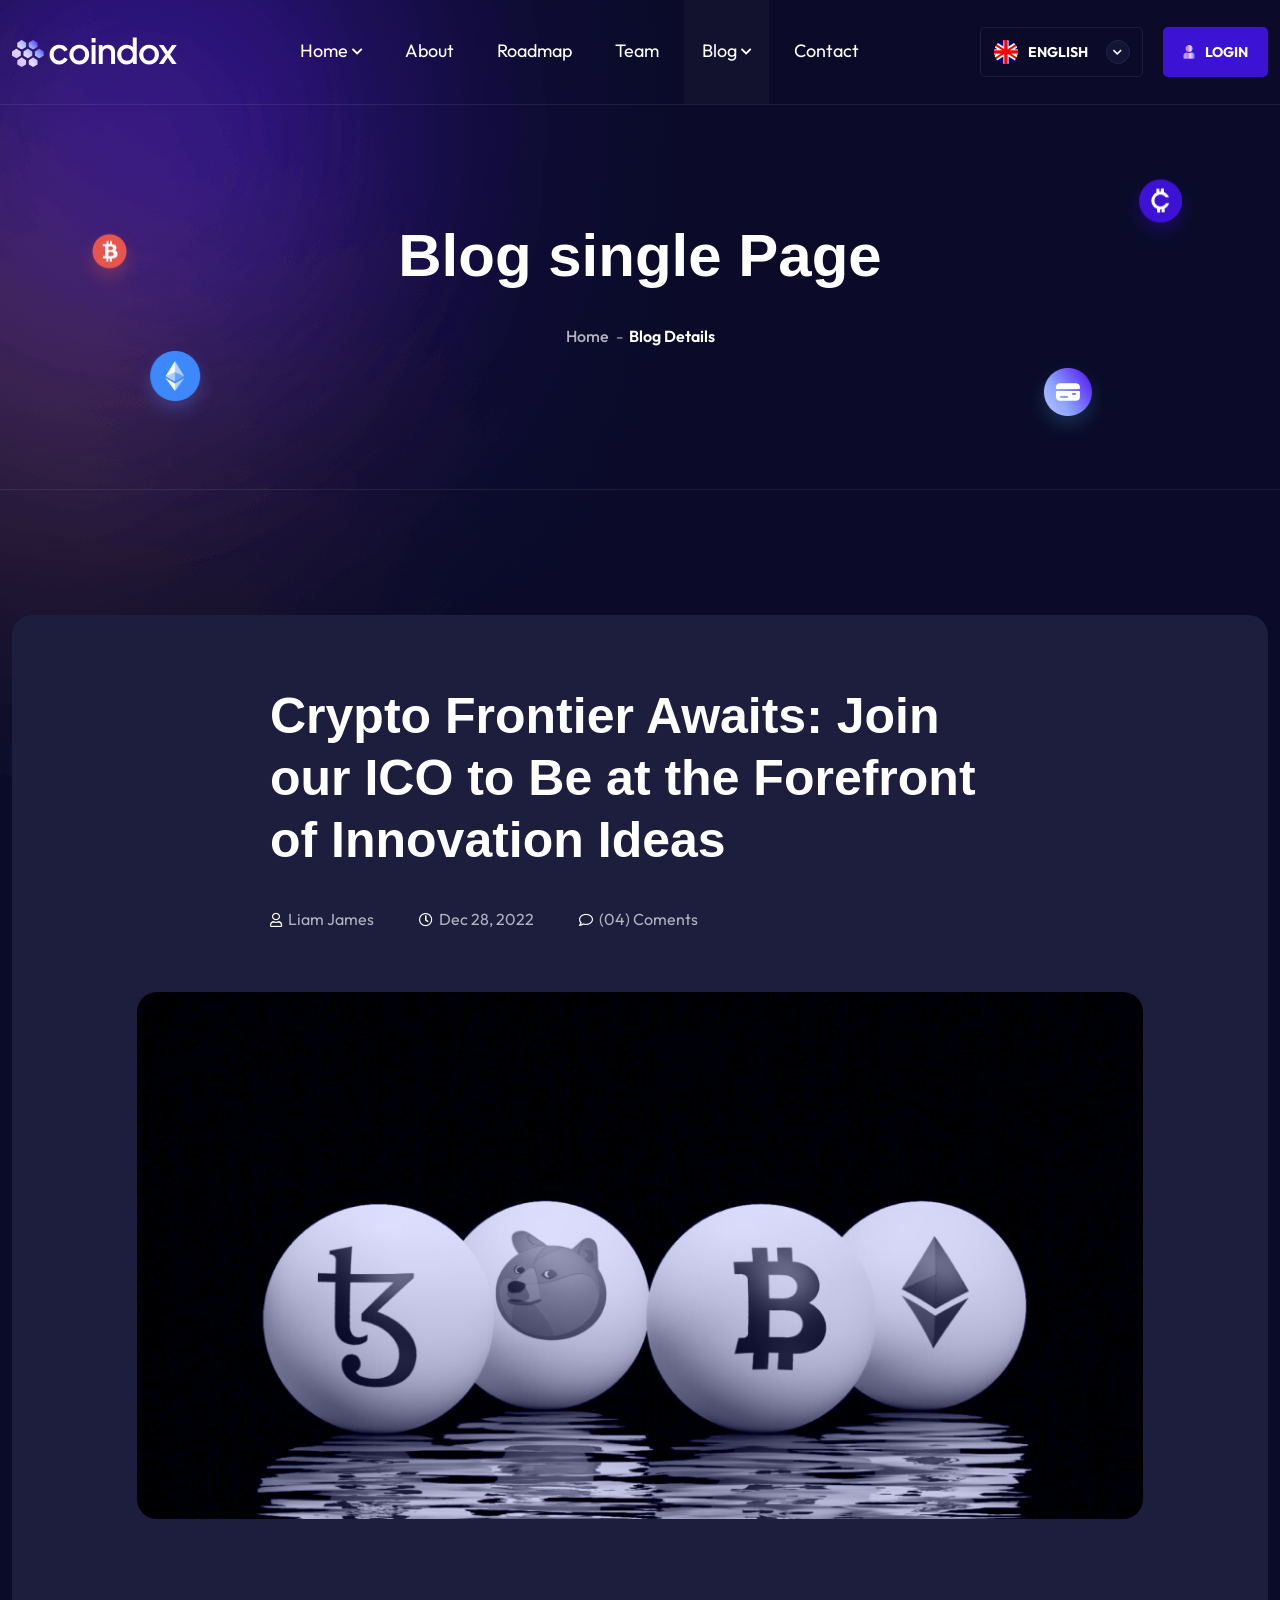
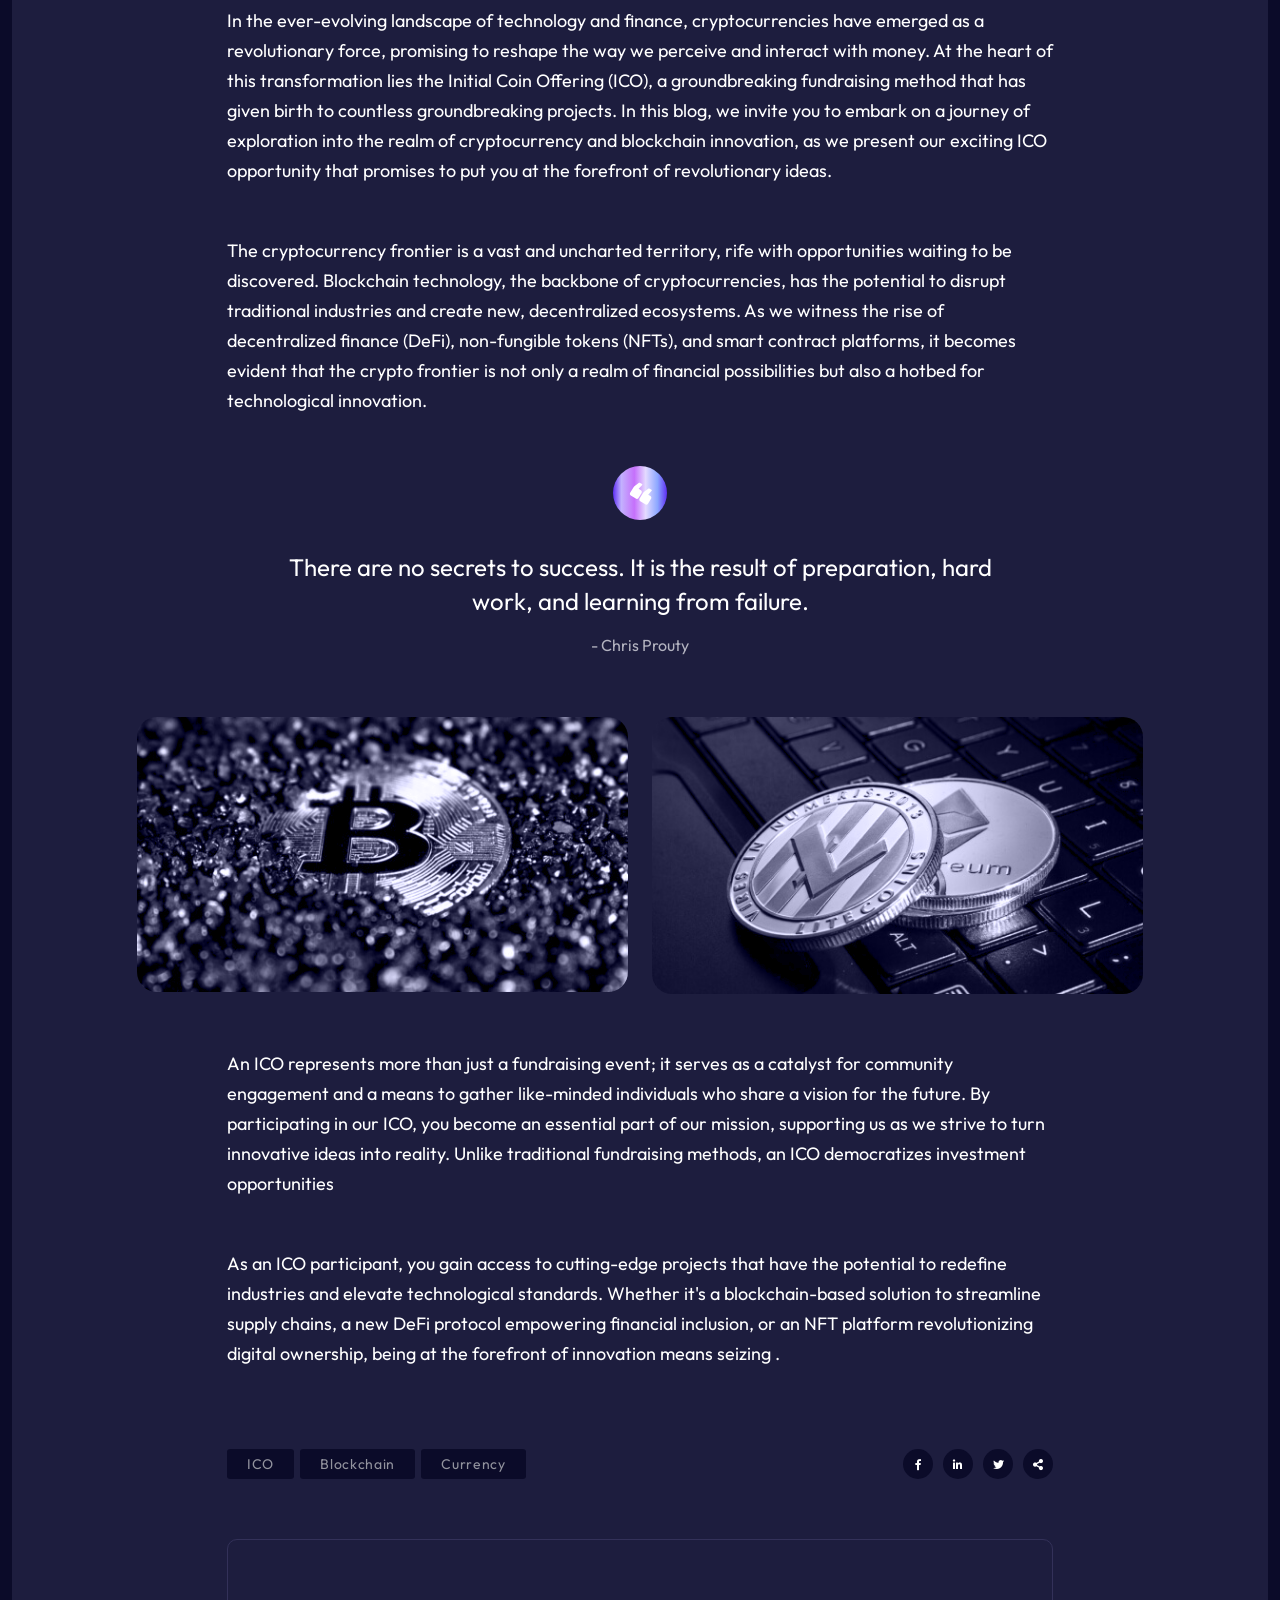
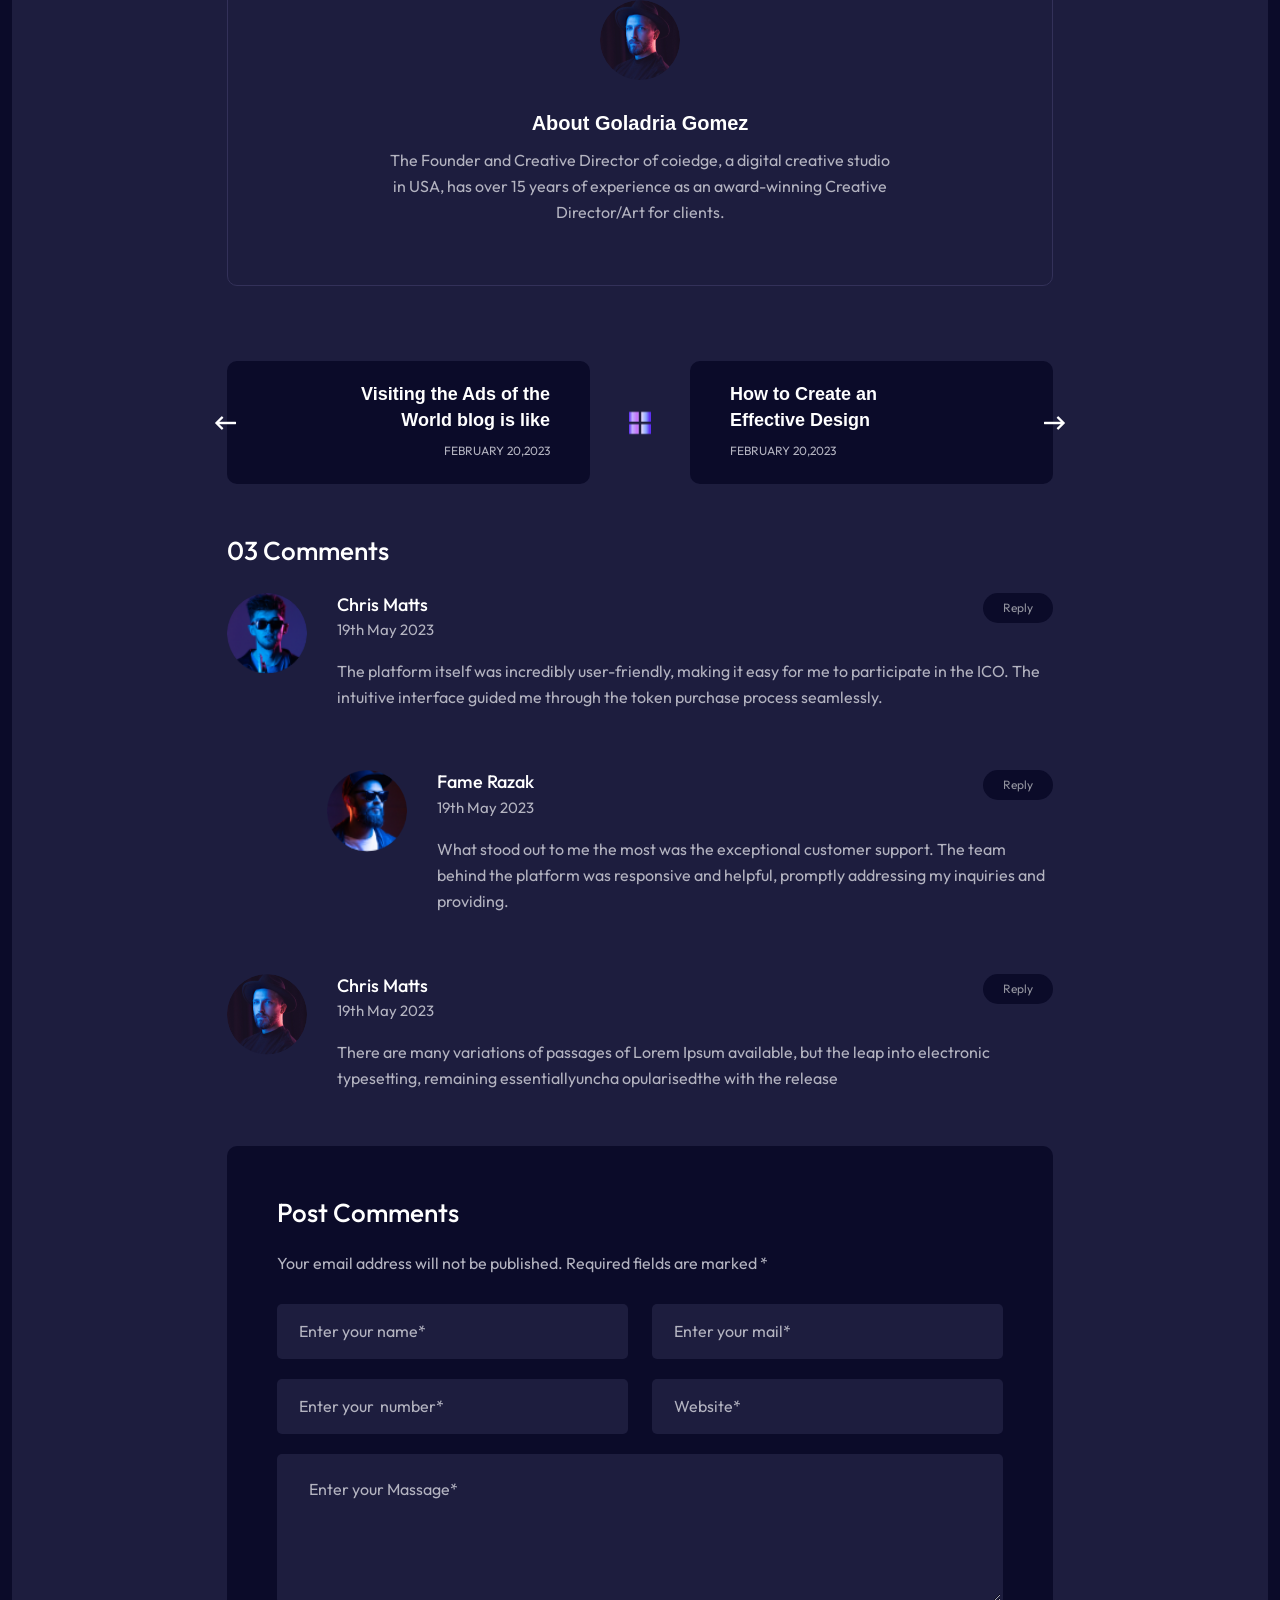
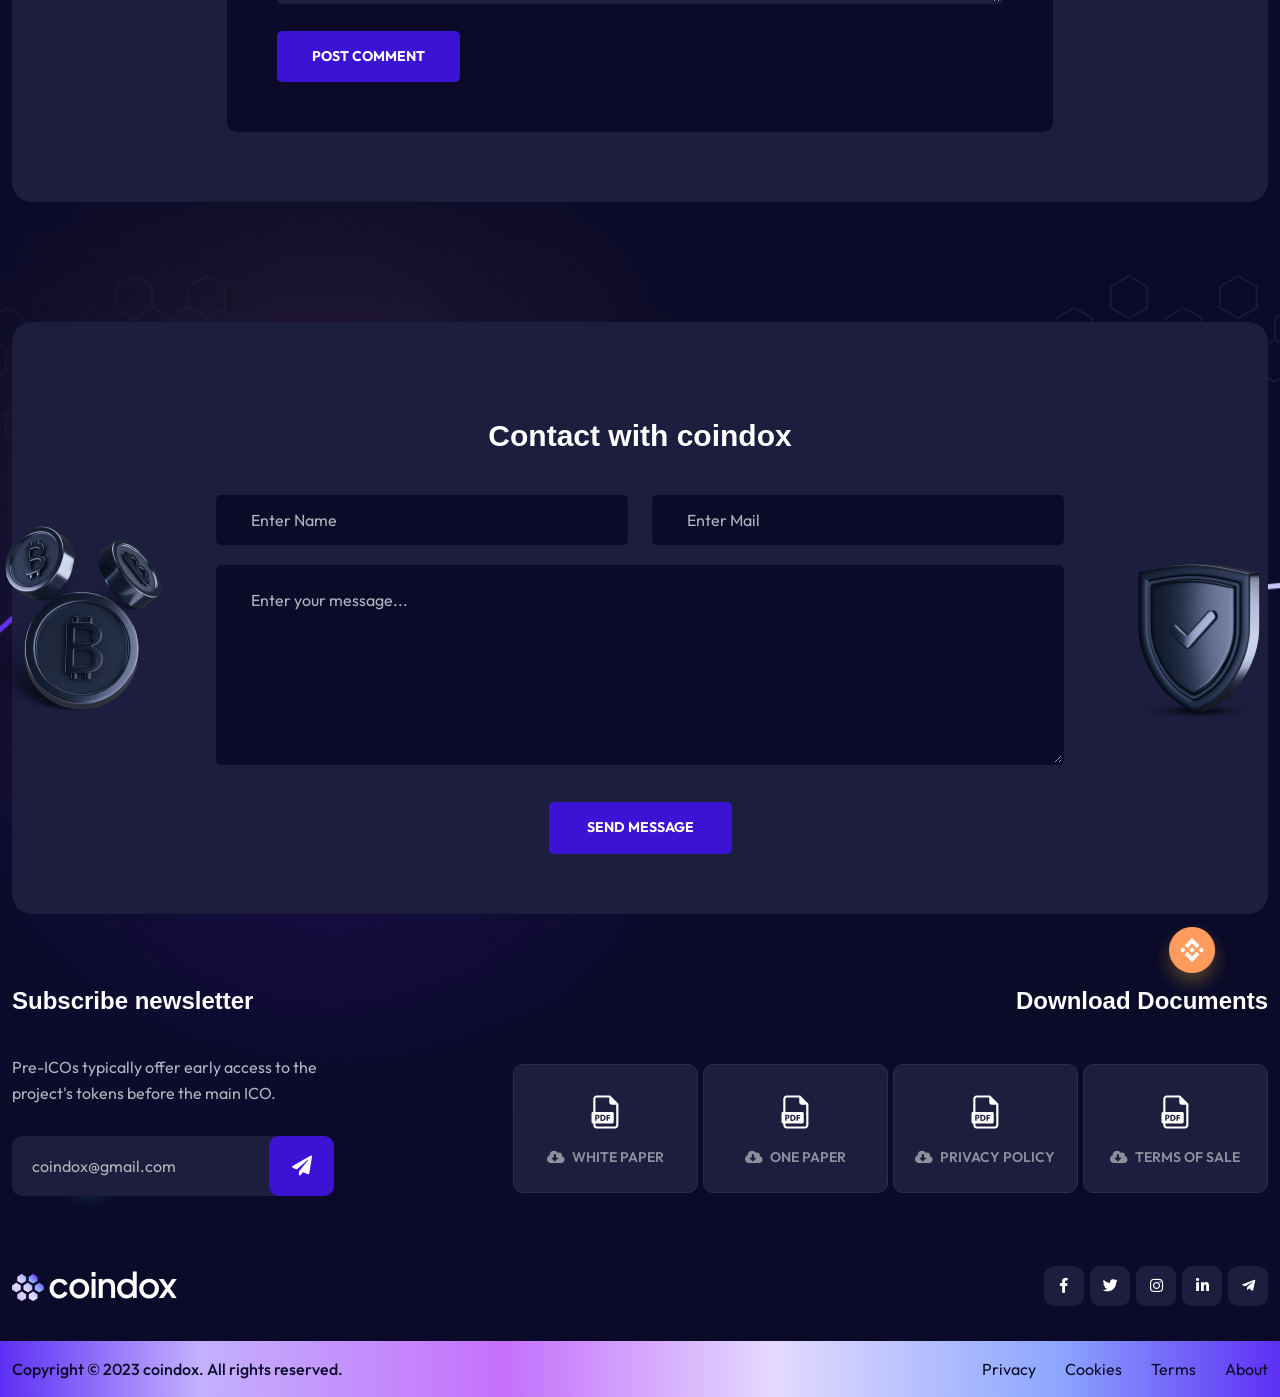
<file: blog-single.html>
<!doctype html>
<html lang="zxx">


<!-- Mirrored from html.xpressbuddy.com/coindox/blog-single.html by HTTrack Website Copier/3.x [XR&CO'2014], Mon, 08 Jul 2024 06:09:51 GMT -->
<head>

    <!--========= Required meta tags =========-->
    <meta charset="utf-8">
    <meta http-equiv="x-ua-compatible" content="ie=edge">
    <meta name="description" content="">
    <meta name="viewport" content="width=device-width, initial-scale=1, shrink-to-fit=no">

    <title>Coindox - ICO & Crypto Landing HTML Template</title>

    <link rel="shortcut icon" href="assets/img/favicon.png" type="images/x-icon"/>

    <!-- css include -->
    <link rel="stylesheet" href="assets/css/bootstrap.min.css">
    <link rel="stylesheet" href="assets/css/fontawesome.css">
    <link rel="stylesheet" href="assets/css/animate.css">
    <link rel="stylesheet" href="assets/css/metisMenu.css">
    <link rel="stylesheet" href="assets/css/magnific-popup.css">
    <link rel="stylesheet" href="assets/css/main.css">
</head>

<body>

    <div id="xb-loadding">
        <div class="honeycomb">
            <div></div>
            <div></div>
            <div></div>
            <div></div>
            <div></div>
            <div></div>
            <div></div>
        </div>
    </div>
    
    <div class="progress-wrap">
        <svg class="progress-circle svg-content" width="100%" height="100%" viewBox="-1 -1 102 102">
            <path d="M50,1 a49,49 0 0,1 0,98 a49,49 0 0,1 0,-98"/>
        </svg>
    </div>

    <div class="body_wrap">
        
        <!-- header start -->
        <header class="site-header header--transparent ico-header">
            <div class="header__main-wrap stricky">
                <div class="container mxw_1640">
                    <div class="header__main ul_li_between">
                        <div class="header__left ul_li">
                            <div class="header__logo">
                                <a href="index.html"><img src="assets/img/logo/logo.svg" alt=""></a>
                            </div>
                        </div>
                        <div class="main-menu__wrap ul_li navbar navbar-expand-xl">
                            <nav class="main-menu collapse navbar-collapse">
                                <ul>
                                    <li class="menu-item-has-children has-mega-menu"><a href="index.html">Home</a>
                                        <ul class="submenu mega-menu">
                                            <li>
                                                <div class="mega-menu-content mxw_1505">
                                                    <div class="row">
                                                        <div class="col col-md-3">
                                                            <div class="demo-pic">
                                                                <a href="index.html">
                                                                    <img src="assets/img/demo/demo-1.jpg" alt="">
                                                                </a>
                                                            </div>
                                                            <h3>Blockchain</h3>
                                                        </div>
                                                        <div class="col col-md-3">
                                                            <div class="demo-pic">
                                                                <a href="home-2.html">
                                                                    <img src="assets/img/demo/demo-2.jpg" alt="">
                                                                </a>
                                                            </div>
                                                            <h3>Bitcoin Mining</h3>
                                                        </div>
                                                        <div class="col col-md-3">
                                                            <div class="demo-pic">
                                                                <a href="home-3.html">
                                                                    <img src="assets/img/demo/demo-3.jpg" alt="">
                                                                </a>
                                                            </div>
                                                            <h3>ICO</h3>
                                                        </div>
                                                        <div class="col col-md-3">
                                                            <div class="demo-pic coming-soon">
                                                                <img src="assets/img/demo/coming-soon.jpg" alt="">
                                                            </div>
                                                            <h3>Coming Soon</h3>
                                                        </div>
                                                    </div>
                                                </div>
                                            </li>
                                        </ul>
                                    </li>
                                    <li><a class="scrollspy-btn" href="home-3.html#about">about</a></li>
                                    <li><a class="scrollspy-btn" href="home-3.html#roadmap">Roadmap</a></li>
                                    <li><a class="scrollspy-btn" href="home-3.html#team">Team</a></li>
                                    <li class="menu-item-has-children active">
                                        <a href="#!">Blog</a>
                                        <ul class="submenu">
                                            <li><a href="blog.html">Blog</a></li>
                                            <li class="active"><a href="blog-single.html">Blog Details</a></li>
                                        </ul>
                                    </li>
                                    <li><a href="contact.html">Contact</a></li>
                                </ul>
                            </nav>
                        </div>
                        <div class="header__action ul_li">
                            <div class="d-xl-none">
                                <a class="header__bar hamburger_menu" href="javascript:void(0);">
                                    <div class="header__bar-icon">
                                        <span></span>
                                        <span></span>
                                        <span></span>
                                        <span></span>
                                    </div>
                                </a>
                            </div>
                            <div class="header__language">
                                <div class="dropdown">
                                    <button class="dropdown-toggle" type="button" id="dropdownMenuButton1" data-bs-toggle="dropdown" aria-haspopup="true" aria-expanded="false">
                                        <img src="assets/img/icon/us_flag.png" alt="">ENGLISH <i class="fas fa-chevron-down"></i>
                                    </button>
                                    <div class="dropdown-menu" aria-labelledby="dropdownMenuButton1">
                                        <a class="dropdown-item" href="index.html"><img src="assets/img/icon/chn_flag.png" alt="">China</a>
                                        <a class="dropdown-item" href="index.html"><img src="assets/img/icon/rsa_flag.png" alt="">Russia</a>
                                        <a class="dropdown-item" href="index.html"><img src="assets/img/icon/in_flag.png" alt="">India</a>
                                    </div>
                                </div>
                            </div>
                            <div class="header__account">
                                <a href="#!"><i class="fas fa-user"></i>LOGIN</a>
                            </div>
                        </div>
                    </div>
                </div>
            </div>
        </header>
        <!-- header end -->

        <!-- slide bar start -->
		 <aside class="slide-bar">
            <div class="close-mobile-menu">
                <a class="tx-close" href="javascript:void(0);"></a>
            </div>

            <!-- side-mobile-menu start -->
            <nav class="side-mobile-menu">
                <a class="header__logo mb-30" href="#!">
                    <img src="assets/img/logo/logo.svg" alt="">
                </a>
                <div class="header-mobile-search">
                    <form role="search" method="get" action="#"> 
                        <input type="text" placeholder="Search Keywords"> 
                        <button type="submit"><i class="ti-search"></i></button>
                    </form>
                </div>
                <ul id="mobile-menu-active">
                    <li class="dropdown"><a href="index.html">Home</a>
                        <ul class="sub-menu">
                            <li><a href="index.html"><span>Home Blockchain</span></a></li>
                            <li><a href="home-2.html"><span>Home Mining</span></a></li>
                            <li class="active"><a href="home-3.html"><span>Home ICO</span></a></li>
                        </ul>
                    </li>
                    <li><a class="scrollspy-btn" href="home-3.html#about">about</a></li>
                    <li><a class="scrollspy-btn" href="home-3.html#roadmap">Roadmap</a></li>
                    <li><a class="scrollspy-btn" href="home-3.html#team">Team</a></li>
                    <li class="dropdown">
                        <a href="#!">Blog</a>
                        <ul class="sub-menu">
                            <li><a href="blog.html">Blog</a></li>
                            <li><a href="blog-single.html">Blog Details</a></li>
                        </ul>
                    </li>
                    <li><a href="contact.html">Get in touch</a></li>
                </ul>
                
            </nav>
            <!-- side-mobile-menu end -->
        </aside>

        <div class="body-overlay"></div>
        <!-- slide bar end -->

       <main>
            
            <!-- breadcrumb start -->
            <section class="breadcrumb pos-rel">
                <div class="container">
                    <div class="breadcrumb__content">
                        <h2 class="breadcrumb__title">Blog single Page</h2>
                        <ul class="bread-crumb clearfix ul_li_center">
                            <li class="breadcrumb-item"><a href="index.html">Home</a></li>
                            <li class="breadcrumb-item">Blog Details</li>
                        </ul>
                    </div>
                </div>
                <div class="breadcrumb__shape">
                    <img src="assets/img/shape/b_shape1.png" alt="">
                </div>
                <div class="breadcrumb__icon">
                    <div class="icon icon--1">
                        <div data-parallax='{"y" : 80}'>
                            <img src="assets/img/icon/bi_01.png" alt="">
                        </div>
                    </div>
                    <div class="icon icon--2">
                        <div data-parallax='{"x" : -90}'>
                            <img src="assets/img/icon/bi_02.png" alt="">
                        </div>
                    </div>
                    <div class="icon icon--3">
                        <div data-parallax='{"y" : -80}'>
                            <img src="assets/img/icon/bi_03.png" alt="">
                        </div>
                    </div>
                    <div class="icon icon--4">
                        <div data-parallax='{"x" : 90}'>
                            <img src="assets/img/icon/bi_04.png" alt="">
                        </div>
                    </div>
                </div>
            </section>
            <!-- breadcrumb end -->
        
            <!-- blog start -->
            <section class="blog-single pt-125 pb-120">
                <div class="container">
                    <div class="row justify-content-center">
                        <div class="col-lg-12">
                            <div class="blog-single__wrap">
                                <div class="blog-single__top">
                                    <h2 class="blog-single__title">Crypto Frontier Awaits: Join our ICO to Be at the Forefront of Innovation Ideas</h2>
                                    <ul class="blog__meta ul_li mb-30">
                                        <li><a href="#!"><i class="far fa-user"></i>Liam James</a></li>
                                        <li><i class="far fa-clock"></i>Dec 28, 2022</li>
                                        <li><a href="#!"><i class="far fa-comment"></i>(04) Coments</a></li>
                                    </ul>
                                </div>
                                <div class="blog-single__thumb">
                                    <img src="assets/img/blog/img_05.jpg" alt="">
                                    
                                </div>
                                <div class="blog-single__content mt-10">
                                    
                                    <p>In the ever-evolving landscape of technology and finance, cryptocurrencies have emerged as a revolutionary force, promising to reshape the way we perceive and interact with money. At the heart of this transformation lies the Initial Coin Offering (ICO), a groundbreaking fundraising method that has given birth to countless groundbreaking projects. In this blog, we invite you to embark on a journey of exploration into the realm of cryptocurrency and blockchain innovation, as we present our exciting ICO opportunity that promises to put you at the forefront of revolutionary ideas.</p>
                                    <p>The cryptocurrency frontier is a vast and uncharted territory, rife with opportunities waiting to be discovered. Blockchain technology, the backbone of cryptocurrencies, has the potential to disrupt traditional industries and create new, decentralized ecosystems. As we witness the rise of decentralized finance (DeFi), non-fungible tokens (NFTs), and smart contract platforms, it becomes evident that the crypto frontier is not only a realm of financial possibilities but also a hotbed for technological innovation.</p>
                                    <div class="mt-50">
                                        <blockquote class="text-center">
                                            <div class="icon">
                                                <img src="assets/img/icon/quote.svg" alt="">
                                            </div>
                                            There are no secrets to success. It is the result of preparation, hard work, and learning from failure.  
                                            <span>- Chris Prouty</span>
                                        </blockquote>
                                    </div>
                                    <div class="blog-single__images mt-55">
                                        <div class="row mt-none-20">
                                            <div class="col-lg-6 col-md-6 mt-20">
                                                <img src="assets/img/blog/img_06.jpg" alt="">
                                            </div>
                                            <div class="col-lg-6 col-md-6 mt-20">
                                                <img src="assets/img/blog/img_07.jpg" alt="">
                                            </div>
                                        </div>    
                                    </div>
                                    <p>An ICO represents more than just a fundraising event; it serves as a catalyst for community engagement and a means to gather like-minded individuals who share a vision for the future. By participating in our ICO, you become an essential part of our mission, supporting us as we strive to turn innovative ideas into reality. Unlike traditional fundraising methods, an ICO democratizes investment opportunities</p>
                                    <p>As an ICO participant, you gain access to cutting-edge projects that have the potential to redefine industries and elevate technological standards. Whether it's a blockchain-based solution to streamline supply chains, a new DeFi protocol empowering financial inclusion, or an NFT platform revolutionizing digital ownership, being at the forefront of innovation means seizing .</p>
                                </div>
                                <div class="post-footer">
                                    <div class="post-tags-share ul_li_between mt-60 mb-60">
                                        <div class="tags ul_li mt-10">
                                            <ul class="list-unstyled ul_li">
                                                <li><a href="#!">ICO</a></li>
                                                <li><a href="#!">Blockchain</a></li>
                                                <li><a href="#!">Currency</a></li>
                                            </ul>
                                        </div>
                                        <div class="social-share ul_li mt-10">
                                            <ul class="ul_li">
                                                <li><a href="#!"><i class="fab fa-facebook-f"></i></a></li>
                                                <li><a href="#!"><i class="fab fa-linkedin-in"></i></a></li>
                                                <li><a href="#!"><i class="fab fa-twitter"></i></a></li>
                                                <li><a href="#!"><i class="fas fa-share-alt"></i></a></li>
                                            </ul>
                                        </div>
                                    </div>
                                   <div class="post-author">
                                        <div class="post-author__avatar">
                                            <img src="assets/img/avatar/avatar1.png" alt="">
                                        </div>
                                        <h5>About Goladria Gomez</h5>
                                        <p>The Founder and Creative Director of coiedge, a digital creative studio in USA, has over 15 years of experience as an award-winning Creative Director/Art for clients.</p>
                                   </div>
                                   <div class="post-nav">
                                        <div class="post-nav__item post-left">
                                            <div class="post-nav__inner pos-rel">
                                                <h3 class="border-effect-2"><a href="blog-single.html">Visiting the Ads of the World blog is like</a></h3>
                                                <span>FEBRUARY 20,2023</span>
                                                <div class="icon">
                                                    <i class="far fa-long-arrow-left"></i>
                                                </div>
                                                <a class="link" href="blog-single.html"></a>
                                            </div>
                                        </div>
                                        <div class="post-nav__item post-right">
                                            <div class="post-nav__inner pos-rel">
                                                <h3 class="border-effect-2"><a href="blog-single.html">How to Create an Effective Design </a></h3>
                                                <span>FEBRUARY 20,2023</span>
                                                <div class="icon">
                                                    <i class="far fa-long-arrow-right"></i>
                                                </div>
                                                <a class="link" href="blog-single.html"></a>
                                            </div>
                                        </div>
                                        <div class="grid_icon">
                                            <a href="blog.html"><img src="assets/img/icon/grid_icon.png" alt=""></a>
                                        </div>
                                   </div>
                                   <div class="row mt-50">
                                        <div class="col-xl-12">
                                            <div class="post-comments">
                                                <h2 class="title mb-25">03 Comments</h2>
                                                <div class="latest__comments">
                                                    <ul class="list-unstyled mb-0">
                                                        <li>
                                                            <div class="comments-box">
                                                                <div class="comments-avatar">
                                                                    <img src="assets/img/avatar/avatar2.png" alt="">
                                                                </div>
                                                                <div class="comments-text">
                                                                    <div class="avatar-name">
                                                                        <h5>Chris Matts</h5>
                                                                        <span>19th May 2023</span>
                                                                    </div>
                                                                    <p>The platform itself was incredibly user-friendly, making it easy for me to participate in the ICO. The intuitive interface guided me through the token purchase process seamlessly.</p>
                                                                </div>
                                                                <a class="reply" href="#0">Reply</a>
                                                            </div>
                                                        </li>
                                                        <li class="children">
                                                            <div class="comments-box">
                                                                <div class="comments-avatar">
                                                                    <img src="assets/img/avatar/avatar3.png" alt="">
                                                                </div>
                                                                <div class="comments-text">
                                                                    <div class="avatar-name">
                                                                        <h5>Fame Razak</h5>
                                                                        <span>19th May 2023</span>
                                                                    </div>
                                                                    <p>What stood out to me the most was the exceptional customer support. The team behind the platform was responsive and helpful, promptly addressing my inquiries and providing.</p>
                                                                </div>
                                                                <a class="reply" href="#0">Reply</a>
                                                            </div>
                                                        </li>
                                                        <li>
                                                            <div class="comments-box">
                                                                <div class="comments-avatar">
                                                                    <img src="assets/img/avatar/avatar1.png" alt="">
                                                                </div>
                                                                <div class="comments-text">
                                                                    <div class="avatar-name">
                                                                        <h5>Chris Matts</h5>
                                                                        <span>19th May 2023</span>
                                                                    </div>
                                                                    <p>There are many variations of passages of Lorem Ipsum available, but the leap into electronic typesetting, remaining
                                                                        essentiallyuncha opularisedthe with the release</p>
                                                                </div>
                                                                <a class="reply" href="#0">Reply</a>
                                                            </div>
                                                        </li>
                                                    </ul>
                                                </div>
                                            </div>
                                            <div class="comments-form">
                                                <h2 class="title">Post Comments</h2>
                                                <p>Your email address will not be published. Required fields are marked * </p>
                                                <form class="form" action="#">
                                                    <div class="row">
                                                        
                                                        <div class="col-lg-6">
                                                            <div class="field-item">
                                                                <input type="text" placeholder="Enter your name*">
                                                            </div>
                                                        </div>
                                                        <div class="col-lg-6">
                                                            <div class="field-item">
                                                                <input type="email" placeholder="Enter your mail*">
                                                            </div>
                                                        </div>
                                                        <div class="col-lg-6">
                                                            <div class="field-item">
                                                                <input type="text" placeholder="Enter your  number*">
                                                            </div>
                                                        </div>
                                                        <div class="col-lg-6">
                                                            <div class="field-item">
                                                                <input type="text" placeholder="Website*">
                                                            </div>
                                                        </div>
                                                        
                                                        <div class="col-12">
                                                            <div class="field-item">
                                                                <textarea name="comments" id="comments" cols="30" rows="10" placeholder="Enter your Massage*"></textarea>
                                                            </div>
                                                        </div>
                                                        <div class="col-12">
                                                            <div class="comments-form__btn">
                                                                <button class="thm-btn thm-btn--gradient" type="submit">Post comment</button>
                                                                
                                                            </div>
                                                        </div>
                                                    </div>
                                                </form>
                                            </div>
                                        </div>
                                    </div>
                                </div>
                            </div>
                        </div>
                    </div>
                </div>
            </section>
            <!-- blog end -->

            <!-- contact start -->
            <section class="ico-contact pos-rel">
                <div class="container">
                    <div class="ico-contact__wrap">
                        <h2 class="title">Contact with coindox</h2>
                        <form action="#!">
                            <div class="row">
                                <div class="col-lg-6">
                                    <input type="text" placeholder="Enter Name">
                                </div>
                                <div class="col-lg-6">
                                    <input type="email" placeholder="Enter Mail">
                                </div>
                                <div class="col-lg-12">
                                    <textarea name="message" id="message" cols="30" rows="10" placeholder="Enter your message..."></textarea>
                                </div>
                                <div class="ico-contact__btn text-center mt-10">
                                    <button class="thm-btn" type="submit">send message</button>
                                </div>
                            </div>

                        </form>
                        <div class="ico-contact__shape-img">
                            <div class="shape shape--1">
                                <img data-parallax='{"y" : -50}' src="assets/img/shape/c_shape1.png" alt="">
                            </div>
                            <div class="shape shape--2">
                                <img data-parallax='{"y" : 60}' src="assets/img/shape/c_shape2.png" alt="">
                            </div>
                        </div>
                    </div>
                </div>
                <div class="ico-contact__shape">
                    <div class="shape shape--1">
                        <img src="assets/img/shape/f_shape1.png" alt="">
                    </div>
                    <div class="shape shape--2">
                        <img src="assets/img/shape/f_shape2.png" alt="">
                    </div>
                    <div class="shape shape--3">
                        <img src="assets/img/shape/f_shape3.png" alt="">
                    </div>
                </div>
            </section>
            <!-- contact end -->
       </main>

        <!-- footer start -->
        <footer class="site-footer footer__ico pos-rel" data-background="assets/img/bg/footer_bg.png">
            <div class="container">
                <div class="row mt-none-30">
                    <div class="col-lg-4 mt-30">
                        <div class="footer__widget footer__subscribe">
                            <h2>Subscribe newsletter</h2>
                            <p>Pre-ICOs typically offer early access to the <br> project's tokens before the main ICO.</p>
                            <form action="#">
                                <input type="text" placeholder="coindox@gmail.com">
                                <button><i class="fas fa-paper-plane"></i></button>
                            </form>
                        </div>
                    </div>
                    <div class="col-lg-8 mt-30">
                        <div class="footer__widget text-lg-end">
                            <h2>Download Documents</h2>
                            <div class="footer__document ul_li_right">
                                <a href="#!" class="footer__document-item text-center">
                                    <div class="icon">
                                        <img src="assets/img/icon/pdf.svg" alt="">
                                    </div>
                                    <span class="title"><i class="fas fa-cloud-download-alt"></i>white paper</span>
                                </a>
                                <a href="#!" class="footer__document-item text-center">
                                    <div class="icon">
                                        <img src="assets/img/icon/pdf.svg" alt="">
                                    </div>
                                    <span class="title"><i class="fas fa-cloud-download-alt"></i>one paper</span>
                                </a>
                                <a href="#!" class="footer__document-item text-center">
                                    <div class="icon">
                                        <img src="assets/img/icon/pdf.svg" alt="">
                                    </div>
                                    <span class="title"><i class="fas fa-cloud-download-alt"></i>privacy policy</span>
                                </a>
                                <a href="#!" class="footer__document-item text-center">
                                    <div class="icon">
                                        <img src="assets/img/icon/pdf.svg" alt="">
                                    </div>
                                    <span class="title"><i class="fas fa-cloud-download-alt"></i>terms of sale</span>
                                </a>
                            </div>
                        </div>
                    </div>
                </div>
                <div class="footer__bottom ul_li_between mt-50">
                    <div class="footer__logo mt-20">
                        <a href="index.html"><img src="assets/img/logo/logo.svg" alt=""></a>
                    </div>
                    <ul class="footer__social ul_li mt-20">
                        <li><a href="#!"><i class="fab fa-facebook-f"></i></a></li>
                        <li><a href="#!"><i class="fab fa-twitter"></i></a></li>
                        <li><a href="#!"><i class="fab fa-instagram"></i></a></li>
                        <li><a href="#!"><i class="fab fa-linkedin-in"></i></a></li>
                        <li><a href="#!"><i class="fab fa-telegram-plane"></i></a></li>
                    </ul>
                </div>
            </div>
            <div class="footer__copyright mt-35">
                <div class="container">
                    <div class="footer__copyright-inner ul_li_between">
                        <div class="footer__copyright-text mt-15">
                            Copyright © 2023 coindox. All rights reserved.
                        </div>
                        <ul class="footer__links ul_li_right mt-15">
                            <li><a href="#!">Privacy</a></li>
                            <li><a href="#!">Cookies</a></li>
                            <li><a href="#!">Terms</a></li>
                            <li><a href="#!">About</a></li>
                        </ul>
                    </div>
                </div>
            </div>
            <div class="footer__icon-shape">
                <div class="icon icon--1">
                    <div data-parallax='{"x" : -80}'>
                        <img src="assets/img/shape/f_icon1.png" alt="">
                    </div>
                </div>
                <div class="icon icon--2">
                    <div data-parallax='{"x" : 80}'>
                        <img src="assets/img/shape/f_icon2.png" alt="">
                    </div>
                </div>
            </div>
        </footer>
        <!-- footer end -->

    </div>

    <!-- jquery include -->
    <script src="assets/js/jquery-3.5.1.min.js"></script>
    <script src="assets/js/bootstrap.bundle.min.js"></script>
    <script src="assets/js/wow.min.js"></script>
    <script src="assets/js/appear.js"></script>
    <script src="assets/js/jquery.magnific-popup.min.js"></script>
    <script src="assets/js/metisMenu.min.js"></script>
    <script src="assets/js/jquery.marquee.min.js"></script>
    <script src="assets/js/parallax-scroll.js"></script>
    <script src="assets/js/countdown.js"></script>
    <script src="assets/js/easing.min.js"></script>
    <script src="assets/js/scrollspy.js"></script>
    <script src="assets/js/main.js"></script>

    
</body>


<!-- Mirrored from html.xpressbuddy.com/coindox/blog-single.html by HTTrack Website Copier/3.x [XR&CO'2014], Mon, 08 Jul 2024 06:09:54 GMT -->
</html>
</file>
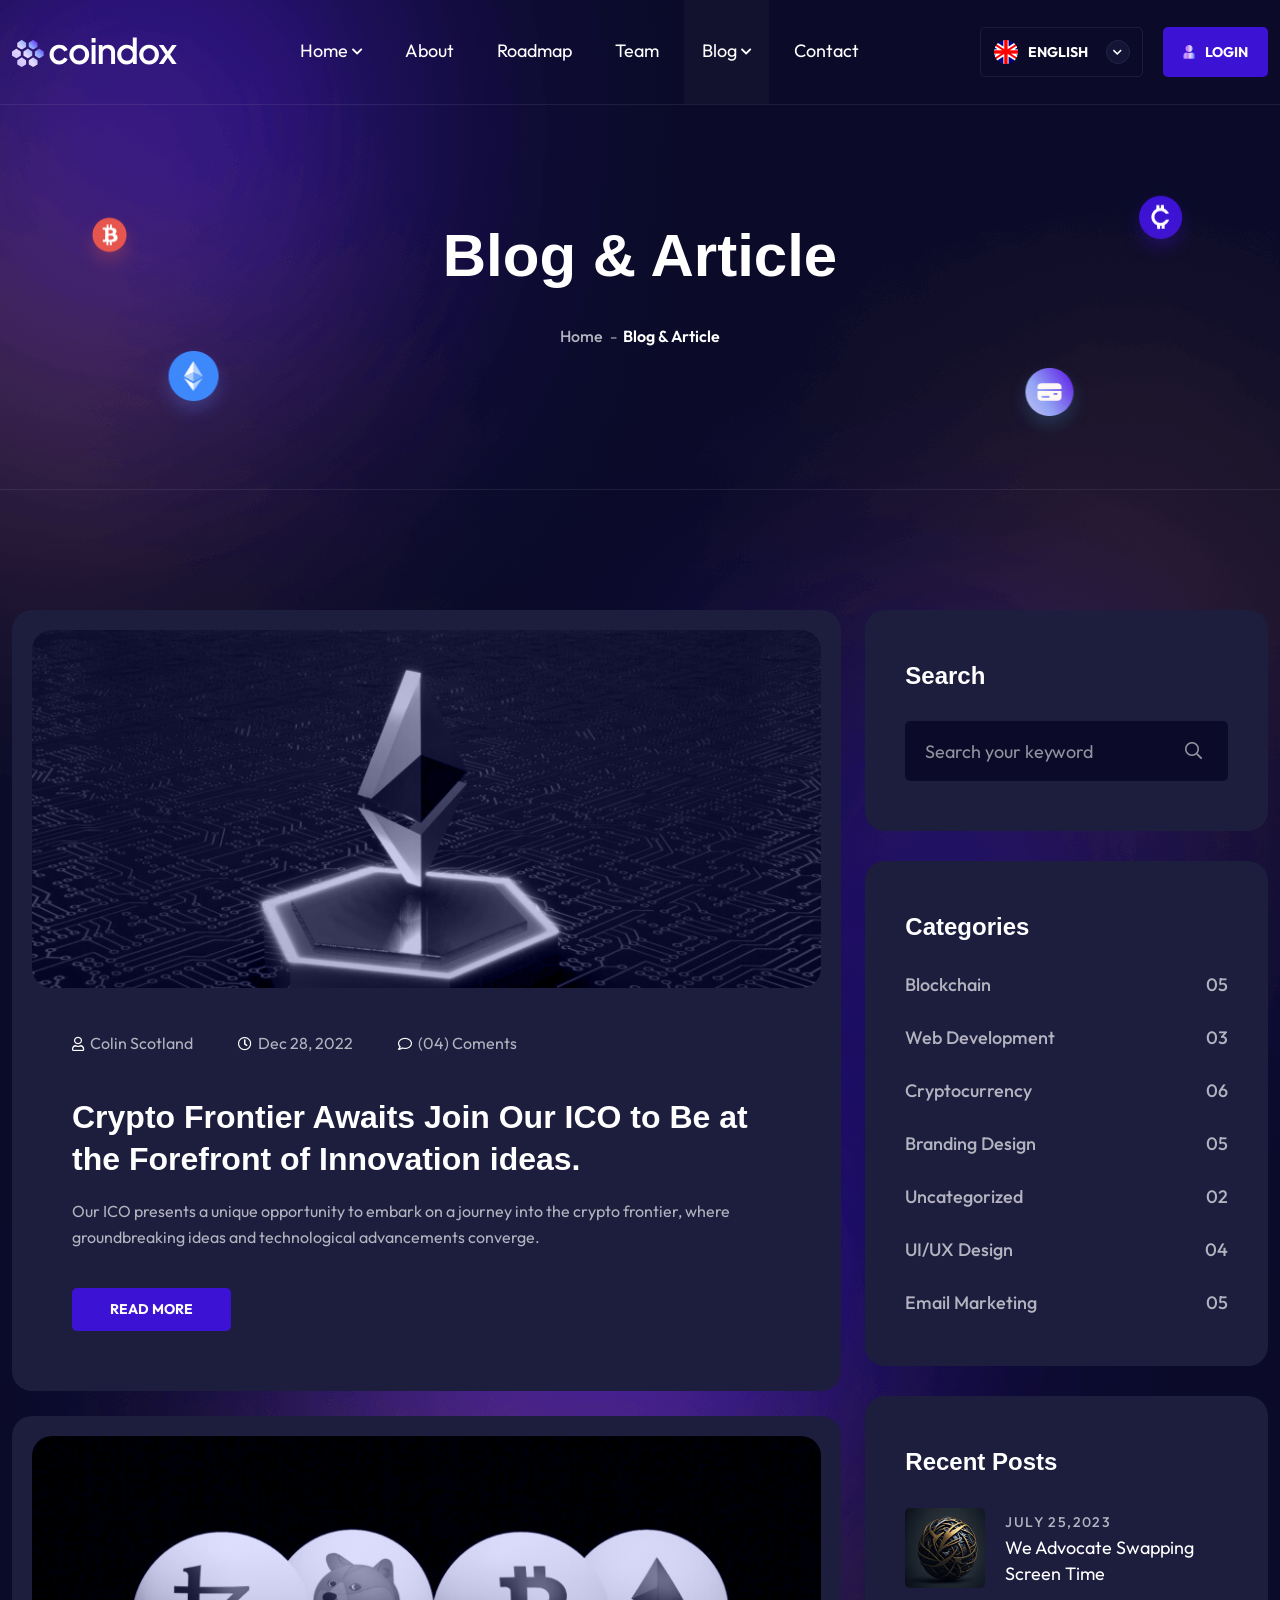
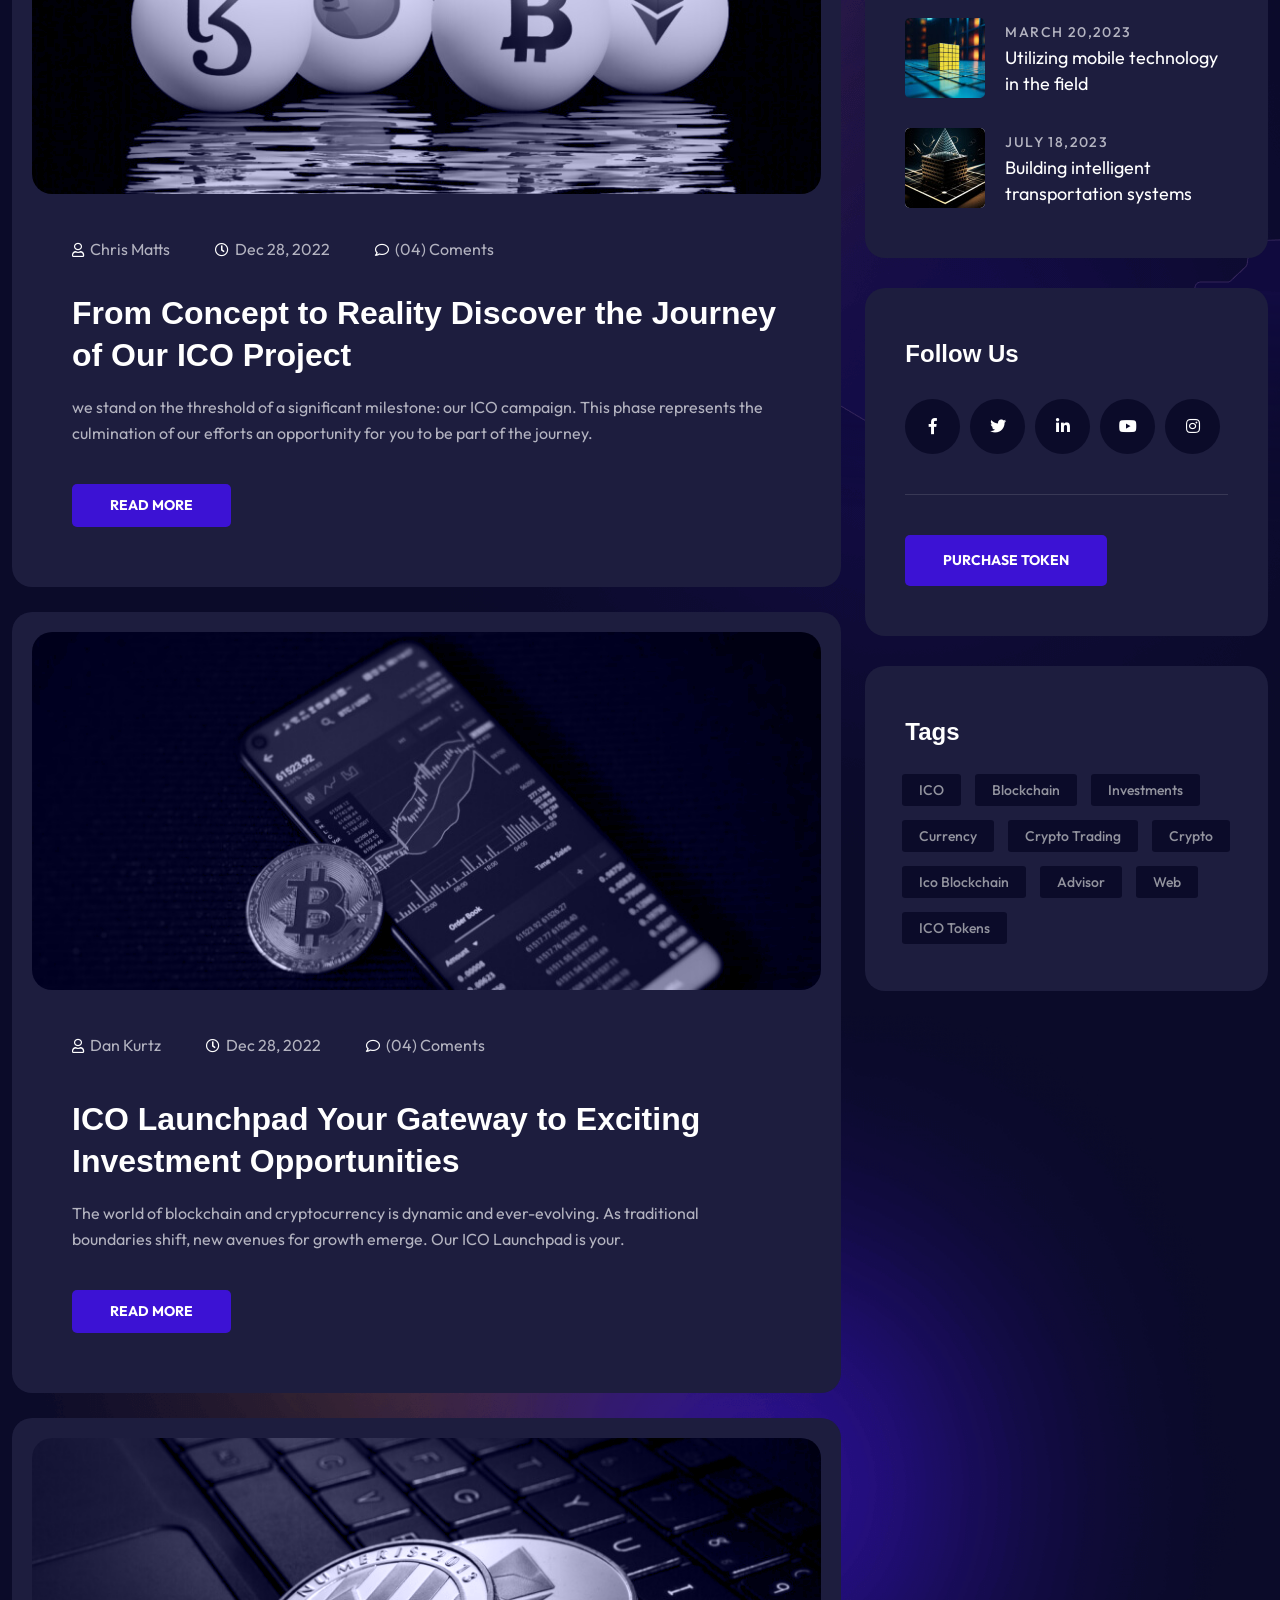
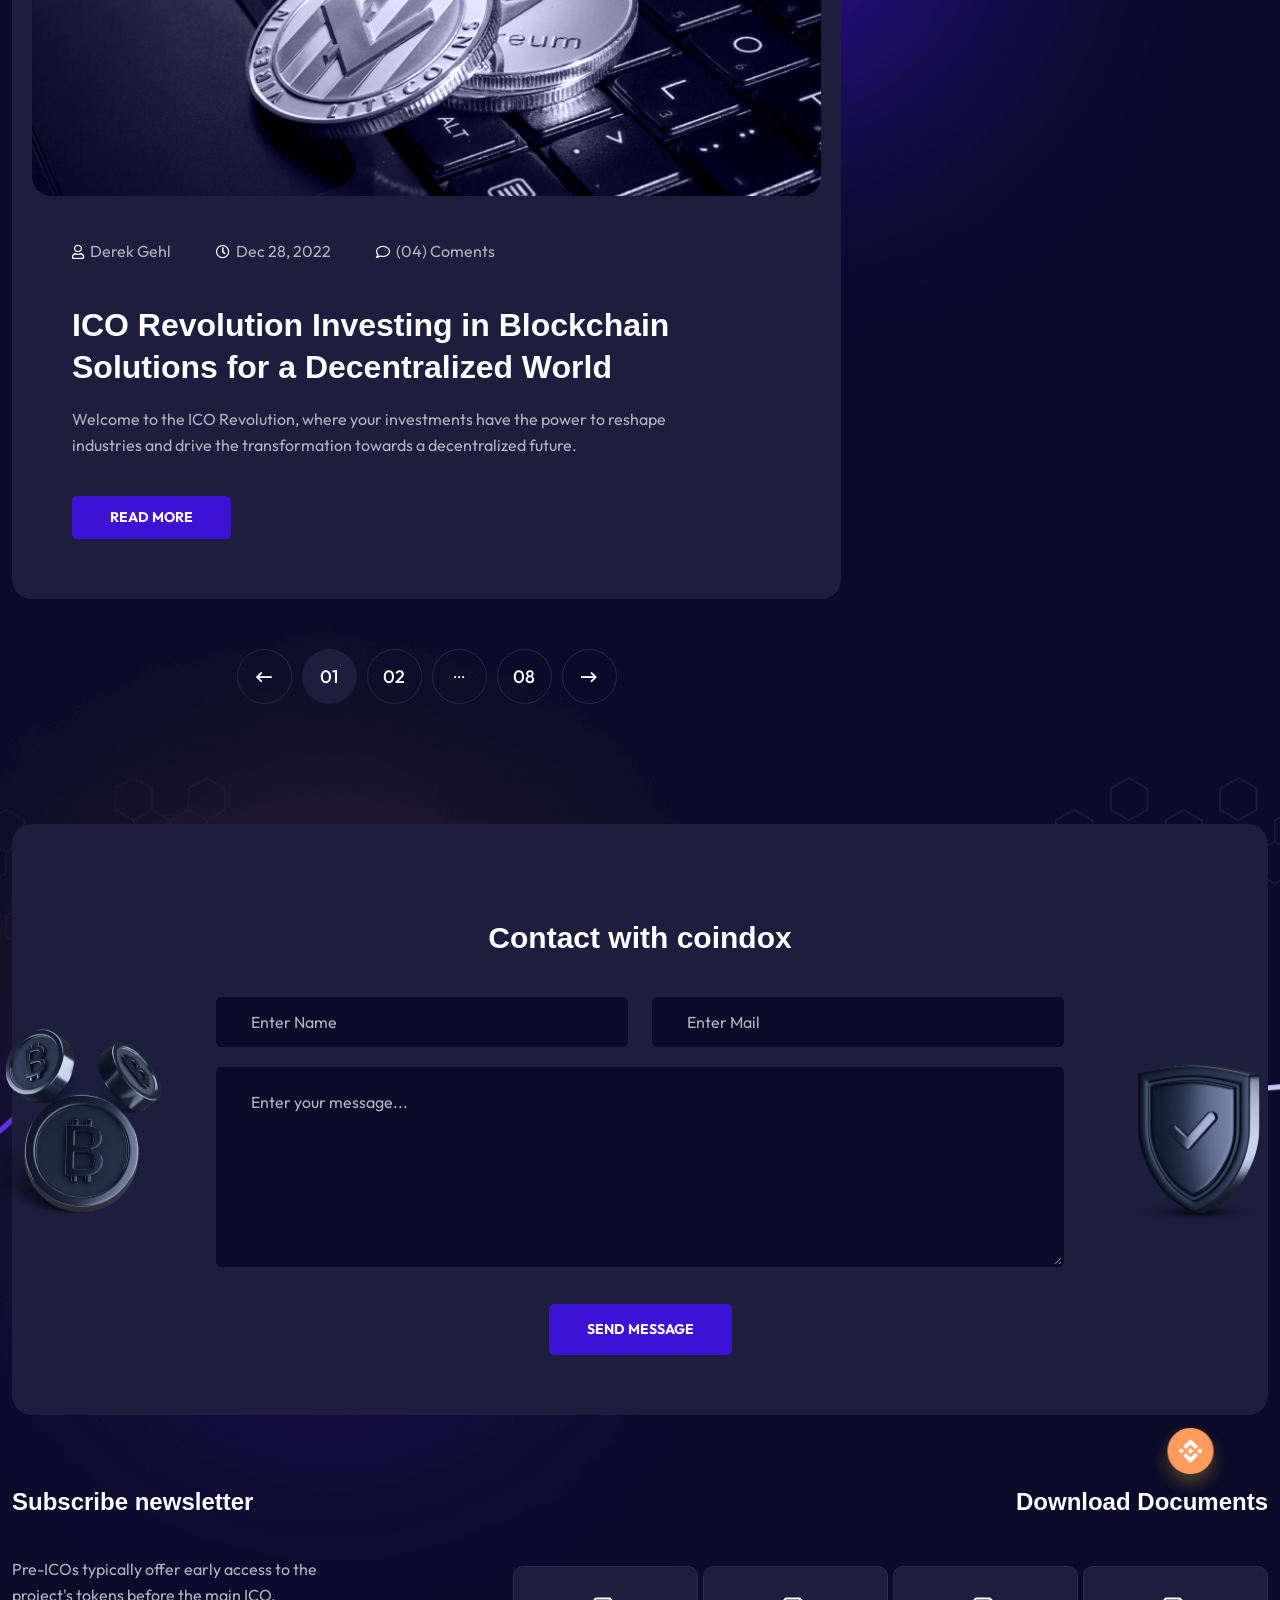
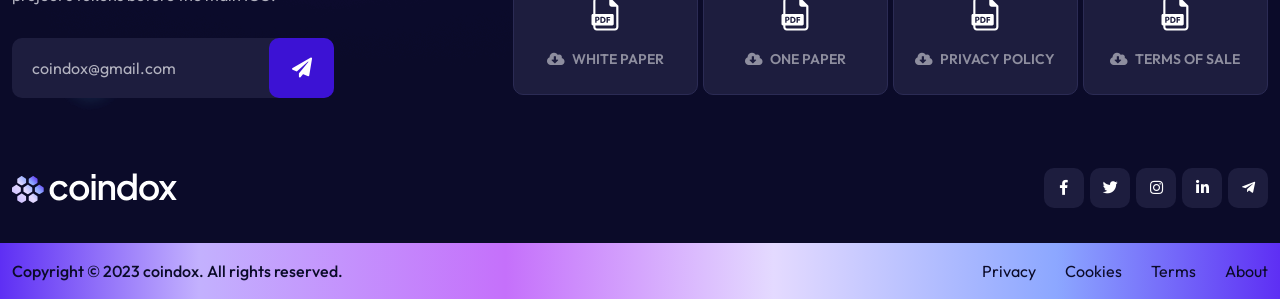
<file: blog.html>
<!doctype html>
<html lang="zxx">


<!-- Mirrored from html.xpressbuddy.com/coindox/blog.html by HTTrack Website Copier/3.x [XR&CO'2014], Mon, 08 Jul 2024 06:09:47 GMT -->
<head>

    <!--========= Required meta tags =========-->
    <meta charset="utf-8">
    <meta http-equiv="x-ua-compatible" content="ie=edge">
    <meta name="description" content="">
    <meta name="viewport" content="width=device-width, initial-scale=1, shrink-to-fit=no">

    <title>Coindox - ICO & Crypto Landing HTML Template</title>

    <link rel="shortcut icon" href="assets/img/favicon.png" type="images/x-icon"/>

    <!-- css include -->
    <link rel="stylesheet" href="assets/css/bootstrap.min.css">
    <link rel="stylesheet" href="assets/css/fontawesome.css">
    <link rel="stylesheet" href="assets/css/animate.css">
    <link rel="stylesheet" href="assets/css/metisMenu.css">
    <link rel="stylesheet" href="assets/css/magnific-popup.css">
    <link rel="stylesheet" href="assets/css/main.css">
</head>

<body>

    <div id="xb-loadding">
        <div class="honeycomb">
            <div></div>
            <div></div>
            <div></div>
            <div></div>
            <div></div>
            <div></div>
            <div></div>
        </div>
    </div>
    
    <div class="progress-wrap">
        <svg class="progress-circle svg-content" width="100%" height="100%" viewBox="-1 -1 102 102">
            <path d="M50,1 a49,49 0 0,1 0,98 a49,49 0 0,1 0,-98"/>
        </svg>
    </div>

    <div class="body_wrap">
        
        <!-- header start -->
        <header class="site-header header--transparent ico-header">
            <div class="header__main-wrap stricky">
                <div class="container mxw_1640">
                    <div class="header__main ul_li_between">
                        <div class="header__left ul_li">
                            <div class="header__logo">
                                <a href="index.html"><img src="assets/img/logo/logo.svg" alt=""></a>
                            </div>
                        </div>
                        <div class="main-menu__wrap ul_li navbar navbar-expand-xl">
                            <nav class="main-menu collapse navbar-collapse">
                                <ul>
                                    <li class="menu-item-has-children has-mega-menu"><a href="index.html">Home</a>
                                        <ul class="submenu mega-menu">
                                            <li>
                                                <div class="mega-menu-content mxw_1505">
                                                    <div class="row">
                                                        <div class="col col-md-3">
                                                            <div class="demo-pic">
                                                                <a href="index.html">
                                                                    <img src="assets/img/demo/demo-1.jpg" alt="">
                                                                </a>
                                                            </div>
                                                            <h3>Blockchain</h3>
                                                        </div>
                                                        <div class="col col-md-3">
                                                            <div class="demo-pic">
                                                                <a href="home-2.html">
                                                                    <img src="assets/img/demo/demo-2.jpg" alt="">
                                                                </a>
                                                            </div>
                                                            <h3>Bitcoin Mining</h3>
                                                        </div>
                                                        <div class="col col-md-3">
                                                            <div class="demo-pic">
                                                                <a href="home-3.html">
                                                                    <img src="assets/img/demo/demo-3.jpg" alt="">
                                                                </a>
                                                            </div>
                                                            <h3>ICO</h3>
                                                        </div>
                                                        <div class="col col-md-3">
                                                            <div class="demo-pic coming-soon">
                                                                <img src="assets/img/demo/coming-soon.jpg" alt="">
                                                            </div>
                                                            <h3>Coming Soon</h3>
                                                        </div>
                                                    </div>
                                                </div>
                                            </li>
                                        </ul>
                                    </li>
                                    <li><a class="scrollspy-btn" href="home-3.html#about">about</a></li>
                                    <li><a class="scrollspy-btn" href="home-3.html#roadmap">Roadmap</a></li>
                                    <li><a class="scrollspy-btn" href="home-3.html#team">Team</a></li>
                                    <li class="menu-item-has-children active">
                                        <a href="#!">Blog</a>
                                        <ul class="submenu">
                                            <li class="active"><a href="blog.html">Blog</a></li>
                                            <li><a href="blog-single.html">Blog Details</a></li>
                                        </ul>
                                    </li>
                                    <li><a href="contact.html">Contact</a></li>
                                </ul>
                            </nav>
                        </div>
                        <div class="header__action ul_li">
                            <div class="d-xl-none">
                                <a class="header__bar hamburger_menu" href="javascript:void(0);">
                                    <div class="header__bar-icon">
                                        <span></span>
                                        <span></span>
                                        <span></span>
                                        <span></span>
                                    </div>
                                </a>
                            </div>
                            <div class="header__language">
                                <div class="dropdown">
                                    <button class="dropdown-toggle" type="button" id="dropdownMenuButton1" data-bs-toggle="dropdown" aria-haspopup="true" aria-expanded="false">
                                        <img src="assets/img/icon/us_flag.png" alt="">ENGLISH <i class="fas fa-chevron-down"></i>
                                    </button>
                                    <div class="dropdown-menu" aria-labelledby="dropdownMenuButton1">
                                        <a class="dropdown-item" href="index.html"><img src="assets/img/icon/chn_flag.png" alt="">China</a>
                                        <a class="dropdown-item" href="index.html"><img src="assets/img/icon/rsa_flag.png" alt="">Russia</a>
                                        <a class="dropdown-item" href="index.html"><img src="assets/img/icon/in_flag.png" alt="">India</a>
                                    </div>
                                </div>
                            </div>
                            <div class="header__account">
                                <a href="#!"><i class="fas fa-user"></i>LOGIN</a>
                            </div>
                        </div>
                    </div>
                </div>
            </div>
        </header>
        <!-- header end -->

        <!-- slide bar start -->
		 <aside class="slide-bar">
            <div class="close-mobile-menu">
                <a class="tx-close" href="javascript:void(0);"></a>
            </div>

            <!-- side-mobile-menu start -->
            <nav class="side-mobile-menu">
                <a class="header__logo mb-30" href="#!">
                    <img src="assets/img/logo/logo.svg" alt="">
                </a>
                <div class="header-mobile-search">
                    <form role="search" method="get" action="#"> 
                        <input type="text" placeholder="Search Keywords"> 
                        <button type="submit"><i class="ti-search"></i></button>
                    </form>
                </div>
                <ul id="mobile-menu-active">
                    <li class="dropdown"><a href="index.html">Home</a>
                        <ul class="sub-menu">
                            <li><a href="index.html"><span>Home Blockchain</span></a></li>
                            <li><a href="home-2.html"><span>Home Mining</span></a></li>
                            <li class="active"><a href="home-3.html"><span>Home ICO</span></a></li>
                        </ul>
                    </li>
                    <li><a class="scrollspy-btn" href="home-3.html#about">about</a></li>
                    <li><a class="scrollspy-btn" href="home-3.html#roadmap">Roadmap</a></li>
                    <li><a class="scrollspy-btn" href="home-3.html#team">Team</a></li>
                    <li class="dropdown">
                        <a href="#!">Blog</a>
                        <ul class="sub-menu">
                            <li><a href="blog.html">Blog</a></li>
                            <li><a href="blog-single.html">Blog Details</a></li>
                        </ul>
                    </li>
                    <li><a href="contact.html">Get in touch</a></li>
                </ul>
                
            </nav>
            <!-- side-mobile-menu end -->
        </aside>

        <div class="body-overlay"></div>
        <!-- slide bar end -->

       <main>
            
            <!-- breadcrumb start -->
            <section class="breadcrumb pos-rel">
                <div class="container">
                    <div class="breadcrumb__content">
                        <h2 class="breadcrumb__title">Blog & Article</h2>
                        <ul class="bread-crumb clearfix ul_li_center">
                            <li class="breadcrumb-item"><a href="index.html">Home</a></li>
                            <li class="breadcrumb-item">Blog & Article</li>
                        </ul>
                    </div>
                </div>
                <div class="breadcrumb__shape">
                    <img src="assets/img/shape/b_shape1.png" alt="">
                </div>
                <div class="breadcrumb__icon">
                    <div class="icon icon--1">
                        <div data-parallax='{"y" : 80}'>
                            <img src="assets/img/icon/bi_01.png" alt="">
                        </div>
                    </div>
                    <div class="icon icon--2">
                        <div data-parallax='{"x" : -90}'>
                            <img src="assets/img/icon/bi_02.png" alt="">
                        </div>
                    </div>
                    <div class="icon icon--3">
                        <div data-parallax='{"y" : -80}'>
                            <img src="assets/img/icon/bi_03.png" alt="">
                        </div>
                    </div>
                    <div class="icon icon--4">
                        <div data-parallax='{"x" : 90}'>
                            <img src="assets/img/icon/bi_04.png" alt="">
                        </div>
                    </div>
                </div>
            </section>
            <!-- breadcrumb end -->
        
            <!-- blog start -->
            <section class="blog pt-120 pb-120">
                <div class="container">
                    <div class="row mt-none-30">
                        <div class="col-lg-8 mt-30">
                            <div class="blog-post-wrap mt-none-25">
                                <article class="blog__item mt-25">
                                    <a class="thumb" href="blog-single.html"><img src="assets/img/blog/img_01.jpg" alt=""></a>
                                    <div class="blog__inner">
                                        <ul class="blog__meta ul_li mb-30">
                                            <li><a href="#!"><i class="far fa-user"></i>Colin Scotland</a></li>
                                            <li><i class="far fa-clock"></i>Dec 28, 2022</li>
                                            <li><a href="#!"><i class="far fa-comment"></i>(04) Coments</a></li>
                                        </ul>
                                        <h2 class="title border_effect"><a href="blog-single.html">Crypto Frontier Awaits Join Our ICO to Be at the Forefront of Innovation ideas.</a></h2>
                                        <p>Our ICO presents a unique opportunity to embark on a journey into the crypto frontier, where groundbreaking ideas and technological advancements converge. </p>
                                        <a class="thm-btn" href="blog-single.html">Read MOre</a>
                                    </div>
                                </article>
                                <article class="blog__item mt-25">
                                    <a class="thumb" href="blog-single.html"><img src="assets/img/blog/img_02.jpg" alt=""></a>
                                    <div class="blog__inner">
                                        <ul class="blog__meta ul_li mb-20">
                                            <li><a href="#!"><i class="far fa-user"></i>Chris Matts</a></li>
                                            <li><i class="far fa-clock"></i>Dec 28, 2022</li>
                                            <li><a href="#!"><i class="far fa-comment"></i>(04) Coments</a></li>
                                        </ul>
                                        <h2 class="title border_effect"><a href="blog-single.html">From Concept to Reality Discover the Journey of Our ICO Project</a></h2>
                                        <p>we stand on the threshold of a significant milestone: our ICO campaign. This phase represents the culmination of our efforts an opportunity for you to be part of the journey.</p>
                                        <a class="thm-btn" href="blog-single.html">Read MOre</a>
                                    </div>
                                </article>
                                <article class="blog__item mt-25">
                                    <a class="thumb" href="blog-single.html"><img src="assets/img/blog/img_03.jpg" alt=""></a>
                                    <div class="blog__inner">
                                        <ul class="blog__meta ul_li mb-30">
                                            <li><a href="#!"><i class="far fa-user"></i>Dan Kurtz</a></li>
                                            <li><i class="far fa-clock"></i>Dec 28, 2022</li>
                                            <li><a href="#!"><i class="far fa-comment"></i>(04) Coments</a></li>
                                        </ul>
                                        <h2 class="title border_effect"><a href="blog-single.html">ICO Launchpad Your Gateway to Exciting Investment Opportunities</a></h2>
                                        <p>The world of blockchain and cryptocurrency is dynamic and ever-evolving. As traditional <br> boundaries shift, new avenues for growth emerge. Our ICO Launchpad is your.</p>
                                        <a class="thm-btn" href="blog-single.html">Read MOre</a>
                                    </div>
                                </article>
                                <article class="blog__item mt-25">
                                    <a class="thumb" href="blog-single.html"><img src="assets/img/blog/img_04.jpg" alt=""></a>
                                    <div class="blog__inner">
                                        <ul class="blog__meta ul_li mb-30">
                                            <li><a href="#!"><i class="far fa-user"></i>Derek Gehl</a></li>
                                            <li><i class="far fa-clock"></i>Dec 28, 2022</li>
                                            <li><a href="#!"><i class="far fa-comment"></i>(04) Coments</a></li>
                                        </ul>
                                        <h2 class="title border_effect"><a href="blog-single.html">ICO Revolution Investing in Blockchain  Solutions for a Decentralized World</a></h2>
                                        <p>Welcome to the ICO Revolution, where your investments have the power to reshape <br> industries and drive the transformation towards a decentralized future.</p>
                                        <a class="thm-btn" href="blog-single.html">Read MOre</a>
                                    </div>
                                </article>
                            </div>
                            <div class="pagination_wrap pt-50">
                                <ul>
                                    <li><a href="#"><i class="far fa-long-arrow-left"></i></a></li>
                                    <li><a href="#" class="current_page">01</a></li>
                                    <li><a href="#">02</a></li>
                                    <li><a href="#"><i class="fal fa-ellipsis-h"></i></a></li>
                                    <li><a href="#">08</a></li>
                                    <li><a href="#"><i class="far fa-long-arrow-right"></i></a></li>
                                </ul>
                            </div>
                        </div>
                        <div class="col-lg-4 mt-30">
                            <div class="sidebar-area mt-none-30">
                                <div class="widget mt-30">
                                    <h3 class="widget__title">Search</h3>
                                    <form class="widget__search" action="#!">
                                        <input type="text" placeholder="Search your keyword">
                                        <button><i class="far fa-search"></i></button>
                                    </form>
                                </div>
                                <div class="widget mt-30">
                                    <h3 class="widget__title">Categories</h3>
                                    <ul class="widget__category list-unstyled">
                                        <li><a href="#!">Blockchain <span>05</span></a></li>
                                        <li><a href="#!">Web Development <span>03</span></a></li>
                                        <li><a href="#!">Cryptocurrency <span>06</span></a></li>
                                        <li><a href="#!">Branding Design <span>05</span></a></li>
                                        <li><a href="#!">Uncategorized <span>02</span></a></li>
                                        <li><a href="#!">UI/UX Design <span>04</span></a></li>
                                        <li><a href="#!">Email Marketing <span>05</span></a></li>
                                    </ul>
                                </div>
                                <div class="widget mt-30">
                                    <h3 class="widget__title">Recent Posts</h3>
                                    <div class="widget__post">
                                        <div class="widget__post-item ul_li">
                                            <div class="post-thumb">
                                                <a href="blog-single.html"><img src="assets/img/blog/w_01.jpg" alt=""></a>
                                            </div>
                                            <div class="post-content">
                                                <span class="post-date">July 25,2023</span>
                                                <h4 class="post-title border-effect-2"><a href="blog-single.html">We Advocate Swapping Screen Time</a></h4>
                                            </div>
                                        </div>
                                        <div class="widget__post-item ul_li">
                                            <div class="post-thumb">
                                                <a href="blog-single.html"><img src="assets/img/blog/w_02.jpg" alt=""></a>
                                            </div>
                                            <div class="post-content">
                                                <span class="post-date">March 20,2023</span>
                                                <h4 class="post-title border-effect-2"><a href="blog-single.html">Utilizing mobile technology in the field</a></h4>
                                            </div>
                                        </div>
                                        <div class="widget__post-item ul_li">
                                            <div class="post-thumb">
                                                <a href="blog-single.html"><img src="assets/img/blog/w_03.jpg" alt=""></a>
                                            </div>
                                            <div class="post-content">
                                                <span class="post-date">July 18,2023</span>
                                                <h4 class="post-title border-effect-2"><a href="blog-single.html">Building intelligent transportation systems</a></h4>
                                            </div>
                                        </div>
                                        
                                    </div>
                                </div>
                                <div class="widget mt-30">
                                    <h3 class="widget__title">Follow Us</h3>
                                    <ul class="widget__social ul_li">
                                        <li><a href="#!"><i class="fab fa-facebook-f"></i></a></li>
                                        <li><a href="#!"><i class="fab fa-twitter"></i></a></li>
                                        <li><a href="#!"><i class="fab fa-linkedin-in"></i></a></li>
                                        <li><a href="#!"><i class="fab fa-youtube"></i></a></li>
                                        <li><a href="#!"><i class="fab fa-instagram"></i></a></li>
                                    </ul>
                                    <div class="widget__divider mt-40 mb-40"></div>
                                    <a class="thm-btn" href="#!">PURCHASE TOKEN</a>
                                </div>
                                <div class="widget mt-30">
                                    <h3 class="widget__title">Tags</h3>
                                    <div class="tagcloud">
                                        <a href="#!">ICO</a>
                                        <a href="#!">blockchain</a>
                                        <a href="#!">investments</a>
                                        <a href="#!">currency</a>
                                        <a href="#!">crypto trading</a>
                                        <a href="#!">crypto</a>
                                        <a href="#!">ico blockchain</a>
                                        <a href="#!">advisor</a>
                                        <a href="#!">web</a>
                                        <a href="#!">ICO Tokens</a>
                                    </div>
                                </div>
                            </div>
                        </div>
                    </div>
                </div>
                <div class="blog__shape">
                    <div class="shape shape--1">
                        <img src="assets/img/shape/b_shape2.png" alt="">
                    </div>
                    <div class="shape shape--2">
                        <img src="assets/img/shape/b_shape3.png" alt="">
                    </div>
                    <div class="shape shape--3">
                        <img src="assets/img/shape/b_shape4.png" alt="">
                    </div>
                    <div class="shape shape--4">
                        <img src="assets/img/shape/t_shape2.png" alt="">
                    </div>
                    <div class="shape shape--5">
                        
                        <img src="assets/img/shape/b_shape5.png" alt="">
                    </div>
                </div>
            </section>
            <!-- blog end -->

            <!-- contact start -->
            <section class="ico-contact pos-rel">
                <div class="container">
                    <div class="ico-contact__wrap">
                        <h2 class="title">Contact with coindox</h2>
                        <form action="#!">
                            <div class="row">
                                <div class="col-lg-6">
                                    <input type="text" placeholder="Enter Name">
                                </div>
                                <div class="col-lg-6">
                                    <input type="email" placeholder="Enter Mail">
                                </div>
                                <div class="col-lg-12">
                                    <textarea name="message" id="message" cols="30" rows="10" placeholder="Enter your message..."></textarea>
                                </div>
                                <div class="ico-contact__btn text-center mt-10">
                                    <button class="thm-btn" type="submit">send message</button>
                                </div>
                            </div>

                        </form>
                        <div class="ico-contact__shape-img">
                            <div class="shape shape--1">
                                <img data-parallax='{"y" : -50}' src="assets/img/shape/c_shape1.png" alt="">
                            </div>
                            <div class="shape shape--2">
                                <img data-parallax='{"y" : 60}' src="assets/img/shape/c_shape2.png" alt="">
                            </div>
                        </div>
                    </div>
                </div>
                <div class="ico-contact__shape">
                    <div class="shape shape--1">
                        <img src="assets/img/shape/f_shape1.png" alt="">
                    </div>
                    <div class="shape shape--2">
                        <img src="assets/img/shape/f_shape2.png" alt="">
                    </div>
                    <div class="shape shape--3">
                        <img src="assets/img/shape/f_shape3.png" alt="">
                    </div>
                </div>
            </section>
            <!-- contact end -->
       </main>

        <!-- footer start -->
        <footer class="site-footer footer__ico pos-rel" data-background="assets/img/bg/footer_bg.png">
            <div class="container">
                <div class="row mt-none-30">
                    <div class="col-lg-4 mt-30">
                        <div class="footer__widget footer__subscribe">
                            <h2>Subscribe newsletter</h2>
                            <p>Pre-ICOs typically offer early access to the <br> project's tokens before the main ICO.</p>
                            <form action="#">
                                <input type="text" placeholder="coindox@gmail.com">
                                <button><i class="fas fa-paper-plane"></i></button>
                            </form>
                        </div>
                    </div>
                    <div class="col-lg-8 mt-30">
                        <div class="footer__widget text-lg-end">
                            <h2>Download Documents</h2>
                            <div class="footer__document ul_li_right">
                                <a href="#!" class="footer__document-item text-center">
                                    <div class="icon">
                                        <img src="assets/img/icon/pdf.svg" alt="">
                                    </div>
                                    <span class="title"><i class="fas fa-cloud-download-alt"></i>white paper</span>
                                </a>
                                <a href="#!" class="footer__document-item text-center">
                                    <div class="icon">
                                        <img src="assets/img/icon/pdf.svg" alt="">
                                    </div>
                                    <span class="title"><i class="fas fa-cloud-download-alt"></i>one paper</span>
                                </a>
                                <a href="#!" class="footer__document-item text-center">
                                    <div class="icon">
                                        <img src="assets/img/icon/pdf.svg" alt="">
                                    </div>
                                    <span class="title"><i class="fas fa-cloud-download-alt"></i>privacy policy</span>
                                </a>
                                <a href="#!" class="footer__document-item text-center">
                                    <div class="icon">
                                        <img src="assets/img/icon/pdf.svg" alt="">
                                    </div>
                                    <span class="title"><i class="fas fa-cloud-download-alt"></i>terms of sale</span>
                                </a>
                            </div>
                        </div>
                    </div>
                </div>
                <div class="footer__bottom ul_li_between mt-50">
                    <div class="footer__logo mt-20">
                        <a href="index.html"><img src="assets/img/logo/logo.svg" alt=""></a>
                    </div>
                    <ul class="footer__social ul_li mt-20">
                        <li><a href="#!"><i class="fab fa-facebook-f"></i></a></li>
                        <li><a href="#!"><i class="fab fa-twitter"></i></a></li>
                        <li><a href="#!"><i class="fab fa-instagram"></i></a></li>
                        <li><a href="#!"><i class="fab fa-linkedin-in"></i></a></li>
                        <li><a href="#!"><i class="fab fa-telegram-plane"></i></a></li>
                    </ul>
                </div>
            </div>
            <div class="footer__copyright mt-35">
                <div class="container">
                    <div class="footer__copyright-inner ul_li_between">
                        <div class="footer__copyright-text mt-15">
                            Copyright © 2023 coindox. All rights reserved.
                        </div>
                        <ul class="footer__links ul_li_right mt-15">
                            <li><a href="#!">Privacy</a></li>
                            <li><a href="#!">Cookies</a></li>
                            <li><a href="#!">Terms</a></li>
                            <li><a href="#!">About</a></li>
                        </ul>
                    </div>
                </div>
            </div>
            <div class="footer__icon-shape">
                <div class="icon icon--1">
                    <div data-parallax='{"x" : -80}'>
                        <img src="assets/img/shape/f_icon1.png" alt="">
                    </div>
                </div>
                <div class="icon icon--2">
                    <div data-parallax='{"x" : 80}'>
                        <img src="assets/img/shape/f_icon2.png" alt="">
                    </div>
                </div>
            </div>
        </footer>
        <!-- footer end -->

    </div>

    <!-- jquery include -->
    <script src="assets/js/jquery-3.5.1.min.js"></script>
    <script src="assets/js/bootstrap.bundle.min.js"></script>
    <script src="assets/js/wow.min.js"></script>
    <script src="assets/js/appear.js"></script>
    <script src="assets/js/jquery.magnific-popup.min.js"></script>
    <script src="assets/js/metisMenu.min.js"></script>
    <script src="assets/js/jquery.marquee.min.js"></script>
    <script src="assets/js/parallax-scroll.js"></script>
    <script src="assets/js/countdown.js"></script>
    <script src="assets/js/easing.min.js"></script>
    <script src="assets/js/scrollspy.js"></script>
    <script src="assets/js/main.js"></script>

    
</body>


<!-- Mirrored from html.xpressbuddy.com/coindox/blog.html by HTTrack Website Copier/3.x [XR&CO'2014], Mon, 08 Jul 2024 06:09:51 GMT -->
</html>
</file>
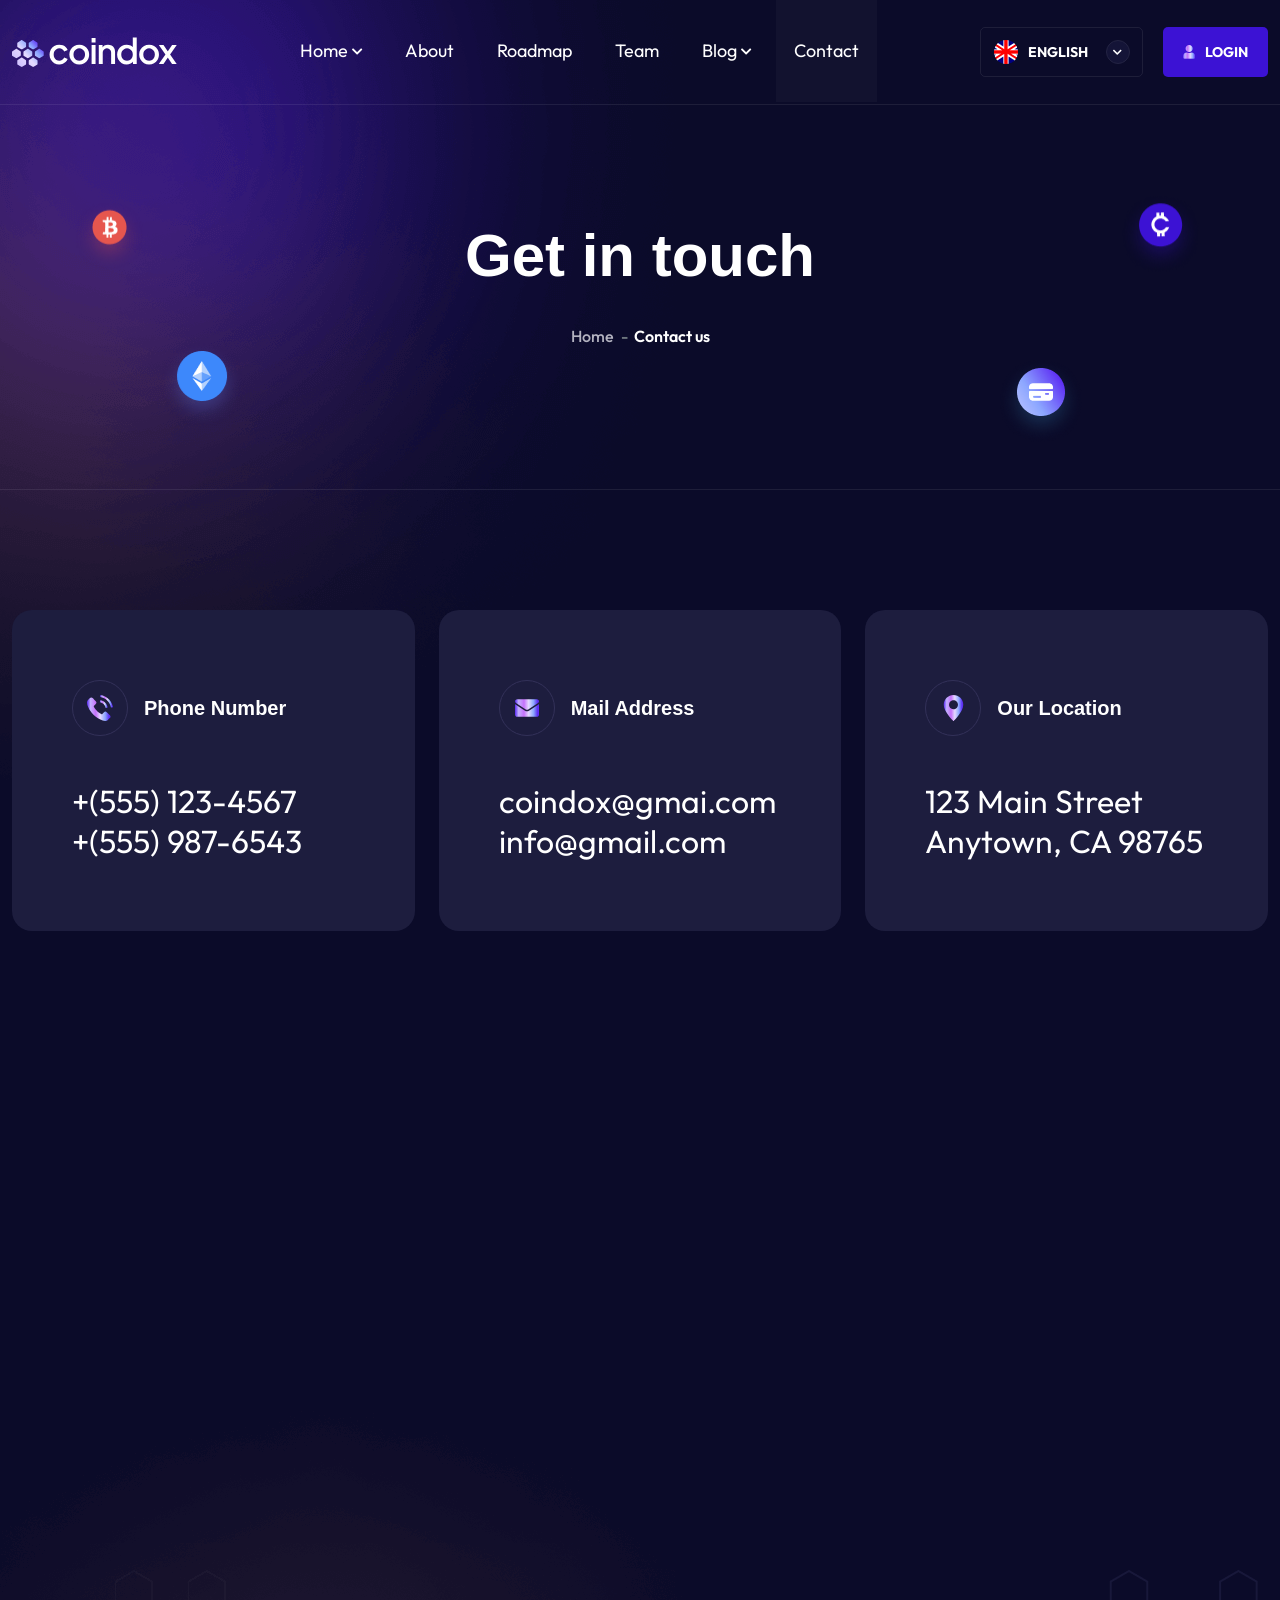
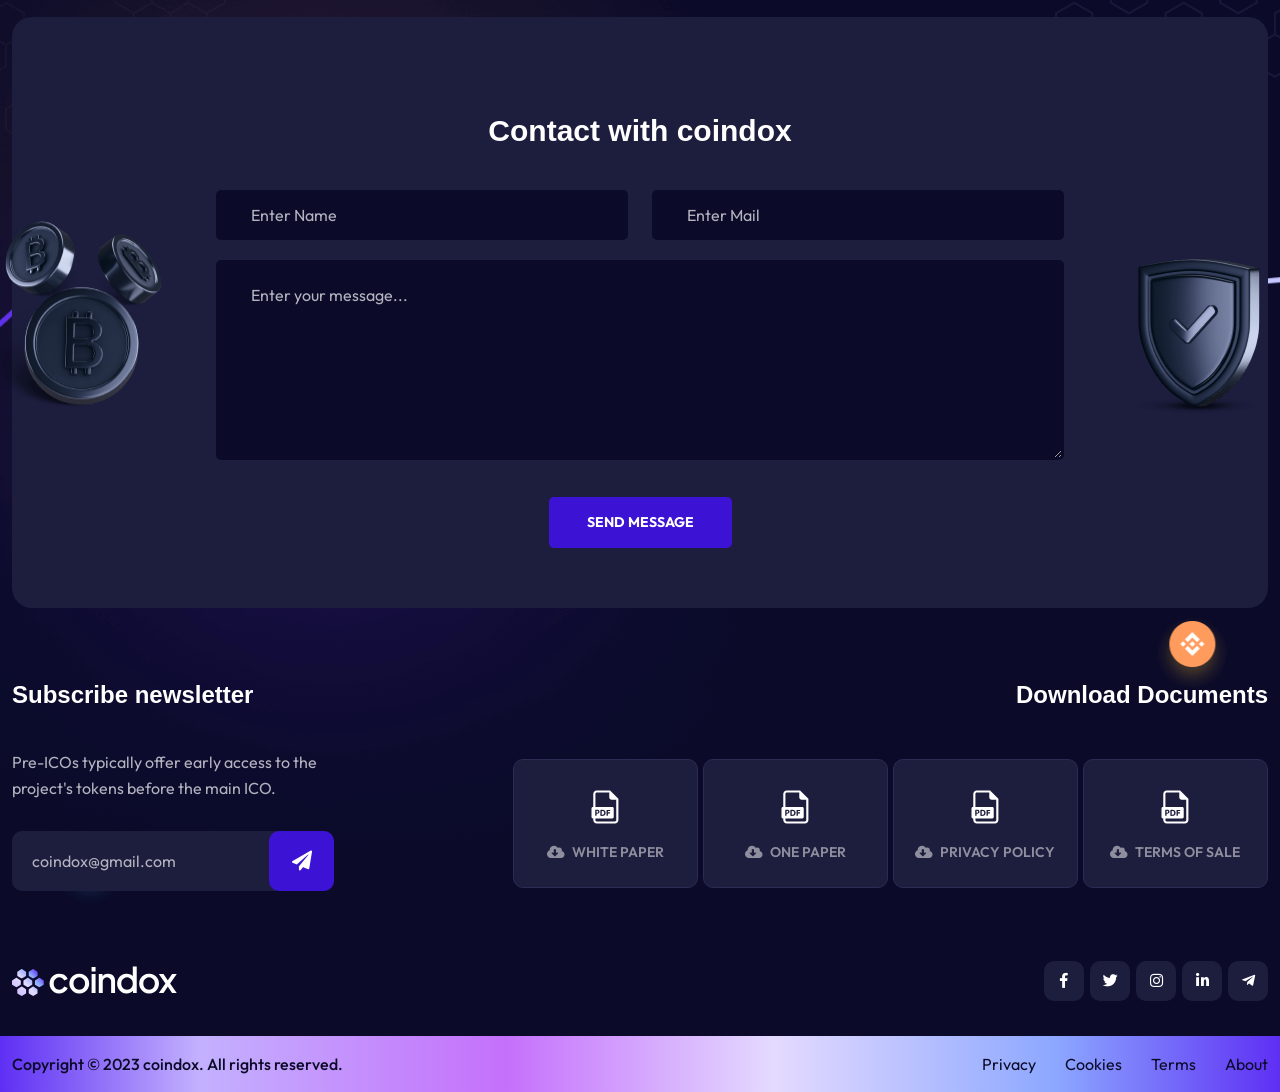
<file: contact.html>
<!doctype html>
<html lang="zxx">


<!-- Mirrored from html.xpressbuddy.com/coindox/contact.html by HTTrack Website Copier/3.x [XR&CO'2014], Mon, 08 Jul 2024 06:09:54 GMT -->
<head>

    <!--========= Required meta tags =========-->
    <meta charset="utf-8">
    <meta http-equiv="x-ua-compatible" content="ie=edge">
    <meta name="description" content="">
    <meta name="viewport" content="width=device-width, initial-scale=1, shrink-to-fit=no">

    <title>Coindox - ICO & Crypto Landing HTML Template</title>

    <link rel="shortcut icon" href="assets/img/favicon.png" type="images/x-icon"/>

    <!-- css include -->
    <link rel="stylesheet" href="assets/css/bootstrap.min.css">
    <link rel="stylesheet" href="assets/css/fontawesome.css">
    <link rel="stylesheet" href="assets/css/animate.css">
    <link rel="stylesheet" href="assets/css/metisMenu.css">
    <link rel="stylesheet" href="assets/css/magnific-popup.css">
    <link rel="stylesheet" href="assets/css/main.css">
</head>

<body>

    <div id="xb-loadding">
        <div class="honeycomb">
            <div></div>
            <div></div>
            <div></div>
            <div></div>
            <div></div>
            <div></div>
            <div></div>
        </div>
    </div>
    
    <div class="progress-wrap">
        <svg class="progress-circle svg-content" width="100%" height="100%" viewBox="-1 -1 102 102">
            <path d="M50,1 a49,49 0 0,1 0,98 a49,49 0 0,1 0,-98"/>
        </svg>
    </div>

    <div class="body_wrap">
        
        <!-- header start -->
        <header class="site-header header--transparent ico-header">
            <div class="header__main-wrap stricky">
                <div class="container mxw_1640">
                    <div class="header__main ul_li_between">
                        <div class="header__left ul_li">
                            <div class="header__logo">
                                <a href="index.html"><img src="assets/img/logo/logo.svg" alt=""></a>
                            </div>
                        </div>
                        <div class="main-menu__wrap ul_li navbar navbar-expand-xl">
                            <nav class="main-menu collapse navbar-collapse">
                                <ul>
                                    <li class="menu-item-has-children has-mega-menu"><a href="index.html">Home</a>
                                        <ul class="submenu mega-menu">
                                            <li>
                                                <div class="mega-menu-content mxw_1505">
                                                    <div class="row">
                                                        <div class="col col-md-3">
                                                            <div class="demo-pic">
                                                                <a href="index.html">
                                                                    <img src="assets/img/demo/demo-1.jpg" alt="">
                                                                </a>
                                                            </div>
                                                            <h3>Blockchain</h3>
                                                        </div>
                                                        <div class="col col-md-3">
                                                            <div class="demo-pic">
                                                                <a href="home-2.html">
                                                                    <img src="assets/img/demo/demo-2.jpg" alt="">
                                                                </a>
                                                            </div>
                                                            <h3>Bitcoin Mining</h3>
                                                        </div>
                                                        <div class="col col-md-3">
                                                            <div class="demo-pic">
                                                                <a href="home-3.html">
                                                                    <img src="assets/img/demo/demo-3.jpg" alt="">
                                                                </a>
                                                            </div>
                                                            <h3>ICO</h3>
                                                        </div>
                                                        <div class="col col-md-3">
                                                            <div class="demo-pic coming-soon">
                                                                <img src="assets/img/demo/coming-soon.jpg" alt="">
                                                            </div>
                                                            <h3>Coming Soon</h3>
                                                        </div>
                                                    </div>
                                                </div>
                                            </li>
                                        </ul>
                                    </li>
                                    <li><a class="scrollspy-btn" href="home-3.html#about">about</a></li>
                                    <li><a class="scrollspy-btn" href="home-3.html#roadmap">Roadmap</a></li>
                                    <li><a class="scrollspy-btn" href="home-3.html#team">Team</a></li>
                                    <li class="menu-item-has-children">
                                        <a href="#!">Blog</a>
                                        <ul class="submenu">
                                            <li><a href="blog.html">Blog</a></li>
                                            <li><a href="blog-single.html">Blog Details</a></li>
                                        </ul>
                                    </li>
                                    <li class="active"><a href="contact.html">Contact</a></li>
                                </ul>
                            </nav>
                        </div>
                        <div class="header__action ul_li">
                            <div class="d-xl-none">
                                <a class="header__bar hamburger_menu" href="javascript:void(0);">
                                    <div class="header__bar-icon">
                                        <span></span>
                                        <span></span>
                                        <span></span>
                                        <span></span>
                                    </div>
                                </a>
                            </div>
                            <div class="header__language">
                                <div class="dropdown">
                                    <button class="dropdown-toggle" type="button" id="dropdownMenuButton1" data-bs-toggle="dropdown" aria-haspopup="true" aria-expanded="false">
                                        <img src="assets/img/icon/us_flag.png" alt="">ENGLISH <i class="fas fa-chevron-down"></i>
                                    </button>
                                    <div class="dropdown-menu" aria-labelledby="dropdownMenuButton1">
                                        <a class="dropdown-item" href="index.html"><img src="assets/img/icon/chn_flag.png" alt="">China</a>
                                        <a class="dropdown-item" href="index.html"><img src="assets/img/icon/rsa_flag.png" alt="">Russia</a>
                                        <a class="dropdown-item" href="index.html"><img src="assets/img/icon/in_flag.png" alt="">India</a>
                                    </div>
                                </div>
                            </div>
                            <div class="header__account">
                                <a href="#!"><i class="fas fa-user"></i>LOGIN</a>
                            </div>
                        </div>
                    </div>
                </div>
            </div>
        </header>
        <!-- header end -->

        <!-- slide bar start -->
		 <aside class="slide-bar">
            <div class="close-mobile-menu">
                <a class="tx-close" href="javascript:void(0);"></a>
            </div>

            <!-- side-mobile-menu start -->
            <nav class="side-mobile-menu">
                <a class="header__logo mb-30" href="#!">
                    <img src="assets/img/logo/logo.svg" alt="">
                </a>
                <div class="header-mobile-search">
                    <form role="search" method="get" action="#"> 
                        <input type="text" placeholder="Search Keywords"> 
                        <button type="submit"><i class="ti-search"></i></button>
                    </form>
                </div>
                <ul id="mobile-menu-active">
                    <li class="dropdown"><a href="index.html">Home</a>
                        <ul class="sub-menu">
                            <li><a href="index.html"><span>Home Blockchain</span></a></li>
                            <li><a href="home-2.html"><span>Home Mining</span></a></li>
                            <li class="active"><a href="home-3.html"><span>Home ICO</span></a></li>
                        </ul>
                    </li>
                    <li><a class="scrollspy-btn" href="home-3.html#about">about</a></li>
                    <li><a class="scrollspy-btn" href="home-3.html#roadmap">Roadmap</a></li>
                    <li><a class="scrollspy-btn" href="home-3.html#team">Team</a></li>
                    <li class="dropdown">
                        <a href="#!">Blog</a>
                        <ul class="sub-menu">
                            <li><a href="blog.html">Blog</a></li>
                            <li><a href="blog-single.html">Blog Details</a></li>
                        </ul>
                    </li>
                    <li><a href="contact.html">Get in touch</a></li>
                </ul>
                
            </nav>
            <!-- side-mobile-menu end -->
        </aside>

        <div class="body-overlay"></div>
        <!-- slide bar end -->

       <main>
            
            <!-- breadcrumb start -->
            <section class="breadcrumb pos-rel">
                <div class="container">
                    <div class="breadcrumb__content">
                        <h2 class="breadcrumb__title">Get in touch</h2>
                        <ul class="bread-crumb clearfix ul_li_center">
                            <li class="breadcrumb-item"><a href="index.html">Home</a></li>
                            <li class="breadcrumb-item">Contact us</li>
                        </ul>
                    </div>
                </div>
                <div class="breadcrumb__shape">
                    <img src="assets/img/shape/b_shape1.png" alt="">
                </div>
                <div class="breadcrumb__icon">
                    <div class="icon icon--1">
                        <div data-parallax='{"y" : 80}'>
                            <img src="assets/img/icon/bi_01.png" alt="">
                        </div>
                    </div>
                    <div class="icon icon--2">
                        <div data-parallax='{"x" : -90}'>
                            <img src="assets/img/icon/bi_02.png" alt="">
                        </div>
                    </div>
                    <div class="icon icon--3">
                        <div data-parallax='{"y" : -80}'>
                            <img src="assets/img/icon/bi_03.png" alt="">
                        </div>
                    </div>
                    <div class="icon icon--4">
                        <div data-parallax='{"x" : 90}'>
                            <img src="assets/img/icon/bi_04.png" alt="">
                        </div>
                    </div>
                </div>
            </section>
            <!-- breadcrumb end -->
        
            <!-- contact start -->
            <section class="contact pt-120">
                <div class="container">
                   <div class="row justify-content-md-center mt-none-30">
                        <div class="col-lg-4 col-md-6 mt-30">
                            <div class="contact-info__item">
                                <div class="ul_li mb-45">
                                    <div class="icon">
                                        <img src="assets/img/icon/call.svg" alt="">
                                    </div>
                                    <h3>Phone Number</h3>
                                </div>
                                <p>
                                    <a href="tel:+(555)123-4567">+(555) 123-4567</a> <br> 
                                    <a href="tel:+(555)987-6543">+(555) 987-6543</a>
                                </p>
                            </div>
                        </div>
                        <div class="col-lg-4 col-md-6 mt-30">
                            <div class="contact-info__item">
                                <div class="ul_li mb-45">
                                    <div class="icon">
                                        <img src="assets/img/icon/mail.svg" alt="">
                                    </div>
                                    <h3>Mail Address</h3>
                                </div>
                                <p>
                                    <a href="mailto:coindox@gmai.com">coindox@gmai.com</a> <br> 
                                    <a href="mailto:info@gmail.com">info@gmail.com</a>
                                </p>
                            </div>
                        </div>
                        <div class="col-lg-4 col-md-6 mt-30">
                            <div class="contact-info__item">
                                <div class="ul_li mb-45">
                                    <div class="icon">
                                        <img src="assets/img/icon/location.svg" alt="">
                                    </div>
                                    <h3>Our Location</h3>
                                </div>
                                <p>123 Main Street <br> Anytown, CA 98765 </p>
                            </div>
                        </div>
                   </div>
                   <div class="google-map mb-30 mt-30">
                        <div class="google-map__inner">
                            <iframe src="https://www.google.com/maps/embed?pb=!1m14!1m12!1m3!1d14602.254272231177!2d90.3654215!3d23.7985508!2m3!1f0!2f0!3f0!3m2!1i1024!2i768!4f13.1!5e0!3m2!1sen!2sbd!4v1592852423971!5m2!1sen!2sbd" allowfullscreen="" aria-hidden="false" tabindex="0"></iframe>
                        </div>
                    </div>
                </div>
            </section>
            <!-- contact end -->

            <!-- contact start -->
            <section class="ico-contact pos-rel">
                <div class="container">
                    <div class="ico-contact__wrap">
                        <h2 class="title">Contact with coindox</h2>
                        <form action="#!">
                            <div class="row">
                                <div class="col-lg-6">
                                    <input type="text" placeholder="Enter Name">
                                </div>
                                <div class="col-lg-6">
                                    <input type="email" placeholder="Enter Mail">
                                </div>
                                <div class="col-lg-12">
                                    <textarea name="message" id="message" cols="30" rows="10" placeholder="Enter your message..."></textarea>
                                </div>
                                <div class="ico-contact__btn text-center mt-10">
                                    <button class="thm-btn" type="submit">send message</button>
                                </div>
                            </div>

                        </form>
                        <div class="ico-contact__shape-img">
                            <div class="shape shape--1">
                                <img data-parallax='{"y" : -50}' src="assets/img/shape/c_shape1.png" alt="">
                            </div>
                            <div class="shape shape--2">
                                <img data-parallax='{"y" : 60}' src="assets/img/shape/c_shape2.png" alt="">
                            </div>
                        </div>
                    </div>
                </div>
                <div class="ico-contact__shape">
                    <div class="shape shape--1">
                        <img src="assets/img/shape/f_shape1.png" alt="">
                    </div>
                    <div class="shape shape--2">
                        <img src="assets/img/shape/f_shape2.png" alt="">
                    </div>
                    <div class="shape shape--3">
                        <img src="assets/img/shape/f_shape3.png" alt="">
                    </div>
                </div>
            </section>
            <!-- contact end -->
       </main>

        <!-- footer start -->
        <footer class="site-footer footer__ico pos-rel" data-background="assets/img/bg/footer_bg.png">
            <div class="container">
                <div class="row mt-none-30">
                    <div class="col-lg-4 mt-30">
                        <div class="footer__widget footer__subscribe">
                            <h2>Subscribe newsletter</h2>
                            <p>Pre-ICOs typically offer early access to the <br> project's tokens before the main ICO.</p>
                            <form action="#">
                                <input type="text" placeholder="coindox@gmail.com">
                                <button><i class="fas fa-paper-plane"></i></button>
                            </form>
                        </div>
                    </div>
                    <div class="col-lg-8 mt-30">
                        <div class="footer__widget text-lg-end">
                            <h2>Download Documents</h2>
                            <div class="footer__document ul_li_right">
                                <a href="#!" class="footer__document-item text-center">
                                    <div class="icon">
                                        <img src="assets/img/icon/pdf.svg" alt="">
                                    </div>
                                    <span class="title"><i class="fas fa-cloud-download-alt"></i>white paper</span>
                                </a>
                                <a href="#!" class="footer__document-item text-center">
                                    <div class="icon">
                                        <img src="assets/img/icon/pdf.svg" alt="">
                                    </div>
                                    <span class="title"><i class="fas fa-cloud-download-alt"></i>one paper</span>
                                </a>
                                <a href="#!" class="footer__document-item text-center">
                                    <div class="icon">
                                        <img src="assets/img/icon/pdf.svg" alt="">
                                    </div>
                                    <span class="title"><i class="fas fa-cloud-download-alt"></i>privacy policy</span>
                                </a>
                                <a href="#!" class="footer__document-item text-center">
                                    <div class="icon">
                                        <img src="assets/img/icon/pdf.svg" alt="">
                                    </div>
                                    <span class="title"><i class="fas fa-cloud-download-alt"></i>terms of sale</span>
                                </a>
                            </div>
                        </div>
                    </div>
                </div>
                <div class="footer__bottom ul_li_between mt-50">
                    <div class="footer__logo mt-20">
                        <a href="index.html"><img src="assets/img/logo/logo.svg" alt=""></a>
                    </div>
                    <ul class="footer__social ul_li mt-20">
                        <li><a href="#!"><i class="fab fa-facebook-f"></i></a></li>
                        <li><a href="#!"><i class="fab fa-twitter"></i></a></li>
                        <li><a href="#!"><i class="fab fa-instagram"></i></a></li>
                        <li><a href="#!"><i class="fab fa-linkedin-in"></i></a></li>
                        <li><a href="#!"><i class="fab fa-telegram-plane"></i></a></li>
                    </ul>
                </div>
            </div>
            <div class="footer__copyright mt-35">
                <div class="container">
                    <div class="footer__copyright-inner ul_li_between">
                        <div class="footer__copyright-text mt-15">
                            Copyright © 2023 coindox. All rights reserved.
                        </div>
                        <ul class="footer__links ul_li_right mt-15">
                            <li><a href="#!">Privacy</a></li>
                            <li><a href="#!">Cookies</a></li>
                            <li><a href="#!">Terms</a></li>
                            <li><a href="#!">About</a></li>
                        </ul>
                    </div>
                </div>
            </div>
            <div class="footer__icon-shape">
                <div class="icon icon--1">
                    <div data-parallax='{"x" : -80}'>
                        <img src="assets/img/shape/f_icon1.png" alt="">
                    </div>
                </div>
                <div class="icon icon--2">
                    <div data-parallax='{"x" : 80}'>
                        <img src="assets/img/shape/f_icon2.png" alt="">
                    </div>
                </div>
            </div>
        </footer>
        <!-- footer end -->

    </div>

    <!-- jquery include -->
    <script src="assets/js/jquery-3.5.1.min.js"></script>
    <script src="assets/js/bootstrap.bundle.min.js"></script>
    <script src="assets/js/wow.min.js"></script>
    <script src="assets/js/appear.js"></script>
    <script src="assets/js/jquery.magnific-popup.min.js"></script>
    <script src="assets/js/metisMenu.min.js"></script>
    <script src="assets/js/jquery.marquee.min.js"></script>
    <script src="assets/js/parallax-scroll.js"></script>
    <script src="assets/js/countdown.js"></script>
    <script src="assets/js/easing.min.js"></script>
    <script src="assets/js/scrollspy.js"></script>
    <script src="assets/js/main.js"></script>

    
</body>


<!-- Mirrored from html.xpressbuddy.com/coindox/contact.html by HTTrack Website Copier/3.x [XR&CO'2014], Mon, 08 Jul 2024 06:09:55 GMT -->
</html>
</file>
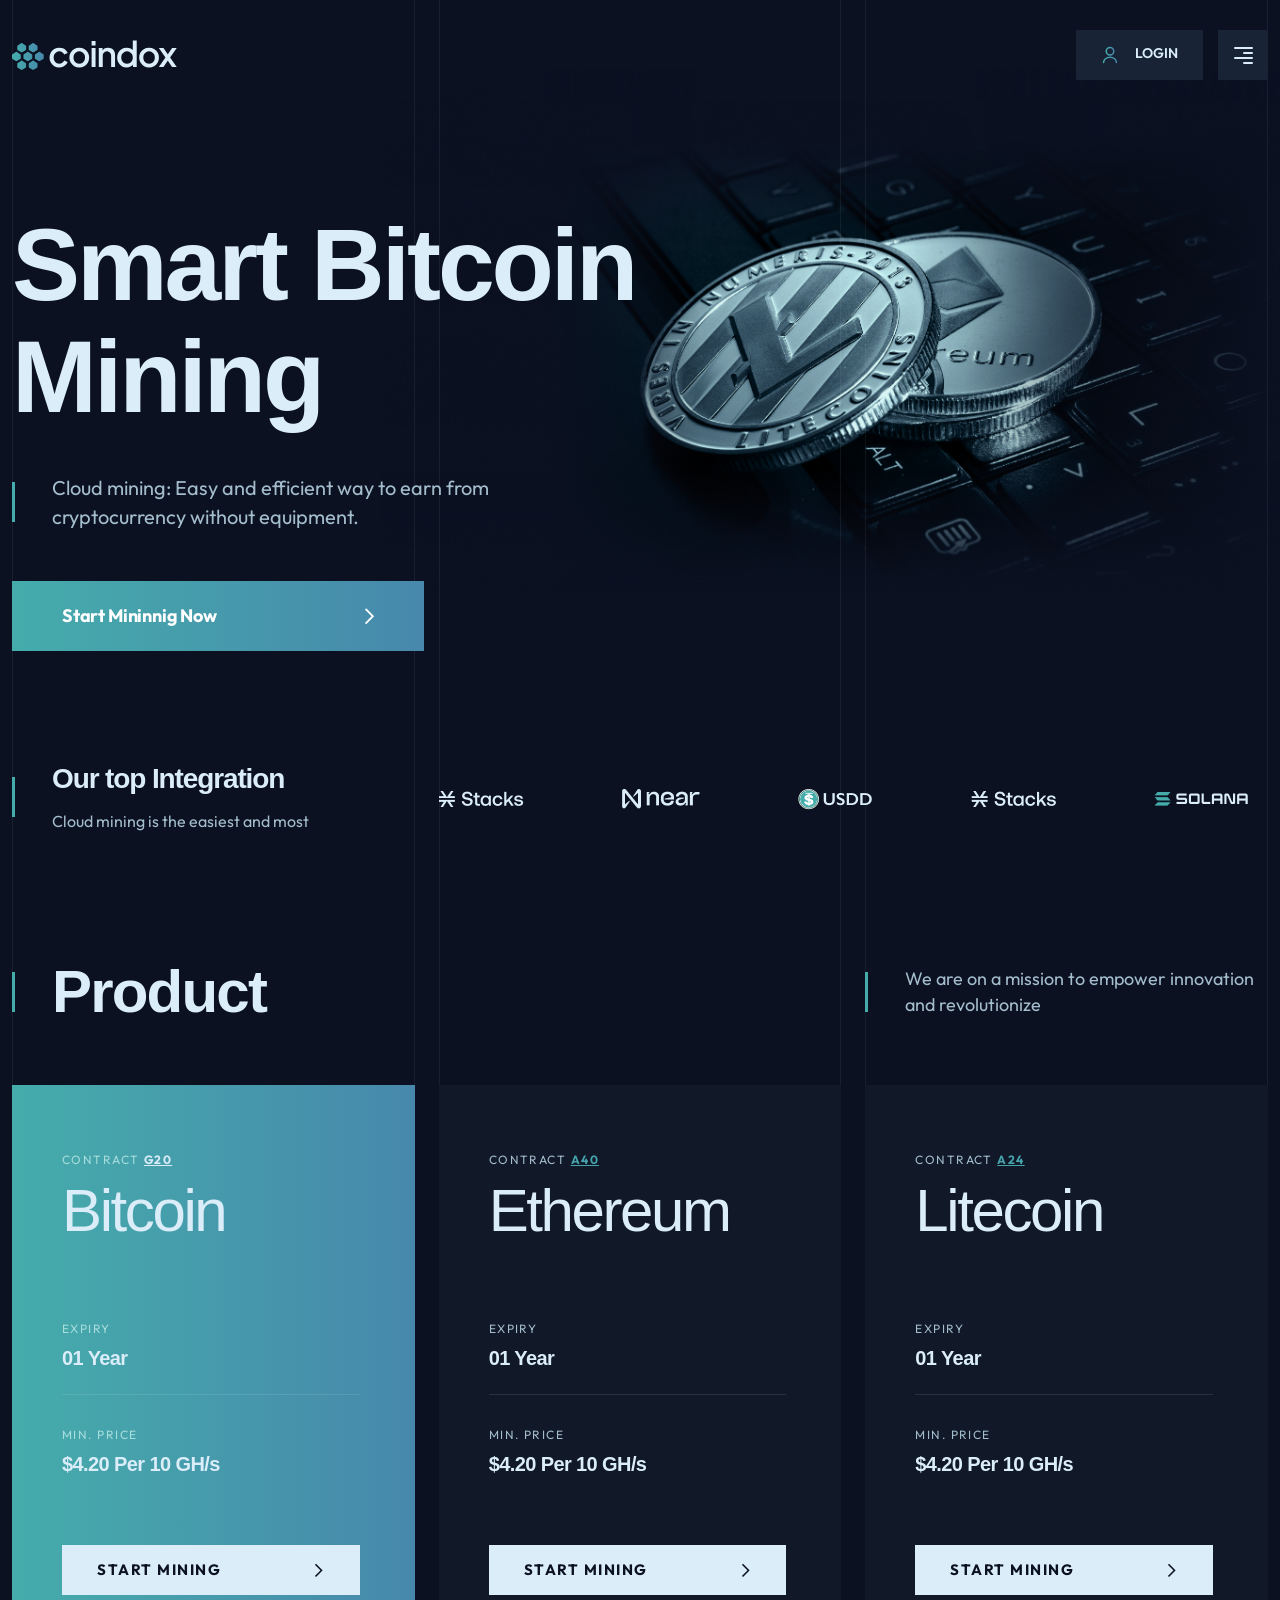
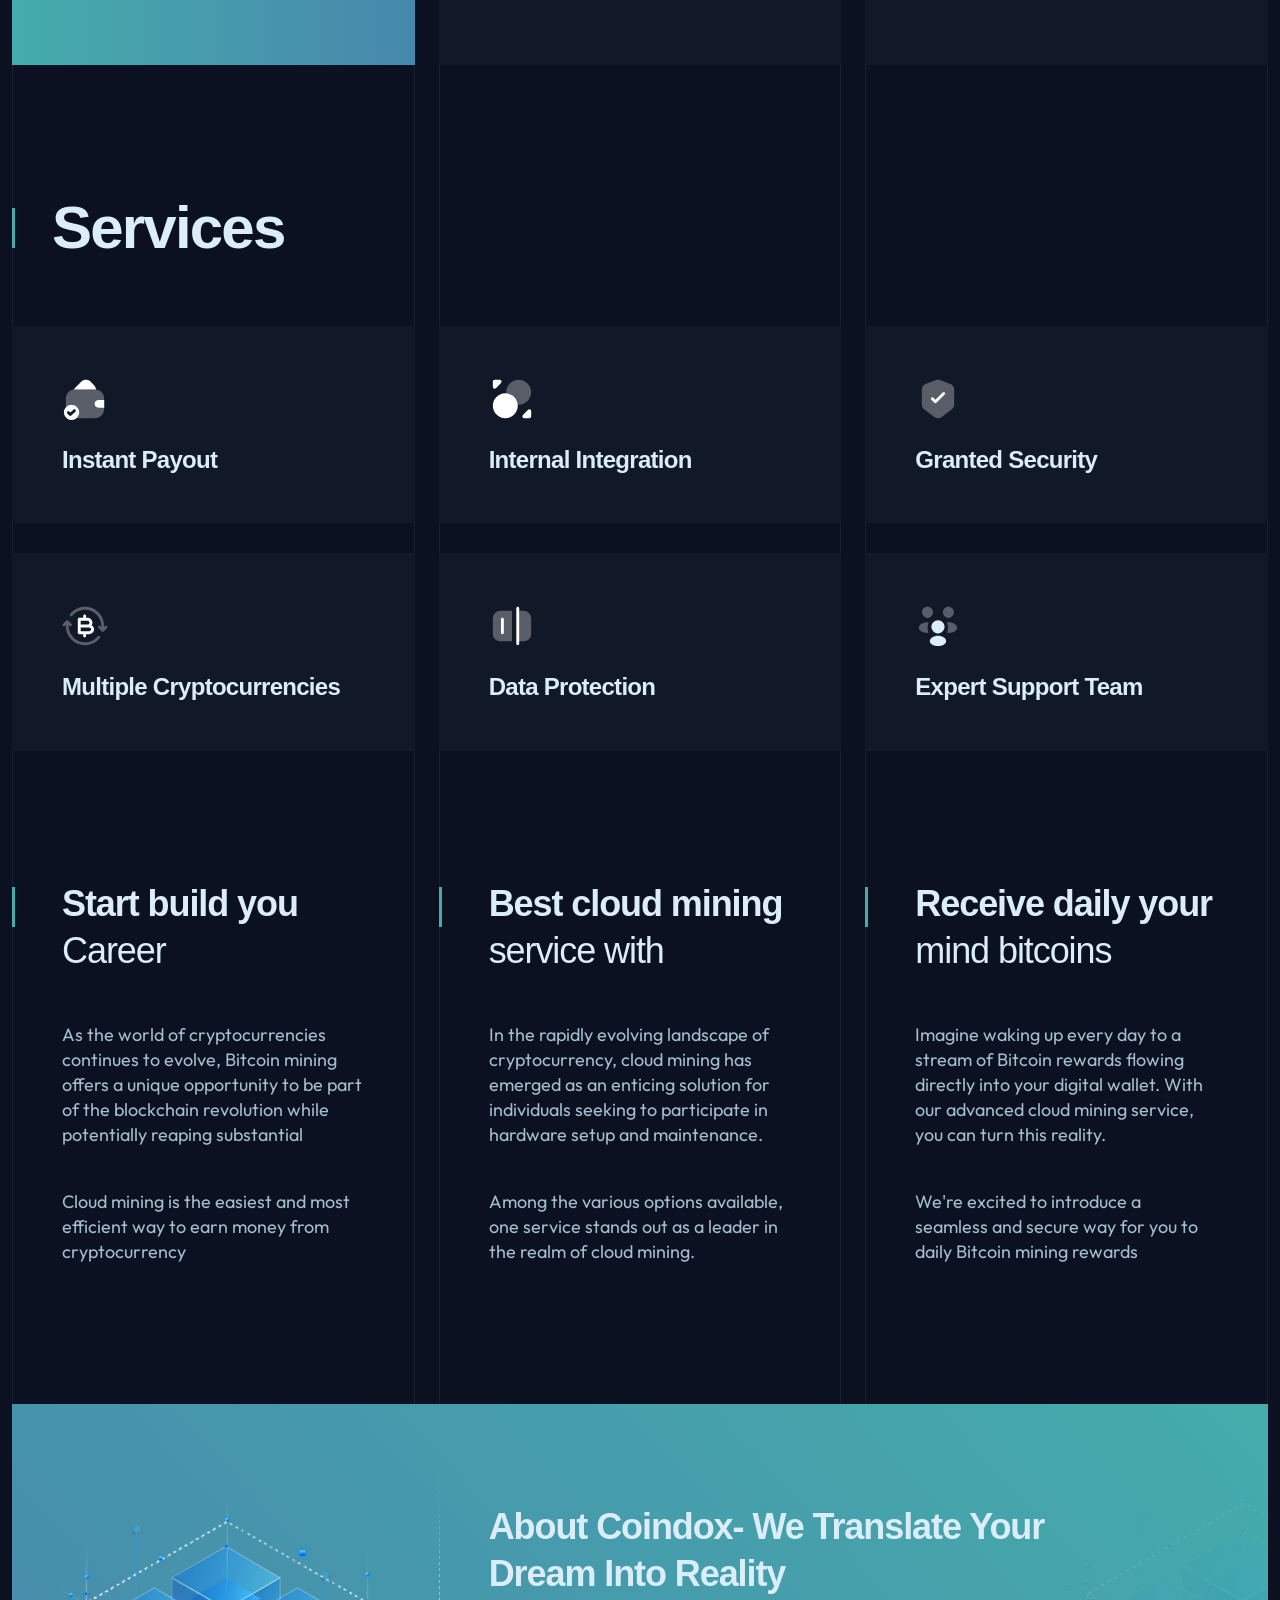
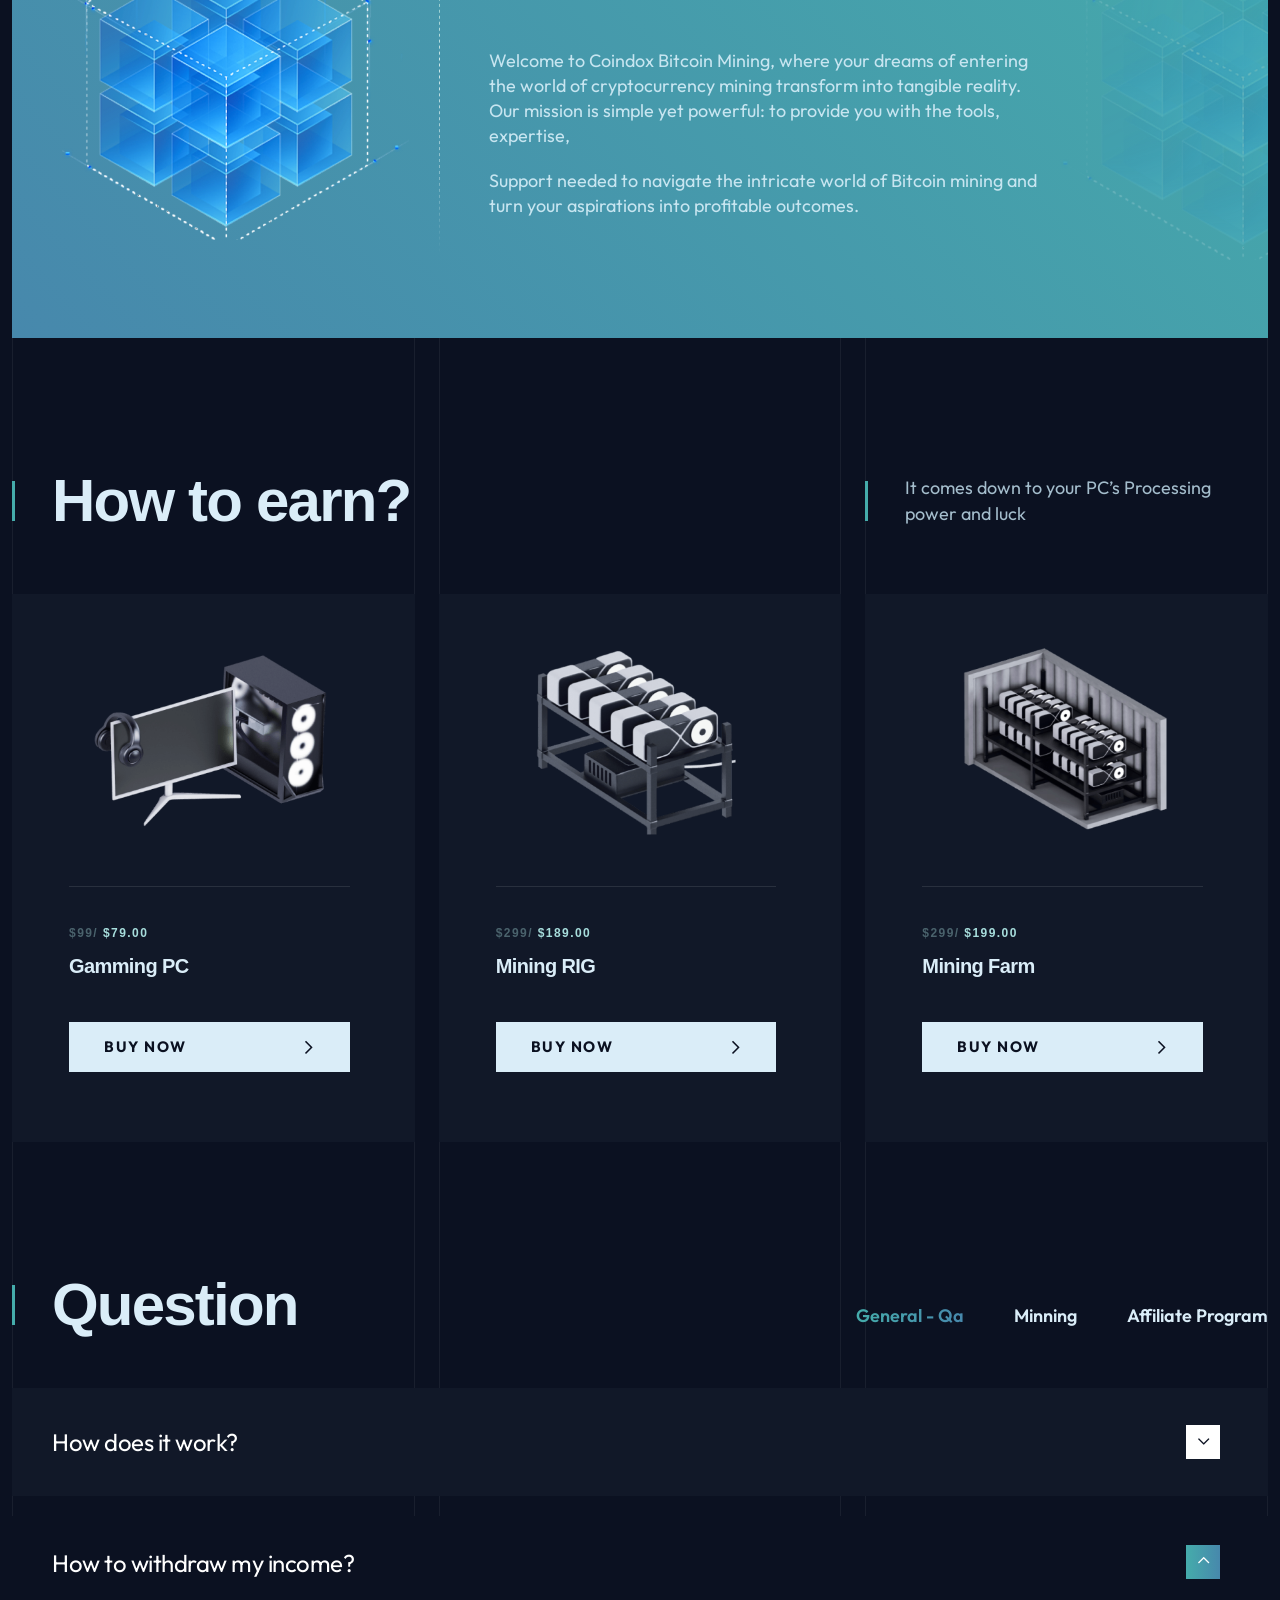
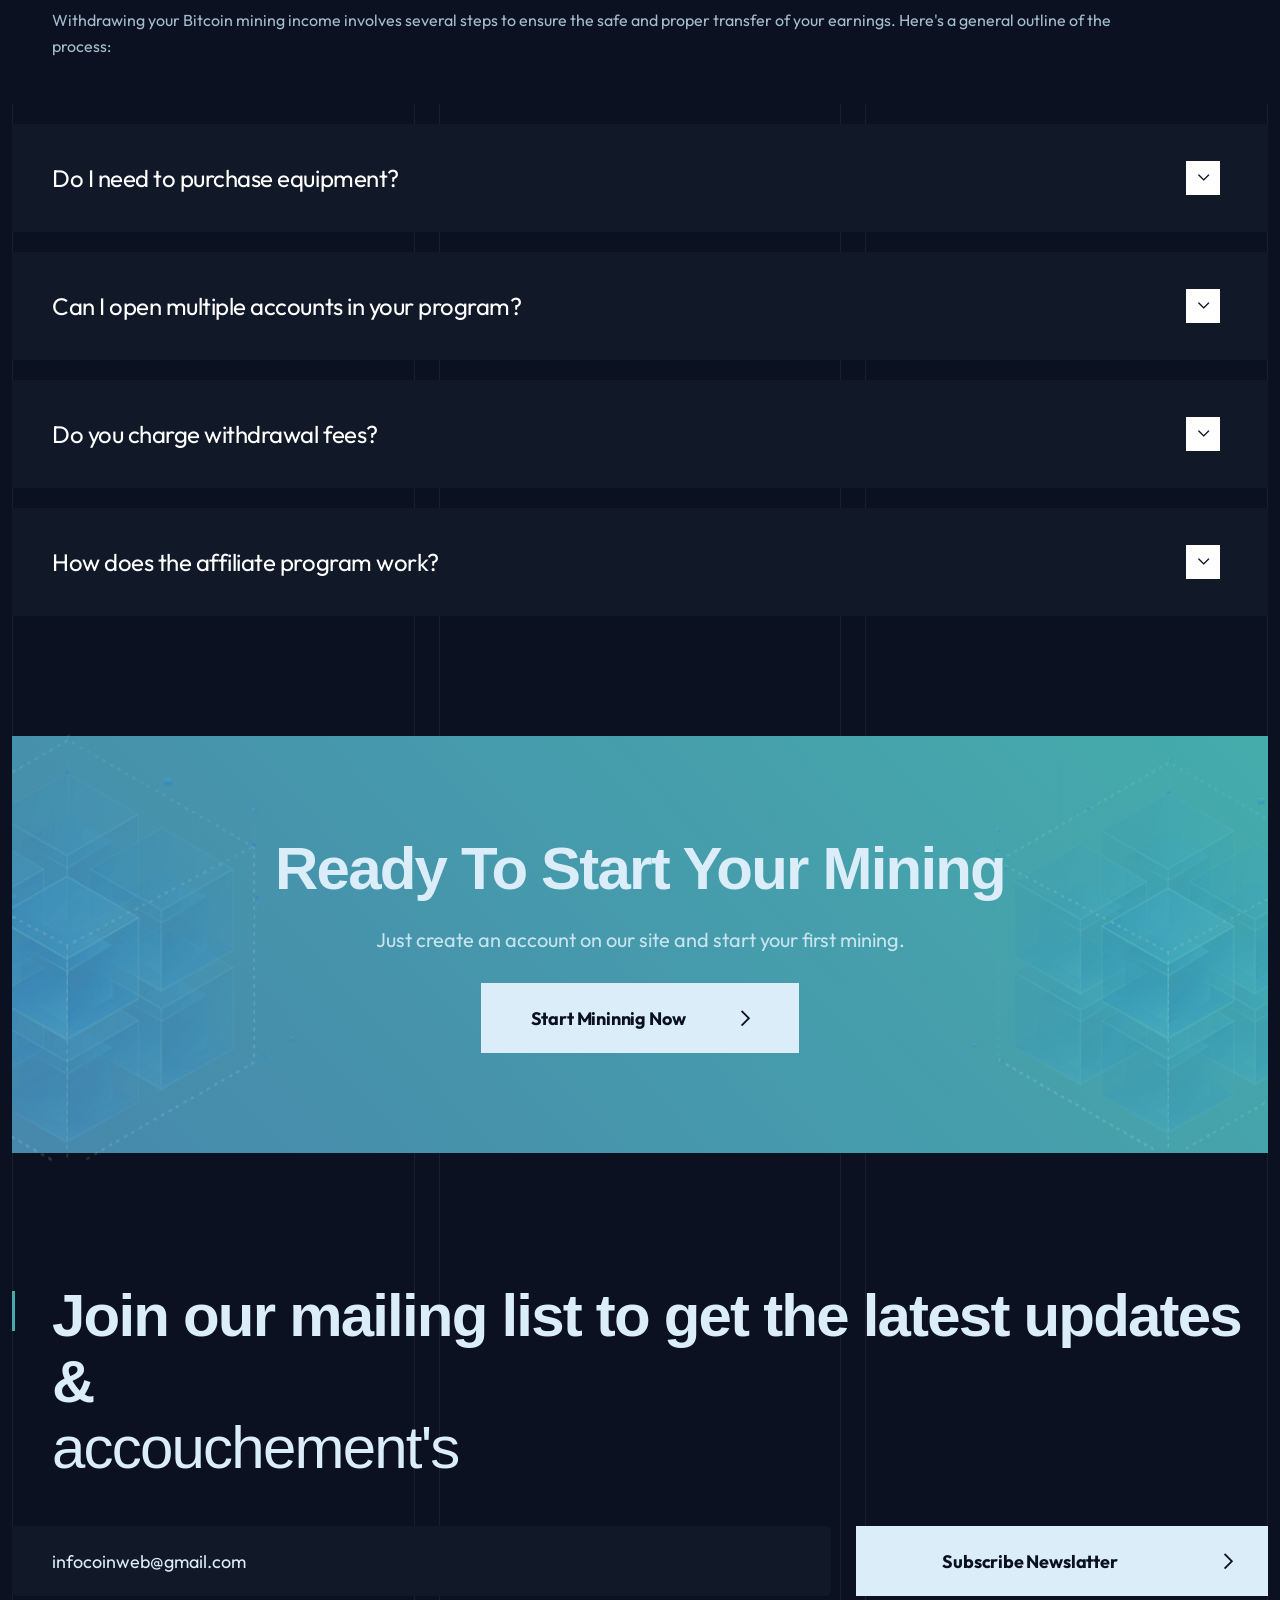
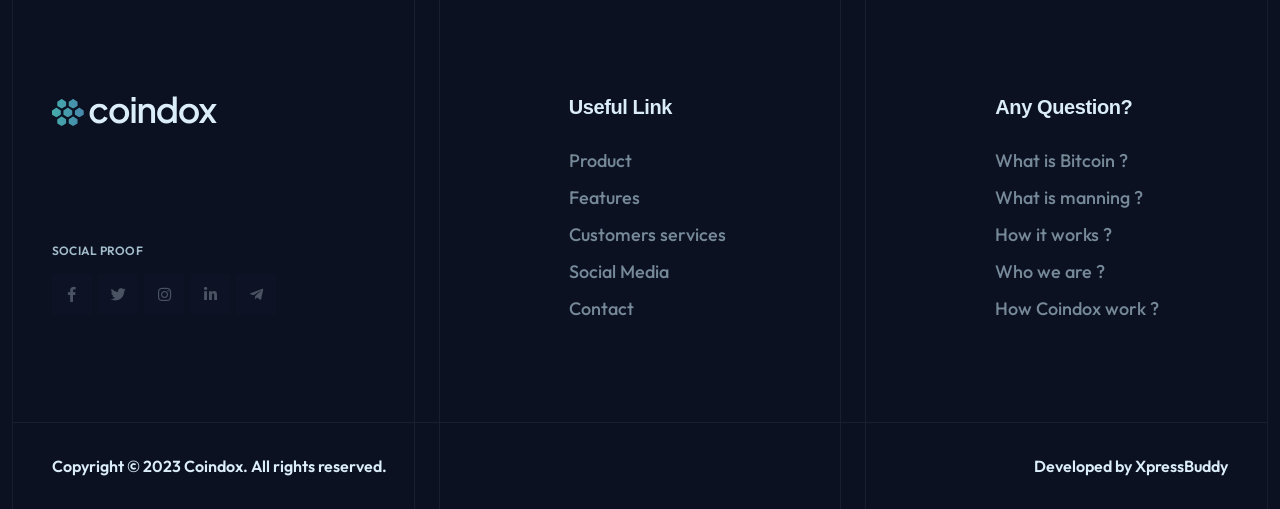
<file: home-2.html>
<!doctype html>
<html lang="zxx">


<!-- Mirrored from html.xpressbuddy.com/coindox/home-2.html by HTTrack Website Copier/3.x [XR&CO'2014], Mon, 08 Jul 2024 06:09:28 GMT -->
<head>

    <!--========= Required meta tags =========-->
    <meta charset="utf-8">
    <meta http-equiv="x-ua-compatible" content="ie=edge">
    <meta name="description" content="">
    <meta name="viewport" content="width=device-width, initial-scale=1, shrink-to-fit=no">

    <title>Coindox - ICO & Crypto Landing HTML Template</title>

    <link rel="shortcut icon" href="assets/img/favicon.png" type="images/x-icon"/>

    <!-- css include -->
    <link rel="stylesheet" href="assets/css/bootstrap.min.css">
    <link rel="stylesheet" href="assets/css/fontawesome.css">
    <link rel="stylesheet" href="assets/css/animate.css">
    <link rel="stylesheet" href="assets/css/metisMenu.css">
    <link rel="stylesheet" href="assets/css/magnific-popup.css">
    <link rel="stylesheet" href="assets/css/main.css">
</head>

<body class="home-bitcoin">

    <div id="xb-loadding" class="xb-loader style-3">
        <div class="honeycomb">
            <div></div>
            <div></div>
            <div></div>
            <div></div>
            <div></div>
            <div></div>
            <div></div>
        </div>
    </div>

    <div class="progress-wrap style-3">
        <svg class="progress-circle svg-content" width="100%" height="100%" viewBox="-1 -1 102 102">
            <path d="M50,1 a49,49 0 0,1 0,98 a49,49 0 0,1 0,-98"/>
        </svg>
    </div>

    <div class="row line_wrap row-cols-md-3">
        <div class="col">
            <div class="line_item"></div>
        </div>
        <div class="col">
            <div class="line_item"></div>
        </div>
        <div class="col">
            <div class="line_item"></div>
        </div>
    </div>
    
    
    <div class="body_wrap">
        
        <!-- header start -->
        <header class="site-header header--transparent btc-header">
            <div class="header-area stricky">
                <div class="container">
                    <div class="header-wrap ul_li_between">
                         <a class="header__logo" href="index.html"><img src="assets/img/logo/logo-3.svg" alt=""></a>
                         <div class="header__action ul_li">
                             <a class="login" href="#!"><img src="assets/img/icon/user.svg" alt="">LOgin</a>
                             <a class="header__bar hamburger_menu" href="javascript:void(0);">
                                 <div class="header__bar-icon">
                                     <span></span>
                                     <span></span>
                                     <span></span>
                                     <span></span>
                                 </div>
                             </a>
                        </div>
                    </div>
                 </div>
            </div>
        </header>
        <!-- header end -->
    
        <!-- slide bar start -->
		 <aside class="slide-bar slide-bar-bitcoin">
            <div class="close-mobile-menu">
                <a class="tx-close" href="javascript:void(0);"></a>
            </div>

            <!-- side-mobile-menu start -->
            <nav class="side-mobile-menu">
                <a class="header__logo mb-30" href="#!">
                    <img src="assets/img/logo/logo-3.svg" alt="">
                </a>
                <div class="header-mobile-search">
                    <form role="search" method="get" action="#"> 
                        <input type="text" placeholder="Search Keywords"> 
                        <button type="submit"><i class="ti-search"></i></button>
                    </form>
                </div>
                <ul id="mobile-menu-active">
                    <li class="dropdown"><a href="index.html">Home</a>
                        <ul class="sub-menu">
                            <li><a href="index.html"><span>Home Blockchain</span></a></li>
                            <li class="active"><a href="home-2.html"><span>Home Mining</span></a></li>
                            <li><a href="home-3.html"><span>Home ICO</span></a></li>
                        </ul>
                    </li>
                    <li><a class="scrollspy-btn" href="#pricing">Pricing</a></li>
                    <li><a class="scrollspy-btn" href="#services">Services</a></li>
                    <li><a class="scrollspy-btn" href="#product">Product</a></li>
                    <li class="dropdown">
                        <a href="#!">Blog</a>
                        <ul class="sub-menu">
                            <li><a href="blog.html">Blog</a></li>
                            <li><a href="blog-single.html">Blog Details</a></li>
                        </ul>
                    </li>
                    <li><a href="contact.html">Contact</a></li>
                </ul>
            </nav>
            <!-- side-mobile-menu end -->
        </aside>
        <div class="body-overlay"></div>
        <!-- slide bar end -->

       <main>

            <!-- hero start -->
            <section class="hero hero__bitcoin">
                <div class="container">
                    <div class="row">
                        <div class="col-lg-7">
                            <div class="hero__bitcoin-content">
                                <h1 class="title">
                                    <span class="wow fadeInUp-2" data-wow-delay="0ms" data-wow-duration=".5s">Smart Bitcoin</span> <br> 
                                    <span class="wow fadeInUp-2" data-wow-delay="100ms" data-wow-duration=".5s">Mining</span>
                                </h1>
                                <p class="border-left mb-50 wow fadeInUp-2" data-wow-delay="200ms" data-wow-duration=".5s">Cloud mining: Easy and efficient way to earn from <br> cryptocurrency without equipment.</p>
                                <a class="btc-btn btc-btn--gradient wow fadeInUp-2" data-wow-delay="300ms" data-wow-duration=".5s" href="#!">Start Mininnig Now<i class="far fa-chevron-right"></i></a>
                            </div>
                        </div>
                        <div class="col-lg-5">
                            <div class="hero__img">
                                <img src="assets/img/bg/hero_img.png" alt="">
                            </div>
                        </div>
                    </div>
                </div>
            </section>
            <!-- hero end -->

            <!-- brand start -->
            <section class="brand pt-10 pb-125 pb-xs-80">
                <div class="container">
                    <div class="row align-items-center justify-content-center mt-none-30">
                        <div class="col-lg-4">
                            <div class="brand__title border-left mt-30">
                                <h3>Our top Integration</h3>
                                <p>Cloud mining is the easiest and most </p>
                            </div>
                        </div>
                        <div class="col-lg-8">
                            <div class="brand__logo-wrap ul_li_between">
                                <a class="brand__logo-item" href="#!"><img src="assets/img/brand/br_01.png" alt=""></a>
                                <a class="brand__logo-item" href="#!"><img src="assets/img/brand/br_02.png" alt=""></a>
                                <a class="brand__logo-item" href="#!"><img src="assets/img/brand/br_03.png" alt=""></a>
                                <a class="brand__logo-item" href="#!"><img src="assets/img/brand/br_04.png" alt=""></a>
                                <a class="brand__logo-item" href="#!"><img src="assets/img/brand/br_05.png" alt=""></a>
                            </div>
                        </div>
                    </div>
                </div>
            </section>
            <!-- brand end -->

            <!-- pricing start -->
            <section id="pricing" class="pricing pb-130 pb-xs-80">
                <div class="container">
                    <div class="row align-items-center mb-40">
                        <div class="col-lg-8 col-md-5">
                            <h2 class="btc-title border-left mb-20">Product</h2>
                        </div>
                        <div class="col-lg-4 col-md-7">
                            <p class="border-left btc-title__text mb-20">We are on a mission to empower innovation <br> and revolutionize</p>
                        </div>
                    </div>
                    <div class="row justify-content-center mt-none-30">
                        <div class="col-lg-4 col-md-6 mt-30">
                            <div class="pricing__single active">
                                <div class="pricing__head mb-70">
                                    <span>Contract <strong>G20</strong></span>
                                    <h2>Bitcoin</h2>
                                </div>
                                <div class="pricing__date">
                                    <span>Expiry</span>
                                    <h4>01 Year</h4>
                                </div>
                                <div class="pricing__price mb-70">
                                    <span>Min. Price</span>
                                    <h4>$4.20 Per 10 GH/s</h4>
                                </div>
                                <a class="btc-btn w-100" href="#!">Start Mining<i class="far fa-chevron-right"></i></a>
                            </div>
                        </div>
                        <div class="col-lg-4 col-md-6 mt-30">
                            <div class="pricing__single">
                                <div class="pricing__head mb-70">
                                    <span>Contract <strong>A40</strong></span>
                                    <h2>Ethereum</h2>
                                </div>
                                <div class="pricing__date">
                                    <span>Expiry</span>
                                    <h4>01 Year</h4>
                                </div>
                                <div class="pricing__price mb-70">
                                    <span>Min. Price</span>
                                    <h4>$4.20 Per 10 GH/s</h4>
                                </div>
                                <a class="btc-btn w-100" href="#!">Start Mining<i class="far fa-chevron-right"></i></a>
                            </div>
                        </div>
                        <div class="col-lg-4 col-md-6 mt-30">
                            <div class="pricing__single">
                                <div class="pricing__head mb-70">
                                    <span>Contract <strong>A24</strong></span>
                                    <h2>Litecoin</h2>
                                </div>
                                <div class="pricing__date">
                                    <span>Expiry</span>
                                    <h4>01 Year</h4>
                                </div>
                                <div class="pricing__price mb-70">
                                    <span>Min. Price</span>
                                    <h4>$4.20 Per 10 GH/s</h4>
                                </div>
                                <a class="btc-btn w-100" href="#!">Start Mining<i class="far fa-chevron-right"></i></a>
                            </div>
                        </div>
                    </div>
                </div>
            </section>
            <!-- pricing end -->

            <!-- services start -->
            <section id="services" class="service pb-130 pb-xs-80">
                <div class="container">
                    <h2 class="btc-title border-left mb-65">Services</h2>
                    <div class="row mt-none-30">
                        <div class="col-lg-4 col-md-6 mt-30">
                            <div class="service__single">
                                <div class="icon mb-25">
                                    <img src="assets/img/icon/srv_01.svg" alt="">
                                </div>
                                <h3>Instant Payout</h3>
                            </div>
                        </div>
                        <div class="col-lg-4 col-md-6 mt-30">
                            <div class="service__single">
                                <div class="icon mb-25">
                                    <img src="assets/img/icon/srv_02.svg" alt="">
                                </div>
                                <h3>Internal Integration</h3>
                            </div>
                        </div>
                        <div class="col-lg-4 col-md-6 mt-30">
                            <div class="service__single">
                                <div class="icon mb-25">
                                    <img src="assets/img/icon/srv_03.svg" alt="">
                                </div>
                                <h3>Granted Security</h3>
                            </div>
                        </div>
                        <div class="col-lg-4 col-md-6 mt-30">
                            <div class="service__single">
                                <div class="icon mb-25">
                                    <img src="assets/img/icon/srv_04.svg" alt="">
                                </div>
                                <h3>Multiple Cryptocurrencies</h3>
                            </div>
                        </div>
                        <div class="col-lg-4 col-md-6 mt-30">
                            <div class="service__single">
                                <div class="icon mb-25">
                                    <img src="assets/img/icon/srv_05.svg" alt="">
                                </div>
                                <h3>Data Protection</h3>
                            </div>
                        </div>
                        <div class="col-lg-4 col-md-6 mt-30">
                            <div class="service__single">
                                <div class="icon mb-25">
                                    <img src="assets/img/icon/srv_06.svg" alt="">
                                </div>
                                <h3>Expert Support Team</h3>
                            </div>
                        </div>
                    </div>
                </div>
            </section>
            <!-- services end -->

            <!-- feature start -->
            <section class="feature pb-140 pb-xs-80">
                <div class="container">
                    <div class="row justify-content-center mt-none-30">
                        <div class="col-lg-4 col-md-6 mt-30">
                            <div class="feature__single">
                                <h3 class="border-left">Start build you <br> <span>Career</span></h3>
                                <p>As the world of cryptocurrencies continues to evolve, Bitcoin mining offers a unique opportunity to be part of the blockchain revolution while potentially reaping substantial</p>
                                <p>Cloud mining is the easiest and most efficient way to earn money from cryptocurrency</p>
                            </div>
                        </div>
                        <div class="col-lg-4 col-md-6 mt-30">
                            <div class="feature__single">
                                <h3 class="border-left">Best cloud mining <br> <span>service with</span></h3>
                                <p>In the rapidly evolving landscape of cryptocurrency, cloud mining has emerged as an enticing solution for individuals seeking to participate in  hardware setup and maintenance. </p>
                                <p>Among the various options available, one service stands out as a leader in the realm of cloud mining.</p>
                            </div>
                        </div>
                        <div class="col-lg-4 col-md-6 mt-30">
                            <div class="feature__single">
                                <h3 class="border-left">Receive daily your <br> <span>mind bitcoins</span></h3>
                                <p>Imagine waking up every day to a stream of Bitcoin rewards flowing directly into your digital wallet. With our advanced cloud mining service, you can turn this  reality.</p>
                                <p>We're excited to introduce a seamless and secure way for you to  daily Bitcoin mining rewards</p>
                            </div>
                        </div>
                    </div>
                </div>
            </section>
            <!-- feature end -->

            <!-- about start -->
            <section class="about">
                <div class="container">
                    <div class="about__wrap pos-rel">
                        <div class="row">
                            <div class="col-lg-6 offset-lg-4">
                                <div class="btc-about__content">
                                    <h3 class="title">About Coindox- We Translate Your Dream Into Reality</h3>
                                    <p>Welcome to Coindox Bitcoin Mining, where your dreams of entering the world of cryptocurrency mining transform into tangible reality. Our mission is simple yet powerful: to provide you with the tools, expertise,</p>
                                    <p>Support needed to navigate the intricate world of Bitcoin mining and turn your aspirations into profitable outcomes.</p>
                                    <div class="btc-about__img">
                                        <div class="abt-img abt-img--1">
                                            <img src="assets/img/about/abt_01.png" alt="">
                                        </div>
                                        <div class="abt-img abt-img--2">
                                            <img src="assets/img/about/abt_02.png" alt="">
                                        </div>
                                    </div>
                                </div>
                            </div>
                        </div>
                    </div>
                </div>
            </section>
            <!-- about end -->

            <!-- product stat -->
            <section id="product" class="product pt-130 pb-130 pb-xs-80">
                <div class="container">
                    <div class="row align-items-center mb-40">
                        <div class="col-lg-8">
                            <h2 class="btc-title border-left mb-20">How to earn?</h2>
                        </div>
                        <div class="col-lg-4">
                            <p class="border-left btc-title__text mb-20">It comes down to your PC’s Processing <br> power and luck</p>
                        </div>
                    </div>
                    <div class="row justify-content-center mt-none-30">
                        <div class="col-lg-4 col-md-6 mt-30">
                            <div class="product__single">
                                <a class="thumb" href="#!"><img src="assets/img/product/prd_01.png" alt=""></a>
                                <div class="product__holder mb-45">
                                    <h4>$99/ <span>$79.00</span></h4>
                                    <h3>Gamming PC</h3>
                                </div>
                                <a class="btc-btn w-100" href="#!">Buy now<i class="far fa-chevron-right"></i></a>
                            </div>
                        </div>
                        <div class="col-lg-4 col-md-6 mt-30">
                            <div class="product__single">
                                <a class="thumb" href="#!"><img src="assets/img/product/prd_02.png" alt=""></a>
                                <div class="product__holder mb-45">
                                    <h4>$299/ <span>$189.00</span></h4>
                                    <h3>Mining RIG</h3>
                                </div>
                                <a class="btc-btn w-100" href="#!">Buy now<i class="far fa-chevron-right"></i></a>
                            </div>
                        </div>
                        <div class="col-lg-4 col-md-6 mt-30">
                            <div class="product__single">
                                <a class="thumb" href="#!"><img src="assets/img/product/prd_03.png" alt=""></a>
                                <div class="product__holder mb-45">
                                    <h4>$299/ <span>$199.00</span></h4>
                                    <h3>Mining Farm</h3>
                                </div>
                                <a class="btc-btn w-100" href="#!">Buy now<i class="far fa-chevron-right"></i></a>
                            </div>
                        </div>
                    </div>
                </div>
            </section>
            <!-- product end -->
            
            <!-- faq start -->
            <section class="faq pb-120 pb-xs-80">
                <div class="container">
                    <div class="row mb-20 align-items-end">
                        <div class="col-lg-6 col-md-5 mb-30">
                            <h2 class="btc-title border-left">Question</h2>
                        </div>
                        <div class="col-lg-6 col-md-7 mb-20">
                            <ul class="nav faq__nav ul_li_right nav-tabs" id="myTab" role="tablist">
                                <li class="nav-item" role="presentation">
                                  <button class="nav-link active" id="home-tab" data-bs-toggle="tab" data-bs-target="#home" type="button" role="tab" aria-controls="home" aria-selected="true">General - Qa</button>
                                </li>
                                <li class="nav-item" role="presentation">
                                  <button class="nav-link" id="profile-tab" data-bs-toggle="tab" data-bs-target="#profile" type="button" role="tab" aria-controls="profile" aria-selected="false">Minning</button>
                                </li>
                                <li class="nav-item" role="presentation">
                                  <button class="nav-link" id="contact-tab" data-bs-toggle="tab" data-bs-target="#contact" type="button" role="tab" aria-controls="contact" aria-selected="false">Affiliate Program</button>
                                </li>
                              </ul>
                        </div>
                    </div>
                    <div class="faq__btc">
                        <div class="tab-content" id="myTabContent">
                            <div class="tab-pane animated fadeInUp show active" id="home" role="tabpanel" aria-labelledby="home-tab">
                                <ul class="accordion_box clearfix">
                                    <li class="accordion block">
                                        <div class="acc-btn">
                                            How does it work?
                                            <span class="arrow"><span></span></span>
                                        </div>
                                        <div class="acc_body">
                                            <div class="content">
                                                Bitcoin mining is the process by which new bitcoins are created and added to the circulating supply. It also serves as the mechanism through which transactions are verified and added to the public ledger known as the blockchain. Here's how it works:
                                            </div>
                                        </div>
                                    </li>
                                    <li class="accordion block active-block">
                                        <div class="acc-btn">
                                            How to withdraw my income?
                                            <span class="arrow"><span></span></span>
                                        </div>
                                        <div class="acc_body current">
                                            <div class="content">
                                                Withdrawing your Bitcoin mining income involves several steps to ensure the safe and proper transfer of your earnings. Here's a general outline of the process:
                                            </div>
                                        </div>
                                    </li>
                                    <li class="accordion block">
                                        <div class="acc-btn">
                                            Do I need to purchase equipment?
                                            <span class="arrow"><span></span></span>
                                        </div>
                                        <div class="acc_body">
                                            <div class="content">
                                                Yes, if you want to engage in Bitcoin mining, you will generally need to purchase specialized equipment known as mining hardware. However, the specifics can vary based on your approach to mining and the current state of the industry. Here are some things to consider:
                                            </div>
                                        </div>
                                    </li>
                                    <li class="accordion block">
                                        <div class="acc-btn">
                                            Can I open multiple accounts in your program?
                                            <span class="arrow"><span></span></span>
                                        </div>
                                        <div class="acc_body">
                                            <div class="content">
                                                I am not affiliated with any specific Bitcoin mining program, but I can provide general guidance.
                                            </div>
                                        </div>
                                    </li>
                                    <li class="accordion block">
                                        <div class="acc-btn">
                                            Do you charge withdrawal fees?
                                            <span class="arrow"><span></span></span>
                                        </div>
                                        <div class="acc_body">
                                            <div class="content">
                                                I do not charge any fees myself, as I am a text-based AI model developed by OpenAI. However, when it comes to cryptocurrency transactions, including withdrawals from exchanges or wallets, fees can be incurred due to the network's design and the services you are using. Here's a brief explanation:
                                            </div>
                                        </div>
                                    </li>
                                    <li class="accordion block">
                                        <div class="acc-btn">
                                            How does the affiliate program work?
                                            <span class="arrow"><span></span></span>
                                        </div>
                                        <div class="acc_body">
                                            <div class="content">
                                                Affiliate programs are marketing strategies that reward individuals or entities (affiliates) for bringing in new customers or users to a business or platform. These programs are quite common in various industries, including the cryptocurrency and blockchain space. However, I do not have access to real-time information, and my knowledge is based on information available up until September 2021. Therefore, I can provide a general overview of how affiliate programs typically work, but you should consult the specific program's terms and conditions for accurate and up-to-date information.
                                            </div>
                                        </div>
                                    </li>
                                </ul>
                            </div>
                            <div class="tab-pane animated fadeInUp" id="profile" role="tabpanel" aria-labelledby="profile-tab">
                                <ul class="accordion_box clearfix">
                                    <li class="accordion block">
                                        <div class="acc-btn">
                                            How does it work?
                                            <span class="arrow"><span></span></span>
                                        </div>
                                        <div class="acc_body">
                                            <div class="content">
                                                Bitcoin mining is the process by which new bitcoins are created and added to the circulating supply. It also serves as the mechanism through which transactions are verified and added to the public ledger known as the blockchain. Here's how it works:
                                            </div>
                                        </div>
                                    </li>
                                    <li class="accordion block active-block">
                                        <div class="acc-btn">
                                            How to withdraw my income?
                                            <span class="arrow"><span></span></span>
                                        </div>
                                        <div class="acc_body current">
                                            <div class="content">
                                                Withdrawing your Bitcoin mining income involves several steps to ensure the safe and proper transfer of your earnings. Here's a general outline of the process:
                                            </div>
                                        </div>
                                    </li>
                                    <li class="accordion block">
                                        <div class="acc-btn">
                                            Do I need to purchase equipment?
                                            <span class="arrow"><span></span></span>
                                        </div>
                                        <div class="acc_body">
                                            <div class="content">
                                                Yes, if you want to engage in Bitcoin mining, you will generally need to purchase specialized equipment known as mining hardware. However, the specifics can vary based on your approach to mining and the current state of the industry. Here are some things to consider:
                                            </div>
                                        </div>
                                    </li>
                                    <li class="accordion block">
                                        <div class="acc-btn">
                                            Can I open multiple accounts in your program?
                                            <span class="arrow"><span></span></span>
                                        </div>
                                        <div class="acc_body">
                                            <div class="content">
                                                I am not affiliated with any specific Bitcoin mining program, but I can provide general guidance.
                                            </div>
                                        </div>
                                    </li>
                                    <li class="accordion block">
                                        <div class="acc-btn">
                                            Do you charge withdrawal fees?
                                            <span class="arrow"><span></span></span>
                                        </div>
                                        <div class="acc_body">
                                            <div class="content">
                                                I do not charge any fees myself, as I am a text-based AI model developed by OpenAI. However, when it comes to cryptocurrency transactions, including withdrawals from exchanges or wallets, fees can be incurred due to the network's design and the services you are using. Here's a brief explanation:
                                            </div>
                                        </div>
                                    </li>
                                    <li class="accordion block">
                                        <div class="acc-btn">
                                            How does the affiliate program work?
                                            <span class="arrow"><span></span></span>
                                        </div>
                                        <div class="acc_body">
                                            <div class="content">
                                                Affiliate programs are marketing strategies that reward individuals or entities (affiliates) for bringing in new customers or users to a business or platform. These programs are quite common in various industries, including the cryptocurrency and blockchain space. However, I do not have access to real-time information, and my knowledge is based on information available up until September 2021. Therefore, I can provide a general overview of how affiliate programs typically work, but you should consult the specific program's terms and conditions for accurate and up-to-date information.
                                            </div>
                                        </div>
                                    </li>
                                </ul>
                            </div>
                            <div class="tab-pane animated fadeInUp" id="contact" role="tabpanel" aria-labelledby="contact-tab">
                                <ul class="accordion_box clearfix">
                                    <li class="accordion block">
                                        <div class="acc-btn">
                                            How does it work?
                                            <span class="arrow"><span></span></span>
                                        </div>
                                        <div class="acc_body">
                                            <div class="content">
                                                Bitcoin mining is the process by which new bitcoins are created and added to the circulating supply. It also serves as the mechanism through which transactions are verified and added to the public ledger known as the blockchain. Here's how it works:
                                            </div>
                                        </div>
                                    </li>
                                    <li class="accordion block active-block">
                                        <div class="acc-btn">
                                            How to withdraw my income?
                                            <span class="arrow"><span></span></span>
                                        </div>
                                        <div class="acc_body current">
                                            <div class="content">
                                                Withdrawing your Bitcoin mining income involves several steps to ensure the safe and proper transfer of your earnings. Here's a general outline of the process:
                                            </div>
                                        </div>
                                    </li>
                                    <li class="accordion block">
                                        <div class="acc-btn">
                                            Do I need to purchase equipment?
                                            <span class="arrow"><span></span></span>
                                        </div>
                                        <div class="acc_body">
                                            <div class="content">
                                                Yes, if you want to engage in Bitcoin mining, you will generally need to purchase specialized equipment known as mining hardware. However, the specifics can vary based on your approach to mining and the current state of the industry. Here are some things to consider:
                                            </div>
                                        </div>
                                    </li>
                                    <li class="accordion block">
                                        <div class="acc-btn">
                                            Can I open multiple accounts in your program?
                                            <span class="arrow"><span></span></span>
                                        </div>
                                        <div class="acc_body">
                                            <div class="content">
                                                I am not affiliated with any specific Bitcoin mining program, but I can provide general guidance.
                                            </div>
                                        </div>
                                    </li>
                                    <li class="accordion block">
                                        <div class="acc-btn">
                                            Do you charge withdrawal fees?
                                            <span class="arrow"><span></span></span>
                                        </div>
                                        <div class="acc_body">
                                            <div class="content">
                                                I do not charge any fees myself, as I am a text-based AI model developed by OpenAI. However, when it comes to cryptocurrency transactions, including withdrawals from exchanges or wallets, fees can be incurred due to the network's design and the services you are using. Here's a brief explanation:
                                            </div>
                                        </div>
                                    </li>
                                    <li class="accordion block">
                                        <div class="acc-btn">
                                            How does the affiliate program work?
                                            <span class="arrow"><span></span></span>
                                        </div>
                                        <div class="acc_body">
                                            <div class="content">
                                                Affiliate programs are marketing strategies that reward individuals or entities (affiliates) for bringing in new customers or users to a business or platform. These programs are quite common in various industries, including the cryptocurrency and blockchain space. However, I do not have access to real-time information, and my knowledge is based on information available up until September 2021. Therefore, I can provide a general overview of how affiliate programs typically work, but you should consult the specific program's terms and conditions for accurate and up-to-date information.
                                            </div>
                                        </div>
                                    </li>
                                </ul>
                            </div>
                        </div>
                    </div>
                </div>
            </section>
            <!-- faq end -->

            <!-- cta start -->
            <section class="btc-cta pb-130 pb-xs-80">
                <div class="container">
                    <div class="btc-cta__holder z-1 pos-rel text-center">
                        <h2>Ready To Start Your Mining</h2>
                        <p>Just create an account on our site and start your first mining.</p>
                        <a class="btc-btn" href="#!">Start Mininnig Now<i class="far fa-chevron-right"></i></a>
                        <div class="btc-cta__img">
                            <div class="cta-shape cta-shape--1">
                                <img src="assets/img/bg/cta_bg1.png" alt="">
                            </div>
                            <div class="cta-shape cta-shape--2">
                                <img src="assets/img/bg/cta_bg2.png" alt="">
                            </div>
                        </div>
                    </div>
                </div>
            </section>
            <!-- cta end -->

            <!-- newslatter start -->
            <section class="newslatter">
                <div class="container">
                    <h2 class="btc-newslatter__title border-left mb-45">Join our mailing list to get the latest updates & <br> <span>accouchement's</span></h2>
                    <form action="#" class="btc-newslatter__form pos-rel">
                        <input type="text" placeholder="infocoinweb@gmail.com">
                        <button class="btc-btn w-100">Subscribe Newslatter<i class="far fa-chevron-right"></i></button>
                    </form>
                </div>
            </section>
            <!-- newslatter end -->
    
       </main>

       <!-- footer start -->
        <footer class="site-footer footer__btc pt-100">
            <div class="container">
                <div class="row mt-none-30 pb-100">
                    <div class="col-lg-4 col-md-6 mt-30">
                        <div class="footer__btc-about pl-40">
                            <a href="index.html" class="footer__logo">
                                <img src="assets/img/logo/logo-3.svg" alt="">
                            </a>
                            <div class="footer__btc-social mt-110">
                                <span>Social Proof</span>
                                <ul class="footer__social ul_li">
                                    <li><a href="#!"><i class="fab fa-facebook-f"></i></a></li>
                                    <li><a href="#!"><i class="fab fa-twitter"></i></a></li>
                                    <li><a href="#!"><i class="fab fa-instagram"></i></a></li>
                                    <li><a href="#!"><i class="fab fa-linkedin-in"></i></a></li>
                                    <li><a href="#!"><i class="fab fa-telegram-plane"></i></a></li>
                                </ul>
                            </div>
                        </div>
                    </div>
                    <div class="col-lg-4 col-md-6 mt-30">
                        <div class="footer__widget-btc">
                            <h3>Useful Link</h3>
                            <ul class="footer__btc-links list-unstyled">
                                <li><a href="#!">Product</a></li>
                                <li><a href="#!">Features</a></li>
                                <li><a href="#!">Customers services</a></li>
                                <li><a href="#!">Social Media</a></li>
                                <li><a href="#!">Contact</a></li>
                            </ul>
                        </div>
                    </div>
                    <div class="col-lg-4 col-md-6 mt-30">
                        <div class="footer__widget-btc">
                            <h3>Any Question?</h3>
                            <ul class="footer__btc-links list-unstyled">
                                <li><a href="#!">What is Bitcoin ?</a></li>
                                <li><a href="#!">What is manning ?</a></li>
                                <li><a href="#!">How it works ?</a></li>
                                <li><a href="#!">Who we are ?</a></li>
                                <li><a href="#!">How Coindox work ?</a></li>
                            </ul>
                        </div>
                    </div>
                </div>
                <div class="footer__copyright-btc ul_li_between">
                    <div class="copyright-text mt-15">
                        Copyright © 2023 Coindox. All rights reserved.
                    </div>
                    <div class="footer-text mt-15">
                        Developed  by XpressBuddy
                    </div>
                    
                </div>
            </div>
        </footer>
        <!-- footer end -->

    </div>

    <!-- jquery include -->
    <script src="assets/js/jquery-3.5.1.min.js"></script>
    <script src="assets/js/bootstrap.bundle.min.js"></script>
    <script src="assets/js/wow.min.js"></script>
    <script src="assets/js/appear.js"></script>
    <script src="assets/js/jquery.magnific-popup.min.js"></script>
    <script src="assets/js/metisMenu.min.js"></script>
    <script src="assets/js/jquery.marquee.min.js"></script>
    <script src="assets/js/parallax-scroll.js"></script>
    <script src="assets/js/countdown.js"></script>
    <script src="assets/js/easing.min.js"></script>
    <script src="assets/js/scrollspy.js"></script>
    <script src="assets/js/main.js"></script>

    
</body>


<!-- Mirrored from html.xpressbuddy.com/coindox/home-2.html by HTTrack Website Copier/3.x [XR&CO'2014], Mon, 08 Jul 2024 06:09:34 GMT -->
</html>
</file>
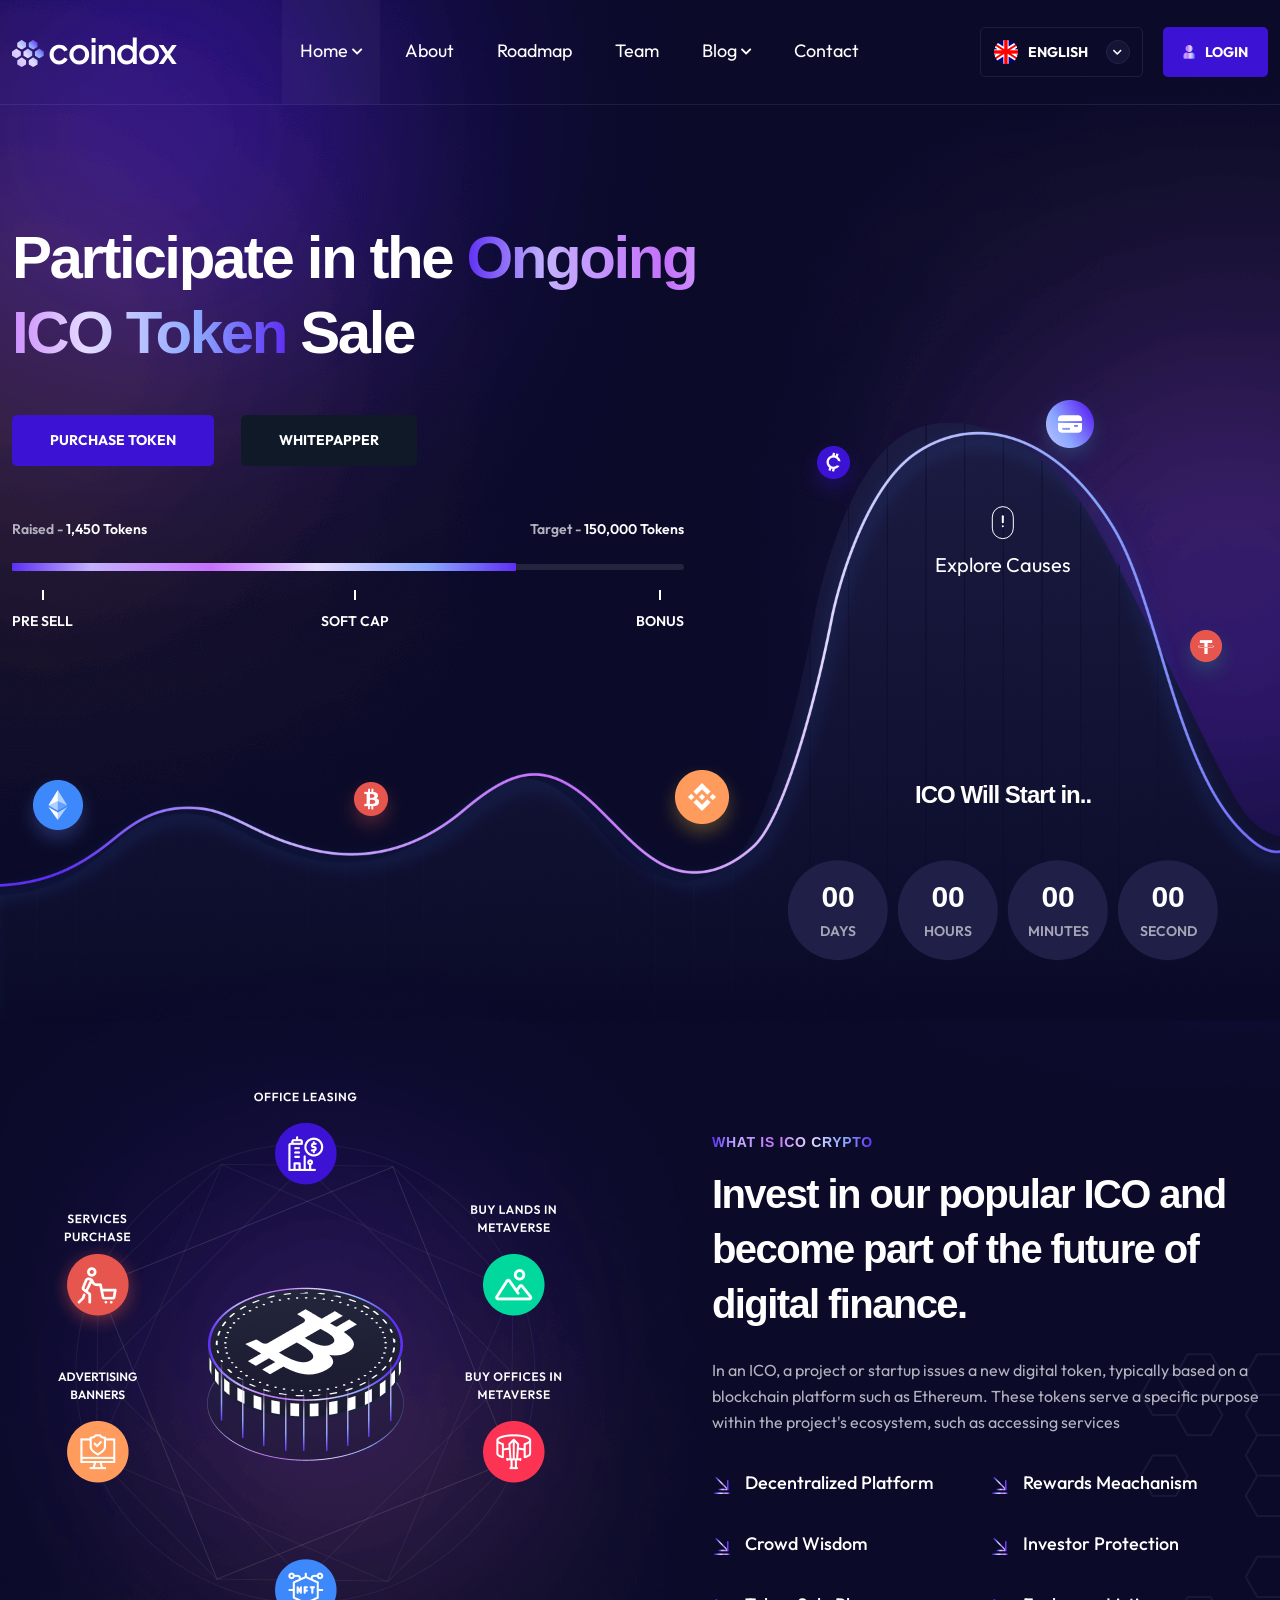
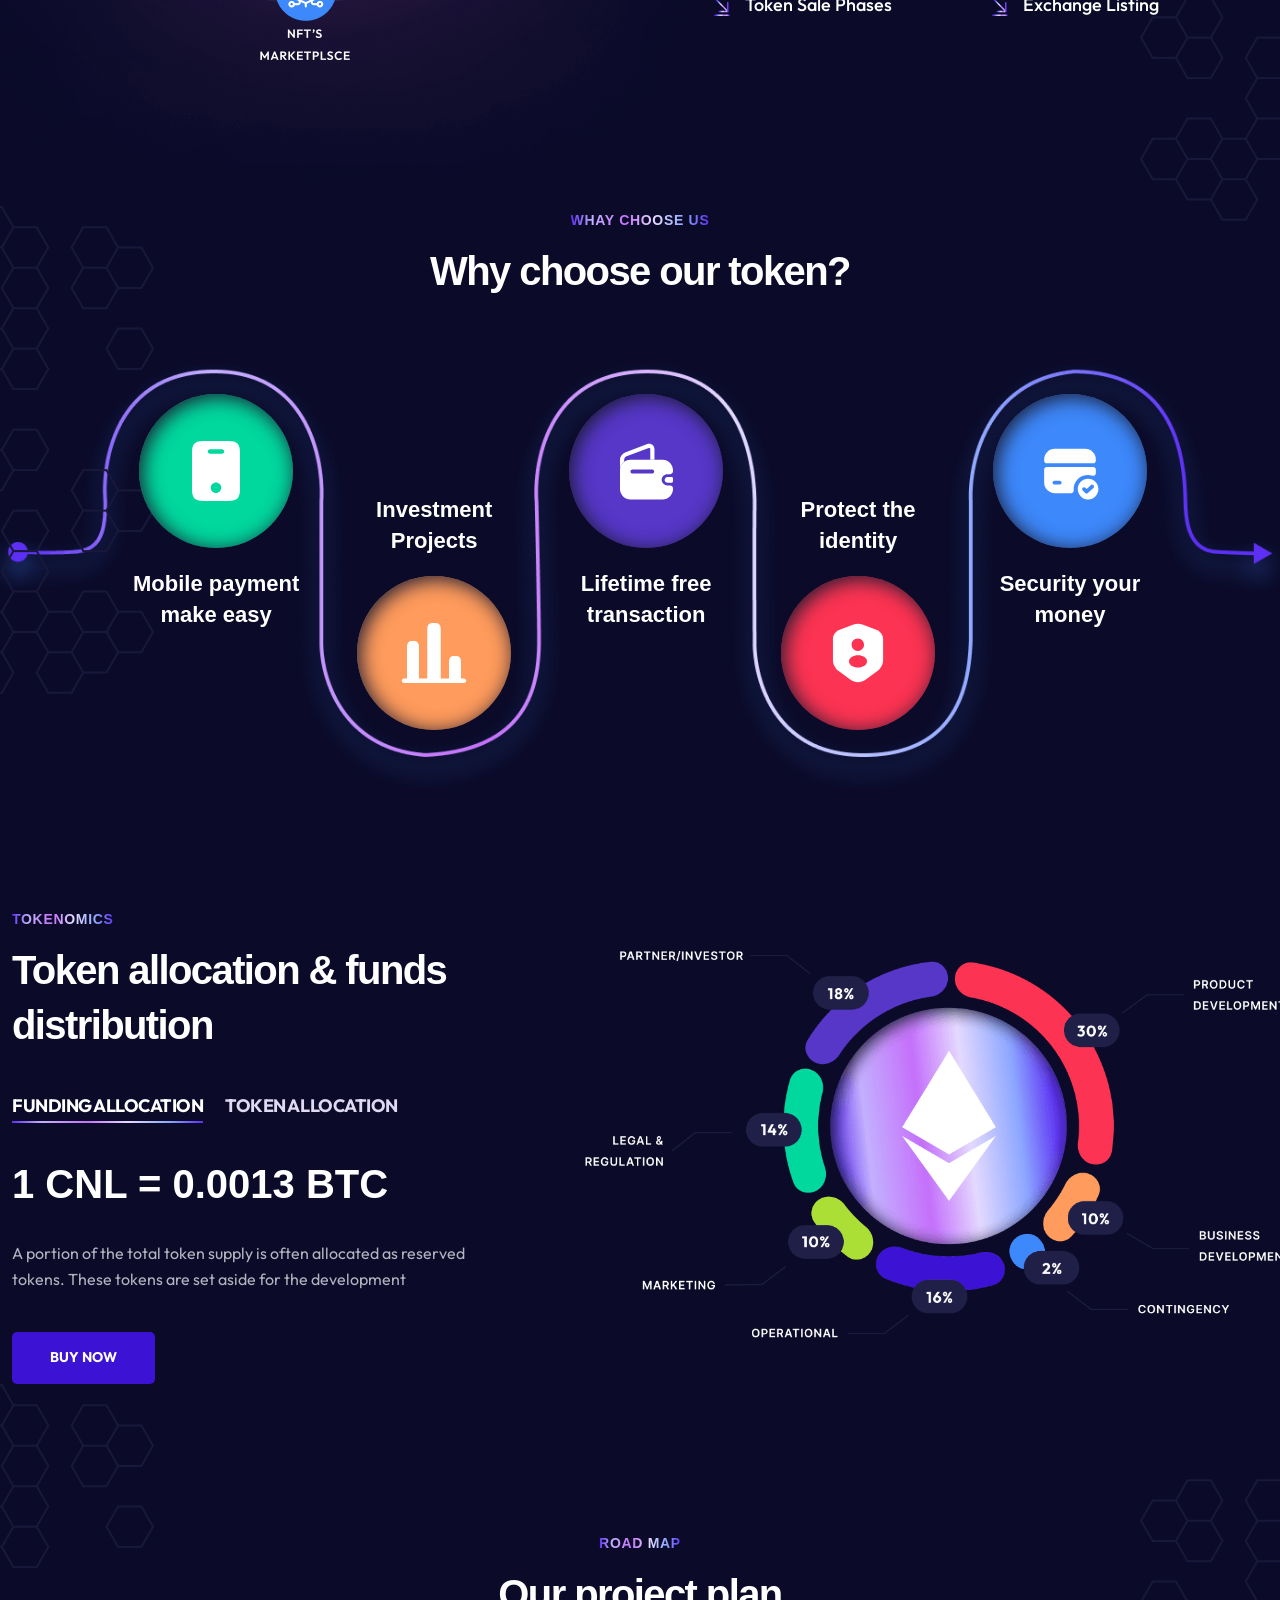
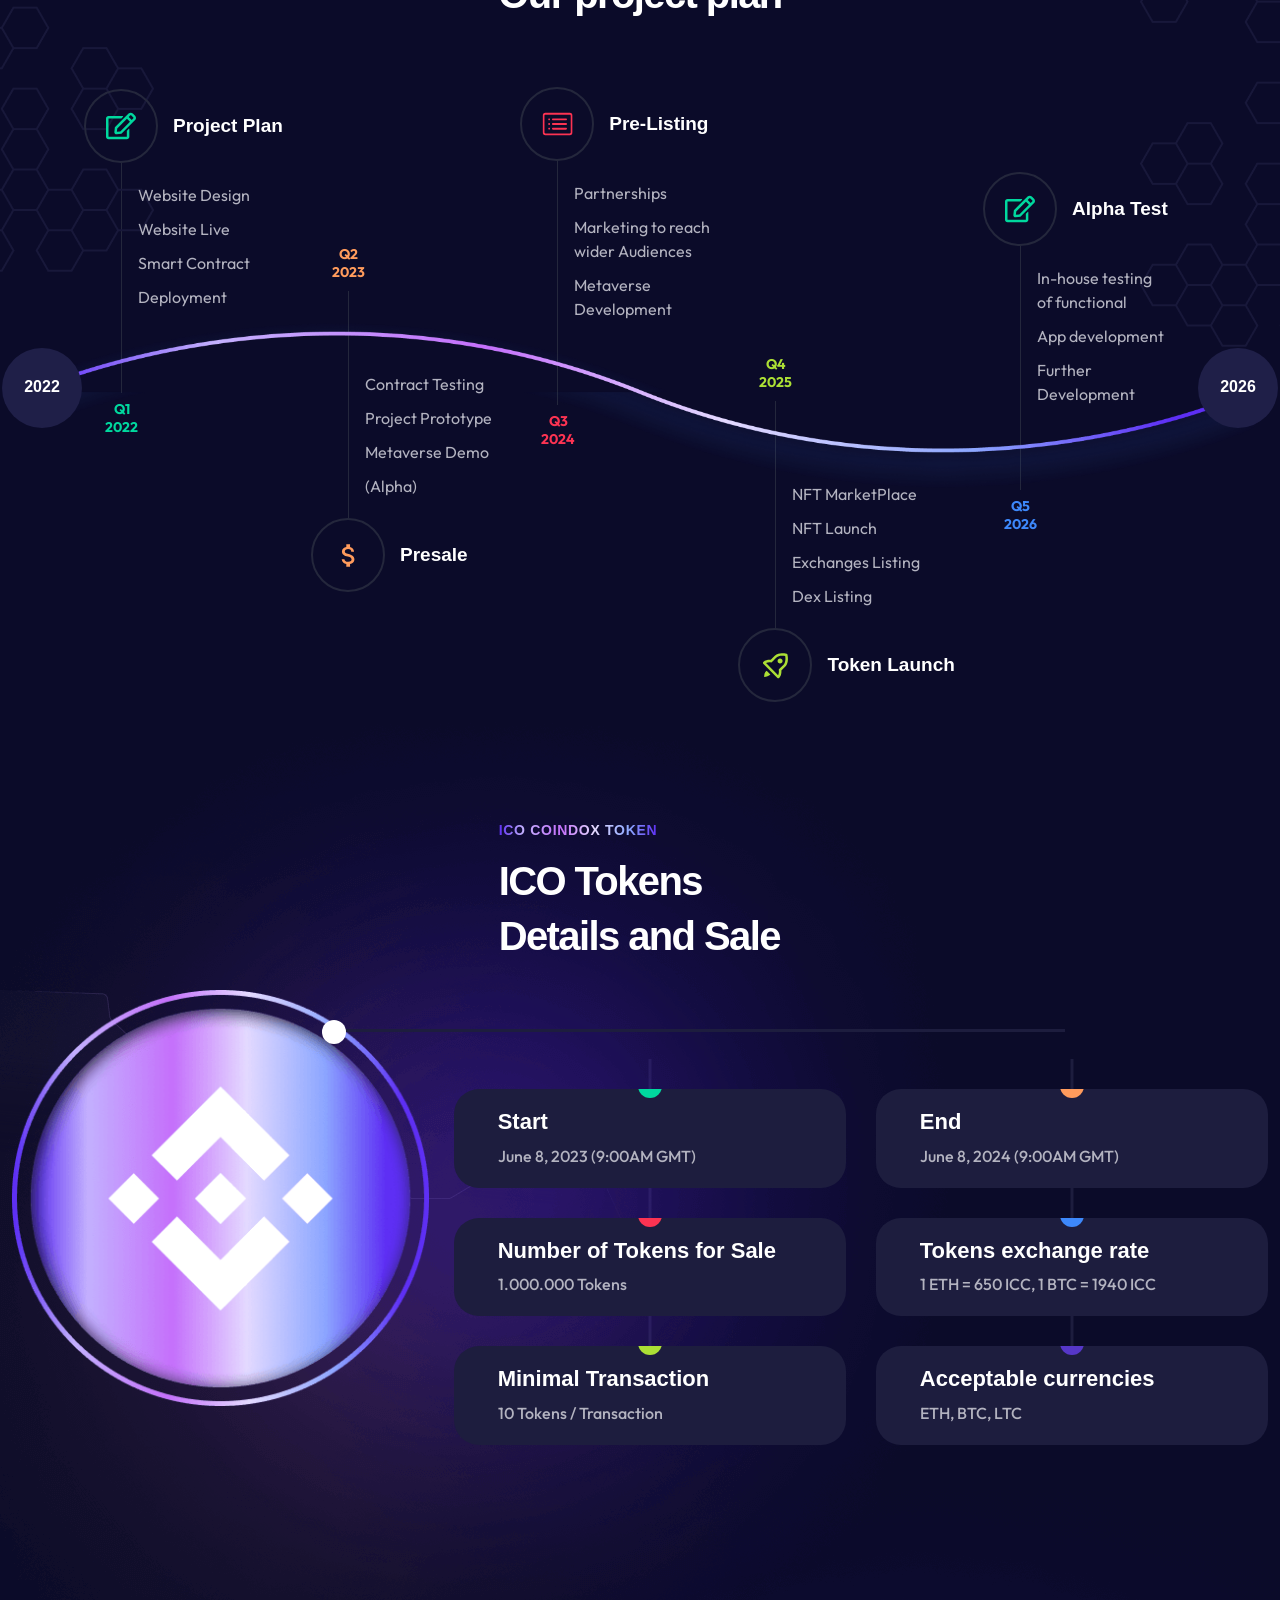
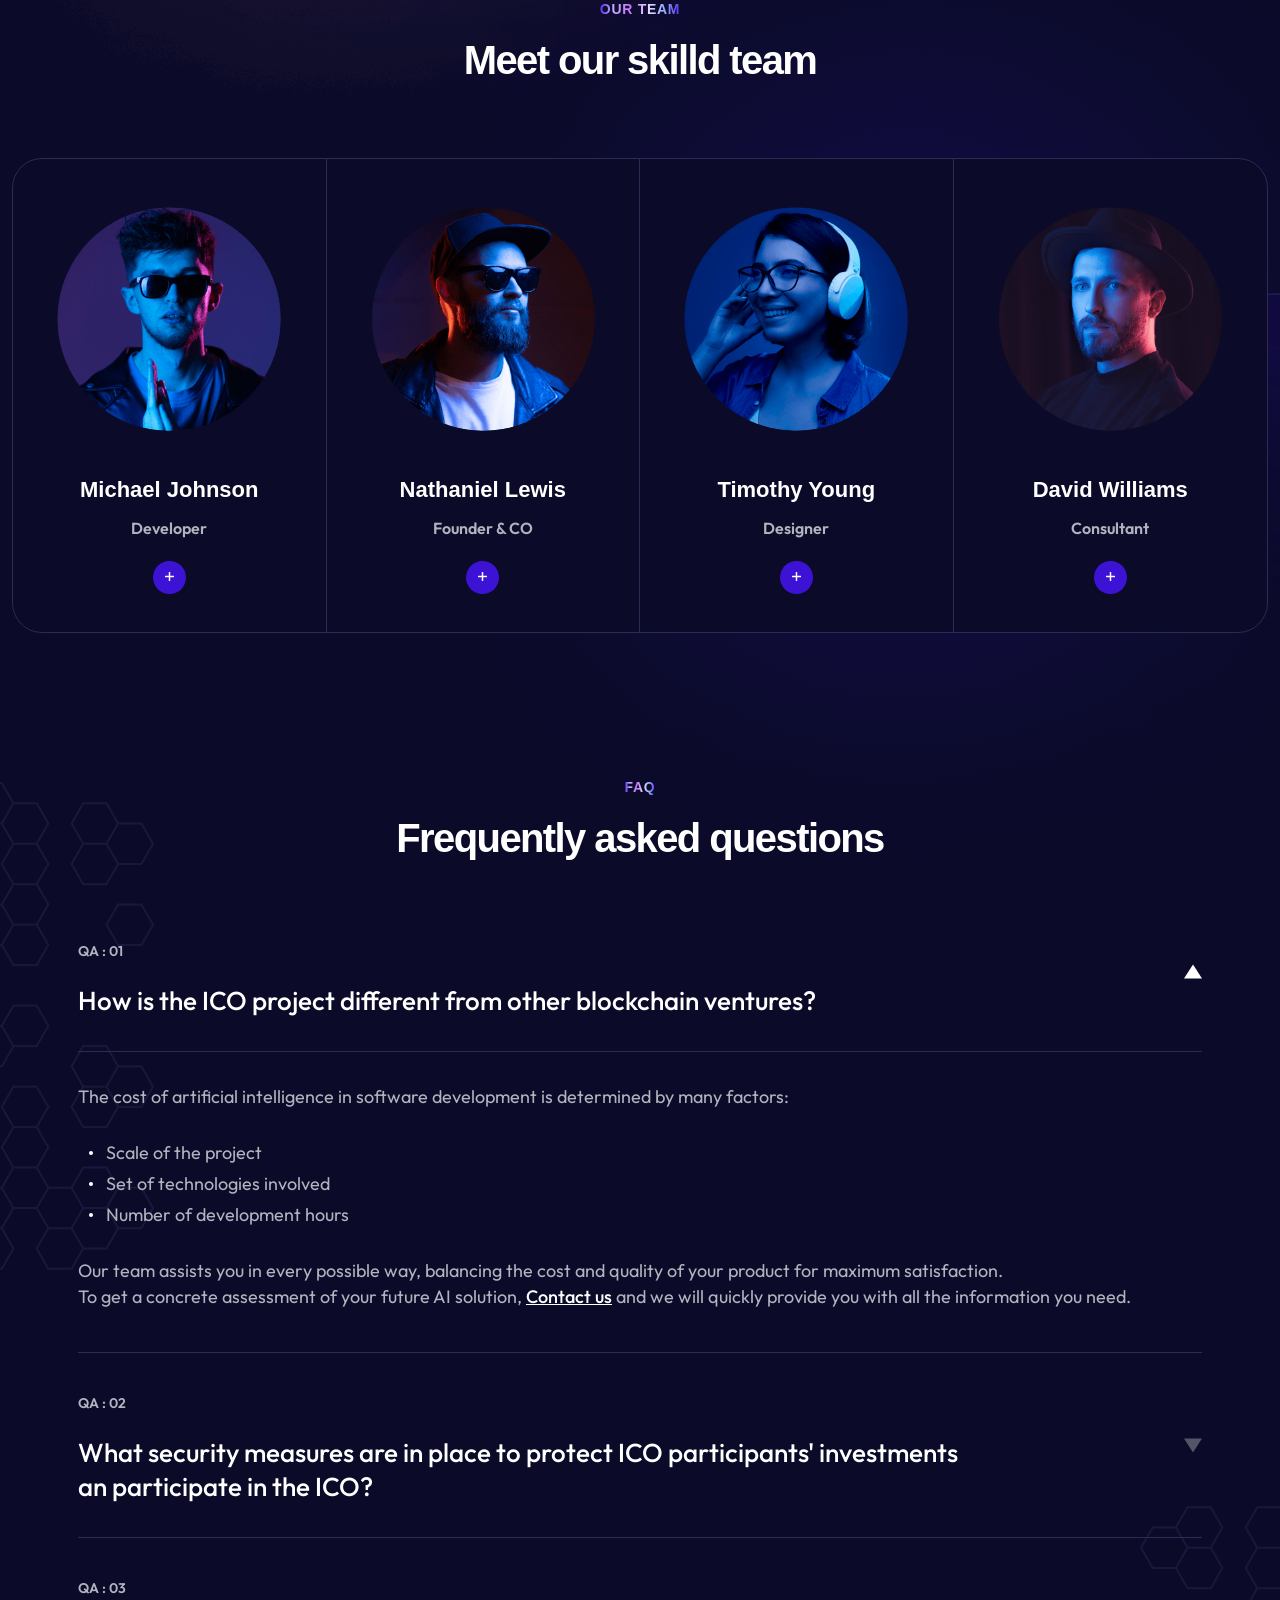
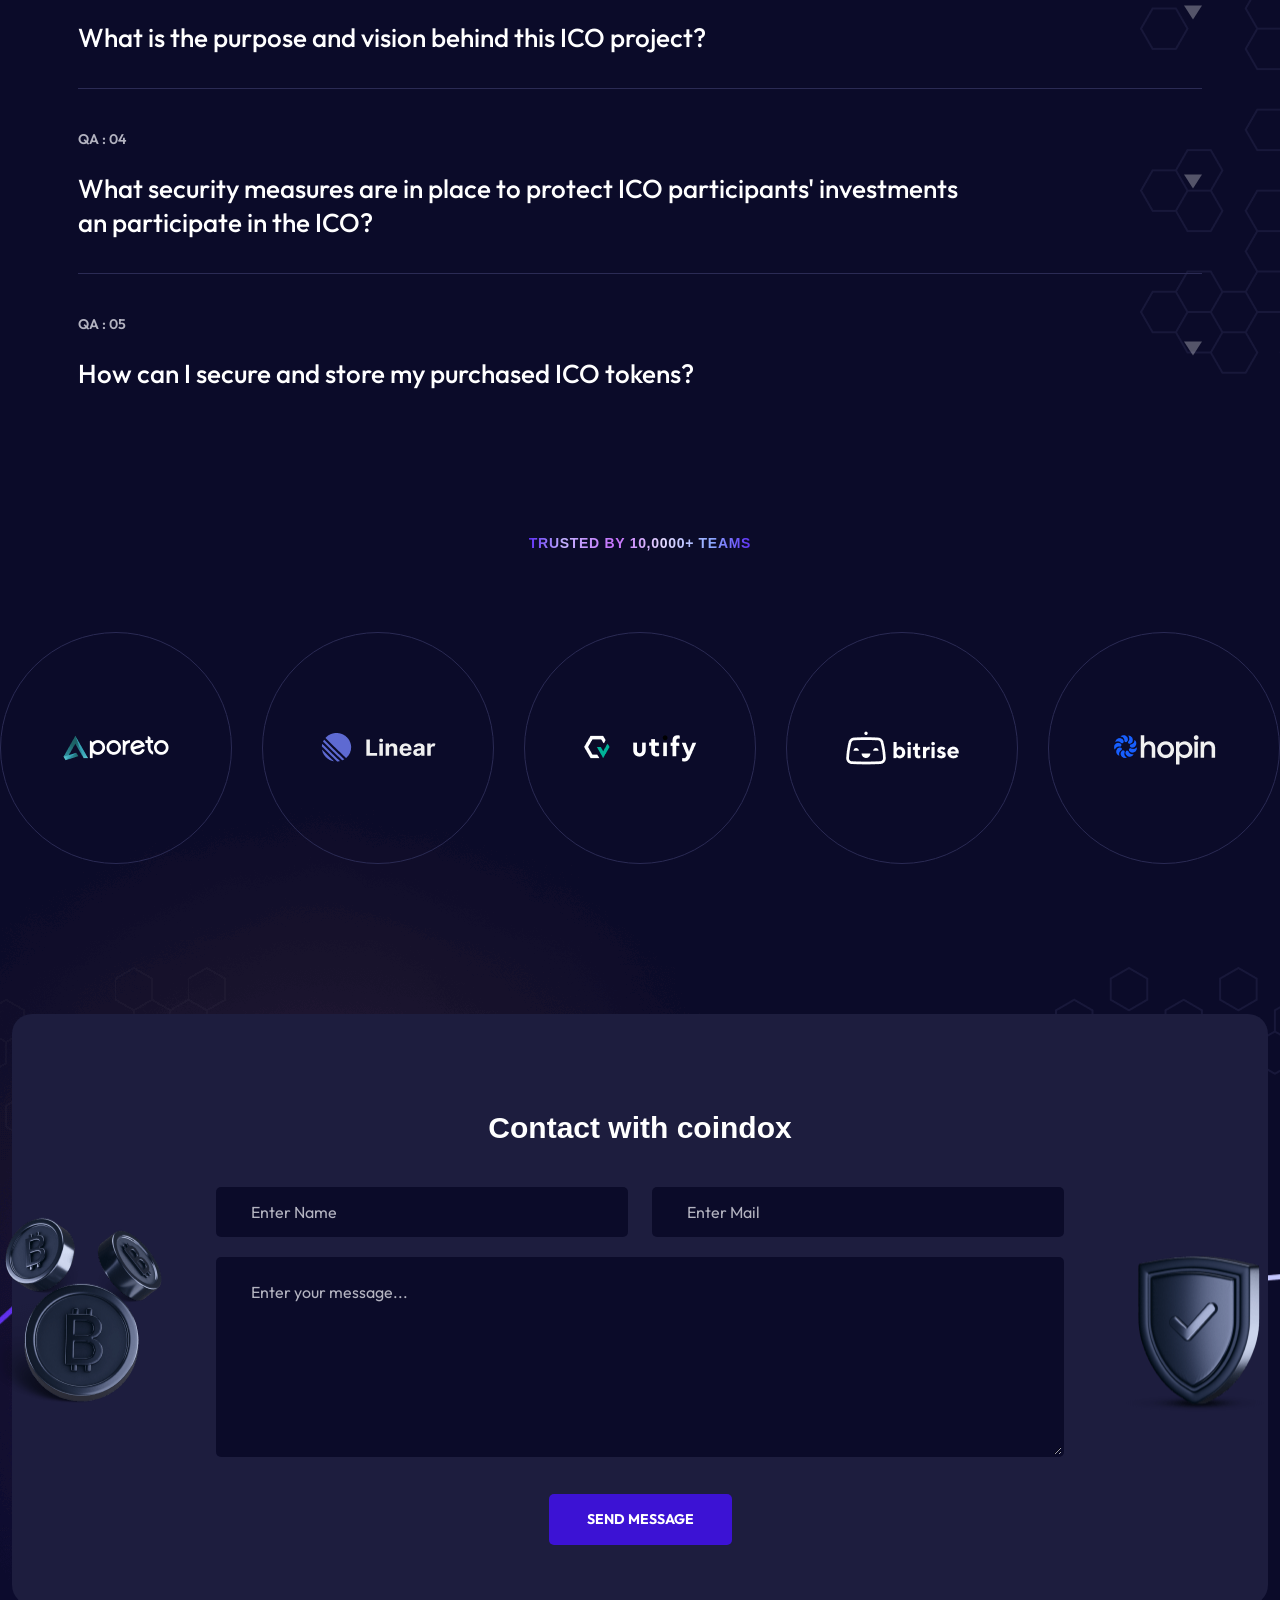
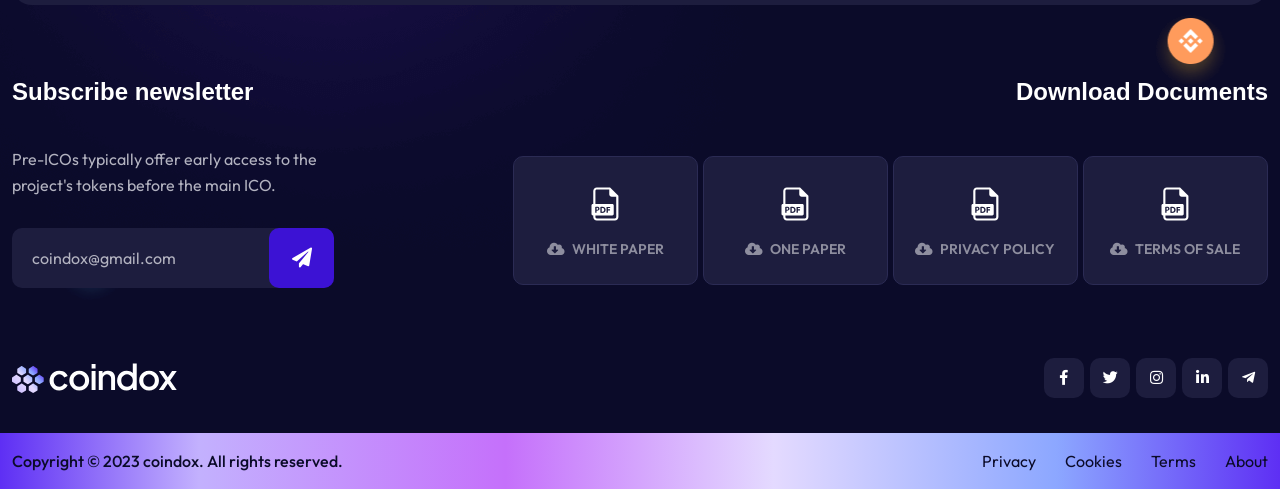
<file: home-3.html>
<!doctype html>
<html lang="zxx">


<!-- Mirrored from html.xpressbuddy.com/coindox/home-3.html by HTTrack Website Copier/3.x [XR&CO'2014], Mon, 08 Jul 2024 06:09:34 GMT -->
<head>

    <!--========= Required meta tags =========-->
    <meta charset="utf-8">
    <meta http-equiv="x-ua-compatible" content="ie=edge">
    <meta name="description" content="">
    <meta name="viewport" content="width=device-width, initial-scale=1, shrink-to-fit=no">

    <title>Coindox - ICO & Crypto Landing HTML Template</title>

    <link rel="shortcut icon" href="assets/img/favicon.png" type="images/x-icon"/>

    <!-- css include -->
    <link rel="stylesheet" href="assets/css/bootstrap.min.css">
    <link rel="stylesheet" href="assets/css/fontawesome.css">
    <link rel="stylesheet" href="assets/css/animate.css">
    <link rel="stylesheet" href="assets/css/metisMenu.css">
    <link rel="stylesheet" href="assets/css/magnific-popup.css">
    <link rel="stylesheet" href="assets/css/main.css">
</head>

<body>

    <div id="xb-loadding">
        <div class="honeycomb">
            <div></div>
            <div></div>
            <div></div>
            <div></div>
            <div></div>
            <div></div>
            <div></div>
        </div>
    </div>
    
    <div class="progress-wrap">
        <svg class="progress-circle svg-content" width="100%" height="100%" viewBox="-1 -1 102 102">
            <path d="M50,1 a49,49 0 0,1 0,98 a49,49 0 0,1 0,-98"/>
        </svg>
    </div>
    

    <div class="body_wrap">
        
        <!-- header start -->
        <header class="site-header header--transparent ico-header">
            <div class="header__main-wrap stricky">
                <div class="container mxw_1640">
                    <div class="header__main ul_li_between">
                        <div class="header__left ul_li">
                            <div class="header__logo">
                                <a href="index.html"><img src="assets/img/logo/logo.svg" alt=""></a>
                            </div>
                        </div>
                        <div class="main-menu__wrap ul_li navbar navbar-expand-xl">
                            <nav class="main-menu collapse navbar-collapse">
                                <ul>
                                    <li class="menu-item-has-children active has-mega-menu"><a href="index.html">Home</a>
                                        <ul class="submenu mega-menu">
                                            <li>
                                                <div class="mega-menu-content mxw_1505">
                                                    <div class="row">
                                                        <div class="col col-md-3">
                                                            <div class="demo-pic">
                                                                <a href="index.html">
                                                                    <img src="assets/img/demo/demo-1.jpg" alt="">
                                                                </a>
                                                            </div>
                                                            <h3>Blockchain</h3>
                                                        </div>
                                                        <div class="col col-md-3">
                                                            <div class="demo-pic">
                                                                <a href="home-2.html">
                                                                    <img src="assets/img/demo/demo-2.jpg" alt="">
                                                                </a>
                                                            </div>
                                                            <h3>Bitcoin Mining</h3>
                                                        </div>
                                                        <div class="col col-md-3">
                                                            <div class="demo-pic">
                                                                <a href="home-3.html">
                                                                    <img src="assets/img/demo/demo-3.jpg" alt="">
                                                                </a>
                                                            </div>
                                                            <h3>ICO</h3>
                                                        </div>
                                                        <div class="col col-md-3">
                                                            <div class="demo-pic coming-soon">
                                                                <img src="assets/img/demo/coming-soon.jpg" alt="">
                                                            </div>
                                                            <h3>Coming Soon</h3>
                                                        </div>
                                                    </div>
                                                </div>
                                            </li>
                                        </ul>
                                    </li>
                                    <li><a class="scrollspy-btn" href="#about">about</a></li>
                                    <li><a class="scrollspy-btn" href="#roadmap">Roadmap</a></li>
                                    <li><a class="scrollspy-btn" href="#team">Team</a></li>
                                    <li class="menu-item-has-children">
                                        <a href="#!">Blog</a>
                                        <ul class="submenu">
                                            <li><a href="blog.html">Blog</a></li>
                                            <li><a href="blog-single.html">Blog Details</a></li>
                                        </ul>
                                    </li>
                                    <li><a href="contact.html">Contact</a></li>
                                </ul>
                            </nav>
                        </div>
                        <div class="header__action ul_li">
                            <div class="d-xl-none">
                                <a class="header__bar hamburger_menu" href="javascript:void(0);">
                                    <div class="header__bar-icon">
                                        <span></span>
                                        <span></span>
                                        <span></span>
                                        <span></span>
                                    </div>
                                </a>
                            </div>
                            <div class="header__language">
                                <div class="dropdown">
                                    <button class="dropdown-toggle" type="button" id="dropdownMenuButton1" data-bs-toggle="dropdown" aria-haspopup="true" aria-expanded="false">
                                        <img src="assets/img/icon/us_flag.png" alt="">ENGLISH <i class="fas fa-chevron-down"></i>
                                    </button>
                                    <div class="dropdown-menu" aria-labelledby="dropdownMenuButton1">
                                        <a class="dropdown-item" href="index.html"><img src="assets/img/icon/chn_flag.png" alt="">China</a>
                                        <a class="dropdown-item" href="index.html"><img src="assets/img/icon/rsa_flag.png" alt="">Russia</a>
                                        <a class="dropdown-item" href="index.html"><img src="assets/img/icon/in_flag.png" alt="">India</a>
                                    </div>
                                </div>
                            </div>
                            <div class="header__account">
                                <a href="#!"><i class="fas fa-user"></i>LOGIN</a>
                            </div>
                        </div>
                    </div>
                </div>
            </div>
        </header>
        <!-- header end -->

        <!-- slide bar start -->
		 <aside class="slide-bar">
            <div class="close-mobile-menu">
                <a class="tx-close" href="javascript:void(0);"></a>
            </div>

            <!-- side-mobile-menu start -->
            <nav class="side-mobile-menu">
                <a class="header__logo mb-30" href="#!">
                    <img src="assets/img/logo/logo.svg" alt="">
                </a>
                <div class="header-mobile-search">
                    <form role="search" method="get" action="#"> 
                        <input type="text" placeholder="Search Keywords"> 
                        <button type="submit"><i class="ti-search"></i></button>
                    </form>
                </div>
                <ul id="mobile-menu-active">
                    <li class="dropdown"><a href="index.html">Home</a>
                        <ul class="sub-menu">
                            <li><a href="index.html"><span>Home Blockchain</span></a></li>
                            <li><a href="home-2.html"><span>Home Mining</span></a></li>
                            <li class="active"><a href="home-3.html"><span>Home ICO</span></a></li>
                        </ul>
                    </li>
                    <li><a class="scrollspy-btn" href="#about">about</a></li>
                    <li><a class="scrollspy-btn" href="#roadmap">Roadmap</a></li>
                    <li><a class="scrollspy-btn" href="#team">Team</a></li>
                    <li class="dropdown">
                        <a href="#!">Blog</a>
                        <ul class="sub-menu">
                            <li><a href="blog.html">Blog</a></li>
                            <li><a href="blog-single.html">Blog Details</a></li>
                        </ul>
                    </li>
                    <li><a href="contact.html">Get in touch</a></li>
                </ul>
                
            </nav>
            <!-- side-mobile-menu end -->
        </aside>

        <div class="body-overlay"></div>
        <!-- slide bar end -->

       <main>
            <!-- hero start -->
            <section class="hero hero__ico pos-rel" >
                <div class="hero__bg" data-background="assets/img/bg/hero_bg.png"></div>
                <div class="container">
                    <div class="row">
                        <div class="col-lg-7">
                            <div class="hero__content">
                                <h1 class="title mb-45">Participate in the <span>Ongoing ICO Token</span> Sale </h1>
                                <div class="btns">
                                    <a class="thm-btn" href="#!">PURCHASE TOKEN</a>
                                    <a class="thm-btn thm-btn--dark" href="#!">WHITEPAPPER</a>
                                </div>
                                <div class="hero__progress mt-50">
                                    <div class="progress-title ul_li_between"><span><span>Raised -</span> 1,450 Tokens</span> <span><span>Target -</span> 150,000 Tokens</span></div>
                                    <div class="progress">
                                        <div class="progress-bar" role="progressbar" style="width: 75%;" aria-valuenow="75" aria-valuemin="0" aria-valuemax="100"></div>
                                    </div>
                                    <ul class="ul_li_between">
                                        <li>Pre Sell</li>
                                        <li>Soft Cap</li>
                                        <li>Bonus</li>
                                    </ul>
                                </div>
                            </div>
                        </div>
                        <div class="col-lg-5">
                            <div class="hero__explore-wrap text-center">
                                <div class="hero__explore text-center">
                                    <div class="scroll-down"></div>
                                    <span>Explore Causes</span>
                                </div>
                                <div class="hero__countdown">
                                    <h6 class="text-center">ICO Will Start in..</h6>
                                    <div class="countdown ul_li_center" data-countdown="2024/08/28"></div>
                                </div>
                            </div>
                        </div>
                    </div>
                </div>
                <div class="hero__shape">
                    <div class="shape shape--1">
                        <img src="assets/img/shape/h_shape.png" alt="">
                    </div>
                    <div class="shape shape--2">
                        <img src="assets/img/shape/h_shape2.png" alt="">
                    </div>
                    <div class="shape shape--3">
                        <img src="assets/img/shape/h_shape3.png" alt="">
                    </div>
                </div>
                <div class="hero__coin">
                    <div class="coin coin--1">
                        <img src="assets/img/icon/coin1.png" alt="">
                    </div>
                    <div class="coin coin--2">
                        <img src="assets/img/icon/coin2.png" alt="">
                    </div>
                    <div class="coin coin--3">
                        <img src="assets/img/icon/coin3.png" alt="">
                    </div>
                    <div class="coin coin--4">
                        <img src="assets/img/icon/coin4.png" alt="">
                    </div>
                    <div class="coin coin--5">
                        <img src="assets/img/icon/coin5.png" alt="">
                    </div>
                    <div class="coin coin--6">
                        <img src="assets/img/icon/coin6.png" alt="">
                    </div>
                </div>
            </section>
            <!-- hero end -->
            
            <!-- about start -->
            <section id="about" class="about pos-rel pb-140">
                <div class="container">
                    <div class="row align-items-center mt-none-30">
                        <div class="col-lg-6 mt-30">
                            <div class="about__img pos-rel wow fadeInLeft">
                                <img src="assets/img/about/about_img.png" alt="">
                                <div class="about__shape">
                                    <img src="assets/img/shape/about_shape.png" alt="">
                                </div>
                            </div>
                        </div>
                        <div class="col-lg-6 mt-30">
                            <div class="about__content wow fadeInRight" data-wow-delay="100ms">
                                <div class="sec-title mb-35">
                                    <h5 class="sec-title__subtitle">WHAT IS ICO CRYPTO</h5>
                                    <h2 class="sec-title__title mb-25">Invest in our popular ICO and become part of the future of digital finance.</h2>
                                    <p>In an ICO, a project or startup issues a new digital token, typically based on a blockchain platform such as Ethereum. These tokens serve a specific purpose within the project's ecosystem, such as accessing services</p>
                                </div>
                                <ul class="about__list ul_li">
                                    <li><img src="assets/img/icon/a_arrow.svg" alt="">Decentralized Platform</li>
                                    <li><img src="assets/img/icon/a_arrow.svg" alt="">Rewards Meachanism</li>
                                    <li><img src="assets/img/icon/a_arrow.svg" alt="">Crowd Wisdom</li>
                                    <li><img src="assets/img/icon/a_arrow.svg" alt="">Investor Protection</li>
                                    <li><img src="assets/img/icon/a_arrow.svg" alt="">Token Sale Phases</li>
                                    <li><img src="assets/img/icon/a_arrow.svg" alt="">Exchange Listing</li>
                                </ul>
                            </div>
                        </div>
                    </div>
                </div>
                <div class="about__sec-shape">
                    <img src="assets/img/shape/s_shape2.png" alt="">
                </div>
            </section>
            <!-- about end -->

            <!-- features start -->
            <section class="features pos-rel pb-150 mb-0-pb">
                <div class="container">
                    <div class="sec-title text-center mb-95">
                        <h5 class="sec-title__subtitle">WHAY CHOOSE US</h5>
                        <h2 class="sec-title__title mb-25">Why choose our token?</h2>
                    </div>
                    <div class="feature__wrap pos-rel ul_li_between">
                        <div class="feature__item text-center">
                            <div class="icon">
                                <img src="assets/img/icon/f_01.svg" alt="">
                            </div>
                            <h4>Mobile payment <br> make easy</h4>
                        </div>
                        <div class="feature__item text-center">
                            <div class="icon">
                                <img src="assets/img/icon/f_02.svg" alt="">
                            </div>
                            <h4>Investment <br> Projects</h4>
                        </div>
                        <div class="feature__item text-center">
                            <div class="icon">
                                <img src="assets/img/icon/f_03.svg" alt="">
                            </div>
                            <h4>Lifetime free <br> transaction</h4>
                        </div>
                        <div class="feature__item text-center">
                            <div class="icon">
                                <img src="assets/img/icon/f_04.svg" alt="">
                            </div>
                            <h4>Protect the <br> identity</h4>
                        </div>
                        <div class="feature__item text-center">
                            <div class="icon">
                                <img src="assets/img/icon/f_05.svg" alt="">
                            </div>
                            <h4>Security your <br> money</h4>
                        </div>
                        <div class="feature__line-shape">
                            <img src="assets/img/shape/f_shape.png" alt="">
                        </div>
                    </div>
                </div>
                <div class="feature__sec-shape">
                    <img src="assets/img/shape/s_shape1.png" alt="">
                </div>
            </section>
            <!-- features end -->

            <!-- token start -->
            <section class="token pt-125">
                <div class="container">
                    <div class="row align-items-center mt-none-30">
                        <div class="col-lg-5 mt-30">
                            <div class="token__content wow fadeInLeft">
                                <div class="sec-title mb-20">
                                    <h5 class="sec-title__subtitle">Tokenomics</h5>
                                    <h2 class="sec-title__title">Token allocation & funds distribution</h2>
                                </div>
                                <ul class="nav nav-tabs token__tab" id="myTab" role="tablist">
                                    <li class="nav-item" role="presentation">
                                      <button class="nav-link active" id="home-tab" data-bs-toggle="tab" data-bs-target="#home" type="button" role="tab" aria-controls="home" aria-selected="true">Funding Allocation</button>
                                    </li>
                                    <li class="nav-item" role="presentation">
                                      <button class="nav-link" id="profile-tab" data-bs-toggle="tab" data-bs-target="#profile" type="button" role="tab" aria-controls="profile" aria-selected="false">Token Allocation</button>
                                    </li>
                                </ul>
                                <div class="token__info mt-40">
                                    <h2>1 CNL = 0.0013 BTC</h2>
                                    <p>A portion of the total token supply is often allocated as reserved <br> tokens. These tokens are  set aside for the development </p>
                                    <div class="token-btn mt-40">
                                        <a class="thm-btn" href="#!">buy now</a>
                                    </div>
                                </div>
                            </div>
                        </div>
                        <div class="col-lg-7 mt-30">
                            <div class="tab-content wow fadeInRight" data-wow-delay="100ms" id="myTabContent">
                                <div class="tab-pane fade show active" id="home" role="tabpanel" aria-labelledby="home-tab">
                                    <div class="token__img">
                                        <img src="assets/img/token/token_chart.png" alt="">
                                    </div>
                                </div>
                                <div class="tab-pane fade" id="profile" role="tabpanel" aria-labelledby="profile-tab">
                                    <div class="token__img">
                                        <img src="assets/img/token/token_chart2.png" alt="">
                                    </div>
                                </div>
                            </div>
                        </div>
                    </div>
                </div>
            </section>
            <!-- token end -->

            <!-- roadmap start -->
            <section id="roadmap" class="roadmap pt-lg-80 pb-md-100 pt-145 pos-rel pb-200">
                <div class="container">
                    <div class="sec-title text-center mb-60">
                        <h5 class="sec-title__subtitle">Road map</h5>
                        <h2 class="sec-title__title">Our project plan</h2>
                    </div>
                    <div class="roadmap__wrap ul_li_between">
                        <div class="roadmap__item">
                            <div class="roadmap__head ul_li">
                                <div class="icon">
                                    <img src="assets/img/icon/rm_01.svg" alt="">
                                </div>
                                <h3>Project Plan</h3>
                            </div>
                            <ul class="roadmap__info list-unstyled">
                                <li>Website Design</li>
                                <li>Website Live</li>
                                <li>Smart Contract</li>
                                <li>Deployment</li>
                            </ul>
                            <span class="number">Q1 <br> 2022</span>
                        </div>
                        <div class="roadmap__item">
                            <div class="roadmap__head ul_li">
                                <div class="icon">
                                    <img src="assets/img/icon/rm_02.svg" alt="">
                                </div>
                                <h3>Presale</h3>
                            </div>
                            <ul class="roadmap__info list-unstyled">
                                <li>Contract Testing</li>
                                <li>Project Prototype</li>
                                <li>Metaverse Demo</li>
                                <li>(Alpha)</li>
                            </ul>
                            <span class="number">Q2 <br> 2023</span>
                        </div>
                        <div class="roadmap__item">
                            <div class="roadmap__head ul_li">
                                <div class="icon">
                                    <img src="assets/img/icon/rm_03.svg" alt="">
                                </div>
                                <h3>Pre-Listing</h3>
                            </div>
                            <ul class="roadmap__info list-unstyled">
                                <li>Partnerships</li>
                                <li>Marketing to reach <br> wider Audiences</li>
                                <li>Metaverse <br> Development</li>
                            </ul>
                            <span class="number">Q3 <br> 2024</span>
                        </div>
                        <div class="roadmap__item">
                            <div class="roadmap__head ul_li">
                                <div class="icon">
                                    <img src="assets/img/icon/rm_04.svg" alt="">
                                </div>
                                <h3>Token Launch</h3>
                            </div>
                            <ul class="roadmap__info list-unstyled">
                                <li>NFT MarketPlace</li>
                                <li>NFT Launch</li>
                                <li>Exchanges Listing</li>
                                <li>Dex Listing</li>
                            </ul>
                            <span class="number">Q4 <br> 2025</span>
                        </div>
                        <div class="roadmap__item">
                            <div class="roadmap__head ul_li">
                                <div class="icon">
                                    <img src="assets/img/icon/rm_01.svg" alt="">
                                </div>
                                <h3>Alpha Test</h3>
                            </div>
                            <ul class="roadmap__info list-unstyled">
                                <li>In-house testing <br> of functional</li>
                                <li>App development</li>
                                <li>Further <br> Development</li>
                            </ul>
                            <span class="number">Q5 <br> 2026</span>
                        </div>
                        <div class="roadmap__shape">
                            <img src="assets/img/shape/rm_shape.png" alt="">
                        </div>
                        <div class="roadmap__year">
                            <h3 class="year year--start">2022</h3>
                            <h3 class="year year--end">2026</h3>
                        </div>
                    </div>
                </div>
                <div class="roadmap__sec-shape">
                    <div class="shape shape--1">
                        <img src="assets/img/shape/s_shape1.png" alt="">
                    </div>
                    <div class="shape shape--2">
                        <img src="assets/img/shape/s_shape2.png" alt="">
                    </div>
                </div>
            </section>
            <!-- roadmap end -->

            <!-- token info start -->
            <section class="token-info pos-rel pt-200 pb-150">
                <div class="container">
                    <div class="row">
                        <div class="col-xl-8 offset-xl-4">
                            <div class="token-info__title sec-title mb-95 text-center text-xl-start">
                                <h5 class="sec-title__subtitle">ICO coindox Token</h5>
                                <h2 class="sec-title__title">ICO Tokens <br> Details and Sale</h2>
                            </div>
                        </div>
                    </div>
                    <div class="row">
                        <div class="col-lg-4">
                            <div class="token-info__img">
                                <img src="assets/img/token/t_info_img.png" alt="">
                            </div>
                        </div>
                        <div class="col-lg-8">
                            <div class="token-info--info-wrap ul_li">
                                <ul class="token-info__list token-info--start">
                                    <li>
                                        <h4>Start</h4>
                                        <span>June 8, 2023 (9:00AM GMT)</span>
                                    </li>
                                    <li>
                                        <h4>Number of Tokens for Sale</h4>
                                        <span>1.000.000 Tokens</span>
                                    </li>
                                    <li>
                                        <h4>Minimal Transaction</h4>
                                        <span>10 Tokens / Transaction</span>
                                    </li>
                                </ul>
                                <ul class="token-info__list token-info--end">
                                    <li>
                                        <h4>End</h4>
                                        <span>June 8, 2024 (9:00AM GMT)</span>
                                    </li>
                                    <li>
                                        <h4>Tokens exchange rate</h4>
                                        <span>1 ETH = 650 ICC, 1 BTC = 1940 ICC</span>
                                    </li>
                                    <li>
                                        <h4>Acceptable currencies</h4>
                                        <span>ETH, BTC, LTC</span>
                                    </li>
                                </ul>
                            </div>
                        </div>
                    </div>
                </div>
                <div class="token-info__shape">
                    <div class="shape shape--1">
                        <img src="assets/img/shape/ti_shape.png" alt="">
                    </div>
                    <div class="shape shape--2">
                        <img src="assets/img/shape/ti_shape2.png" alt="">
                    </div>
                </div>
            </section>
            <!-- token info end -->

            <!-- team start -->
            <section id="team" class="team pos-rel pos-rel">
                <div class="container">
                    <div class="sec-title text-center mb-70">
                        <h5 class="sec-title__subtitle">Our Team</h5>
                        <h2 class="sec-title__title">Meet our skilld team</h2>
                    </div>
                    <div class="team__wrap ul_li">
                        <div class="team__item">
                            <div class="avatar">
                                <img src="assets/img/team/img_01.png" alt="">
                            </div>
                            <div class="team__info text-center mb-20">
                                <h3>Michael Johnson</h3>
                                <span>Developer</span>
                            </div>
                            <div class="team__social ul_li_center">
                                <ul class="team__social-link link-left ul_li">
                                    <li><a href="#!"><i class="fab fa-twitter"></i></a></li>
                                    <li><a href="#!"><i class="fab fa-facebook-f"></i></a></li>
                                </ul>
                                <span class="h-icon"><i class="far fa-plus"></i></span>
                                <ul class="team__social-link link-right ul_li">
                                    <li><a href="#!"><i class="fab fa-linkedin-in"></i></a></li>
                                    <li><a href="#!"><i class="fab fa-instagram"></i></a></li>
                                </ul>
                            </div>
                        </div>
                        <div class="team__item">
                            <div class="avatar">
                                <img src="assets/img/team/img_02.png" alt="">
                            </div>
                            <div class="team__info text-center mb-20">
                                <h3>Nathaniel Lewis</h3>
                                <span>Founder & CO</span>
                            </div>
                            <div class="team__social ul_li_center">
                                <ul class="team__social-link link-left ul_li">
                                    <li><a href="#!"><i class="fab fa-twitter"></i></a></li>
                                    <li><a href="#!"><i class="fab fa-facebook-f"></i></a></li>
                                </ul>
                                <span class="h-icon"><i class="far fa-plus"></i></span>
                                <ul class="team__social-link link-right ul_li">
                                    <li><a href="#!"><i class="fab fa-linkedin-in"></i></a></li>
                                    <li><a href="#!"><i class="fab fa-instagram"></i></a></li>
                                </ul>
                            </div>
                        </div>
                        <div class="team__item">
                            <div class="avatar">
                                <img src="assets/img/team/img_03.png" alt="">
                            </div>
                            <div class="team__info text-center mb-20">
                                <h3>Timothy Young</h3>
                                <span>Designer</span>
                            </div>
                            <div class="team__social ul_li_center">
                                <ul class="team__social-link link-left ul_li">
                                    <li><a href="#!"><i class="fab fa-twitter"></i></a></li>
                                    <li><a href="#!"><i class="fab fa-facebook-f"></i></a></li>
                                </ul>
                                <span class="h-icon"><i class="far fa-plus"></i></span>
                                <ul class="team__social-link link-right ul_li">
                                    <li><a href="#!"><i class="fab fa-linkedin-in"></i></a></li>
                                    <li><a href="#!"><i class="fab fa-instagram"></i></a></li>
                                </ul>
                            </div>
                        </div>
                        <div class="team__item">
                            <div class="avatar">
                                <img src="assets/img/team/img_04.png" alt="">
                            </div>
                            <div class="team__info text-center mb-20">
                                <h3>David Williams</h3>
                                <span>Consultant</span>
                            </div>
                            <div class="team__social ul_li_center">
                                <ul class="team__social-link link-left ul_li">
                                    <li><a href="#!"><i class="fab fa-twitter"></i></a></li>
                                    <li><a href="#!"><i class="fab fa-facebook-f"></i></a></li>
                                </ul>
                                <span class="h-icon"><i class="far fa-plus"></i></span>
                                <ul class="team__social-link link-right ul_li">
                                    <li><a href="#!"><i class="fab fa-linkedin-in"></i></a></li>
                                    <li><a href="#!"><i class="fab fa-instagram"></i></a></li>
                                </ul>
                            </div>
                        </div>
                    </div>
                </div>
                <div class="team__shape">
                    <div class="shape shape--1">
                        <img src="assets/img/shape/t_shape1.png" alt="">
                    </div>
                    <div class="shape shape--2">
                        <img src="assets/img/shape/t_shape2.png" alt="">
                    </div>
                </div>
            </section>
            <!-- team end -->

            <!-- faq start -->
            <section class="faq pos-rel pt-140 pb-105">
                <div class="container">
                    <div class="sec-title text-center mb-35">
                        <h5 class="sec-title__subtitle">FAQ</h5>
                        <h2 class="sec-title__title">Frequently asked questions</h2>
                    </div>
                    <div class="faq__wrap">
                        <ul class="accordion_box clearfix">
                            <li class="accordion block active-block">
                                <div class="acc-btn">
                                    <span>QA : 01</span>
                                    How is the ICO project different from other blockchain ventures?
                                </div>
                                <div class="acc_body current">
                                    <div class="content">
                                        <p>The cost of artificial intelligence in software development is determined by many factors:</p>
                                        <ul>
                                            <li>Scale of the project</li>
                                            <li>Set of technologies involved</li>
                                            <li>Number of development hours</li>
                                        </ul>
                                        <p>Our team assists you in every possible way, balancing the cost and quality of your product for maximum satisfaction. <br>
                                            To get a concrete assessment of your future AI solution, <a href="#!">Contact us</a> and we will quickly provide you with all the information you need.</p>
                                    </div>
                                </div>
                            </li>
                            <li class="accordion block">
                                <div class="acc-btn">
                                    <span>QA : 02</span>
                                    What security measures are in place to protect ICO participants' investments <br> an participate in the ICO?
                                </div>
                                <div class="acc_body">
                                    <div class="content">
                                        <p>The cost of artificial intelligence in software development is determined by many factors:</p>
                                        <ul>
                                            <li>Scale of the project</li>
                                            <li>Set of technologies involved</li>
                                            <li>Number of development hours</li>
                                        </ul>
                                        <p>Our team assists you in every possible way, balancing the cost and quality of your product for maximum satisfaction. <br>
                                            To get a concrete assessment of your future AI solution, <a href="#!">Contact us</a> and we will quickly provide you with all the information you need.</p>
                                    </div>
                                </div>
                            </li>
                            <li class="accordion block">
                                <div class="acc-btn">
                                    <span>QA : 03</span>
                                    What is the purpose and vision behind this ICO project?
                                </div>
                                <div class="acc_body">
                                    <div class="content">
                                        <p>The cost of artificial intelligence in software development is determined by many factors:</p>
                                        <ul>
                                            <li>Scale of the project</li>
                                            <li>Set of technologies involved</li>
                                            <li>Number of development hours</li>
                                        </ul>
                                        <p>Our team assists you in every possible way, balancing the cost and quality of your product for maximum satisfaction. <br>
                                            To get a concrete assessment of your future AI solution, <a href="#!">Contact us</a> and we will quickly provide you with all the information you need.</p>
                                    </div>
                                </div>
                            </li>
                            <li class="accordion block">
                                <div class="acc-btn">
                                    <span>QA : 04</span>
                                    What security measures are in place to protect ICO participants' investments <br> an participate in the ICO?
                                </div>
                                <div class="acc_body">
                                    <div class="content">
                                        <p>The cost of artificial intelligence in software development is determined by many factors:</p>
                                        <ul>
                                            <li>Scale of the project</li>
                                            <li>Set of technologies involved</li>
                                            <li>Number of development hours</li>
                                        </ul>
                                        <p>Our team assists you in every possible way, balancing the cost and quality of your product for maximum satisfaction. <br>
                                            To get a concrete assessment of your future AI solution, <a href="#!">Contact us</a> and we will quickly provide you with all the information you need.</p>
                                    </div>
                                </div>
                            </li>
                            <li class="accordion block">
                                <div class="acc-btn">
                                    <span>QA : 05</span>
                                    How can I secure and store my purchased ICO tokens?
                                </div>
                                <div class="acc_body">
                                    <div class="content">
                                        <p>The cost of artificial intelligence in software development is determined by many factors:</p>
                                        <ul>
                                            <li>Scale of the project</li>
                                            <li>Set of technologies involved</li>
                                            <li>Number of development hours</li>
                                        </ul>
                                        <p>Our team assists you in every possible way, balancing the cost and quality of your product for maximum satisfaction. <br>
                                            To get a concrete assessment of your future AI solution, <a href="#!">Contact us</a> and we will quickly provide you with all the information you need.</p>
                                    </div>
                                </div>
                            </li>
                        </ul>
                    </div>
                </div>
                <div class="faq__sec-shape">
                    <div class="shape shape--1">
                        <img src="assets/img/shape/s_shape1.png" alt="">
                    </div>
                    <div class="shape shape--2">
                        <img src="assets/img/shape/s_shape2.png" alt="">
                    </div>
                </div>
            </section>
            <!-- faq end -->

            <!-- brand start -->
            <section class="brand pb-150">
                <div class="container">
                    <div class="sec-title text-center mb-65">
                        <h5 class="sec-title__subtitle">trusted by 10,0000+ teams</h5>
                    </div>
                </div>
                <div class="brand__marquee">
                    <div class="brand__item">
                        <img src="assets/img/brand/img_01.png" alt="">
                    </div>
                    <div class="brand__item">
                        <img src="assets/img/brand/img_02.png" alt="">
                    </div>
                    <div class="brand__item">
                        <img src="assets/img/brand/img_03.png" alt="">
                    </div>
                    <div class="brand__item">
                        <img src="assets/img/brand/img_04.png" alt="">
                    </div>
                    <div class="brand__item">
                        <img src="assets/img/brand/img_05.png" alt="">
                    </div>
                    <div class="brand__item">
                        <img src="assets/img/brand/img_06.png" alt="">
                    </div>
                    <div class="brand__item">
                        <img src="assets/img/brand/img_07.png" alt="">
                    </div>
                    <div class="brand__item">
                        <img src="assets/img/brand/img_08.png" alt="">
                    </div>
                </div>
            </section>
            <!-- brand end -->

            <!-- contact start -->
            <section class="ico-contact pos-rel">
                <div class="container">
                    <div class="ico-contact__wrap">
                        <h2 class="title">Contact with coindox</h2>
                        <form action="#!">
                            <div class="row">
                                <div class="col-lg-6">
                                    <input type="text" placeholder="Enter Name">
                                </div>
                                <div class="col-lg-6">
                                    <input type="email" placeholder="Enter Mail">
                                </div>
                                <div class="col-lg-12">
                                    <textarea name="message" id="message" cols="30" rows="10" placeholder="Enter your message..."></textarea>
                                </div>
                                <div class="ico-contact__btn text-center mt-10">
                                    <button class="thm-btn" type="submit">send message</button>
                                </div>
                            </div>

                        </form>
                        <div class="ico-contact__shape-img">
                            <div class="shape shape--1">
                                <div data-parallax='{"y" : -50}'>
                                    <img src="assets/img/shape/c_shape1.png" alt="">
                                </div>
                            </div>
                            <div class="shape shape--2">
                                <div data-parallax='{"y" : 60}'>
                                    <img src="assets/img/shape/c_shape2.png" alt="">
                                </div>
                            </div>
                        </div>
                    </div>
                </div>
                <div class="ico-contact__shape">
                    <div class="shape shape--1">
                        <img src="assets/img/shape/f_shape1.png" alt="">
                    </div>
                    <div class="shape shape--2">
                        <img src="assets/img/shape/f_shape2.png" alt="">
                    </div>
                    <div class="shape shape--3">
                        <img src="assets/img/shape/f_shape3.png" alt="">
                    </div>
                </div>
            </section>
            <!-- contact end -->
       </main>

       <!-- footer start -->
        <footer class="site-footer footer__ico pos-rel" data-background="assets/img/bg/footer_bg.png">
            <div class="container">
                <div class="row mt-none-30">
                    <div class="col-lg-4 mt-30">
                        <div class="footer__widget footer__subscribe">
                            <h2>Subscribe newsletter</h2>
                            <p>Pre-ICOs typically offer early access to the <br> project's tokens before the main ICO.</p>
                            <form action="#">
                                <input type="text" placeholder="coindox@gmail.com">
                                <button><i class="fas fa-paper-plane"></i></button>
                            </form>
                        </div>
                    </div>
                    <div class="col-lg-8 mt-30">
                        <div class="footer__widget text-lg-end">
                            <h2>Download Documents</h2>
                            <div class="footer__document ul_li_right">
                                <a href="#!" class="footer__document-item text-center">
                                    <div class="icon">
                                        <img src="assets/img/icon/pdf.svg" alt="">
                                    </div>
                                    <span class="title"><i class="fas fa-cloud-download-alt"></i>white paper</span>
                                </a>
                                <a href="#!" class="footer__document-item text-center">
                                    <div class="icon">
                                        <img src="assets/img/icon/pdf.svg" alt="">
                                    </div>
                                    <span class="title"><i class="fas fa-cloud-download-alt"></i>one paper</span>
                                </a>
                                <a href="#!" class="footer__document-item text-center">
                                    <div class="icon">
                                        <img src="assets/img/icon/pdf.svg" alt="">
                                    </div>
                                    <span class="title"><i class="fas fa-cloud-download-alt"></i>privacy policy</span>
                                </a>
                                <a href="#!" class="footer__document-item text-center">
                                    <div class="icon">
                                        <img src="assets/img/icon/pdf.svg" alt="">
                                    </div>
                                    <span class="title"><i class="fas fa-cloud-download-alt"></i>terms of sale</span>
                                </a>
                            </div>
                        </div>
                    </div>
                </div>
                <div class="footer__bottom ul_li_between mt-50">
                    <div class="footer__logo mt-20">
                        <a href="index.html"><img src="assets/img/logo/logo.svg" alt=""></a>
                    </div>
                    <ul class="footer__social ul_li mt-20">
                        <li><a href="#!"><i class="fab fa-facebook-f"></i></a></li>
                        <li><a href="#!"><i class="fab fa-twitter"></i></a></li>
                        <li><a href="#!"><i class="fab fa-instagram"></i></a></li>
                        <li><a href="#!"><i class="fab fa-linkedin-in"></i></a></li>
                        <li><a href="#!"><i class="fab fa-telegram-plane"></i></a></li>
                    </ul>
                </div>
            </div>
            <div class="footer__copyright mt-35">
                <div class="container">
                    <div class="footer__copyright-inner ul_li_between">
                        <div class="footer__copyright-text mt-15">
                            Copyright © 2023 coindox. All rights reserved.
                        </div>
                        <ul class="footer__links ul_li_right mt-15">
                            <li><a href="#!">Privacy</a></li>
                            <li><a href="#!">Cookies</a></li>
                            <li><a href="#!">Terms</a></li>
                            <li><a href="#!">About</a></li>
                        </ul>
                    </div>
                </div>
            </div>
            <div class="footer__icon-shape">
                <div class="icon icon--1">
                    <div data-parallax='{"x" : -80}'>
                        <img src="assets/img/shape/f_icon1.png" alt="">
                    </div>
                </div>
                <div class="icon icon--2">
                    <div data-parallax='{"x" : 80}'>
                        <img src="assets/img/shape/f_icon2.png" alt="">
                    </div>
                </div>
            </div>
        </footer>
        <!-- footer end -->

    </div>

    <!-- jquery include -->
    <script src="assets/js/jquery-3.5.1.min.js"></script>
    <script src="assets/js/bootstrap.bundle.min.js"></script>
    <script src="assets/js/wow.min.js"></script>
    <script src="assets/js/appear.js"></script>
    <script src="assets/js/jquery.magnific-popup.min.js"></script>
    <script src="assets/js/metisMenu.min.js"></script>
    <script src="assets/js/jquery.marquee.min.js"></script>
    <script src="assets/js/parallax-scroll.js"></script>
    <script src="assets/js/countdown.js"></script>
    <script src="assets/js/easing.min.js"></script>
    <script src="assets/js/scrollspy.js"></script>
    <script src="assets/js/main.js"></script>

    
</body>


<!-- Mirrored from html.xpressbuddy.com/coindox/home-3.html by HTTrack Website Copier/3.x [XR&CO'2014], Mon, 08 Jul 2024 06:09:47 GMT -->
</html>
</file>
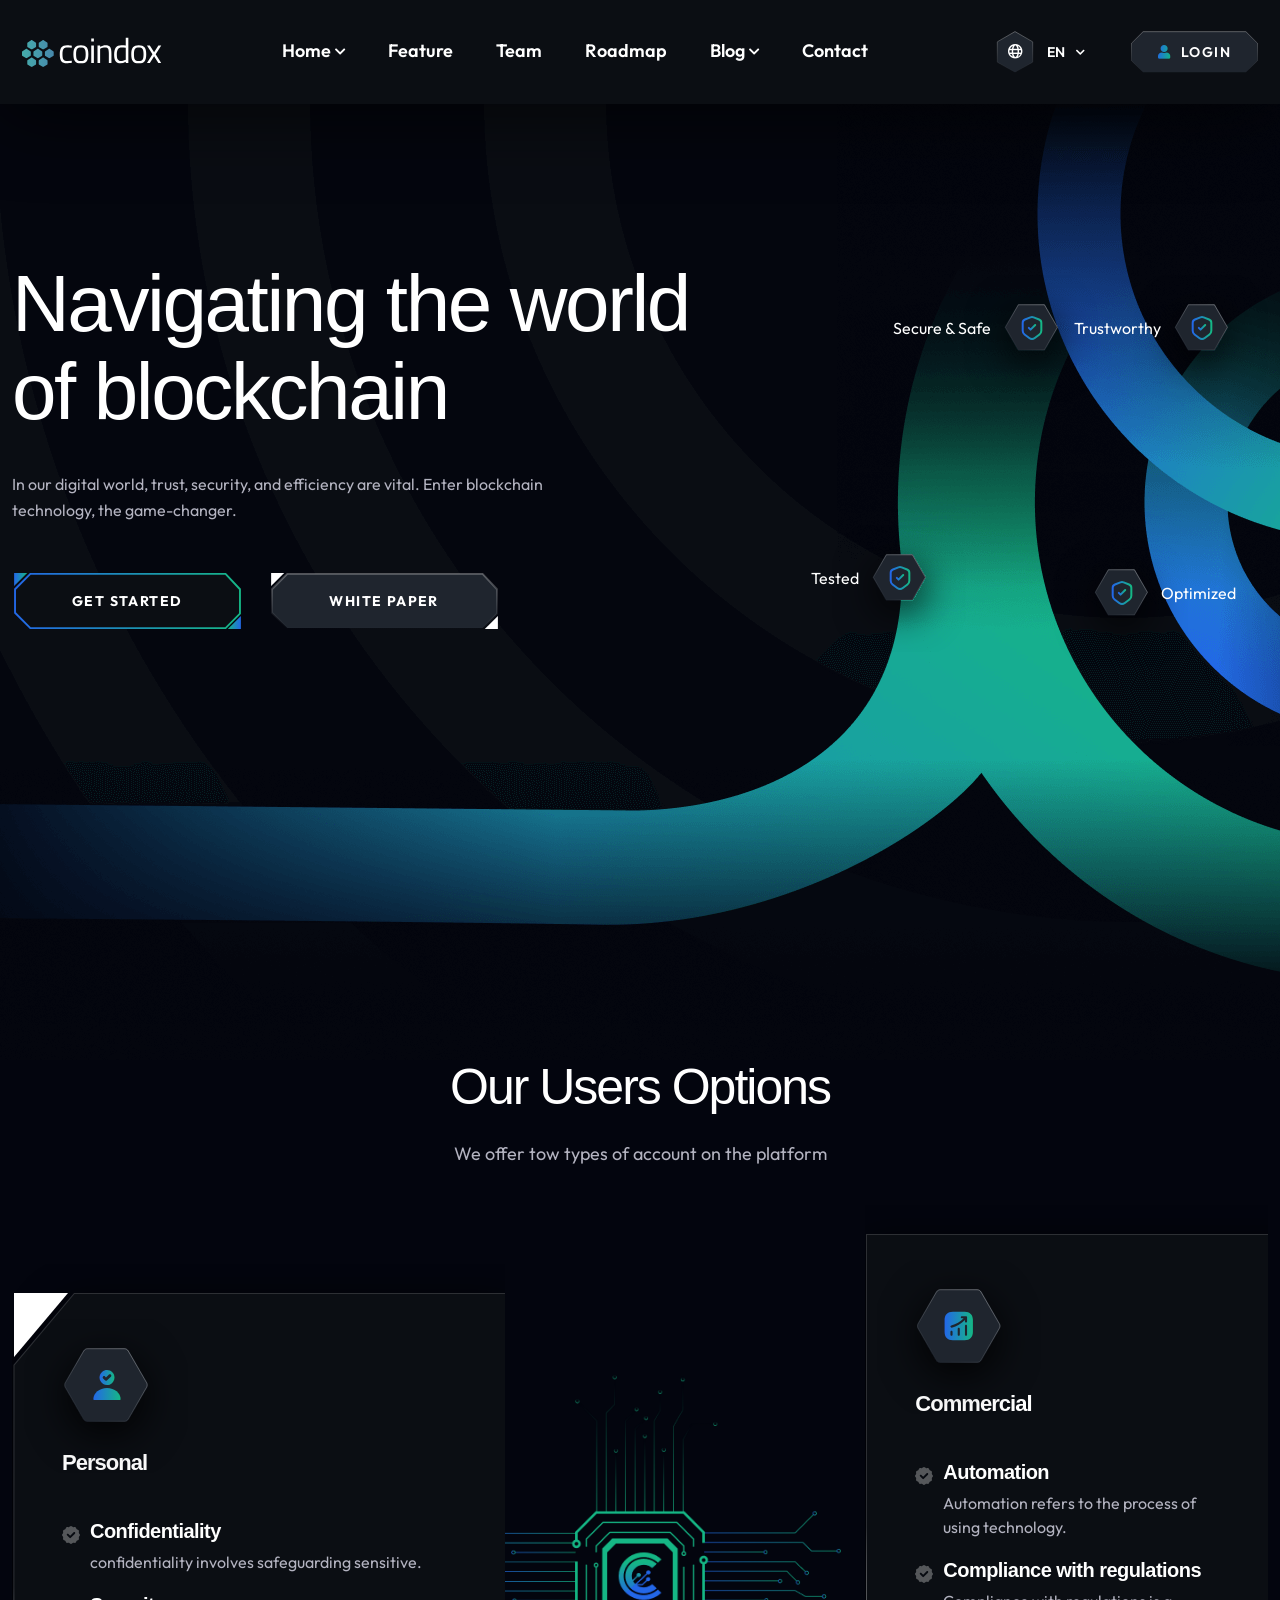
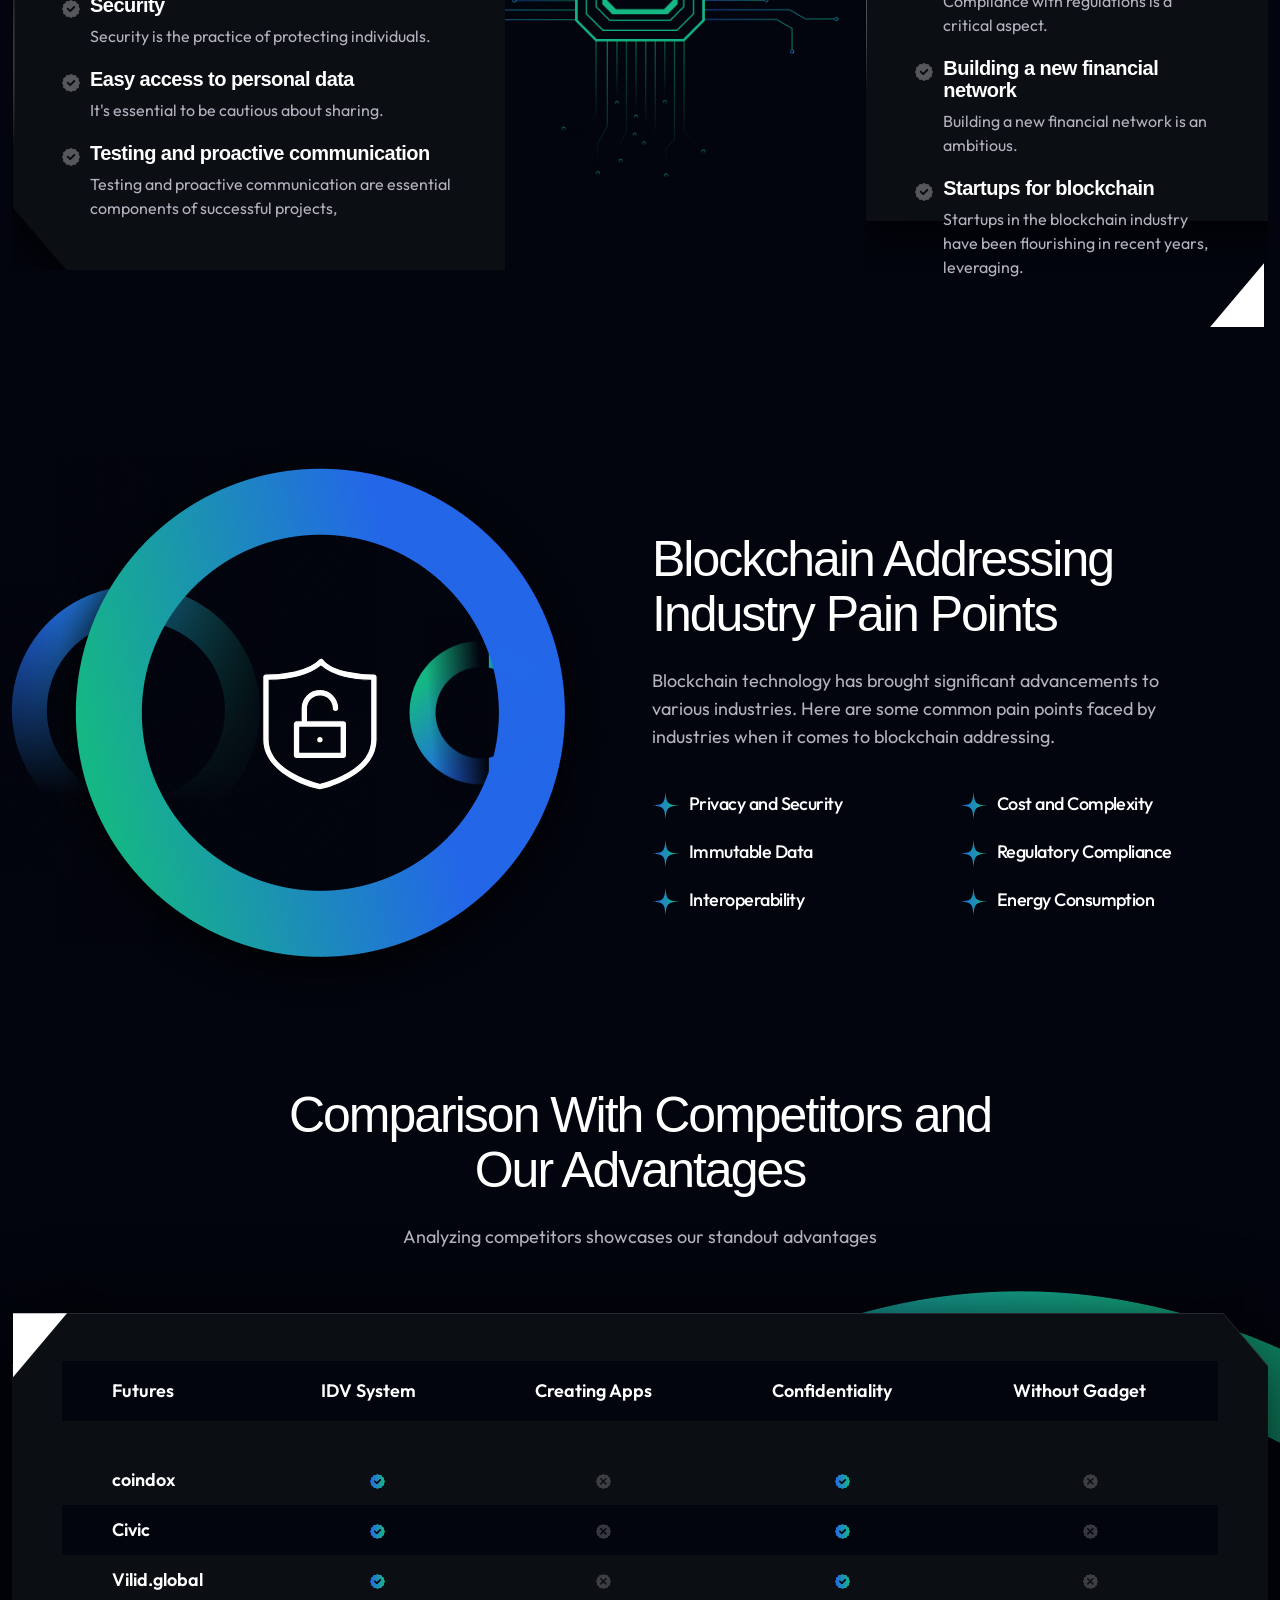
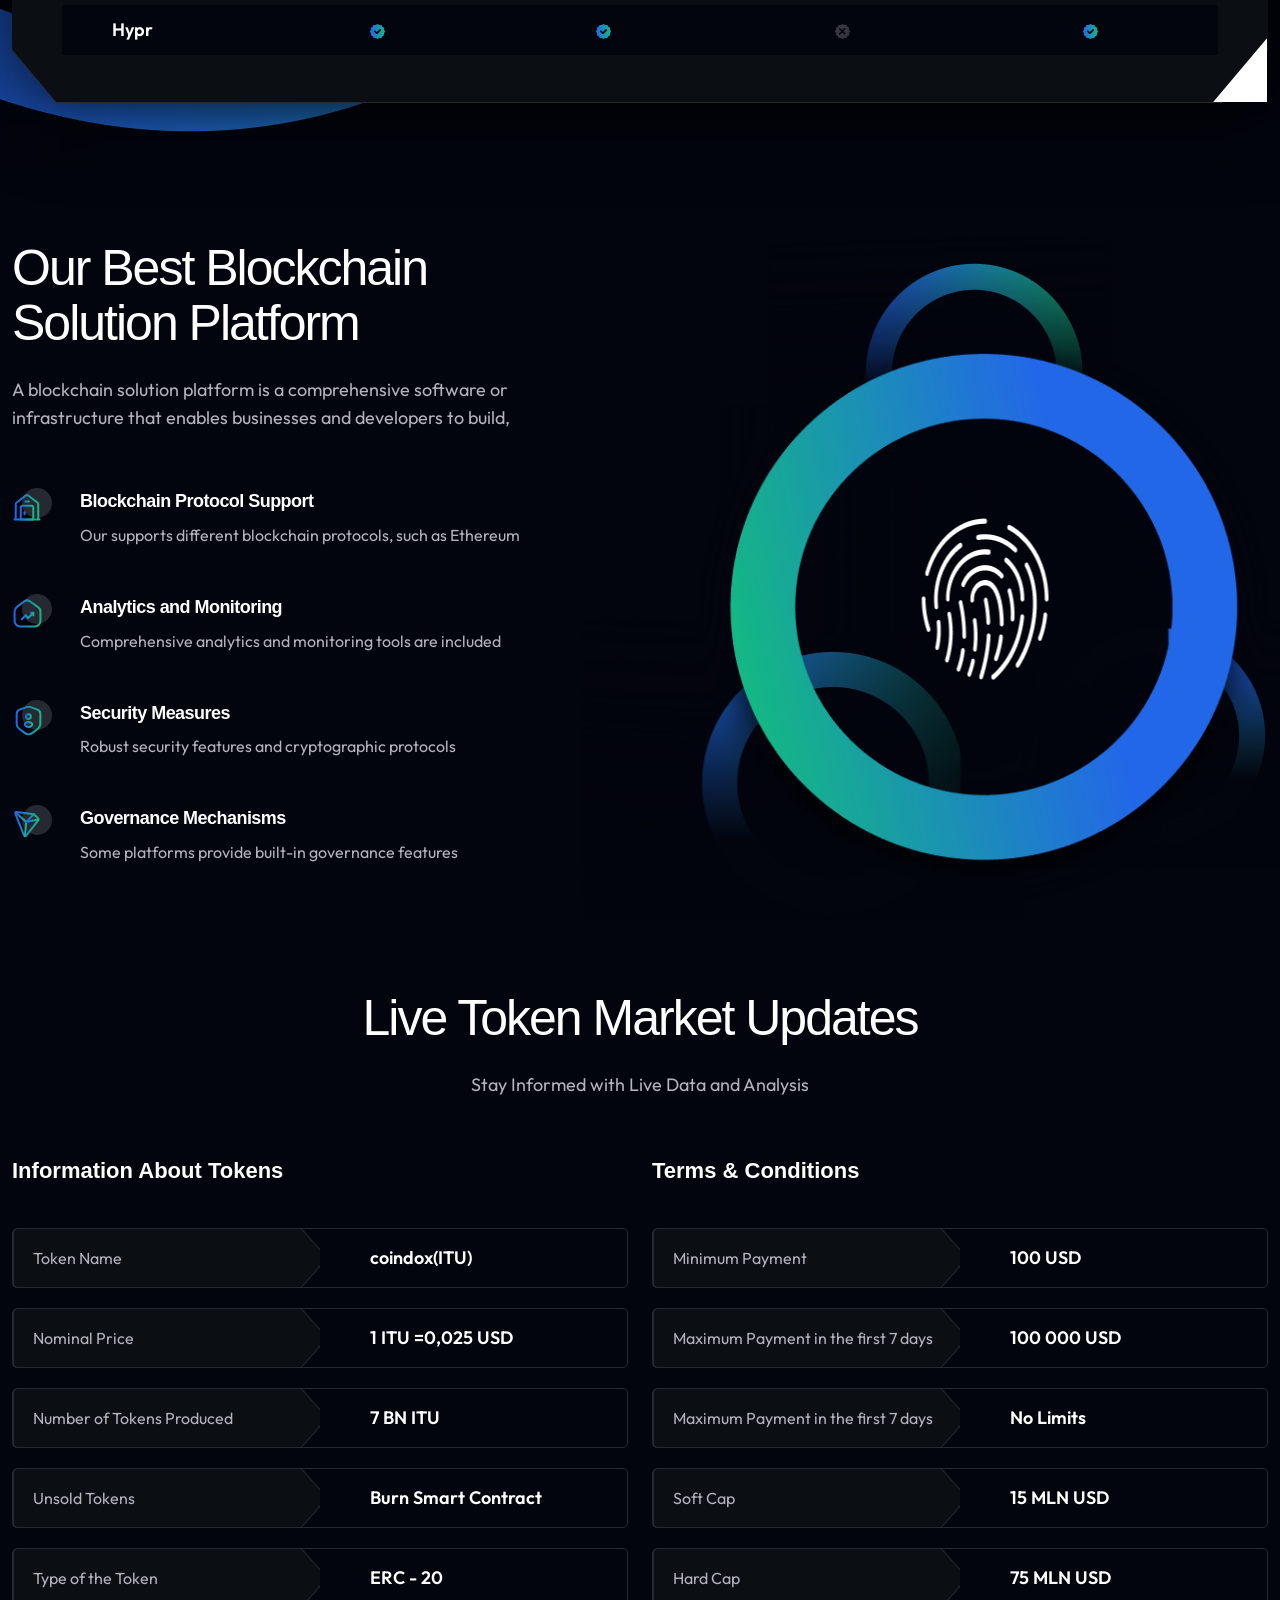
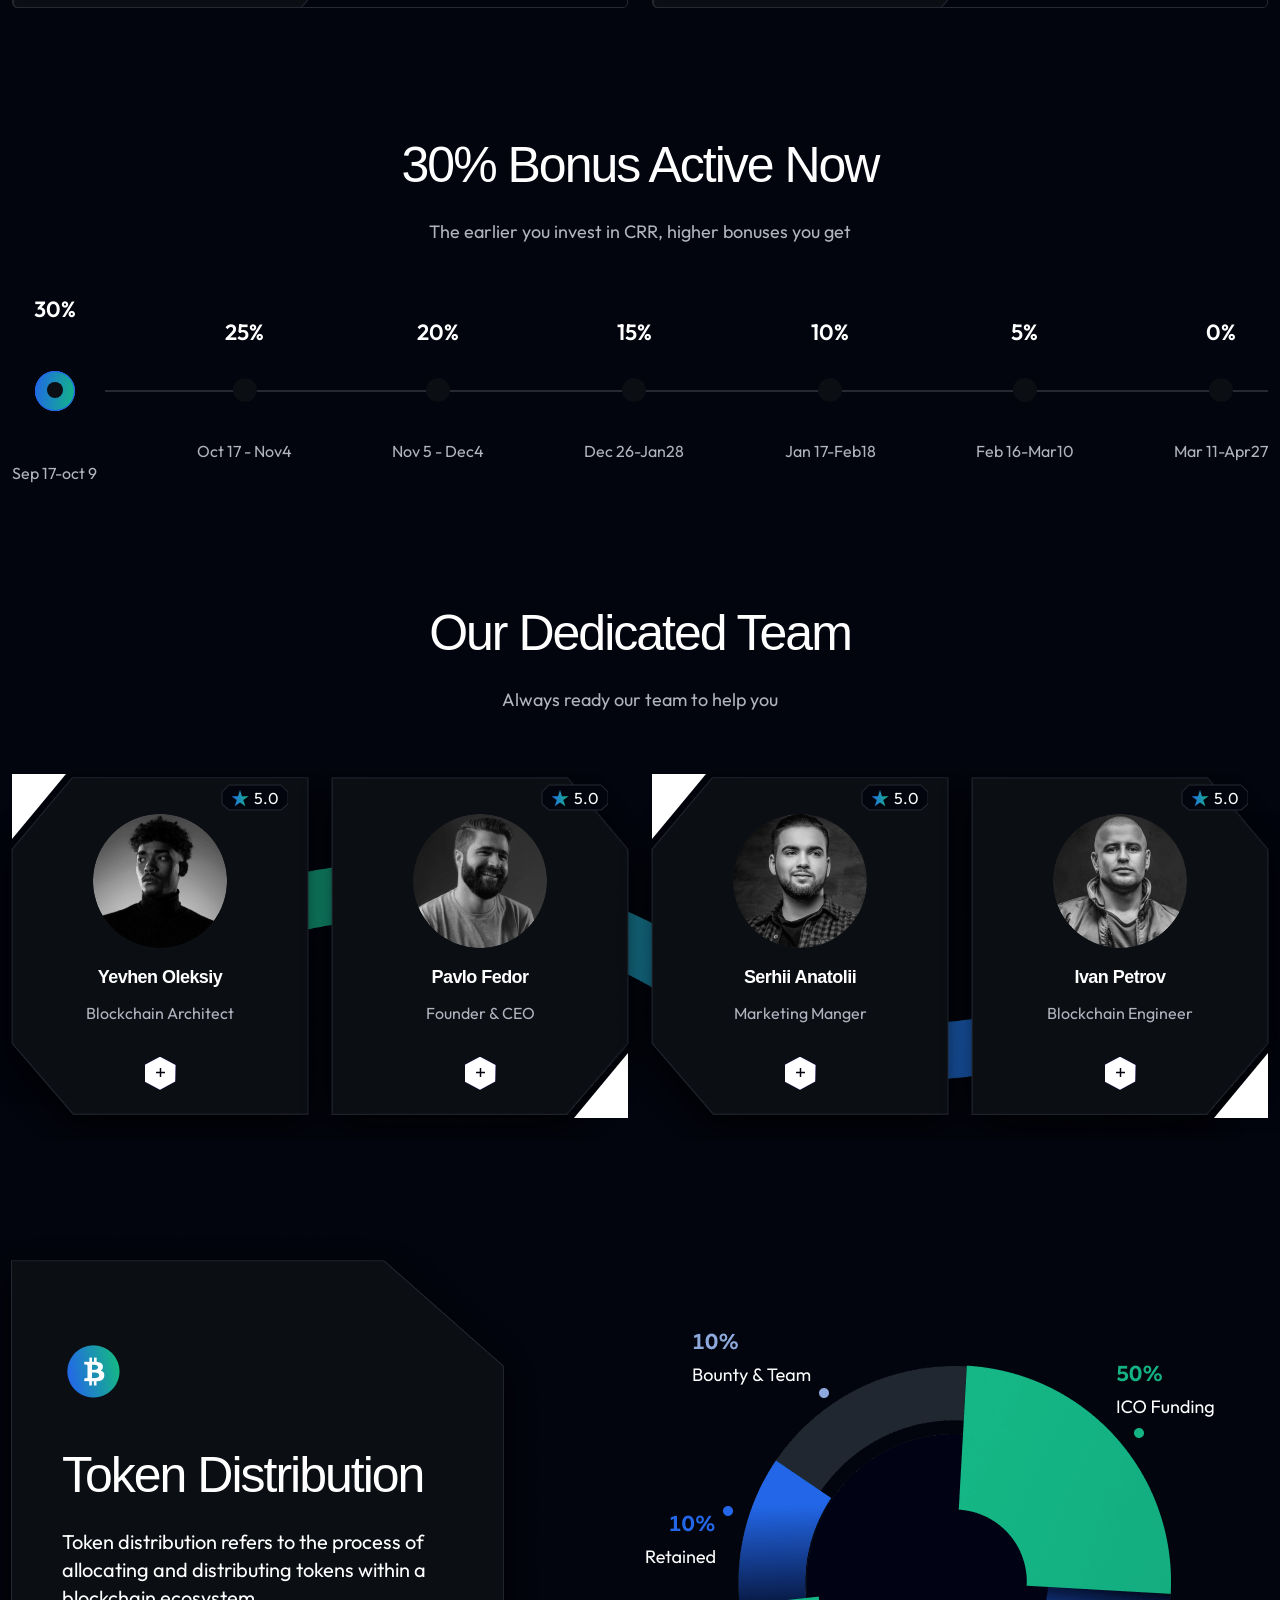
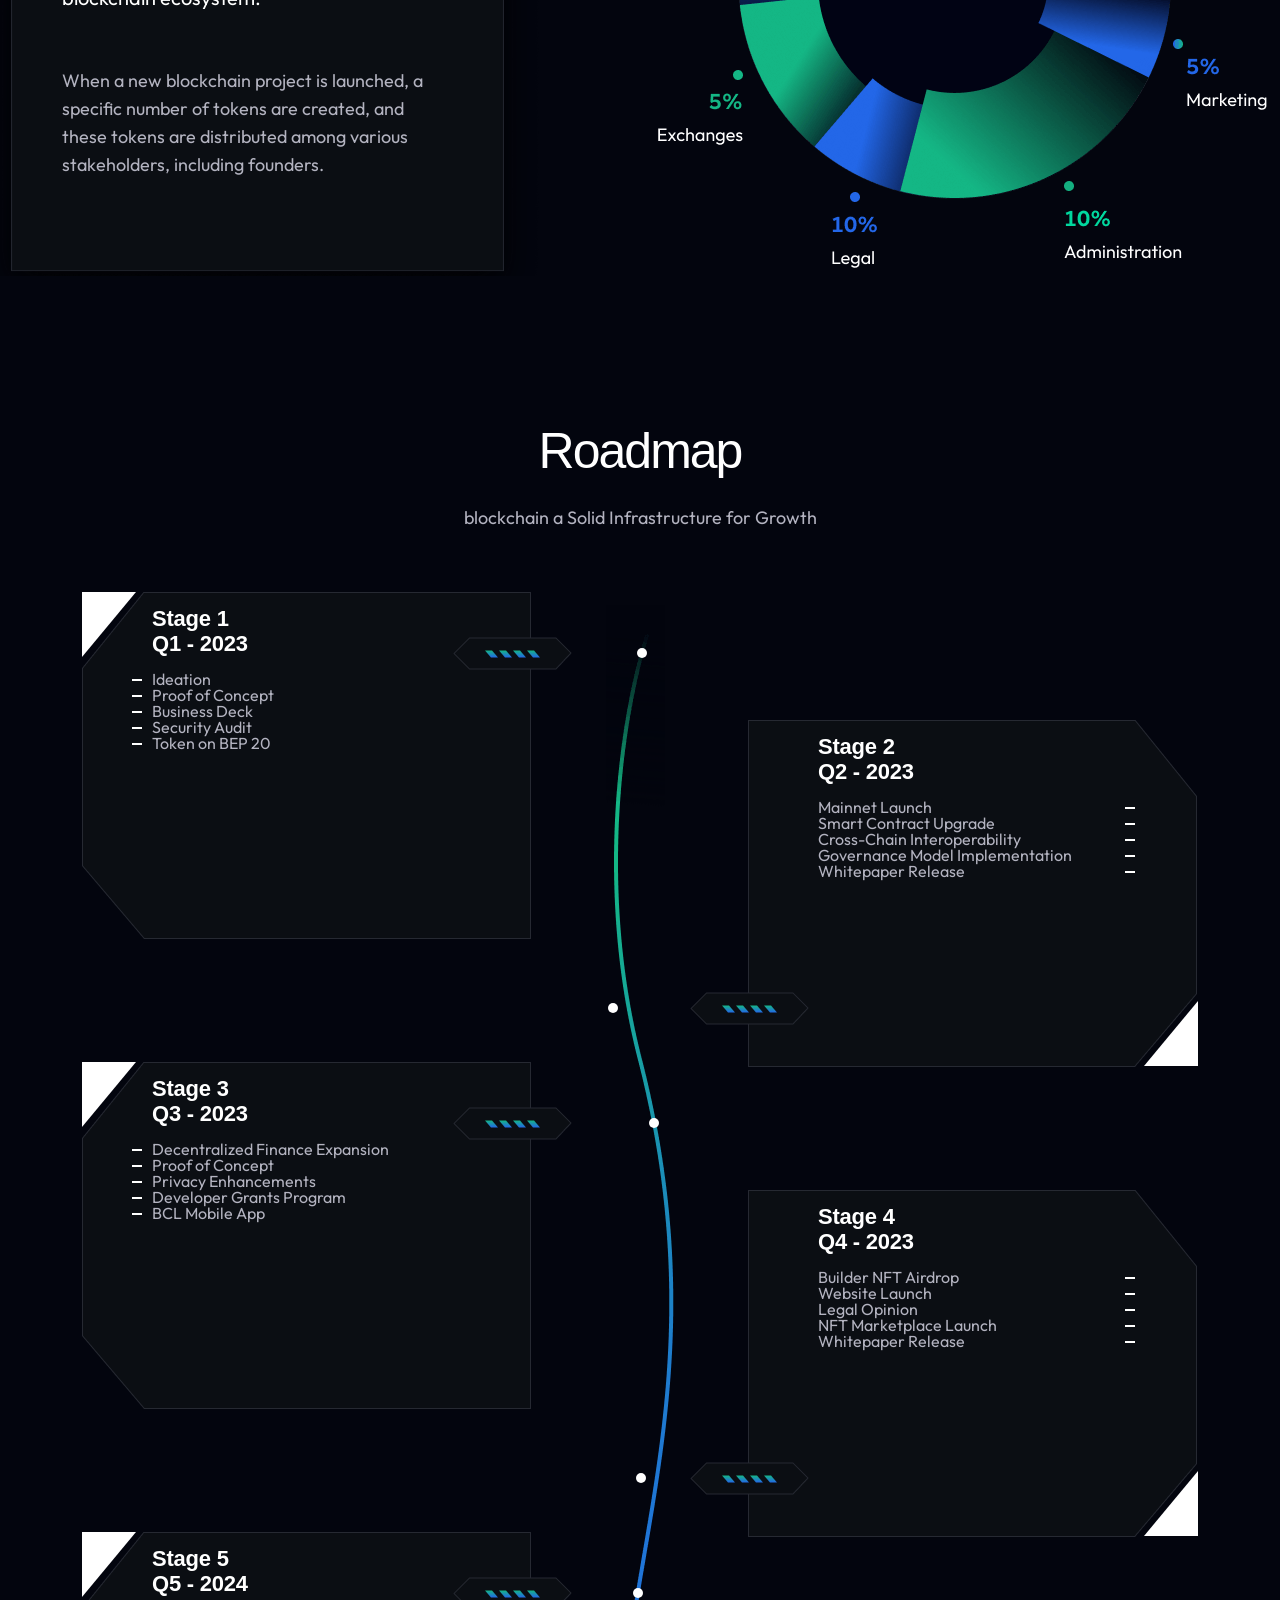
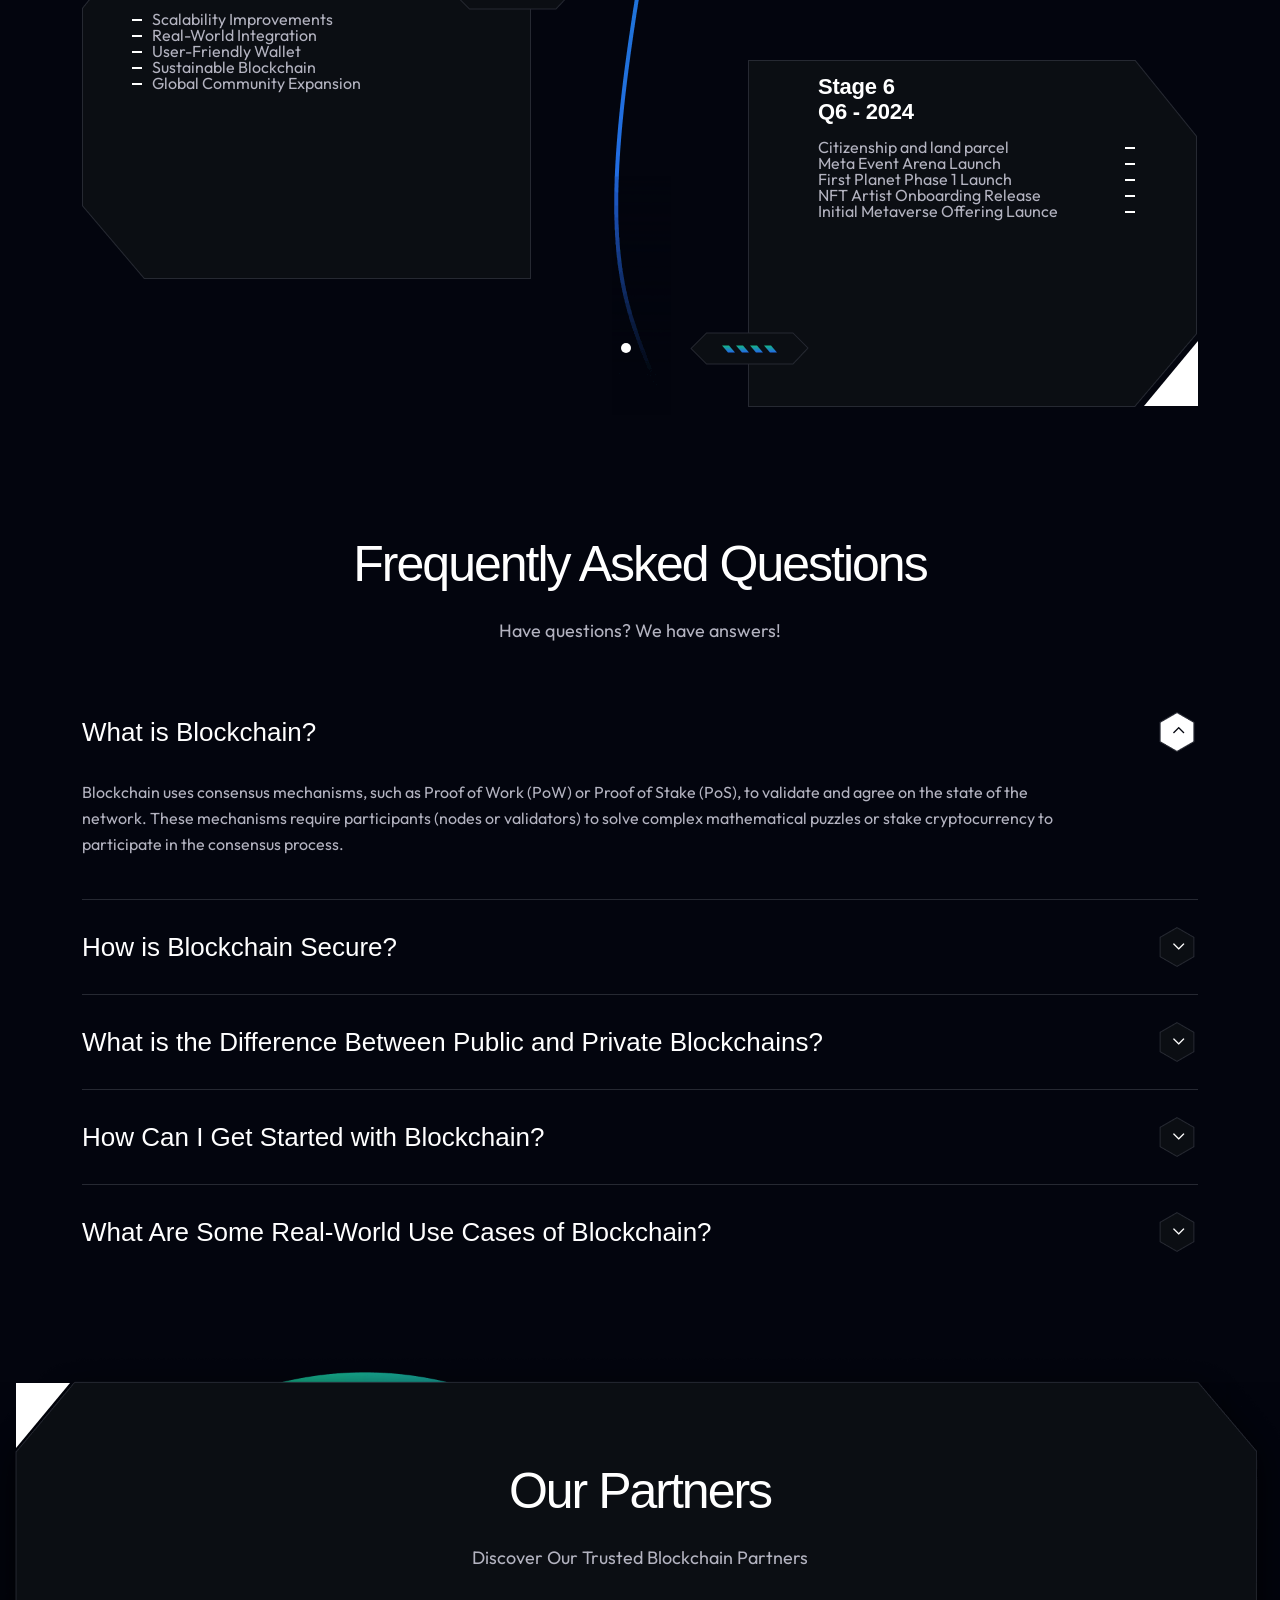
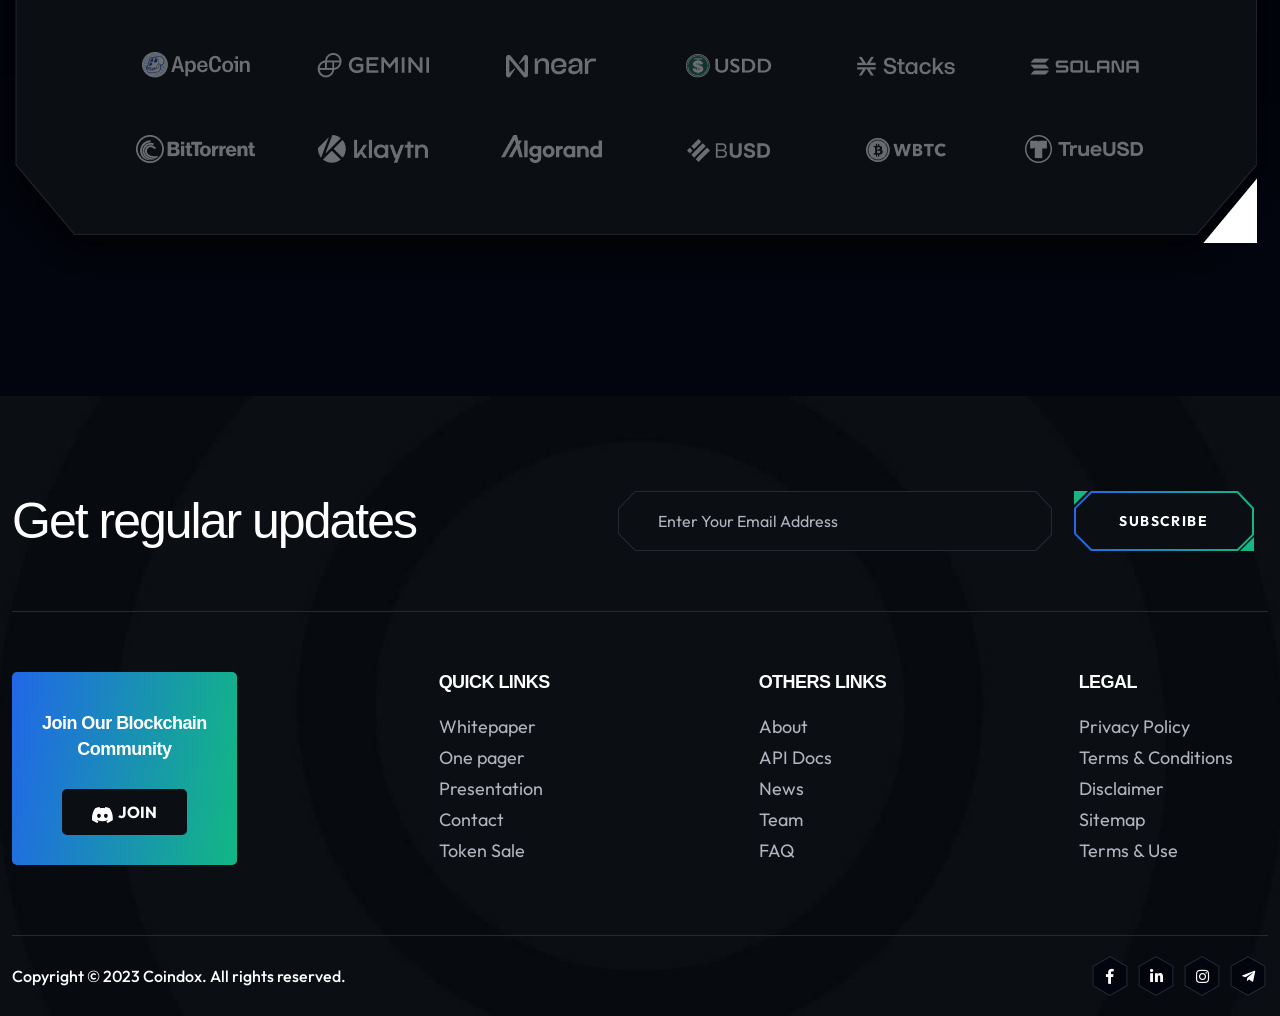
<file: index04b9.html>
<!doctype html>
<html lang="zxx">


<!-- Mirrored from html.xpressbuddy.com/coindox/?storefront=envato-elements by HTTrack Website Copier/3.x [XR&CO'2014], Mon, 08 Jul 2024 06:08:58 GMT -->
<head>

    <!--========= Required meta tags =========-->
    <meta charset="utf-8">
    <meta http-equiv="x-ua-compatible" content="ie=edge">
    <meta name="description" content="">
    <meta name="viewport" content="width=device-width, initial-scale=1, shrink-to-fit=no">

    <title>Coindox - ICO & Crypto Landing HTML Template</title>

    <link rel="shortcut icon" href="assets/img/favicon.png" type="images/x-icon"/>

    <!-- css include -->
    <link rel="stylesheet" href="assets/css/bootstrap.min.css">
    <link rel="stylesheet" href="assets/css/fontawesome.css">
    <link rel="stylesheet" href="assets/css/animate.css">
    <link rel="stylesheet" href="assets/css/metisMenu.css">
    <link rel="stylesheet" href="assets/css/magnific-popup.css">
    <link rel="stylesheet" href="assets/css/main.css">
</head>

<body class="home-blockchain">

    <div id="xb-loadding" class="xb-loader style-2">
        <div class="honeycomb">
            <div></div>
            <div></div>
            <div></div>
            <div></div>
            <div></div>
            <div></div>
            <div></div>
        </div>
    </div>

    <div class="progress-wrap style-2">
        <svg class="progress-circle svg-content" width="100%" height="100%" viewBox="-1 -1 102 102">
            <path d="M50,1 a49,49 0 0,1 0,98 a49,49 0 0,1 0,-98"/>
        </svg>
    </div>
    

    <div class="body_wrap">
        
        <!-- header start -->
        <header class="site-header header--transparent blockchain-header">
            <div class="header__main-wrap stricky">
                <div class="container-fluid">
                    <div class="header__main ul_li_between">
                        <div class="header__left ul_li">
                            <div class="header__logo">
                                <a href="index.html"><img src="assets/img/logo/logo-2.svg" alt=""></a>
                            </div>
                        </div>
                        <div class="main-menu__wrap ul_li navbar navbar-expand-lg">
                            <nav class="main-menu collapse navbar-collapse">
                                <ul>
                                    <li class="menu-item-has-children has-mega-menu"><a href="index.html">Home</a>
                                        <ul class="submenu mega-menu">
                                            <li>
                                                <div class="mega-menu-content mxw_1505">
                                                    <div class="row">
                                                        <div class="col col-md-3">
                                                            <div class="demo-pic">
                                                                <a href="index.html">
                                                                    <img src="assets/img/demo/demo-1.jpg" alt="">
                                                                </a>
                                                            </div>
                                                            <h3>Blockchain</h3>
                                                        </div>
                                                        <div class="col col-md-3">
                                                            <div class="demo-pic">
                                                                <a href="home-2.html">
                                                                    <img src="assets/img/demo/demo-2.jpg" alt="">
                                                                </a>
                                                            </div>
                                                            <h3>Bitcoin Mining</h3>
                                                        </div>
                                                        <div class="col col-md-3">
                                                            <div class="demo-pic">
                                                                <a href="home-3.html">
                                                                    <img src="assets/img/demo/demo-3.jpg" alt="">
                                                                </a>
                                                            </div>
                                                            <h3>ICO</h3>
                                                        </div>
                                                        <div class="col col-md-3">
                                                            <div class="demo-pic coming-soon">
                                                                <img src="assets/img/demo/coming-soon.jpg" alt="">
                                                            </div>
                                                            <h3>Coming Soon</h3>
                                                        </div>
                                                    </div>
                                                </div>
                                            </li>
                                        </ul>
                                    </li>
                                    <li><a class="scrollspy-btn" href="#feature">Feature</a></li>
                                    <li><a class="scrollspy-btn" href="#team">Team</a></li>
                                    <li><a class="scrollspy-btn" href="#roadmap">Roadmap</a></li>
                                    <li class="menu-item-has-children">
                                        <a href="#!">Blog</a>
                                        <ul class="submenu">
                                            <li><a href="blog.html">Blog</a></li>
                                            <li><a href="blog-single.html">Blog Details</a></li>
                                        </ul>
                                    </li>
                                    <li><a href="contact.html">Contact</a></li>
                                </ul>
                            </nav>
                        </div>
                        <div class="header__action ul_li">
                            <div class="d-lg-none">
                                <a class="header__bar hamburger_menu" href="javascript:void(0);">
                                    <div class="header__bar-icon">
                                        <span></span>
                                        <span></span>
                                        <span></span>
                                        <span></span>
                                    </div>
                                </a>
                            </div>
                            <div class="header__language blockchain-header__language">
                                <div class="dropdown">
                                    <button class="dropdown-toggle" type="button" id="dropdownMenuButton1" data-bs-toggle="dropdown" aria-haspopup="true" aria-expanded="false">
                                        <span class="globe">
                                            <i class="far fa-globe"></i>
                                        </span>
                                        EN <i class="down-arrow fas fa-chevron-down"></i>
                                    </button>
                                    <div class="dropdown-menu" aria-labelledby="dropdownMenuButton1">
                                        <a class="dropdown-item" href="index.html"><img src="assets/img/icon/chn_flag.png" alt="">CH</a>
                                        <a class="dropdown-item" href="index.html"><img src="assets/img/icon/rsa_flag.png" alt="">RU</a>
                                        <a class="dropdown-item" href="index.html"><img src="assets/img/icon/in_flag.png" alt="">IN</a>
                                    </div>
                                </div>
                            </div>
                            <div class="blockchain-header__account">
                                <a class="blc-btn" href="#!"><span><i class="fas fa-user"></i>LOGIN</span></a>
                            </div>
                        </div>
                    </div>
                </div>
            </div>
        </header>
        <!-- header end -->

        <!-- slide bar start -->
		 <aside class="slide-bar slide-bar-blockchain">
            <div class="close-mobile-menu">
                <a class="tx-close" href="javascript:void(0);"></a>
            </div>

            <!-- side-mobile-menu start -->
            <nav class="side-mobile-menu">
                <a class="header__logo mb-30" href="#!">
                    <img src="assets/img/logo/logo-2.svg" alt="">
                </a>
                <div class="header-mobile-search">
                    <form role="search" method="get" action="#"> 
                        <input type="text" placeholder="Search Keywords"> 
                        <button type="submit"><i class="ti-search"></i></button>
                    </form>
                </div>
                <ul id="mobile-menu-active">
                    <li class="dropdown"><a href="index.html"><span>Home</span></a>
                        <ul class="sub-menu">
                            <li class="active"><a href="index.html"><span>Home Blockchain</span></a></li>
                            <li><a href="home-2.html"><span>Home Mining</span></a></li>
                            <li><a href="home-3.html"><span>Home ICO</span></a></li>
                        </ul>
                    </li>
                    <li><a class="scrollspy-btn" href="#feature"><span>Feature</span></a></li>
                    <li><a class="scrollspy-btn" href="#team"><span>Team</span></a></li>
                    <li><a class="scrollspy-btn" href="#roadmap"><span>Roadmap</span></a></li>
                    <li class="dropdown">
                        <a href="#!"><span>Blog</span></a>
                        <ul class="sub-menu">
                            <li><a href="blog.html"><span>Blog</span></a></li>
                            <li><a href="blog-single.html"><span>Blog Details</span></a></li>
                        </ul>
                    </li>
                    <li><a href="contact.html"><span>Contact</span></a></li>
                </ul>
                
            </nav>
            <!-- side-mobile-menu end -->
        </aside>

        <!-- header search end -->
        <div class="body-overlay"></div>
        <!-- slide bar end -->

       <main>
            <!-- hero start -->
            <section class="hero hero__blockchain pos-rel bg_img" data-background="assets/img/bg/blockchain_hero_bg.png">
                <div class="container">
                    <div class="row align-items-center">
                        <div class="col-lg-7">
                            <div class="blockchain-hero__content">
                                <h1 class="title text-80 mb-35 -tracking-2/4">Navigating the world <br> of blockchain</h1>
                            
                                <p class="mb-50 text-20 leading-30">In our digital world, trust, security, and efficiency are vital. Enter blockchain <br> technology, the game-changer.</p>
                                <div class="btns">
                                    <a class="blc-btn" href="#!">get started</a>
                                    <a class="blc-btn blc-btn--white" href="#!">white paper</a>
                                </div>
                            </div>
                        </div>
                        <div class="col-lg-5">
                            <div class="hero__blockchain-icon pos-rel">
                                <div class="icon ul_li icon--1 absolute">
                                    <span class="text-white mr-5">Secure & Safe</span>
                                    <img src="assets/img/icon/sc.svg" alt="">
                                </div>
                                <div class="icon ul_li icon--2 absolute">
                                    <span class="text-white mr-5">Tested</span>
                                    <img src="assets/img/icon/sc.svg" alt="">
                                </div>
                                <div class="icon ul_li icon--3 absolute">
                                    <span class="text-white mr-5">Trustworthy</span>
                                    <img src="assets/img/icon/sc.svg" alt="">
                                </div>
                                <div class="icon ul_li icon--4 absolute">
                                    <img src="assets/img/icon/sc.svg" alt="">
                                    <span class="text-white ml-5">Optimized</span>
                                </div>
                            </div>
                        </div>
                    </div>
                </div>
            </section>
            <!-- hero end -->

            <!-- user option start -->
            <section class="user-option pb-110">
                <div class="container">
                    <div class="sec-title style2 text-center mb-20">
                        <h2 class="sec-title__title text-50 mb-25">Our Users Options</h2>
                        <p>We offer tow types of account on the platform</p>
                    </div>
                    <div class="row align-items-center">
                        <div class="col-lg-4">
                            <div class="user-option__item">
                                <div class="icon pos-rel ">
                                    <img src="assets/img/icon/up_01.svg" alt="">
                                </div>
                                <h3 class="heading">Personal</h3>
                                <ul class="user-option__list list-unstyled mt-45">
                                    <li>
                                        <span><img src="assets/img/icon/check_badge.svg" alt=""></span>
                                        <h4>Confidentiality</h4>
                                        <p>confidentiality involves safeguarding sensitive.</p>
                                    </li>
                                    <li>
                                        <span><img src="assets/img/icon/check_badge.svg" alt=""></span>
                                        <h4>Security</h4>
                                        <p>Security is the practice of protecting individuals.</p>
                                    </li>
                                    <li>
                                        <span><img src="assets/img/icon/check_badge.svg" alt=""></span>
                                        <h4>Easy access to personal data</h4>
                                        <p>It's essential to be cautious about sharing.</p>
                                    </li>
                                    <li>
                                        <span><img src="assets/img/icon/check_badge.svg" alt=""></span>
                                        <h4>Testing and proactive communication</h4>
                                        <p>Testing and proactive communication are essential components of successful projects,</p>
                                    </li>
                                </ul>
                            </div>
                        </div>
                        <div class="col-lg-4">
                            <div class="user-option__img text-center">
                                <img src="assets/img/bg/uo_bg.png" alt="">
                            </div>
                        </div>
                        <div class="col-lg-4">
                            <div class="user-option__item style2">
                                <div class="icon pos-rel">
                                    <img src="assets/img/icon/up_02.svg" alt="">
                                </div>
                                <h3 class="heading">Commercial</h3>
                                <ul class="user-option__list mt-45 list-unstyled">
                                    <li>
                                        <span><img src="assets/img/icon/check_badge.svg" alt=""></span>
                                        <h4>Automation</h4>
                                        <p>Automation refers to the process of using technology.</p>
                                    </li>
                                    <li>
                                        <span><img src="assets/img/icon/check_badge.svg" alt=""></span>
                                        <h4>Compliance with regulations</h4>
                                        <p>Compliance with regulations is a critical aspect.</p>
                                    </li>
                                    <li>
                                        <span><img src="assets/img/icon/check_badge.svg" alt=""></span>
                                        <h4>Building a new financial network</h4>
                                        <p>Building a new financial network is an ambitious.</p>
                                    </li>
                                    <li>
                                        <span><img src="assets/img/icon/check_badge.svg" alt=""></span>
                                        <h4>Startups for blockchain</h4>
                                        <p>Startups in the blockchain industry have been flourishing in recent years, leveraging.</p>
                                    </li>
                                </ul>
                            </div>
                        </div>
                    </div>
                </div>
            </section>
            <!-- user option end -->

            <!-- about start -->
            <section class="blc-about pb-80">
                <div class="container">
                    <div class="row align-items-center">
                        <div class="col-lg-6">
                            <div class="blc-about__img pos-rel text-center  wow fadeInLeft">
                                <img src="assets/img/about/about_shape1.png" alt="">
                                <div class="shape shape--1">
                                    <div data-parallax='{"y" : 60}'>
                                        <img src="assets/img/about/about_shape2.png" alt="">
                                    </div>
                                </div>
                                <div class="shape shape--2">
                                    <div data-parallax='{"y" : -60}'>
                                        <img src="assets/img/about/about_shape3.png" alt="">
                                    </div>
                                </div>
                                <div class="icon">
                                    <img src="assets/img/icon/syber_icon.svg" alt="">
                                </div>
                            </div>
                        </div>
                        <div class="col-lg-6">
                            <div class="blc-about__content wow fadeInRight" data-wow-delay="100ms">
                                <div class="sec-title style2 mb-40">
                                    <h2 class="sec-title__title text-50 mb-25">Blockchain Addressing <br> Industry Pain Points</h2>
                                    <p>Blockchain technology has brought significant advancements to <br> various industries. Here are some common pain points faced by <br> industries when it comes to blockchain addressing.</p>
                                </div>
                                <ul class="blc-about__list ul_li mt-none-20">
                                    <li><img src="assets/img/icon/ul_icon.svg" alt="">Privacy and Security</li>
                                    <li><img src="assets/img/icon/ul_icon.svg" alt="">Cost and Complexity</li>
                                    <li><img src="assets/img/icon/ul_icon.svg" alt="">Immutable Data</li>
                                    <li><img src="assets/img/icon/ul_icon.svg" alt="">Regulatory Compliance</li>
                                    <li><img src="assets/img/icon/ul_icon.svg" alt="">Interoperability</li>
                                    <li><img src="assets/img/icon/ul_icon.svg" alt="">Energy Consumption</li>
                                </ul>
                            </div>
                        </div>
                    </div>
                </div>
            </section>
            <!-- about end -->

            <!-- advantages start -->
            <section id="feature" class="advantages advantages-bg pb-120" data-background="assets/img/bg/advantages_bg.png">
                <div class="container">
                    <div class="sec-title style2 text-center mb-60">
                        <h2 class="sec-title__title text-50 mb-25">Comparison With Competitors and <br> Our Advantages</h2>
                        <p>Analyzing competitors showcases our standout advantages</p>
                    </div>
                    <table class="advantages-table table-responsive">
                        <thead>
                            <tr>
                                <th>Futures</th>
                                <th>IDV System</th>
                                <th>Creating Apps</th>
                                <th>Confidentiality</th>
                                <th>Without Gadget</th>
                            </tr>
                        </thead>
                        <tbody>
                            <tr>
                                <td>coindox</td>
                                <td><img src="assets/img/icon/badge_active.svg" alt=""></td>
                                <td><img src="assets/img/icon/badge_deactive.svg" alt=""></td>
                                <td><img src="assets/img/icon/badge_active.svg" alt=""></td>
                                <td><img src="assets/img/icon/badge_deactive.svg" alt=""></td>
                            </tr>
                            <tr>
                                <td>Civic</td>
                                <td><img src="assets/img/icon/badge_active.svg" alt=""></td>
                                <td><img src="assets/img/icon/badge_deactive.svg" alt=""></td>
                                <td><img src="assets/img/icon/badge_active.svg" alt=""></td>
                                <td><img src="assets/img/icon/badge_deactive.svg" alt=""></td>
                            </tr>
                            <tr>
                                <td>Vilid.global</td>
                                <td><img src="assets/img/icon/badge_active.svg" alt=""></td>
                                <td><img src="assets/img/icon/badge_deactive.svg" alt=""></td>
                                <td><img src="assets/img/icon/badge_active.svg" alt=""></td>
                                <td><img src="assets/img/icon/badge_deactive.svg" alt=""></td>
                            </tr>
                            <tr>
                                <td>Hypr</td>
                                <td><img src="assets/img/icon/badge_active.svg" alt=""></td>
                                <td><img src="assets/img/icon/badge_active.svg" alt=""></td>
                                <td><img src="assets/img/icon/badge_deactive.svg" alt=""></td>
                                <td><img src="assets/img/icon/badge_active.svg" alt=""></td>
                            </tr>
                        </tbody>
                    </table>
                </div>
            </section>
            <!-- advantages end -->

            <!-- solution start -->
            <section class="solution pt-10 pb-70">
                <div class="container">
                    <div class="row align-items-center">
                        <div class="col-lg-6">
                            <div class="solution__content wow fadeInLeft">
                                <div class="sec-title style2 mb-60">
                                    <h2 class="sec-title__title text-50 mb-25">Our Best Blockchain <br> Solution Platform</h2>
                                    <p>A blockchain solution platform is a comprehensive software or <br> infrastructure that enables businesses and developers to build,</p>
                                </div>
                                <ul class="solution__list list-unstyled">
                                    <li>
                                        <div class="icon">
                                            <img src="assets/img/icon/s_01.svg" alt="">
                                        </div>
                                        <h4>Blockchain Protocol Support</h4>
                                        <p>Our supports different blockchain protocols, such as Ethereum</p>
                                    </li>
                                    <li>
                                        <div class="icon">
                                            <img src="assets/img/icon/s_02.svg" alt="">
                                        </div>
                                        <h4>Analytics and Monitoring</h4>
                                        <p>Comprehensive analytics and monitoring tools are included</p>
                                    </li>
                                    <li>
                                        <div class="icon">
                                            <img src="assets/img/icon/s_03.svg" alt="">
                                        </div>
                                        <h4>Security Measures</h4>
                                        <p>Robust security features and cryptographic protocols</p>
                                    </li>
                                    <li>
                                        <div class="icon">
                                            <img src="assets/img/icon/s_04.svg" alt="">
                                        </div>
                                        <h4>Governance Mechanisms</h4>
                                        <p>Some platforms provide built-in governance features</p>
                                    </li>
                                </ul>
                            </div>
                        </div>
                        <div class="col-lg-6">
                            <div class="solution__img pos-rel wow fadeInRight" data-wow-delay="100ms">
                                <img src="assets/img/shape/s_circle_1.png" alt="">
                                <div class="solution__img-sml">
                                    <div class="circle circle--1">
                                        <div data-parallax='{"x" : -60}'>
                                            <img src="assets/img/shape/s_circle_2.png" alt="">
                                        </div>
                                    </div>
                                    <div class="circle circle--2">
                                        <div data-parallax='{"x" : 60}'>
                                            <img src="assets/img/shape/s_circle_3.png" alt="">
                                        </div>
                                    </div>
                                    <div class="circle circle--3">
                                        <div data-parallax='{"y" : -60}'>
                                            <img src="assets/img/shape/s_circle_4.png" alt="">
                                        </div>
                                    </div>
                                </div>
                                <div class="solution__icon">
                                    <img src="assets/img/icon/s_icon.png" alt="">
                                </div>
                            </div>
                        </div>
                    </div>
                </div>
            </section>
            <!-- solution end -->

            <!-- token update start -->
            <section class="token-update pb-130">
                <div class="container">
                    <div class="sec-title style2 text-center mb-60">
                        <h2 class="sec-title__title text-50 mb-25">Live Token Market Updates</h2>
                        <p>Stay Informed with Live Data and Analysis</p>
                    </div>
                    <div class="row mt-none-30">
                        <div class="col-lg-6 mt-30">
                            <h3 class="token-update__title">Information About Tokens</h3>
                            <ul class="token-update__data list-unstyled">
                                <li><span>Token Name</span><strong>coindox(ITU)</strong></li>
                                <li><span>Nominal Price</span><strong>1 ITU =0,025 USD</strong></li>
                                <li><span>Number of Tokens Produced </span><strong>7 BN ITU</strong></li>
                                <li><span>Unsold Tokens </span><strong>Burn Smart Contract</strong></li>
                                <li><span>Type of the Token </span><strong>ERC - 20</strong></li>
                            </ul>
                        </div>
                        <div class="col-lg-6 mt-30">
                            <h3 class="token-update__title">Terms & Conditions</h3>
                            <ul class="token-update__data list-unstyled">
                                <li><span>Minimum Payment</span><strong>100 USD</strong></li>
                                <li><span>Maximum Payment in the first 7 days</span><strong>100 000 USD</strong></li>
                                <li><span>Maximum Payment in the first 7 days</span><strong>No Limits</strong></li>
                                <li><span>Soft Cap</span><strong>15 MLN USD</strong></li>
                                <li><span>Hard Cap </span><strong>75 MLN USD</strong></li>
                            </ul>
                        </div>
                    </div>
                </div>
            </section>
            <!-- token update end -->

            <!-- token chart start -->
            <section class="token-chat pb-120">
                <div class="container">
                    <div class="sec-title style2 text-center mb-50">
                        <h2 class="sec-title__title text-50 mb-25">30% Bonus Active Now</h2>
                        <p>The earlier you invest in CRR, higher bonuses you get</p>
                    </div>
                    <ul class="token-chat__wrap ul_li_between">
                        <li>
                            <div class="token-chat__animation"></div>
                            <span class="number">30%</span>
                            <span class="date">Sep 17-oct 9</span>
                        </li>
                        <li>
                            <span class="number">25%</span>
                            <span class="date">Oct 17 - Nov4</span>
                        </li>
                        <li>
                            <span class="number">20%</span>
                            <span class="date">Nov 5 - Dec4</span>
                        </li>
                        <li>
                            <span class="number">15%</span>
                            <span class="date">Dec 26-Jan28</span>
                        </li>
                        <li>
                            <span class="number">10%</span>
                            <span class="date">Jan 17-Feb18</span>
                        </li>
                        <li>
                            <span class="number">5%</span>
                            <span class="date">Feb 16-Mar10</span>
                        </li>
                        <li>
                            <span class="number">0%</span>
                            <span class="date">Mar 11-Apr27</span>
                        </li>
                    </ul>
                </div>
            </section>
            <!-- token chart end -->

            <!-- team start -->
            <section id="team" class="team team__bg pb-120" data-background="assets/img/bg/team_sec_bg.png">
                <div class="container">
                    <div class="sec-title style2 text-center mb-60">
                        <h2 class="sec-title__title text-50 mb-25">Our Dedicated Team</h2>
                        <p>Always ready our team  to help you</p>
                    </div>
                    <div class="row mt-none-30">
                        <div class="col-xl-3 col-lg-6 col-md-6 mt-30">
                            <div class="team__single text-center pos-rel">
                                <div class="avatar">
                                    <img src="assets/img/team/team_01.png" alt="">
                                </div>
                                <div class="content">
                                    <h3>Yevhen Oleksiy</h3>
                                    <span>Blockchain Architect</span>
                                </div>
                                <div class="team__social style2 ul_li_center mt-30">
                                    <ul class="team__social-link link-left ul_li">
                                        <li><a href="#!"><i class="fab fa-twitter"></i></a></li>
                                        <li><a href="#!"><i class="fab fa-facebook-f"></i></a></li>
                                    </ul>
                                    <span class="h-icon"><i class="far fa-plus"></i></span>
                                    <ul class="team__social-link link-right ul_li">
                                        <li><a href="#!"><i class="fab fa-linkedin-in"></i></a></li>
                                        <li><a href="#!"><i class="fab fa-instagram"></i></a></li>
                                    </ul>
                                </div>
                                <div class="rating">
                                    <img src="assets/img/icon/star.svg" alt="">5.0
                                </div>
                            </div>
                        </div>
                        <div class="col-xl-3 col-lg-6 col-md-6 mt-30">
                            <div class="team__single style2 text-center">
                                <div class="avatar">
                                    <img src="assets/img/team/team_02.png" alt="">
                                </div>
                                <div class="content">
                                    <h3>Pavlo Fedor</h3>
                                    <span>Founder & CEO</span>
                                </div>
                                <div class="team__social style2 ul_li_center mt-30">
                                    <ul class="team__social-link link-left ul_li">
                                        <li><a href="#!"><i class="fab fa-twitter"></i></a></li>
                                        <li><a href="#!"><i class="fab fa-facebook-f"></i></a></li>
                                    </ul>
                                    <span class="h-icon"><i class="far fa-plus"></i></span>
                                    <ul class="team__social-link link-right ul_li">
                                        <li><a href="#!"><i class="fab fa-linkedin-in"></i></a></li>
                                        <li><a href="#!"><i class="fab fa-instagram"></i></a></li>
                                    </ul>
                                </div>
                                <div class="rating">
                                    <img src="assets/img/icon/star.svg" alt="">5.0
                                </div>
                            </div>
                        </div>
                        <div class="col-xl-3 col-lg-6 col-md-6 mt-30">
                            <div class="team__single text-center">
                                <div class="avatar">
                                    <img src="assets/img/team/team_03.png" alt="">
                                </div>
                                <div class="content">
                                    <h3>Serhii Anatolii</h3>
                                    <span>Marketing Manger</span>
                                </div>
                                <div class="team__social style2 ul_li_center mt-30">
                                    <ul class="team__social-link link-left ul_li">
                                        <li><a href="#!"><i class="fab fa-twitter"></i></a></li>
                                        <li><a href="#!"><i class="fab fa-facebook-f"></i></a></li>
                                    </ul>
                                    <span class="h-icon"><i class="far fa-plus"></i></span>
                                    <ul class="team__social-link link-right ul_li">
                                        <li><a href="#!"><i class="fab fa-linkedin-in"></i></a></li>
                                        <li><a href="#!"><i class="fab fa-instagram"></i></a></li>
                                    </ul>
                                </div>
                                <div class="rating">
                                    <img src="assets/img/icon/star.svg" alt="">5.0
                                </div>
                            </div>
                        </div>
                        <div class="col-xl-3 col-lg-6 col-md-6 mt-30">
                            <div class="team__single style2 text-center">
                                <div class="avatar">
                                    <img src="assets/img/team/team_04.png" alt="">
                                </div>
                                <div class="content">
                                    <h3>Ivan Petrov</h3>
                                    <span>Blockchain Engineer</span>
                                </div>
                                <div class="team__social style2 ul_li_center mt-30">
                                    <ul class="team__social-link link-left ul_li">
                                        <li><a href="#!"><i class="fab fa-twitter"></i></a></li>
                                        <li><a href="#!"><i class="fab fa-facebook-f"></i></a></li>
                                    </ul>
                                    <span class="h-icon"><i class="far fa-plus"></i></span>
                                    <ul class="team__social-link link-right ul_li">
                                        <li><a href="#!"><i class="fab fa-linkedin-in"></i></a></li>
                                        <li><a href="#!"><i class="fab fa-instagram"></i></a></li>
                                    </ul>
                                </div>
                                <div class="rating">
                                    <img src="assets/img/icon/star.svg" alt="">5.0
                                </div>
                            </div>
                        </div>
                    </div>
                </div>
            </section>
            <!-- team end -->

            <!-- token distribution start -->
            <section class="token-distribution pb-120">
                <div class="container">
                    <div class="row align-items-center mt-none-30">
                        <div class="col-xl-5 col-lg-6 mt-30">
                            <div class="token-distribution__content pos-rel wow fadeInLeft">
                                <div class="token-distribution__bg"></div>
                                <div class="icon mb-45">
                                    <img src="assets/img/icon/bitcoin_icon.png" alt="">
                                </div>
                                <div class="sec-title style2 mb-45">
                                    <h2 class="sec-title__title text-50 mb-25">Token Distribution</h2>
                                    <p class="text-20 text-white mb-55">Token distribution refers to the process of allocating and distributing tokens within a blockchain ecosystem.</p>
                                    <p>When a new blockchain project is launched, a specific number of tokens are created, and these tokens are distributed among various stakeholders, including founders.</p>
                                </div>
                            </div>
                        </div>
                        <div class="col-xl-7 col-lg-6 mt-30">
                            <div class="token-distribution__img text-lg-end wow fadeInRight" data-wow-delay="100ms">
                                <img src="assets/img/token/token-distribution.png" alt="">
                            </div>
                        </div>
                    </div>
                </div>
            </section>
            <!-- token distribution end -->

            <!-- roadmap start -->
            <section id="roadmap" class="roadmap pb-135">
                <div class="container">
                    <div class="sec-title style2 text-center mb-60">
                        <h2 class="sec-title__title text-50 mb-25">Roadmap</h2>
                        <p>blockchain a Solid Infrastructure for Growth</p>
                    </div>
                    <div class="roadmap__list pos-rel">
                        <div class="roadmap__list-box">
                            <div class="roadmap__list-inner">
                                <div class="icon">
                                    <img src="assets/img/icon/rm_icon.png" alt="">
                                </div>
                                <h3>Stage 1 <br> Q1 - 2023</h3>
                                <ul class="list-unstyled">
                                    <li>Ideation</li>
                                    <li>Proof of Concept</li>
                                    <li>Business Deck</li>
                                    <li>Security Audit</li>
                                    <li>Token on BEP 20</li>
                                </ul>
                            </div>
                        </div>
                        <div class="roadmap__list-box">
                            <div class="roadmap__list-inner">
                                <div class="icon">
                                    <img src="assets/img/icon/rm_icon.png" alt="">
                                </div>
                                <h3>Stage 2 <br> Q2 - 2023</h3>
                                <ul class="list-unstyled">
                                    <li>Mainnet Launch</li>
                                    <li>Smart Contract Upgrade</li>
                                    <li>Cross-Chain Interoperability</li>
                                    <li>Governance Model Implementation</li>
                                    <li>Whitepaper Release</li>
                                </ul>
                            </div>
                        </div>
                        <div class="roadmap__list-box">
                            <div class="roadmap__list-inner">
                                <div class="icon">
                                    <img src="assets/img/icon/rm_icon.png" alt="">
                                </div>
                                <h3>Stage 3 <br> Q3 - 2023</h3>
                                <ul class="list-unstyled">
                                    <li>Decentralized Finance Expansion</li>
                                    <li>Proof of Concept</li>
                                    <li>Privacy Enhancements</li>
                                    <li>Developer Grants Program</li>
                                    <li>BCL Mobile App</li>
                                </ul>
                            </div>
                        </div>
                        <div class="roadmap__list-box">
                            <div class="roadmap__list-inner">
                                <div class="icon">
                                    <img src="assets/img/icon/rm_icon.png" alt="">
                                </div>
                                <h3>Stage 4 <br> Q4 - 2023</h3>
                                <ul class="list-unstyled">
                                    <li>Builder NFT Airdrop</li>
                                    <li>Website Launch</li>
                                    <li>Legal Opinion</li>
                                    <li>NFT Marketplace Launch</li>
                                    <li>Whitepaper Release</li>
                                </ul>
                            </div>
                        </div>
                        <div class="roadmap__list-box">
                            <div class="roadmap__list-inner">
                                <div class="icon">
                                    <img src="assets/img/icon/rm_icon.png" alt="">
                                </div>
                                <h3>Stage 5 <br> Q5 - 2024</h3>
                                <ul class="list-unstyled">
                                    <li>Scalability Improvements</li>
                                    <li>Real-World Integration</li>
                                    <li>User-Friendly Wallet</li>
                                    <li>Sustainable Blockchain</li>
                                    <li>Global Community Expansion</li>
                                </ul>
                            </div>
                        </div>
                        <div class="roadmap__list-box">
                            <div class="roadmap__list-inner">
                                <div class="icon">
                                    <img src="assets/img/icon/rm_icon.png" alt="">
                                </div>
                                <h3>Stage 6 <br> Q6 - 2024</h3>
                                <ul class="list-unstyled">
                                    <li>Citizenship and land parcel</li>
                                    <li>Meta Event Arena Launch</li>
                                    <li>First Planet Phase 1 Launch</li>
                                    <li>NFT Artist Onboarding Release</li>
                                    <li>Initial Metaverse Offering Launce</li>
                                </ul>
                            </div>
                        </div>
                    </div>
                </div>
            </section>
            <!-- roadmap end -->

            <!-- faq start -->
            <section class="faq pb-75">
                <div class="container">
                    <div class="sec-title style2 text-center mb-40">
                        <h2 class="sec-title__title text-50 mb-25">Frequently Asked Questions</h2>
                        <p>Have questions? We have answers!</p>
                    </div>
                    <div class="faq__blockchain">
                        <ul class="accordion_box clearfix">
                            <li class="accordion block active-block">
                                <div class="acc-btn">
                                    What is Blockchain?
                                    <span class="arrow"><span></span></span>
                                </div>
                                <div class="acc_body current">
                                    <div class="content">
                                        Blockchain uses consensus mechanisms, such as Proof of Work (PoW) or Proof of Stake (PoS), to validate and agree on the state of the <br> network. These mechanisms require participants (nodes or validators) to solve complex mathematical puzzles or stake cryptocurrency to <br> participate in the consensus process. 
                                    </div>
                                </div>
                            </li>
                            <li class="accordion block">
                                <div class="acc-btn">
                                    How is Blockchain Secure?
                                    <span class="arrow"><span></span></span>
                                </div>
                                <div class="acc_body">
                                    <div class="content">
                                        Blockchain uses consensus mechanisms, such as Proof of Work (PoW) or Proof of Stake (PoS), to validate and agree on the state of the <br> network. These mechanisms require participants (nodes or validators) to solve complex mathematical puzzles or stake cryptocurrency to <br> participate in the consensus process. 
                                    </div>
                                </div>
                            </li>
                            <li class="accordion block">
                                <div class="acc-btn">
                                    What is the Difference Between Public and Private Blockchains?
                                    <span class="arrow"><span></span></span>
                                </div>
                                <div class="acc_body">
                                    <div class="content">
                                        Blockchain uses consensus mechanisms, such as Proof of Work (PoW) or Proof of Stake (PoS), to validate and agree on the state of the <br> network. These mechanisms require participants (nodes or validators) to solve complex mathematical puzzles or stake cryptocurrency to <br> participate in the consensus process. 
                                    </div>
                                </div>
                            </li>
                            <li class="accordion block">
                                <div class="acc-btn">
                                    How Can I Get Started with Blockchain?
                                    <span class="arrow"><span></span></span>
                                </div>
                                <div class="acc_body">
                                    <div class="content">
                                        Blockchain uses consensus mechanisms, such as Proof of Work (PoW) or Proof of Stake (PoS), to validate and agree on the state of the <br> network. These mechanisms require participants (nodes or validators) to solve complex mathematical puzzles or stake cryptocurrency to <br> participate in the consensus process. 
                                    </div>
                                </div>
                            </li>
                            <li class="accordion block">
                                <div class="acc-btn">
                                    What Are Some Real-World Use Cases of Blockchain?
                                    <span class="arrow"><span></span></span>
                                </div>
                                <div class="acc_body">
                                    <div class="content">
                                        Blockchain uses consensus mechanisms, such as Proof of Work (PoW) or Proof of Stake (PoS), to validate and agree on the state of the <br> network. These mechanisms require participants (nodes or validators) to solve complex mathematical puzzles or stake cryptocurrency to <br> participate in the consensus process. 
                                    </div>
                                </div>
                            </li>
                        </ul>
                    </div>
                </div>
            </section>
            <!-- faq end -->

            <!-- brand start -->
            <section class="brand brand__sec-bg pb-90 pos-rel" data-background="assets/img/bg/brand_bg.png">
                <div class="container">
                    <div class="brand__wrap pos-rel">
                        <div class="brand__bg"></div>
                        <div class="sec-title style2 text-center mb-50">
                            <h2 class="sec-title__title text-50 mb-25">Our Partners</h2>
                            <p>Discover Our Trusted Blockchain Partners</p>
                        </div>
                        <div class="brand__item-wrap">
                            <div class="brand__single">
                                <a href="#!"><img src="assets/img/brand/brand_01.png" alt=""></a>
                            </div>
                            <div class="brand__single">
                                <a href="#!"><img src="assets/img/brand/brand_02.png" alt=""></a>
                            </div>
                            <div class="brand__single">
                                <a href="#!"><img src="assets/img/brand/brand_03.png" alt=""></a>
                            </div>
                            <div class="brand__single">
                                <a href="#!"><img src="assets/img/brand/brand_04.png" alt=""></a>
                            </div>
                            <div class="brand__single">
                                <a href="#!"><img src="assets/img/brand/brand_05.png" alt=""></a>
                            </div>
                            <div class="brand__single">
                                <a href="#!"><img src="assets/img/brand/brand_06.png" alt=""></a>
                            </div>
                            <div class="brand__single">
                                <a href="#!"><img src="assets/img/brand/brand_07.png" alt=""></a>
                            </div>
                            <div class="brand__single">
                                <a href="#!"><img src="assets/img/brand/brand_08.png" alt=""></a>
                            </div>
                            <div class="brand__single">
                                <a href="#!"><img src="assets/img/brand/brand_09.png" alt=""></a>
                            </div>
                            <div class="brand__single">
                                <a href="#!"><img src="assets/img/brand/brand_10.png" alt=""></a>
                            </div>
                            <div class="brand__single">
                                <a href="#!"><img src="assets/img/brand/brand_11.png" alt=""></a>
                            </div>
                            <div class="brand__single">
                                <a href="#!"><img src="assets/img/brand/brand_12.png" alt=""></a>
                            </div>
                        </div>
                    </div>
                </div>
            </section>
            <!-- brand end -->
       </main>

       <!-- footer start -->
        <footer class="site-footer footer__blockchain pos-rel pt-95 bg_img" data-background="assets/img/bg/footer_bg2.jpg">
            <div class="container">
                <div class="footer__newsletter ul_li_between mt-none-30">
                    <div class="sec-title style2 mt-30">
                        <h2 class="sec-title__title text-50">Get regular updates</h2>
                    </div>
                    <div class="footer__newsletter-form mt-30">
                        <form action="#!">
                            <input type="text" placeholder="Enter Your Email Address">
                            <button class="blc-btn">subscribe</button>
                        </form>
                    </div>
                </div>
                <div class="row mt-none-30 pb-70">
                    <div class="col-lg-4 col-md-6 col-sm-6 mt-30">
                        <div class="footer__widget">
                            <div class="footer__widget-community text-center">
                                <h3>Join Our Blockchain <br> Community</h3>
                                <a href="#!"><img src="assets/img/icon/discord.svg" alt="">join</a>
                            </div>
                        </div>
                    </div>
                    <div class="col-lg-3 col-md-6 col-sm-6 mt-30">
                        <div class="footer__widget">
                            <h3>Quick Links</h3>
                            <ul class="footer__widget-links list-unstyled">
                                <li><a href="#!">Whitepaper</a></li>
                                <li><a href="#!">One pager</a></li>
                                <li><a href="#!">Presentation</a></li>
                                <li><a href="#!">Contact</a></li>
                                <li><a href="#!">Token Sale</a></li>
                            </ul>
                        </div>
                    </div>
                    <div class="col-lg-3 col-md-6 col-sm-6 mt-30">
                        <div class="footer__widget">
                            <h3>Others Links</h3>
                            <ul class="footer__widget-links list-unstyled">
                                <li><a href="#!">About</a></li>
                                <li><a href="#!">API Docs</a></li>
                                <li><a href="#!">News</a></li>
                                <li><a href="#!">Team</a></li>
                                <li><a href="#!">FAQ</a></li>
                            </ul>
                        </div>
                    </div>
                    <div class="col-lg-2 col-md-6 col-sm-6 mt-30">
                        <div class="footer__widget">
                            <h3>legal</h3>
                            <ul class="footer__widget-links list-unstyled">
                                <li><a href="#!">Privacy Policy</a></li>
                                <li><a href="#!">Terms & Conditions</a></li>
                                <li><a href="#!">Disclaimer</a></li>
                                <li><a href="#!">Sitemap</a></li>
                                <li><a href="#!">Terms & Use</a></li>
                            </ul>
                        </div>
                    </div>
                </div>
                <div class="footer__copyright-blc ul_li_between">
                    <div class="footer__copyright-text mt-15">
                        Copyright © 2023 Coindox. All rights reserved.
                    </div>
                    <ul class="footer__social ul_li mt-15">
                        <li><a href="#!"><i class="fab fa-facebook-f"></i></a></li>
                        <li><a href="#!"><i class="fab fa-linkedin-in"></i></a></li>
                        <li><a href="#!"><i class="fab fa-instagram"></i></a></li>
                        <li><a href="#!"><i class="fab fa-telegram-plane"></i></a></li>
                    </ul>
                </div>
            </div>
        </footer>
        <!-- footer end -->

    </div>

    <!-- jquery include -->
    <script src="assets/js/jquery-3.5.1.min.js"></script>
    <script src="assets/js/bootstrap.bundle.min.js"></script>
    <script src="assets/js/wow.min.js"></script>
    <script src="assets/js/appear.js"></script>
    <script src="assets/js/jquery.magnific-popup.min.js"></script>
    <script src="assets/js/metisMenu.min.js"></script>
    <script src="assets/js/jquery.marquee.min.js"></script>
    <script src="assets/js/parallax-scroll.js"></script>
    <script src="assets/js/countdown.js"></script>
    <script src="assets/js/easing.min.js"></script>
    <script src="assets/js/scrollspy.js"></script>
    <script src="assets/js/main.js"></script>

    
</body>


<!-- Mirrored from html.xpressbuddy.com/coindox/?storefront=envato-elements by HTTrack Website Copier/3.x [XR&CO'2014], Mon, 08 Jul 2024 06:09:20 GMT -->
</html>
</file>
<file: assets/css/main.css>
/*-----------------------------------------------------------------------------------

    Project Name: Coindox - ICO & Crypto Landing HTML Template
    Author: XpressBuddy -->> (https://themeforest.net/user/xpressbuddy)
    Support: wasimmia.info@gmail.com
    Description: Coindox - ICO & Crypto Landing HTML Template
    Developer: Mohammad Wasim Mia -> wasimmia.info@gmail.com
    Version: 1.0

-----------------------------------------------------------------------------------

    CSS INDEX
    ===================

	01. Theme default CSS
    02. header
    03. global
    04. hero
    05. about
    06. feature
    07. token
    08. roadmap
    09. team
    10. faq
    11. brand
    12. contact
    13. blog
    14. user option
    15. advantages
    16. solution
    17. pricing
    18. service
    19. product
    20. cta
    21. newslatter
    22. preloader
    23. backtotop
    24. breadcrumb
    25. sec-title
    

-----------------------------------------------------------------------------------*/
@import url("https://fonts.googleapis.com/css2?family=Outfit:wght@300;400;500;600;700&amp;family=Plus+Jakarta+Sans:wght@300;400;500;600;700&amp;family=Titillium+Web:wght@400;600;700&amp;display=swap");
:root {
  --font-body: 'Outfit', sans-serif;
  --font-heading: 'Plus Jakarta Sans', sans-serif;
  --color-primary: #3C12D4;
  --gradient-color-from: #45ACAB;
  --gradient-color-to: #4788AC;
  --color-white: #fff;
  --color-black: #000;
  --color-default: #B3B3C0;
  --color-dark: #0F1928;
  --color-gray: #eeedef; }

/* reset css start */
html {
  scroll-behavior: smooth; }

body {
  padding: 0;
  margin: 0;
  font-weight: 400;
  position: relative;
  font-family: var(--font-body);
  font-size: 16px;
  line-height: 26px;
  color: var(--color-default);
  background-color: #0B0B29; }

img {
  max-width: 100%;
  height: auto; }

ul {
  margin: 0px;
  padding: 0px; }

button {
  cursor: pointer; }

*:focus {
  outline: none; }

button {
  border: none;
  -webkit-transition: 0.3s;
  -o-transition: 0.3s;
  transition: 0.3s; }

button:focus {
  outline: none; }

a {
  text-decoration: none;
  -webkit-transition: 0.3s;
  -o-transition: 0.3s;
  transition: 0.3s; }
  a:hover {
    color: inherit; }

select {
  height: 55px;
  -webkit-appearance: none;
  -moz-appearance: none;
  appearance: none;
  background-position: calc(100% - 10px) 50%;
  background-repeat: no-repeat;
  padding-right: 20px;
  background-color: transparent;
  border: 0; }

input[type="text"], input[type="password"], input[type="email"], input[type="tel"], form select, textarea {
  width: 100%;
  height: 50px;
  border-radius: 5px;
  -webkit-border-radius: 5px;
  -moz-border-radius: 5px;
  -ms-border-radius: 5px;
  -o-border-radius: 5px;
  background-color: #1D1D3E;
  color: var(--color-white);
  padding: 20px;
  border: 0;
  -webkit-transition: 0.3s;
  -o-transition: 0.3s;
  transition: 0.3s;
  font-weight: 400; }
  input[type="text"]::-webkit-input-placeholder, input[type="password"]::-webkit-input-placeholder, input[type="email"]::-webkit-input-placeholder, input[type="tel"]::-webkit-input-placeholder, form select::-webkit-input-placeholder, textarea::-webkit-input-placeholder {
    color: #B3B3C0;
    opacity: 1; }
  input[type="text"]::-moz-placeholder, input[type="password"]::-moz-placeholder, input[type="email"]::-moz-placeholder, input[type="tel"]::-moz-placeholder, form select::-moz-placeholder, textarea::-moz-placeholder {
    color: #B3B3C0;
    opacity: 1; }
  input[type="text"]:-ms-input-placeholder, input[type="password"]:-ms-input-placeholder, input[type="email"]:-ms-input-placeholder, input[type="tel"]:-ms-input-placeholder, form select:-ms-input-placeholder, textarea:-ms-input-placeholder {
    color: #B3B3C0;
    opacity: 1; }
  input[type="text"]:-moz-placeholder, input[type="password"]:-moz-placeholder, input[type="email"]:-moz-placeholder, input[type="tel"]:-moz-placeholder, form select:-moz-placeholder, textarea:-moz-placeholder {
    color: #B3B3C0;
    opacity: 1; }

textarea {
  height: 100px; }

button {
  border: 0; }

table {
  width: 100%; }

p, li, span {
  margin-bottom: 0; }

/* reset css end */
/* global css start */
.nice-select {
  background-color: transparent;
  height: 40px !important;
  line-height: 40px !important;
  min-height: 40px !important;
  padding: 0 30px; }
  .nice-select span {
    color: var(--color-black); }
  .nice-select .list {
    box-shadow: 0.975px 7.94px 21px 0px rgba(239, 239, 239, 0.5); }
    .nice-select .list li {
      margin-right: 0 !important; }
    .nice-select .list .option {
      color: var(--color-black); }
      .nice-select .list .option.selected, .nice-select .list .option:hover {
        border: none !important; }

/* global css end */
.body_wrap {
  overflow: hidden;
  position: relative; }

.bg_img {
  background-position: center center;
  background-size: cover;
  background-repeat: no-repeat;
  width: 100%;
  height: 100%; }

.footer-bg {
  background-color: #04060A; }

.black-bg {
  background: var(--color-black); }

.gray-bg {
  background-color: var(--color-gray); }

.dark-bg {
  background-color: var(--color-dark-2); }

.bg-deef {
  background-color: var(--color-deep); }

.white {
  color: var(--color-white); }

.pos-rel {
  position: relative; }

.pos-absolute {
  position: absolute; }

.f-right {
  float: right; }

.border-effect a, .border-effect-2 a {
  display: inline !important;
  width: 100%;
  background-repeat: no-repeat;
  background-position-y: -2px;
  background-image: linear-gradient(transparent calc(100% - 2px), currentColor 1px);
  -webkit-transition: 0.6s cubic-bezier(0.215, 0.61, 0.355, 1);
  -o-transition: 0.6s cubic-bezier(0.215, 0.61, 0.355, 1);
  transition: 0.6s cubic-bezier(0.215, 0.61, 0.355, 1);
  background-size: 0 100%;
  -webkit-backface-visibility: hidden;
  backface-visibility: hidden; }
  .border-effect a:hover, .border-effect-2 a:hover {
    background-size: 100% 100%;
    color: inherit; }

.border-effect-2 a {
  background-image: linear-gradient(transparent calc(100% - 1px), currentColor 1px); }

.btn-video {
  width: 55px;
  height: 55px;
  border-radius: 50%;
  -webkit-border-radius: 50%;
  -moz-border-radius: 50%;
  -ms-border-radius: 50%;
  -o-border-radius: 50%;
  display: flex;
  align-items: center;
  justify-content: center;
  color: var(--color-white);
  position: relative; }
  .btn-video:hover {
    color: var(--color-white); }

.btn-video::before {
  content: "";
  position: absolute;
  z-index: 0;
  left: 0;
  top: 0;
  display: block;
  width: 100%;
  height: 100%;
  /* background-color: rgba(15,103,246,.63); */
  border-radius: 50%;
  animation: pulse-border 1500ms ease-out infinite;
  -webkit-animation: pulse-border 1500ms ease-out infinite;
  z-index: -2; }

.border_effect a {
  display: inline !important;
  width: 100%;
  background-repeat: no-repeat;
  background-position-y: -2px;
  background-image: linear-gradient(transparent calc(100% - 2px), currentColor 1px);
  transition: 0.6s cubic-bezier(0.215, 0.61, 0.355, 1);
  background-size: 0 100%;
  -webkit-backface-visibility: hidden;
  backface-visibility: hidden; }
  .border_effect a:hover {
    background-size: 100% 100%;
    color: inherit; }

@media (max-width: 991px) {
  .tx-col-md-6 {
    width: 50%; } }
@media (max-width: 767px) {
  .tx-col-md-6 {
    width: 100%; } }

.tx-close {
  background: rgba(0, 0, 0, 0.04);
  border: 9px solid transparent;
  color: #777;
  width: 36px;
  height: 36px;
  display: inline-flex;
  justify-content: center;
  align-items: center;
  cursor: pointer;
  position: relative; }
  .tx-close::before, .tx-close::after {
    content: '';
    position: absolute;
    height: 2px;
    width: 100%;
    top: 50%;
    left: 0;
    margin-top: -1px;
    transform-origin: 50% 50%;
    -webkit-transition: all 0.25s cubic-bezier(0.645, 0.045, 0.355, 1);
    -khtml-transition: all 0.25s cubic-bezier(0.645, 0.045, 0.355, 1);
    -moz-transition: all 0.25s cubic-bezier(0.645, 0.045, 0.355, 1);
    -ms-transition: all 0.25s cubic-bezier(0.645, 0.045, 0.355, 1);
    -o-transition: all 0.25s cubic-bezier(0.645, 0.045, 0.355, 1);
    transition: all 0.25s cubic-bezier(0.645, 0.045, 0.355, 1);
    background-color: #1b1b1b; }
  .tx-close::before {
    -webkit-transform: rotate(45deg);
    -khtml-transform: rotate(45deg);
    -moz-transform: rotate(45deg);
    -ms-transform: rotate(45deg);
    -o-transform: rotate(45deg);
    transform: rotate(45deg); }
  .tx-close::after {
    -webkit-transform: rotate(-45deg);
    -khtml-transform: rotate(-45deg);
    -moz-transform: rotate(-45deg);
    -ms-transform: rotate(-45deg);
    -o-transform: rotate(-45deg);
    transform: rotate(-45deg); }
  .tx-close:hover::before, .tx-close:hover::after {
    -webkit-transform: rotate(0);
    -khtml-transform: rotate(0);
    -moz-transform: rotate(0);
    -ms-transform: rotate(0);
    -o-transform: rotate(0);
    transform: rotate(0); }

/* order & unorder list reset - start */
.ul_li, .ul_li_right, .ul_li_center, .ul_li_between {
  margin: 0px;
  padding: 0px;
  display: flex;
  flex-wrap: wrap;
  align-items: center; }

.ul_li > li, .ul_li_right > li, .ul_li_center > li, .ul_li_between > li {
  float: left;
  list-style: none;
  display: inline-block; }

.ul_li {
  justify-content: flex-start; }

.ul_li_center {
  justify-content: center; }

.ul_li_right {
  justify-content: flex-end; }

.ul_li_between {
  justify-content: space-between; }

.ul_li_block {
  margin: 0px;
  padding: 0px;
  display: block; }

.ul_li_block > li {
  display: block;
  list-style: none; }

.flex-1 {
  flex: 1; }

.color-black {
  color: var(--color-black); }

.pagination_wrap {
  z-index: 2;
  position: relative; }
  .pagination_wrap ul {
    display: flex;
    flex-wrap: wrap;
    justify-content: center;
    margin: -5px;
    list-style: none; }
    .pagination_wrap ul li {
      padding: 5px; }
      .pagination_wrap ul li a {
        height: 55px;
        width: 55px;
        display: flex;
        align-items: center;
        justify-content: center;
        font-size: 18px;
        font-weight: 500;
        color: var(--color-white);
        border: 1px solid #282842;
        -webkit-transition: all 0.3s ease-out 0s;
        -o-transition: all 0.3s ease-out 0s;
        transition: all 0.3s ease-out 0s;
        z-index: 1;
        border-radius: 50%;
        -webkit-border-radius: 50%;
        -moz-border-radius: 50%;
        -ms-border-radius: 50%;
        -o-border-radius: 50%;
        overflow: hidden; }
        .pagination_wrap ul li a.current_page, .pagination_wrap ul li a:hover {
          color: var(--color-white);
          background-color: #1D1D3E;
          border-color: #1D1D3E; }

.mr-none-60 {
  margin-right: -60px; }

.ml-none-60 {
  margin-left: -60px; }

.pb-8 {
  padding-bottom: 8px; }

@keyframes tc_animation1 {
  0% {
    opacity: 0;
    transform: scale(0.6); }
  50% {
    opacity: 1; }
  100% {
    opacity: 0;
    transform: scale(1.8); } }
@keyframes tc_animation2 {
  0% {
    opacity: 0;
    transform: scale(0.6); }
  50% {
    opacity: 1; }
  100% {
    opacity: 0;
    transform: scale(2.7); } }
.line_wrap {
  top: 0px;
  left: 50%;
  bottom: 0px;
  width: 100%;
  z-index: -1;
  display: block;
  position: absolute;
  transform: translateX(-50%);
  max-width: 1312px;
  margin: auto; }
  @media (max-width: 992px) {
    .line_wrap {
      max-width: 960px; } }
  @media (max-width: 991px) {
    .line_wrap {
      display: none; } }
  .line_wrap .col {
    float: left;
    height: 100%;
    position: relative; }
  .line_wrap .line_item {
    border-left: 1px solid rgba(255, 255, 255, 0.06);
    border-right: 1px solid rgba(255, 255, 255, 0.06);
    height: 100%;
    position: relative; }

/*--
    - Margin & Padding
-----------------------------------------*/
/*-- Margin Top --*/
.mt-none-5 {
  margin-top: -5px; }

.mt-none-10 {
  margin-top: -10px; }

.mt-none-15 {
  margin-top: -15px; }

.mt-none-20 {
  margin-top: -20px; }

.mt-none-25 {
  margin-top: -25px; }

.mt-none-30 {
  margin-top: -30px; }

.mt-none-35 {
  margin-top: -35px; }

.mt-none-40 {
  margin-top: -40px; }

.mt-none-45 {
  margin-top: -45px; }

.mt-none-50 {
  margin-top: -50px; }

.mt-none-55 {
  margin-top: -55px; }

.mt-none-60 {
  margin-top: -60px; }

.mt-none-65 {
  margin-top: -65px; }

.mt-none-70 {
  margin-top: -70px; }

.mt-none-75 {
  margin-top: -75px; }

.mt-none-80 {
  margin-top: -80px; }

.mt-none-85 {
  margin-top: -85px; }

.mt-none-90 {
  margin-top: -90px; }

.mt-none-95 {
  margin-top: -95px; }

.mt-none-100 {
  margin-top: -100px; }

/*-- Margin Top --*/
.mt-5 {
  margin-top: 5px; }

.mt-10 {
  margin-top: 10px; }

.mt-15 {
  margin-top: 15px; }

.mt-20 {
  margin-top: 20px; }

.mt-25 {
  margin-top: 25px; }

.mt-30 {
  margin-top: 30px; }

.mt-35 {
  margin-top: 35px; }

.mt-40 {
  margin-top: 40px; }

.mt-45 {
  margin-top: 45px;
  text-align: left;
}
/* Media query for mobile devices */
@media (max-width: 767px) {
  .mt-45 {
    margin-top: 30px; /* Adjust the margin-top for smaller screens if needed */
    text-align: left; /* This can be omitted if it's already the default */
    margin-left: -15px;
  }
}
.mt-50 {
  margin-top: 50px; }

.mt-55 {
  margin-top: 55px; }

.mt-60 {
  margin-top: 60px; }

.mt-65 {
  margin-top: 65px; }

.mt-70 {
  margin-top: 70px; }

.mt-75 {
  margin-top: 75px; }

.mt-80 {
  margin-top: 80px; }

.mt-85 {
  margin-top: 85px; }

.mt-90 {
  margin-top: 90px; }

.mt-95 {
  margin-top: 95px; }

.mt-100 {
  margin-top: 100px; }

.mt-105 {
  margin-top: 105px; }

.mt-110 {
  margin-top: 110px; }

.mt-115 {
  margin-top: 115px; }

.mt-120 {
  margin-top: 120px; }

.mt-125 {
  margin-top: 125px; }

.mt-130 {
  margin-top: 130px; }

.mt-135 {
  margin-top: 135px; }

.mt-140 {
  margin-top: 140px; }

.mt-145 {
  margin-top: 145px; }

.mt-150 {
  margin-top: 150px; }

.mt-155 {
  margin-top: 155px; }

.mt-160 {
  margin-top: 160px; }

.mt-165 {
  margin-top: 165px; }

.mt-170 {
  margin-top: 170px; }

.mt-175 {
  margin-top: 175px; }

.mt-180 {
  margin-top: 180px; }

.mt-185 {
  margin-top: 185px; }

.mt-190 {
  margin-top: 190px; }

.mt-195 {
  margin-top: 195px; }

.mt-200 {
  margin-top: 200px; }

/*-- Margin Bottom --*/
.mb-5 {
  margin-bottom: 5px; }

.mb-10 {
  margin-bottom: 10px; }

.mb-15 {
  margin-bottom: 15px; }

.mb-20 {
  margin-bottom: 20px; }

.mb-25 {
  margin-bottom: 25px; }

.mb-30 {
  margin-bottom: 30px; }

.mb-35 {
  margin-bottom: 35px; }

.mb-40 {
  margin-bottom: 40px; }

.mb-45 {
  margin-bottom: 45px; }

.mb-50 {
  margin-bottom: 50px; }

.mb-55 {
  margin-bottom: 55px; }

.mb-60 {
  margin-bottom: 60px; }

.mb-65 {
  margin-bottom: 65px; }

.mb-70 {
  margin-bottom: 70px; }

.mb-75 {
  margin-bottom: 75px; }

.mb-80 {
  margin-bottom: 80px; }

.mb-85 {
  margin-bottom: 85px; }

.mb-90 {
  margin-bottom: 90px; }

.mb-95 {
  margin-bottom: 95px; }

.mb-100 {
  margin-bottom: 100px; }

.mb-105 {
  margin-bottom: 105px; }

.mb-110 {
  margin-bottom: 110px; }

.mb-115 {
  margin-bottom: 115px; }

.mb-120 {
  margin-bottom: 120px; }

.mb-125 {
  margin-bottom: 125px; }

.mb-130 {
  margin-bottom: 130px; }

.mb-135 {
  margin-bottom: 135px; }

.mb-140 {
  margin-bottom: 140px; }

.mb-145 {
  margin-bottom: 145px; }

.mb-150 {
  margin-bottom: 150px; }

.mb-155 {
  margin-bottom: 155px; }

.mb-160 {
  margin-bottom: 160px; }

.mb-165 {
  margin-bottom: 165px; }

.mb-170 {
  margin-bottom: 170px; }

.mb-175 {
  margin-bottom: 175px; }

.mb-180 {
  margin-bottom: 180px; }

.mb-185 {
  margin-bottom: 185px; }

.mb-190 {
  margin-bottom: 190px; }

.mb-195 {
  margin-bottom: 195px; }

.mb-200 {
  margin-bottom: 200px; }

/*-- Margin Left --*/
.ml-5 {
  margin-left: 5px; }

.ml-10 {
  margin-left: 10px; }

.ml-15 {
  margin-left: 15px; }

.ml-20 {
  margin-left: 20px; }

.ml-25 {
  margin-left: 25px; }

.ml-30 {
  margin-left: 30px; }

.ml-35 {
  margin-left: 35px; }

.ml-40 {
  margin-left: 40px; }

.ml-45 {
  margin-left: 45px; }

.ml-50 {
  margin-left: 50px; }

.ml-55 {
  margin-left: 55px; }

.ml-60 {
  margin-left: 60px; }

.ml-65 {
  margin-left: 65px; }

.ml-70 {
  margin-left: 70px; }

.ml-75 {
  margin-left: 75px; }

.ml-80 {
  margin-left: 80px; }

.ml-85 {
  margin-left: 85px; }

.ml-90 {
  margin-left: 90px; }

.ml-95 {
  margin-left: 95px; }

.ml-100 {
  margin-left: 100px; }

.ml-105 {
  margin-left: 105px; }

.ml-110 {
  margin-left: 110px; }

.ml-115 {
  margin-left: 115px; }

.ml-120 {
  margin-left: 120px; }

.ml-125 {
  margin-left: 125px; }

.ml-130 {
  margin-left: 130px; }

.ml-135 {
  margin-left: 135px; }

.ml-140 {
  margin-left: 140px; }

.ml-145 {
  margin-left: 145px; }

.ml-150 {
  margin-left: 150px; }

.ml-155 {
  margin-left: 155px; }

.ml-160 {
  margin-left: 160px; }

.ml-165 {
  margin-left: 165px; }

.ml-170 {
  margin-left: 170px; }

.ml-175 {
  margin-left: 175px; }

.ml-180 {
  margin-left: 180px; }

.ml-185 {
  margin-left: 185px; }

.ml-190 {
  margin-left: 190px; }

.ml-195 {
  margin-left: 195px; }

.ml-200 {
  margin-left: 200px; }

/*-- Margin Right --*/
.mr-5 {
  margin-right: 5px; }

.mr-10 {
  margin-right: 10px; }

.mr-15 {
  margin-right: 15px; }

.mr-20 {
  margin-right: 20px; }

.mr-25 {
  margin-right: 25px; }

.mr-30 {
  margin-right: 30px; }

.mr-35 {
  margin-right: 35px; }

.mr-40 {
  margin-right: 40px; }

.mr-45 {
  margin-right: 45px; }

.mr-50 {
  margin-right: 50px; }

.mr-55 {
  margin-right: 55px; }

.mr-60 {
  margin-right: 60px; }

.mr-65 {
  margin-right: 65px; }

.mr-70 {
  margin-right: 70px; }

.mr-75 {
  margin-right: 75px; }

.mr-80 {
  margin-right: 80px; }

.mr-85 {
  margin-right: 85px; }

.mr-90 {
  margin-right: 90px; }

.mr-95 {
  margin-right: 95px; }

.mr-100 {
  margin-right: 100px; }

.mr-105 {
  margin-right: 105px; }

.mr-110 {
  margin-right: 110px; }

.mr-115 {
  margin-right: 115px; }

.mr-120 {
  margin-right: 120px; }

.mr-125 {
  margin-right: 125px; }

.mr-130 {
  margin-right: 130px; }

.mr-135 {
  margin-right: 135px; }

.mr-140 {
  margin-right: 140px; }

.mr-145 {
  margin-right: 145px; }

.mr-150 {
  margin-right: 150px; }

.mr-155 {
  margin-right: 155px; }

.mr-160 {
  margin-right: 160px; }

.mr-165 {
  margin-right: 165px; }

.mr-170 {
  margin-right: 170px; }

.mr-175 {
  margin-right: 175px; }

.mr-180 {
  margin-right: 180px; }

.mr-185 {
  margin-right: 185px; }

.mr-190 {
  margin-right: 190px; }

.mr-195 {
  margin-right: 195px; }

.mr-200 {
  margin-right: 200px; }

/*-- Padding Top --*/
.pt-5 {
  padding-top: 5px; }

.pt-10 {
  padding-top: 10px; }

.pt-15 {
  padding-top: 15px; }

.pt-20 {
  padding-top: 20px; }

.pt-25 {
  padding-top: 25px; }

.pt-30 {
  padding-top: 30px; }

.pt-35 {
  padding-top: 35px; }

.pt-40 {
  padding-top: 40px; }

.pt-45 {
  padding-top: 45px; }

.pt-50 {
  padding-top: 50px; }

.pt-55 {
  padding-top: 55px; }

.pt-60 {
  padding-top: 60px; }

.pt-65 {
  padding-top: 65px; }

.pt-70 {
  padding-top: 70px; }

.pt-75 {
  padding-top: 75px; }

.pt-80 {
  padding-top: 80px; }

.pt-85 {
  padding-top: 85px; }

.pt-90 {
  padding-top: 90px; }

.pt-95 {
  padding-top: 95px; }

.pt-100 {
  padding-top: 100px; }

.pt-105 {
  padding-top: 105px; }

.pt-110 {
  padding-top: 110px; }

.pt-115 {
  padding-top: 115px; }

.pt-120 {
  padding-top: 120px; }

.pt-125 {
  padding-top: 125px; }

.pt-130 {
  padding-top: 130px; }

.pt-135 {
  padding-top: 135px; }

.pt-140 {
  padding-top: 140px; }

.pt-145 {
  padding-top: 145px; }

.pt-150 {
  padding-top: 150px; }

.pt-155 {
  padding-top: 155px; }

.pt-160 {
  padding-top: 160px; }

.pt-165 {
  padding-top: 165px; }

.pt-170 {
  padding-top: 170px; }

.pt-175 {
  padding-top: 175px; }

.pt-180 {
  padding-top: 180px; }

.pt-185 {
  padding-top: 185px; }

.pt-190 {
  padding-top: 190px; }

.pt-195 {
  padding-top: 195px; }

.pt-200 {
  padding-top: 200px; }

/*-- Padding Bottom --*/
.pb-5 {
  padding-bottom: 5px; }

.pb-10 {
  padding-bottom: 10px; }

.pb-15 {
  padding-bottom: 15px; }

.pb-20 {
  padding-bottom: 20px; }

.pb-25 {
  padding-bottom: 25px; }

.pb-30 {
  padding-bottom: 30px; }

.pb-35 {
  padding-bottom: 35px; }

.pb-40 {
  padding-bottom: 40px; }

.pb-45 {
  padding-bottom: 45px; }

.pb-50 {
  padding-bottom: 50px; }

.pb-55 {
  padding-bottom: 55px; }

.pb-60 {
  padding-bottom: 60px; }

.pb-65 {
  padding-bottom: 65px; }

.pb-70 {
  padding-bottom: 70px; }

.pb-75 {
  padding-bottom: 75px; }

.pb-80 {
  padding-bottom: 80px; }

.pb-85 {
  padding-bottom: 85px; }

.pb-90 {
  padding-bottom: 90px; }

.pb-95 {
  padding-bottom: 95px; }

.pb-100 {
  padding-bottom: 100px; }

.pb-105 {
  padding-bottom: 105px; }

.pb-110 {
  padding-bottom: 110px; }

.pb-115 {
  padding-bottom: 115px; }

.pb-120 {
  padding-bottom: 120px; }

.pb-125 {
  padding-bottom: 125px; }

.pb-130 {
  padding-bottom: 130px; }

.pb-135 {
  padding-bottom: 135px; }

.pb-140 {
  padding-bottom: 140px; }

.pb-145 {
  padding-bottom: 145px; }

.pb-150 {
  padding-bottom: 150px; }

.pb-155 {
  padding-bottom: 155px; }

.pb-160 {
  padding-bottom: 160px; }

.pb-165 {
  padding-bottom: 165px; }

.pb-170 {
  padding-bottom: 170px; }

.pb-175 {
  padding-bottom: 175px; }

.pb-180 {
  padding-bottom: 180px; }

.pb-185 {
  padding-bottom: 185px; }

.pb-190 {
  padding-bottom: 190px; }

.pb-195 {
  padding-bottom: 195px; }

.pb-200 {
  padding-bottom: 200px; }

/*-- Padding Left --*/
.pl-5 {
  padding-left: 5px; }

.pl-10 {
  padding-left: 10px; }

.pl-15 {
  padding-left: 15px; }

.pl-20 {
  padding-left: 20px; }

.pl-25 {
  padding-left: 25px; }

.pl-30 {
  padding-left: 30px; }

.pl-35 {
  padding-left: 35px; }

.pl-40 {
  padding-left: 40px; }

.pl-45 {
  padding-left: 45px; }

.pl-50 {
  padding-left: 50px; }

.pl-55 {
  padding-left: 55px; }

.pl-60 {
  padding-left: 60px; }

.pl-65 {
  padding-left: 65px; }

.pl-70 {
  padding-left: 70px; }

.pl-75 {
  padding-left: 75px; }

.pl-80 {
  padding-left: 80px; }

.pl-85 {
  padding-left: 85px; }

.pl-90 {
  padding-left: 90px; }

.pl-95 {
  padding-left: 95px; }

.pl-100 {
  padding-left: 100px; }

.pl-105 {
  padding-left: 105px; }

.pl-110 {
  padding-left: 110px; }

.pl-115 {
  padding-left: 115px; }

.pl-120 {
  padding-left: 120px; }

.pl-125 {
  padding-left: 125px; }

.pl-130 {
  padding-left: 130px; }

.pl-135 {
  padding-left: 135px; }

.pl-140 {
  padding-left: 140px; }

.pl-145 {
  padding-left: 145px; }

.pl-150 {
  padding-left: 150px; }

.pl-155 {
  padding-left: 155px; }

.pl-160 {
  padding-left: 160px; }

.pl-165 {
  padding-left: 165px; }

.pl-170 {
  padding-left: 170px; }

.pl-175 {
  padding-left: 175px; }

.pl-180 {
  padding-left: 180px; }

.pl-185 {
  padding-left: 185px; }

.pl-190 {
  padding-left: 190px; }

.pl-195 {
  padding-left: 195px; }

.pl-200 {
  padding-left: 200px; }

/*-- Padding Right --*/
.pr-5 {
  padding-right: 5px; }

.pr-10 {
  padding-right: 10px; }

.pr-15 {
  padding-right: 15px; }

.pr-20 {
  padding-right: 20px; }

.pr-25 {
  padding-right: 25px; }

.pr-30 {
  padding-right: 30px; }

.pr-35 {
  padding-right: 35px; }

.pr-40 {
  padding-right: 40px; }

.pr-45 {
  padding-right: 45px; }

.pr-50 {
  padding-right: 50px; }

.pr-55 {
  padding-right: 55px; }

.pr-60 {
  padding-right: 60px; }

.pr-65 {
  padding-right: 65px; }

.pr-70 {
  padding-right: 70px; }

.pr-75 {
  padding-right: 75px; }

.pr-80 {
  padding-right: 80px; }

.pr-85 {
  padding-right: 85px; }

.pr-90 {
  padding-right: 90px; }

.pr-95 {
  padding-right: 95px; }

.pr-100 {
  padding-right: 100px; }

.pr-105 {
  padding-right: 105px; }

.pr-110 {
  padding-right: 110px; }

.pr-115 {
  padding-right: 115px; }

.pr-120 {
  padding-right: 120px; }

.pr-125 {
  padding-right: 125px; }

.pr-130 {
  padding-right: 130px; }

.pr-135 {
  padding-right: 135px; }

.pr-140 {
  padding-right: 140px; }

.pr-145 {
  padding-right: 145px; }

.pr-150 {
  padding-right: 150px; }

.pr-155 {
  padding-right: 155px; }

.pr-160 {
  padding-right: 160px; }

.pr-165 {
  padding-right: 165px; }

.pr-170 {
  padding-right: 170px; }

.pr-175 {
  padding-right: 175px; }

.pr-180 {
  padding-right: 180px; }

.pr-185 {
  padding-right: 185px; }

.pr-190 {
  padding-right: 190px; }

.pr-195 {
  padding-right: 195px; }

.pr-200 {
  padding-right: 200px; }

/* typography css start */
h1, h2, h3, h4, h5, h6 {
  margin: 0;
  line-height: 1.3;
  color: var(--color-white);
  font-weight: 700;
  font-family: var(--font-heading); }

h2 {
  font-size: 32px; }

h3 {
  font-size: 22px; }

h4 {
  font-size: 20px; }

h5 {
  font-size: 18px; }

h6 {
  font-size: 16px; }

/* typography css end */
@-webkit-keyframes jump {
  0% {
    -webkit-transform: translate3d(0, 0, 0);
    transform: translate3d(0, 0, 0); }
  40% {
    -webkit-transform: translate3d(0, 50%, 0);
    transform: translate3d(0, 50%, 0); }
  100% {
    -webkit-transform: translate3d(0, 0, 0);
    transform: translate3d(0, 0, 0); } }
@keyframes jump {
  0% {
    -webkit-transform: translate3d(0, 0, 0);
    transform: translate3d(0, 0, 0); }
  40% {
    -webkit-transform: translate3d(0, 50%, 0);
    transform: translate3d(0, 50%, 0); }
  100% {
    -webkit-transform: translate3d(0, 0, 0);
    transform: translate3d(0, 0, 0); } }
@-webkit-keyframes rotated {
  0% {
    -webkit-transform: rotate(0);
    transform: rotate(0); }
  100% {
    -webkit-transform: rotate(360deg);
    transform: rotate(360deg); } }
@keyframes rotated {
  0% {
    -webkit-transform: rotate(0);
    transform: rotate(0); }
  100% {
    -webkit-transform: rotate(360deg);
    transform: rotate(360deg); } }
@-webkit-keyframes rotatedHalf {
  0% {
    -webkit-transform: rotate(0);
    transform: rotate(0); }
  50% {
    -webkit-transform: rotate(90deg);
    transform: rotate(90deg); }
  100% {
    -webkit-transform: rotate(0);
    transform: rotate(0); } }
@keyframes rotatedHalf {
  0% {
    -webkit-transform: rotate(0);
    transform: rotate(0); }
  50% {
    -webkit-transform: rotate(90deg);
    transform: rotate(90deg); }
  100% {
    -webkit-transform: rotate(0);
    transform: rotate(0); } }
@-webkit-keyframes rotatedHalfTwo {
  0% {
    -webkit-transform: rotate(-90deg);
    transform: rotate(-90deg); }
  100% {
    -webkit-transform: rotate(90deg);
    transform: rotate(90deg); } }
@keyframes rotatedHalfTwo {
  0% {
    -webkit-transform: rotate(-90deg);
    transform: rotate(-90deg); }
  100% {
    -webkit-transform: rotate(90deg);
    transform: rotate(90deg); } }
@-webkit-keyframes scale-upOne {
  0% {
    -webkit-transform: scale(1);
    transform: scale(1); }
  100% {
    -webkit-transform: scale(0.2);
    transform: scale(0.2); } }
@keyframes scale-upOne {
  0% {
    -webkit-transform: scale(1);
    transform: scale(1); }
  100% {
    -webkit-transform: scale(0.2);
    transform: scale(0.2); } }
@-webkit-keyframes scale-right {
  0% {
    -webkit-transform: translateX(-50%);
    transform: translateX(-50%); }
  50% {
    -webkit-transform: translateX(50%);
    transform: translateX(50%); }
  100% {
    -webkit-transform: translateX(-50%);
    transform: translateX(-50%); } }
@keyframes scale-right {
  0% {
    -webkit-transform: translateX(-50%);
    transform: translateX(-50%); }
  50% {
    -webkit-transform: translateX(50%);
    transform: translateX(50%); }
  100% {
    -webkit-transform: translateX(-50%);
    transform: translateX(-50%); } }
@-webkit-keyframes fade-in {
  0% {
    opacity: 0.7; }
  40% {
    opacity: 1; }
  100% {
    opacity: 0.7; } }
@keyframes fade-in {
  0% {
    opacity: 0.7; }
  40% {
    opacity: 1; }
  100% {
    opacity: 0.7; } }
@keyframes hvr-ripple-out {
  0% {
    top: 0;
    right: 0;
    bottom: 0;
    left: 0; }
  100% {
    top: -6px;
    right: -6px;
    bottom: -6px;
    left: -6px; } }
@keyframes hvr-ripple-out-two {
  0% {
    top: 0;
    right: 0;
    bottom: 0;
    left: 0; }
  100% {
    top: -18px;
    right: -18px;
    bottom: -18px;
    left: -18px;
    opacity: 0; } }
@-webkit-keyframes scale-up-one {
  0% {
    -webkit-transform: scale(1);
    transform: scale(1); }
  40% {
    -webkit-transform: scale(0.5);
    transform: scale(0.5); }
  100% {
    -webkit-transform: scale(1);
    transform: scale(1); } }
@keyframes scale-up-one {
  0% {
    -webkit-transform: scale(1);
    transform: scale(1); }
  40% {
    -webkit-transform: scale(0.5);
    transform: scale(0.5); }
  100% {
    -webkit-transform: scale(1);
    transform: scale(1); } }
@-webkit-keyframes scale-up-two {
  0% {
    -webkit-transform: scale(0.5);
    transform: scale(0.5); }
  40% {
    -webkit-transform: scale(0.8);
    transform: scale(0.8); }
  100% {
    -webkit-transform: scale(0.5);
    transform: scale(0.5); } }
@keyframes scale-up-two {
  0% {
    -webkit-transform: scale(0.5);
    transform: scale(0.5); }
  40% {
    -webkit-transform: scale(0.8);
    transform: scale(0.8); }
  100% {
    -webkit-transform: scale(0.5);
    transform: scale(0.5); } }
@-webkit-keyframes scale-up-three {
  0% {
    -webkit-transform: scale(0.7);
    transform: scale(0.7); }
  40% {
    -webkit-transform: scale(0.4);
    transform: scale(0.4); }
  100% {
    -webkit-transform: scale(0.7);
    transform: scale(0.7); } }
@keyframes scale-up-three {
  0% {
    -webkit-transform: scale(0.7);
    transform: scale(0.7); }
  40% {
    -webkit-transform: scale(0.4);
    transform: scale(0.4); }
  100% {
    -webkit-transform: scale(0.7);
    transform: scale(0.7); } }
@keyframes animationFramesOne {
  0% {
    transform: translate(0px, 0px) rotate(0deg);
    -webkit-transform: translate(0px, 0px) rotate(0deg);
    -moz-transform: translate(0px, 0px) rotate(0deg);
    -ms-transform: translate(0px, 0px) rotate(0deg);
    -o-transform: translate(0px, 0px) rotate(0deg); }
  20% {
    transform: translate(73px, -1px) rotate(36deg);
    -webkit-transform: translate(73px, -1px) rotate(36deg);
    -moz-transform: translate(73px, -1px) rotate(36deg);
    -ms-transform: translate(73px, -1px) rotate(36deg);
    -o-transform: translate(73px, -1px) rotate(36deg); }
  40% {
    transform: translate(141px, -20px) rotate(72deg);
    -webkit-transform: translate(141px, -20px) rotate(72deg);
    -moz-transform: translate(141px, -20px) rotate(72deg);
    -ms-transform: translate(141px, -20px) rotate(72deg);
    -o-transform: translate(141px, -20px) rotate(72deg); }
  60% {
    transform: translate(83px, -60px) rotate(108deg);
    -webkit-transform: translate(83px, -60px) rotate(108deg);
    -moz-transform: translate(83px, -60px) rotate(108deg);
    -ms-transform: translate(83px, -60px) rotate(108deg);
    -o-transform: translate(83px, -60px) rotate(108deg); }
  80% {
    transform: translate(-40px, 72px) rotate(144deg);
    -webkit-transform: translate(-40px, 72px) rotate(144deg);
    -moz-transform: translate(-40px, 72px) rotate(144deg);
    -ms-transform: translate(-40px, 72px) rotate(144deg);
    -o-transform: translate(-40px, 72px) rotate(144deg); }
  100% {
    transform: translate(0px, 0px) rotate(0deg);
    -webkit-transform: translate(0px, 0px) rotate(0deg);
    -moz-transform: translate(0px, 0px) rotate(0deg);
    -ms-transform: translate(0px, 0px) rotate(0deg);
    -o-transform: translate(0px, 0px) rotate(0deg); } }
@-webkit-keyframes animationFramesOne {
  0% {
    -webkit-transform: translate(0px, 0px) rotate(0deg); }
  20% {
    -webkit-transform: translate(73px, -1px) rotate(36deg); }
  40% {
    -webkit-transform: translate(141px, 72px) rotate(72deg); }
  60% {
    -webkit-transform: translate(83px, 122px) rotate(108deg); }
  80% {
    -webkit-transform: translate(-40px, 72px) rotate(144deg); }
  100% {
    -webkit-transform: translate(0px, 0px) rotate(0deg); } }
@keyframes animationFramesTwo {
  0% {
    transform: translate(0px, 0px) rotate(0deg) scale(1); }
  20% {
    transform: translate(73px, -1px) rotate(36deg) scale(0.9); }
  40% {
    transform: translate(141px, 72px) rotate(72deg) scale(1); }
  60% {
    transform: translate(83px, 122px) rotate(108deg) scale(1.2); }
  80% {
    transform: translate(-40px, 72px) rotate(144deg) scale(1.1); }
  100% {
    transform: translate(0px, 0px) rotate(0deg) scale(1); } }
@-webkit-keyframes animationFramesTwo {
  0% {
    -webkit-transform: translate(0px, 0px) rotate(0deg) scale(1); }
  20% {
    -webkit-transform: translate(73px, -1px) rotate(36deg) scale(0.9); }
  40% {
    -webkit-transform: translate(141px, 72px) rotate(72deg) scale(1); }
  60% {
    -webkit-transform: translate(83px, 122px) rotate(108deg) scale(1.2); }
  80% {
    -webkit-transform: translate(-40px, 72px) rotate(144deg) scale(1.1); }
  100% {
    -webkit-transform: translate(0px, 0px) rotate(0deg) scale(1); } }
@keyframes animationFramesThree {
  0% {
    transform: translate(165px, -30px);
    -webkit-transform: translate(165px, -30px);
    -moz-transform: translate(165px, -30px);
    -ms-transform: translate(165px, -30px);
    -o-transform: translate(165px, -30px); }
  100% {
    transform: translate(-60px, 80px);
    -webkit-transform: translate(-60px, 80px);
    -moz-transform: translate(-60px, 80px);
    -ms-transform: translate(-60px, 80px);
    -o-transform: translate(-60px, 80px); } }
@-webkit-keyframes animationFramesThree {
  0% {
    transform: translate(165px, -30px);
    -webkit-transform: translate(165px, -30px);
    -moz-transform: translate(165px, -30px);
    -ms-transform: translate(165px, -30px);
    -o-transform: translate(165px, -30px); }
  100% {
    transform: translate(-60px, 80px);
    -webkit-transform: translate(-60px, 80px);
    -moz-transform: translate(-60px, 80px);
    -ms-transform: translate(-60px, 80px);
    -o-transform: translate(-60px, 80px); } }
@keyframes animationFramesFour {
  0% {
    transform: translate(0px, 60px) rotate(0deg);
    -webkit-transform: translate(0px, 60px) rotate(0deg);
    -moz-transform: translate(0px, 60px) rotate(0deg);
    -ms-transform: translate(0px, 60px) rotate(0deg);
    -o-transform: translate(0px, 60px) rotate(0deg); }
  100% {
    transform: translate(-100px, -100px) rotate(180deg);
    -webkit-transform: translate(-100px, -100px) rotate(180deg);
    -moz-transform: translate(-100px, -100px) rotate(180deg);
    -ms-transform: translate(-100px, -100px) rotate(180deg);
    -o-transform: translate(-100px, -100px) rotate(180deg); } }
@-webkit-keyframes animationFramesFour {
  0% {
    transform: translate(0px, 60px) rotate(0deg);
    -webkit-transform: translate(0px, 60px) rotate(0deg);
    -moz-transform: translate(0px, 60px) rotate(0deg);
    -ms-transform: translate(0px, 60px) rotate(0deg);
    -o-transform: translate(0px, 60px) rotate(0deg); }
  100% {
    transform: translate(-100px, -100px) rotate(180deg);
    -webkit-transform: translate(-100px, -100px) rotate(180deg);
    -moz-transform: translate(-100px, -100px) rotate(180deg);
    -ms-transform: translate(-100px, -100px) rotate(180deg);
    -o-transform: translate(-100px, -100px) rotate(180deg); } }
@keyframes animationFramesFive {
  0% {
    transform: translate(0, 0) rotate(0deg);
    -webkit-transform: translate(0, 0) rotate(0deg);
    -moz-transform: translate(0, 0) rotate(0deg);
    -ms-transform: translate(0, 0) rotate(0deg);
    -o-transform: translate(0, 0) rotate(0deg); }
  21% {
    transform: translate(4px, -20px) rotate(38deg);
    -webkit-transform: translate(4px, -20px) rotate(38deg);
    -moz-transform: translate(4px, -20px) rotate(38deg);
    -ms-transform: translate(4px, -20px) rotate(38deg);
    -o-transform: translate(4px, -20px) rotate(38deg); }
  41% {
    transform: translate(-50px, -60px) rotate(74deg);
    -webkit-transform: translate(-50px, -60px) rotate(74deg);
    -moz-transform: translate(-50px, -60px) rotate(74deg);
    -ms-transform: translate(-50px, -60px) rotate(74deg);
    -o-transform: translate(-50px, -60px) rotate(74deg); }
  60% {
    transform: translate(-20px, -30px) rotate(108deg);
    -webkit-transform: translate(-20px, -30px) rotate(108deg);
    -moz-transform: translate(-20px, -30px) rotate(108deg);
    -ms-transform: translate(-20px, -30px) rotate(108deg);
    -o-transform: translate(-20px, -30px) rotate(108deg); }
  80% {
    transform: translate(-195px, -49px) rotate(144deg);
    -webkit-transform: translate(-195px, -49px) rotate(144deg);
    -moz-transform: translate(-195px, -49px) rotate(144deg);
    -ms-transform: translate(-195px, -49px) rotate(144deg);
    -o-transform: translate(-195px, -49px) rotate(144deg); }
  100% {
    transform: translate(-1px, 0px) rotate(180deg);
    -webkit-transform: translate(-1px, 0px) rotate(180deg);
    -moz-transform: translate(-1px, 0px) rotate(180deg);
    -ms-transform: translate(-1px, 0px) rotate(180deg);
    -o-transform: translate(-1px, 0px) rotate(180deg); } }
@-webkit-keyframes animationFramesFive {
  0% {
    transform: translate(0, 0) rotate(0deg);
    -webkit-transform: translate(0, 0) rotate(0deg);
    -moz-transform: translate(0, 0) rotate(0deg);
    -ms-transform: translate(0, 0) rotate(0deg);
    -o-transform: translate(0, 0) rotate(0deg); }
  21% {
    transform: translate(4px, -20px) rotate(38deg);
    -webkit-transform: translate(4px, -20px) rotate(38deg);
    -moz-transform: translate(4px, -20px) rotate(38deg);
    -ms-transform: translate(4px, -20px) rotate(38deg);
    -o-transform: translate(4px, -20px) rotate(38deg); }
  41% {
    transform: translate(-50px, -60px) rotate(74deg);
    -webkit-transform: translate(-50px, -60px) rotate(74deg);
    -moz-transform: translate(-50px, -60px) rotate(74deg);
    -ms-transform: translate(-50px, -60px) rotate(74deg);
    -o-transform: translate(-50px, -60px) rotate(74deg); }
  60% {
    transform: translate(-20px, -30px) rotate(108deg);
    -webkit-transform: translate(-20px, -30px) rotate(108deg);
    -moz-transform: translate(-20px, -30px) rotate(108deg);
    -ms-transform: translate(-20px, -30px) rotate(108deg);
    -o-transform: translate(-20px, -30px) rotate(108deg); }
  80% {
    transform: translate(-195px, -49px) rotate(144deg);
    -webkit-transform: translate(-195px, -49px) rotate(144deg);
    -moz-transform: translate(-195px, -49px) rotate(144deg);
    -ms-transform: translate(-195px, -49px) rotate(144deg);
    -o-transform: translate(-195px, -49px) rotate(144deg); }
  100% {
    transform: translate(-1px, 0px) rotate(180deg);
    -webkit-transform: translate(-1px, 0px) rotate(180deg);
    -moz-transform: translate(-1px, 0px) rotate(180deg);
    -ms-transform: translate(-1px, 0px) rotate(180deg);
    -o-transform: translate(-1px, 0px) rotate(180deg); } }
@keyframes spin {
  0% {
    transform: rotate(0deg); }
  100% {
    transform: rotate(360deg); } }
@-webkit-keyframes zoominup {
  0% {
    transform: scale(1.1); }
  50% {
    transform: scale(1); }
  100% {
    transform: scale(1.1); } }
@-webkit-keyframes updown {
  0% {
    transform: translateY(-10px);
    -webkit-transform: translateY(-10px);
    -moz-transform: translateY(-10px);
    -ms-transform: translateY(-10px);
    -o-transform: translateY(-10px); }
  50% {
    transform: translateY(-5px);
    -webkit-transform: translateY(-5px);
    -moz-transform: translateY(-5px);
    -ms-transform: translateY(-5px);
    -o-transform: translateY(-5px); }
  100% {
    transform: translateY(-10px);
    -webkit-transform: translateY(-10px);
    -moz-transform: translateY(-10px);
    -ms-transform: translateY(-10px);
    -o-transform: translateY(-10px); } }
@-webkit-keyframes updown-2 {
  0% {
    transform: translateY(-15px);
    -webkit-transform: translateY(-15px);
    -moz-transform: translateY(-15px);
    -ms-transform: translateY(-15px);
    -o-transform: translateY(-15px); }
  50% {
    transform: translateY(-5px);
    -webkit-transform: translateY(-5px);
    -moz-transform: translateY(-5px);
    -ms-transform: translateY(-5px);
    -o-transform: translateY(-5px); }
  100% {
    transform: translateY(-15px);
    -webkit-transform: translateY(-15px);
    -moz-transform: translateY(-15px);
    -ms-transform: translateY(-15px);
    -o-transform: translateY(-15px); } }
@keyframes ltr {
  0% {
    width: 0; }
  15% {
    width: 95%; }
  85% {
    opacity: 1; }
  90% {
    width: 95%;
    opacity: 0; }
  to {
    width: 0;
    opacity: 0; } }
/*circleAnimation*/
@-webkit-keyframes circleAnimation {
  0%,
    100% {
    border-radius: 42% 58% 70% 30% / 45% 45% 55% 55%;
    -webkit-transform: translate3d(0, 0, 0) rotateZ(0.01deg);
    transform: translate3d(0, 0, 0) rotateZ(0.01deg); }
  34% {
    border-radius: 70% 30% 46% 54% / 30% 29% 71% 70%;
    -webkit-transform: translate3d(0, 5px, 0) rotateZ(0.01deg);
    transform: translate3d(0, 5px, 0) rotateZ(0.01deg); }
  50% {
    -webkit-transform: translate3d(0, 0, 0) rotateZ(0.01deg);
    transform: translate3d(0, 0, 0) rotateZ(0.01deg); }
  67% {
    border-radius: 100% 60% 60% 100% / 100% 100% 60% 60%;
    -webkit-transform: translate3d(0, -3px, 0) rotateZ(0.01deg);
    transform: translate3d(0, -3px, 0) rotateZ(0.01deg); } }
@-webkit-keyframes icon-bounce {
  0%, 100%, 20%, 50%, 80% {
    -webkit-transform: translateY(0);
    transform: translateY(0); }
  40% {
    -webkit-transform: translateY(-10px);
    transform: translateY(-10px); }
  60% {
    -webkit-transform: translateY(-5px);
    transform: translateY(-5px); } }
@keyframes icon-bounce {
  0%, 100%, 20%, 50%, 80% {
    -webkit-transform: translateY(0);
    transform: translateY(0); }
  40% {
    -webkit-transform: translateY(-10px);
    transform: translateY(-10px); }
  60% {
    -webkit-transform: translateY(-5px);
    transform: translateY(-5px); } }
@keyframes lr-animation {
  0% {
    -webkit-transform: translateX(40px);
    -ms-transform: translateX(40px);
    transform: translateX(40px); }
  100% {
    -webkit-transform: translateX(0);
    -ms-transform: translateX(0);
    transform: translateX(0); } }
@keyframes tb-animation {
  0% {
    -webkit-transform: translateY(30px);
    -ms-transform: translateY(30px);
    transform: translateY(30px); }
  100% {
    -webkit-transform: translateY(0);
    -ms-transform: translateY(0);
    transform: translateY(0); } }
@keyframes tx_up_down {
  0% {
    transform: translateY(0); }
  100% {
    transform: translateY(-20px); } }
.slide-up-down {
  animation: tx_up_down 1s ease infinite alternate; }

@keyframes tx_ltr {
  0% {
    transform: translateY(0); }
  100% {
    transform: translateX(-20px); } }
.slide-ltr {
  animation: tx_ltr 1s ease infinite alternate; }

@-webkit-keyframes spin {
  0% {
    transform: rotate(0deg); }
  100% {
    transform: rotate(360deg); } }
@keyframes spin {
  0% {
    transform: rotate(0deg); }
  100% {
    transform: rotate(360deg); } }
@-webkit-keyframes zoom {
  0% {
    -webkit-transform: scale(1);
    -ms-transform: scale(1);
    transform: scale(1); }
  50% {
    -webkit-transform: scale(1.05);
    -ms-transform: scale(1.05);
    transform: scale(1.05); }
  100% {
    -webkit-transform: scale(1.1);
    -ms-transform: scale(1.1);
    transform: scale(1.1); } }
@keyframes zoom {
  0% {
    -webkit-transform: scale(1.1);
    -ms-transform: scale(1.1);
    transform: scale(1.1); }
  50% {
    -webkit-transform: scale(1.05);
    -ms-transform: scale(1.05);
    transform: scale(1.05); }
  100% {
    -webkit-transform: scale(1);
    -ms-transform: scale(1);
    transform: scale(1); } }
@-webkit-keyframes shake {
  0% {
    -webkit-transform: rotate(7deg);
    -ms-transform: rotate(7deg);
    transform: rotate(7deg); }
  50% {
    -webkit-transform: rotate(0deg);
    -ms-transform: rotate(0deg);
    transform: rotate(0deg); }
  100% {
    -webkit-transform: rotate(7deg);
    -ms-transform: rotate(7deg);
    transform: rotate(7deg); } }
@keyframes shake {
  0% {
    -webkit-transform: rotate(7deg);
    -ms-transform: rotate(7deg);
    transform: rotate(7deg); }
  50% {
    -webkit-transform: rotate(0deg);
    -ms-transform: rotate(0deg);
    transform: rotate(0deg); }
  100% {
    -webkit-transform: rotate(7deg);
    -ms-transform: rotate(7deg);
    transform: rotate(7deg); } }
@-webkit-keyframes down {
  0% {
    -webkit-transform: translateY(5px);
    -ms-transform: translateY(5px);
    transform: translateY(5px); }
  50% {
    -webkit-transform: translateY(0px);
    -ms-transform: translateY(0px);
    transform: translateY(0px); }
  100% {
    -webkit-transform: translateY(5px);
    -ms-transform: translateY(5px);
    transform: translateY(5px); } }
@keyframes down {
  0% {
    -webkit-transform: translateY(5px);
    -ms-transform: translateY(5px);
    transform: translateY(5px); }
  50% {
    -webkit-transform: translateY(0px);
    -ms-transform: translateY(0px);
    transform: translateY(0px); }
  100% {
    -webkit-transform: translateY(5px);
    -ms-transform: translateY(5px);
    transform: translateY(5px); } }
@keyframes outer-ripple {
  0% {
    transform: scale(1);
    filter: alpha(opacity=50);
    opacity: 0.5;
    -webkit-transform: scale(1);
    -moz-transform: scale(1);
    -ms-transform: scale(1);
    -o-transform: scale(1);
    -webkit-filter: alpha(opacity=50); }
  80% {
    transform: scale(1.5);
    filter: alpha(opacity=0);
    opacity: 0;
    -webkit-transform: scale(1.5);
    -moz-transform: scale(1.5);
    -ms-transform: scale(1.5);
    -o-transform: scale(1.5); }
  100% {
    transform: scale(2.5);
    filter: alpha(opacity=0);
    opacity: 0;
    -webkit-transform: scale(2.5);
    -moz-transform: scale(2.5);
    -ms-transform: scale(2.5);
    -o-transform: scale(2.5); } }
@-webkit-keyframes outer-ripple {
  0% {
    transform: scale(1);
    filter: alpha(opacity=50);
    opacity: 0.5;
    -webkit-transform: scale(1);
    -moz-transform: scale(1);
    -ms-transform: scale(1);
    -o-transform: scale(1); }
  80% {
    transform: scale(2.5);
    filter: alpha(opacity=0);
    opacity: 0;
    -webkit-transform: scale(2.5);
    -moz-transform: scale(2.5);
    -ms-transform: scale(2.5);
    -o-transform: scale(2.5); }
  100% {
    transform: scale(3.5);
    filter: alpha(opacity=0);
    opacity: 0;
    -webkit-transform: scale(3.5);
    -moz-transform: scale(3.5);
    -ms-transform: scale(3.5);
    -o-transform: scale(3.5); } }
@-moz-keyframes outer-ripple {
  0% {
    transform: scale(1);
    filter: alpha(opacity=50);
    opacity: 0.5;
    -webkit-transform: scale(1);
    -moz-transform: scale(1);
    -ms-transform: scale(1);
    -o-transform: scale(1); }
  80% {
    transform: scale(2.5);
    filter: alpha(opacity=0);
    opacity: 0;
    -webkit-transform: scale(2.5);
    -moz-transform: scale(2.5);
    -ms-transform: scale(2.5);
    -o-transform: scale(2.5); }
  100% {
    transform: scale(3.5);
    filter: alpha(opacity=0);
    opacity: 0;
    -webkit-transform: scale(3.5);
    -moz-transform: scale(3.5);
    -ms-transform: scale(3.5);
    -o-transform: scale(3.5); } }
@keyframes blink {
  from, to {
    opacity: 0; }
  50% {
    opacity: 1; } }
@-moz-keyframes blink {
  from, to {
    opacity: 0; }
  50% {
    opacity: 1; } }
@-webkit-keyframes blink {
  from, to {
    opacity: 0; }
  50% {
    opacity: 1; } }
@-ms-keyframes blink {
  from, to {
    opacity: 0; }
  50% {
    opacity: 1; } }
@-o-keyframes blink {
  from, to {
    opacity: 0; }
  50% {
    opacity: 1; } }
@keyframes pulse-border {
  0% {
    transform: scale(1);
    opacity: 0.67; }
  100% {
    transform: scale(2.2);
    opacity: 0; } }
@-webkit-keyframes pulse-border {
  0% {
    transform: scale(1);
    opacity: 0.67; }
  100% {
    transform: scale(2.2);
    opacity: 0; } }
@-webkit-keyframes lngslideUpIn {
  0% {
    -webkit-transform: translateY(10px);
    opacity: 0; }
  100% {
    -webkit-transform: translateY(0);
    opacity: 1; }
  0% {
    -webkit-transform: translateY(10px);
    opacity: 0; } }
@keyframes lngslideUpIn {
  0% {
    transform: translateY(10px);
    opacity: 0; }
  100% {
    transform: translateY(0);
    opacity: 1; }
  0% {
    transform: translateY(10px);
    opacity: 0; } }
.bell-waving,
.hand-waving {
  animation-name: wave-animation;
  animation-duration: 2.5s;
  animation-iteration-count: infinite;
  transform-origin: 70% 70%; }

.bell-waving {
  transform-origin: top; }

@keyframes wave-animation {
  0% {
    transform: rotate(0deg); }
  10% {
    transform: rotate(14deg); }
  20% {
    transform: rotate(-8deg); }
  30% {
    transform: rotate(14deg); }
  40% {
    transform: rotate(-4deg); }
  50% {
    transform: rotate(10deg); }
  60% {
    transform: rotate(0deg); }
  100% {
    transform: rotate(0deg); } }
/*--
    - Overlay
------------------------------------------*/
[data-overlay] {
  position: relative;
  background-size: cover;
  background-repeat: no-repeat;
  background-position: center center; }
  [data-overlay]::before {
    position: absolute;
    left: 0;
    top: 0;
    right: 0;
    bottom: 0;
    content: "";
    width: 100%;
    height: 100%; }

/*-- Overlay Color --*/
[data-overlay="light"]::before {
  background-color: var(--color-white); }

[data-overlay="dark"]::before {
  background-color: var(--color-black); }

/*-- Overlay Opacity --*/
[data-opacity="1"]::before {
  opacity: 0.1; }

[data-opacity="2"]::before {
  opacity: 0.2; }

[data-opacity="3"]::before {
  opacity: 0.3; }

[data-opacity="4"]::before {
  opacity: 0.4; }

[data-opacity="5"]::before {
  opacity: 0.5; }

[data-opacity="6"]::before {
  opacity: 0.6; }

[data-opacity="7"]::before {
  opacity: 0.7; }

[data-opacity="8"]::before {
  opacity: 0.8; }

[data-opacity="9"]::before {
  opacity: 0.9; }

/*----------------------------------------*/
/*  02. header
/*----------------------------------------*/
.header__account a {
  font-size: 14px;
  color: var(--color-white);
  text-transform: uppercase;
  font-weight: 700;
  background-color: var(--color-primary);
  padding: 12px 20px;
  height: 50px;
  display: inline-block;
  border-radius: 5px;
  -webkit-border-radius: 5px;
  -moz-border-radius: 5px;
  -ms-border-radius: 5px;
  -o-border-radius: 5px; }
  .header__account a i {
    background: var(--gardient, linear-gradient(270deg, #5E2FF4 0%, #8CA7FF 17.47%, #E4DAFF 39.54%, #C570FB 60.49%, #C3B1FE 84.44%, #5E2FF4 100%));
    background-clip: text;
    -webkit-background-clip: text;
    -webkit-text-fill-color: transparent;
    margin-right: 10px; }
.header__language {
  margin-right: 20px; }
  .header__language button {
    min-width: 163px;
    height: 50px;
    background-color: transparent;
    color: var(--color-white);
    font-size: 14px;
    font-weight: 700;
    border: 1px solid rgba(255, 255, 255, 0.08);
    text-transform: uppercase;
    border-radius: 5px;
    -webkit-border-radius: 5px;
    -moz-border-radius: 5px;
    -ms-border-radius: 5px;
    -o-border-radius: 5px;
    display: flex;
    align-items: center;
    justify-content: center; }
    .header__language button img {
      margin-right: 10px; }
    .header__language button i {
      width: 24px;
      height: 24px;
      border-radius: 50%;
      -webkit-border-radius: 50%;
      -moz-border-radius: 50%;
      -ms-border-radius: 50%;
      -o-border-radius: 50%;
      margin-left: 18px;
      display: flex;
      align-items: center;
      justify-content: center;
      color: var(--color-white);
      font-size: 10px;
      border: 1px solid #242443;
      background: #141437; }
    .header__language button:after {
      display: none; }
  .header__language .dropdown-menu {
    background: #151534;
    top: 100% !important;
    -webkit-animation-duration: 0.3s;
    animation-duration: 0.3s;
    -webkit-animation-fill-mode: both;
    animation-fill-mode: both;
    -webkit-animation-name: lngslideUpIn;
    animation-name: lngslideUpIn; }
    .header__language .dropdown-menu .dropdown-item {
      color: var(--color-white);
      padding: 5px 20px;
      display: flex;
      align-items: center;
      text-transform: uppercase;
      font-size: 14px; }
      .header__language .dropdown-menu .dropdown-item:focus, .header__language .dropdown-menu .dropdown-item:hover {
        background-color: var(--color-primary); }
      .header__language .dropdown-menu .dropdown-item img {
        width: 20px;
        margin-right: 7px; }
.header--transparent {
  position: absolute;
  left: 0;
  top: 0;
  right: 0;
  width: 100%;
  z-index: 11; }
.header__action .login {
  background-color: #182335;
  text-transform: uppercase;
  font-size: 14px;
  color: #DAEDF8;
  height: 50px;
  padding: 10px 25px;
  font-weight: 600;
  display: block;
  align-items: center; }
  @media (max-width: 991px) {
    .header__action .login {
      display: none; } }
  .header__action .login img {
    margin-right: 16px; }
.header__bar {
  width: 50px;
  height: 50px;
  background-color: #182335;
  display: flex;
  align-items: center;
  justify-content: center;
  margin-left: 15px; }
  .header__bar:hover span:nth-child(2),
  .header__bar:hover span:nth-child(4) {
    width: 100%; }
  .header__bar:hover span:nth-child(1),
  .header__bar:hover span:nth-child(3) {
    width: 50%; }
  .header__bar span {
    right: 0;
    width: 100%;
    height: 2px;
    background-color: #DAEDF8;
    border-radius: 48px;
    -webkit-border-radius: 48px;
    -moz-border-radius: 48px;
    -ms-border-radius: 48px;
    -o-border-radius: 48px;
    display: inline-block;
    position: absolute;
    -webkit-transition: 0.3s;
    -o-transition: 0.3s;
    transition: 0.3s; }
    .header__bar span:nth-child(1) {
      top: 0; }
    .header__bar span:nth-child(2) {
      top: 5px;
      width: 50%; }
    .header__bar span:nth-child(3) {
      bottom: 5px; }
    .header__bar span:nth-child(4) {
      bottom: 0;
      width: 50%; }
.header__bar-icon {
  width: 19px;
  height: 17px;
  position: relative; }
@media (max-width: 991px) {
  .header__account, .header__language {
    display: none; } }

.ico-header {
  border-bottom: 1px solid rgba(255, 255, 255, 0.08); }
  .ico-header .header__bar {
    background-color: #0f1928; }
    @media (max-width: 767px) {
      .ico-header .header__bar {
        border-radius: 5px;
        border-radius: 5px;
        -webkit-border-radius: 5px;
        -moz-border-radius: 5px;
        -ms-border-radius: 5px;
        -o-border-radius: 5px;
        background-color: transparent;
        margin-right: -13px; } }
  @media (max-width: 1199px) {
    .ico-header .header__main-wrap {
      padding: 15px 0px; } }
  @media (max-width: 991px) {
    .ico-header .header__main-wrap {
      padding: 12px 0px; } }
  @media (max-width: 1199px) {
    .ico-header .header__language {
      margin-left: 20px; } }

.blockchain-header {
  background-color: #0B0E13;
  box-shadow: 0px 8px 77px 0px rgba(0, 0, 0, 0.71); }
  .blockchain-header .stricked-menu {
    background-color: #0B0E13; }
  .blockchain-header .header__main-wrap {
    padding: 0 90px; }
    @media only screen and (min-width: 1200px) and (max-width: 1500px) {
      .blockchain-header .header__main-wrap {
        padding: 0 10px; } }
    @media (max-width: 1199px) {
      .blockchain-header .header__main-wrap {
        padding: 0; } }
    @media (max-width: 991px) {
      .blockchain-header .header__main-wrap {
        padding: 12px 0; } }
  .blockchain-header .header__bar {
    background-color: #1f252e; }
  .blockchain-header .main-menu ul li a::before {
    display: none; }
  .blockchain-header .main-menu ul li a {
    font-weight: 600; }
    @media (max-width: 1199px) {
      .blockchain-header .main-menu ul li a {
        padding: 40px 10px; } }
  @media (max-width: 1199px) {
    .blockchain-header .stricked-menu .main-menu ul li a {
      padding: 30px 10px; } }
  .blockchain-header .main-menu ul li .submenu {
    background: #11151a; }
  .blockchain-header__account {
    position: relative; }
    @media (max-width: 991px) {
      .blockchain-header__account {
        display: none; } }
    .blockchain-header__account a {
      font-size: 14px;
      font-weight: 600;
      letter-spacing: 1.4px;
      color: var(--color-white);
      padding: 13px 27px; }
      .blockchain-header__account a::before {
        background-image: url(../img/bg/hd_btn_bg.svg); }
      .blockchain-header__account a::after {
        background-image: url(../img/bg/hd_btn_bg-hover.svg); }
      .blockchain-header__account a i {
        margin-right: 10px; }
  .blockchain-header__language {
    margin-right: 40px; }
    @media (max-width: 1199px) {
      .blockchain-header__language {
        margin-right: 20px; } }
    .blockchain-header__language .dropdown-menu {
      min-width: 7rem;
      background: #0B0E13; }
      .blockchain-header__language .dropdown-menu .dropdown-item {
        position: relative; }
        .blockchain-header__language .dropdown-menu .dropdown-item::before {
          position: absolute;
          top: 0;
          left: 0;
          width: 100%;
          height: 100%;
          opacity: 0;
          content: "";
          -webkit-transition: 0.3s;
          -o-transition: 0.3s;
          transition: 0.3s;
          z-index: -1; }
      .blockchain-header__language .dropdown-menu .dropdown-item:focus,
      .blockchain-header__language .dropdown-menu .dropdown-item:hover {
        background: none; }
        .blockchain-header__language .dropdown-menu .dropdown-item:focus::before,
        .blockchain-header__language .dropdown-menu .dropdown-item:hover::before {
          opacity: 1; }
    .blockchain-header__language button {
      min-width: auto;
      height: 42px;
      border: none;
      font-weight: 600; }
    .blockchain-header__language .globe {
      position: relative;
      margin-right: 11px;
      background-image: url(../img/bg/lang_bg.svg);
      width: 42px;
      height: 42px;
      background-repeat: no-repeat;
      background-position: center center; }
      .blockchain-header__language .globe i {
        position: absolute;
        top: 48%;
        left: 52%;
        margin: 0;
        right: 0;
        text-align: center;
        width: 100%;
        border: none;
        background: none;
        font-size: 15px;
        transform: translate(-50%, -50%); }
    .blockchain-header__language .down-arrow {
      width: auto;
      height: auto;
      background: none;
      border: none;
      margin-left: 11px; }
  .blockchain-header .main-menu ul li .mega-menu {
    background-color: #11151a; }

.btc-header {
  top: 15px; }
  @media (max-width: 767px) {
    .btc-header {
      top: 0; } }
  .btc-header .header-area {
    padding: 15px 0; }
  .btc-header .stricked-menu {
    background-color: #111828; }

.stricked-menu {
  position: fixed;
  top: 0;
  left: 0;
  right: 0;
  z-index: 999;
  top: 0;
  -webkit-transform: translateY(-100%);
  -khtml-transform: translateY(-100%);
  -moz-transform: translateY(-100%);
  -ms-transform: translateY(-100%);
  -o-transform: translateY(-100%);
  transform: translateY(-100%);
  -webkit-transition: 0.6s cubic-bezier(0.24, 0.74, 0.58, 1);
  -khtml-transition: 0.6s cubic-bezier(0.24, 0.74, 0.58, 1);
  -moz-transition: 0.6s cubic-bezier(0.24, 0.74, 0.58, 1);
  -ms-transition: 0.6s cubic-bezier(0.24, 0.74, 0.58, 1);
  -o-transition: 0.6s cubic-bezier(0.24, 0.74, 0.58, 1);
  transition: 0.6s cubic-bezier(0.24, 0.74, 0.58, 1);
  visibility: hidden;
  background-color: #151534; }
  .stricked-menu .main-menu ul li a {
    padding: 35px 18px; }

.stricked-menu.stricky-fixed {
  -webkit-transform: translateY(0%);
  -khtml-transform: translateY(0%);
  -moz-transform: translateY(0%);
  -ms-transform: translateY(0%);
  -o-transform: translateY(0%);
  transform: translateY(0%);
  visibility: visible;
  -webkit-box-shadow: 0 3px 18px rgba(2, 21, 78, 0.09);
  -khtml-box-shadow: 0 3px 18px rgba(2, 21, 78, 0.09);
  -moz-box-shadow: 0 3px 18px rgba(2, 21, 78, 0.09);
  -ms-box-shadow: 0 3px 18px rgba(2, 21, 78, 0.09);
  -o-box-shadow: 0 3px 18px rgba(2, 21, 78, 0.09);
  box-shadow: 0 3px 18px rgba(2, 21, 78, 0.09); }

.side-mobile-menu .header__logo {
  display: inline-block; }

.header-mobile-search input {
  border: 2px solid rgba(150, 144, 162, 0.09);
  padding: 15px; }

/* Navigation css */
.main-menu {
  display: flex;
  align-items: center;
  flex-grow: 1; }
  .main-menu__wrap {
    position: static; }
  .main-menu ul {
    display: -ms-flexbox;
    display: flex;
    -ms-flex-wrap: wrap;
    flex-wrap: wrap;
    list-style: none;
    padding: 0;
    margin: 0; }
    .main-menu ul li {
      position: relative; }
      .main-menu ul li:not(:last-child) {
        margin-right: 7px; }
      .main-menu ul li .submenu li {
        margin-right: 0; }
      .main-menu ul li a {
        display: inline-block;
        text-decoration: none;
        font-size: 18px;
        font-weight: 400;
        color: var(--color-white);
        padding: 40px 18px;
        position: relative;
        line-height: 22px;
        text-transform: capitalize;
        position: relative; }
        .main-menu ul li a::before {
          position: absolute;
          content: '';
          bottom: 0;
          height: calc(100% + 42px);
          height: -webkit-calc(100% + 42px);
          width: 100%;
          left: 0;
          z-index: -1;
          -webkit-transition: all 0.25s cubic-bezier(0.645, 0.045, 0.355, 1);
          -khtml-transition: all 0.25s cubic-bezier(0.645, 0.045, 0.355, 1);
          -moz-transition: all 0.25s cubic-bezier(0.645, 0.045, 0.355, 1);
          -ms-transition: all 0.25s cubic-bezier(0.645, 0.045, 0.355, 1);
          -o-transition: all 0.25s cubic-bezier(0.645, 0.045, 0.355, 1);
          transition: all 0.25s cubic-bezier(0.645, 0.045, 0.355, 1);
          transform: scaleY(0);
          transform-origin: bottom center;
          background: rgba(255, 255, 255, 0.03); }
      .main-menu ul li:hover > a:before, .main-menu ul li.active > a::before {
        transform: scaleY(1);
        opacity: 1; }
      .main-menu ul li.menu-item-has-children > a::after {
        content: "\f078";
        transform: translateY(-1px);
        display: inline-block;
        padding-left: 4px;
        font-family: "Font Awesome 5 Pro";
        font-weight: 900;
        font-size: 12px; }
      .main-menu ul li.menu-item-has-children:hover > .submenu {
        opacity: 1;
        visibility: visible;
        top: 100%;
        pointer-events: all; }
      .main-menu ul li .submenu {
        -webkit-box-orient: vertical;
        -webkit-box-direction: normal;
        -ms-flex-direction: column;
        flex-direction: column;
        position: absolute;
        min-width: 240px;
        top: calc(100% + 10px);
        opacity: 0;
        visibility: hidden;
        background: #151534;
        left: 0;
        padding: 20px 0;
        -webkit-transition: 0.3s ease-out;
        -o-transition: 0.3s ease-out;
        transition: 0.3s ease-out;
        z-index: 3;
        text-align: left;
        pointer-events: none;
        box-shadow: 0 0.5rem 1.875rem rgba(0, 0, 0, 0.1); }
        .main-menu ul li .submenu li a {
          color: var(--color-white);
          padding: 8px 30px;
          display: block;
          margin: 0; }
          .main-menu ul li .submenu li a::before {
            display: none; }
        .main-menu ul li .submenu li:hover > a {
          letter-spacing: 1px; }
        .main-menu ul li .submenu ul {
          left: 100%;
          top: 0px; }
        .main-menu ul li .submenu .active > a {
          letter-spacing: 1px; }
      .main-menu ul li.has-mega-menu {
        position: static; }
        .main-menu ul li.has-mega-menu li {
          width: 100%; }
      .main-menu ul li .mega-menu {
        width: 100%;
        left: 0;
        right: 0;
        position: absolute;
        box-shadow: none;
        background-color: transparent;
        padding: 0;
        max-width: 1287px;
        margin: 0 auto;
        padding: 40px 35px;
        padding-bottom: 0;
        background-color: #151534; }
        .main-menu ul li .mega-menu .mega-menu-content a {
          padding: 0; }
        .main-menu ul li .mega-menu .mega-menu-content .col {
          margin-bottom: 30px; }
        .main-menu ul li .mega-menu .mega-menu-content .demo-pic {
          margin-bottom: 10px;
          position: relative;
          height: 350px;
          overflow: hidden;
          -webkit-transition: 0.3s;
          -o-transition: 0.3s;
          transition: 0.3s; }
          .main-menu ul li .mega-menu .mega-menu-content .demo-pic:hover {
            -webkit-transform: translateY(-10px);
            -ms-transform: translateY(-10px);
            transform: translateY(-10px); }
          @media (max-width: 1199px) {
            .main-menu ul li .mega-menu .mega-menu-content .demo-pic {
              height: 230px; } }
          .main-menu ul li .mega-menu .mega-menu-content .demo-pic.coming-soon:hover {
            -webkit-transform: translateY(0px);
            -ms-transform: translateY(0px);
            transform: translateY(0px); }
        .main-menu ul li .mega-menu h3 {
          font-size: 15px;
          text-align: center;
          font-family: var(--font-body);
          font-weight: 500; }

.main-menu ul li.menu-last ul.submenu {
  right: 0;
  left: auto; }

.main-menu ul li.menu-last ul.submenu ul {
  right: auto;
  left: -100%; }

.main-menu ul li ul.submenu .menu-item-has-children > a::after {
  position: absolute;
  top: 9px;
  right: 15px;
  content: "\f105";
  font-size: 13px; }

.thm-btn {
  font-size: 14px;
  font-weight: 700;
  text-transform: None;
  color: var(--color-white);
  border-style: none;
  padding: 18px 38px;
  align-self: center;
  position: relative;
  display: inline-block;
  border-radius: 5px;
  -webkit-border-radius: 5px;
  -moz-border-radius: 5px;
  -ms-border-radius: 5px;
  -o-border-radius: 5px;
  text-transform: uppercase;
  line-height: 1.1;
  -webkit-transition: all 300ms linear 0ms;
  -o-transition: all 300ms linear 0ms;
  transition: all 300ms linear 0ms;
  background-color: var(--color-primary); }
  .thm-btn:hover {
    color: var(--color-white); }
  .thm-btn--dark {
    background-color: var(--color-dark); }
    .thm-btn--dark:hover {
      background-color: var(--color-primary);
      color: var(--color-white); }

.blc-btn {
  font-size: 14px;
  font-weight: 700;
  color: var(--color-white);
  background-position: center;
  background-size: contain;
  background-repeat: no-repeat;
  padding: 15px 60px;
  text-transform: uppercase;
  letter-spacing: 1.4px;
  -webkit-transition: 0.3s;
  -o-transition: 0.3s;
  transition: 0.3s;
  display: inline-block;
  position: relative;
  z-index: 1; }
  .blc-btn::before, .blc-btn::after {
    position: absolute;
    top: 0;
    left: 0;
    width: 100%;
    height: 100%;
    content: "";
    background-image: url(../img/icon/btn-border.svg);
    background-position: center;
    background-size: contain;
    background-repeat: no-repeat;
    z-index: -1;
    -webkit-transition: 0.3s;
    -o-transition: 0.3s;
    transition: 0.3s; }
  .blc-btn::after {
    background-image: url(../img/icon/btn-border-hover.svg);
    opacity: 0; }
  .blc-btn:hover {
    transform: translateY(-2px);
    color: var(--color-white); }
    .blc-btn:hover::after {
      opacity: 1; }
  .blc-btn--white::before {
    background-image: url(../img/icon/btn-border-white.svg); }
  .blc-btn--white::after {
    background-image: url(../img/icon/btn-border.svg); }

.btc-btn {
  background-color: #DAEDF8;
  display: inline-block;
  padding: 12px 35px;
  padding-right: 100px;
  font-size: 15px;
  font-weight: 700;
  text-transform: uppercase;
  color: #0B1121;
  letter-spacing: 1.5px;
  position: relative; }
  @media (max-width: 1199px) {
    .btc-btn {
      padding-right: 80px; } }
  .btc-btn:hover {
    color: #0B1121; }
    .btc-btn:hover i {
      right: 30px; }
  .btc-btn i {
    position: absolute;
    top: 50%;
    right: 35px;
    -webkit-transform: translateY(-50%);
    -ms-transform: translateY(-50%);
    transform: translateY(-50%);
    -webkit-transition: 0.3s;
    -o-transition: 0.3s;
    transition: 0.3s; }
  .btc-btn--gradient {
    color: var(--color-white); }
    .btc-btn--gradient:hover {
      color: var(--color-white); }

.btns {
  margin: -12px; }
  .btns a {
    margin: 12px; }

/*----------------------------------------*/
/*  03. globel
/*----------------------------------------*/
@media (min-width: 1024px) {
  .container, .container-lg, .container-md, .container-sm, .container-xl {
    max-width: 1312px; } }
.container.mxw_1640 {
  max-width: 1640px; }

.home-blockchain {
  background-color: #03050E; }
  .home-blockchain h1, .home-blockchain h2, .home-blockchain h3, .home-blockchain h4, .home-blockchain h5, .home-blockchain h6 {
    font-family: 'Titillium Web', sans-serif;
    line-height: 1.1;
    font-weight: 400; }

.home-bitcoin {
  background-color: #0B1121; }
  .home-bitcoin h1, .home-bitcoin h2, .home-bitcoin h3, .home-bitcoin h4, .home-bitcoin h5, .home-bitcoin h6 {
    line-height: 1.1;
    color: #DAEDF8; }
  .home-bitcoin p {
    color: #A4BDCC; }

.sec-title__subtitle,
.token__tab .nav-item .nav-link::before,
.footer__copyright,
blockquote .icon {
  background: linear-gradient(270deg, #5E2FF4 0%, #8CA7FF 17.47%, #E4DAFF 39.54%, #C570FB 60.49%, #C3B1FE 84.44%, #5E2FF4 100%); }

.blockchain-header__account i,
.blockchain-header__language .dropdown-menu .dropdown-item::before,
.team__social.style2 .h-icon::after,
.team__single::after,
.roadmap__list-inner::after,
.footer__widget-community,
.token-chat__animation {
  background: linear-gradient(98deg, #2167e8 0%, hwb(161 7% 28%) 100%); }

.gradient-bg-2,
.btc-btn--gradient,
.pricing__single.active,
.service__single::before,
.footer__btc-links li a::before,
.faq__btc .accordion_box .block .arrow::before,
.faq__nav li .nav-link.active {
  background: linear-gradient(90deg, #45ACAB 0%, #4788AC 100%); }

.sec-title__subtitle,
.blockchain-header__account i,
.faq__nav li .nav-link.active {
  background-clip: text;
  -webkit-background-clip: text;
  -webkit-text-fill-color: transparent; }

.-tracking-2\/4 {
  letter-spacing: -2.4px; }

.text-80 {
  font-size: 80px; }

.absolute {
  position: absolute; }

.tagcloud {
  display: -ms-flexbox;
  display: flex;
  -ms-flex-wrap: wrap;
  flex-wrap: wrap;
  align-items: center;
  margin: -10px; }
  .tagcloud a {
    display: block;
    color: #92939E;
    min-height: 32px;
    display: -ms-flexbox;
    display: flex;
    -ms-flex-wrap: wrap;
    flex-wrap: wrap;
    justify-content: center;
    align-items: center;
    font-size: 14px;
    text-transform: capitalize;
    text-decoration: none;
    font-weight: 500;
    padding: 0px 17px;
    margin: 7px;
    position: relative;
    background-color: #0B0B29;
    border-radius: 3px;
    -webkit-border-radius: 3px;
    -moz-border-radius: 3px;
    -ms-border-radius: 3px;
    -o-border-radius: 3px; }
    .tagcloud a:hover {
      color: var(--color-white);
      background-color: var(--color-primary); }

.post-tags li {
  font-size: 15px;
  text-transform: capitalize;
  position: relative; }
  .post-tags li:not(:first-child, :last-child) {
    margin-right: 11px;
    padding-right: 15px; }
    .post-tags li:not(:first-child, :last-child)::before {
      position: absolute;
      top: 50%;
      right: 0;
      -webkit-transform: translateY(-50%);
      -ms-transform: translateY(-50%);
      transform: translateY(-50%);
      width: 5px;
      height: 5px;
      background-color: var(--color-primary);
      border-radius: 50%;
      -webkit-border-radius: 50%;
      -moz-border-radius: 50%;
      -ms-border-radius: 50%;
      -o-border-radius: 50%;
      content: ""; }
  .post-tags li span {
    display: inline-block;
    background-color: var(--color-primary);
    padding: 0px 10px;
    line-height: 25px;
    color: var(--color-white);
    border-radius: 3px;
    -webkit-border-radius: 3px;
    -moz-border-radius: 3px;
    -ms-border-radius: 3px;
    -o-border-radius: 3px;
    margin-right: 12px; }
  .post-tags li a {
    color: var(--color-black); }
    .post-tags li a:hover {
      color: var(--color-black); }

.mfp-zoom-in .mfp-content {
  opacity: 0;
  -webkit-transition: all 0.4s ease;
  transition: all 0.4s ease;
  -webkit-transform: scale(0.9);
  -ms-transform: scale(0.9);
  transform: scale(0.9); }

.mfp-zoom-in.mfp-ready .mfp-content {
  opacity: 1;
  -webkit-transform: scale(1);
  -ms-transform: scale(1);
  transform: scale(1); }

body .mfp-wrap .mfp-container .mfp-content .mfp-close {
  padding: 0;
  right: 0;
  text-align: center;
  top: -36px;
  width: 36px;
  height: 36px;
  -webkit-border-radius: 0;
  -khtml-border-radius: 0;
  -moz-border-radius: 0;
  -ms-border-radius: 0;
  -o-border-radius: 0;
  border-radius: 0;
  background: var(--color-white);
  cursor: pointer;
  opacity: 1;
  font-size: 0;
  border: 9px solid transparent;
  position: absolute; }

body .mfp-wrap .mfp-container .mfp-content .mfp-figure .mfp-close {
  top: 4px; }

body .mfp-wrap .mfp-container .mfp-content .mfp-close::before, body .mfp-wrap .mfp-container .mfp-content .mfp-close::after {
  content: '';
  position: absolute;
  height: 2px;
  width: 100%;
  top: 50%;
  left: 0;
  margin-top: -1px;
  transform-origin: 50% 50%;
  -webkit-transition: all 0.25s cubic-bezier(0.645, 0.045, 0.355, 1);
  -khtml-transition: all 0.25s cubic-bezier(0.645, 0.045, 0.355, 1);
  -moz-transition: all 0.25s cubic-bezier(0.645, 0.045, 0.355, 1);
  -ms-transition: all 0.25s cubic-bezier(0.645, 0.045, 0.355, 1);
  -o-transition: all 0.25s cubic-bezier(0.645, 0.045, 0.355, 1);
  transition: all 0.25s cubic-bezier(0.645, 0.045, 0.355, 1);
  background-color: #222; }

body .mfp-wrap .mfp-container .mfp-content .mfp-close::before {
  -webkit-transform: rotate(45deg);
  -khtml-transform: rotate(45deg);
  -moz-transform: rotate(45deg);
  -ms-transform: rotate(45deg);
  -o-transform: rotate(45deg);
  transform: rotate(45deg); }

body .mfp-wrap .mfp-container .mfp-content .mfp-close::after {
  -webkit-transform: rotate(-45deg);
  -khtml-transform: rotate(-45deg);
  -moz-transform: rotate(-45deg);
  -ms-transform: rotate(-45deg);
  -o-transform: rotate(-45deg);
  transform: rotate(-45deg); }

body .mfp-wrap .mfp-container .mfp-content .mfp-close:hover::before, body .mfp-wrap .mfp-container .mfp-content .mfp-close:hover::after {
  -webkit-transform: rotate(0);
  -khtml-transform: rotate(0);
  -moz-transform: rotate(0);
  -ms-transform: rotate(0);
  -o-transform: rotate(0);
  transform: rotate(0); }

body .mfp-wrap .mfp-container .mfp-content .mfp-close:hover::before, body .mfp-wrap .mfp-container .mfp-content .mfp-close:hover::after {
  -webkit-transform: rotate(0);
  -khtml-transform: rotate(0);
  -moz-transform: rotate(0);
  -ms-transform: rotate(0);
  -o-transform: rotate(0);
  transform: rotate(0); }

.mfp-iframe-holder .mfp-content {
  max-width: 1170px; }

.border-left {
  padding-left: 40px;
  position: relative; }
  @media (max-width: 767px) {
    .border-left {
      padding-left: 20px; } }
  .border-left::before {
    position: absolute;
    width: 3px;
    height: 40px;
    content: "";
    background-color: #45ACAB;
    left: 0;
    top: 50%;
    -webkit-transform: translateY(-50%);
    -ms-transform: translateY(-50%);
    transform: translateY(-50%); }

@-webkit-keyframes fadeInUp-2 {
  0% {
    opacity: 0;
    transform: translate3d(0, 30px, 0) rotateY(15deg); }
  100% {
    opacity: 1;
    transform: translate3d(0, 0px, 0) rotateY(0deg); } }
@keyframes fadeInUp-2 {
  0% {
    opacity: 0;
    transform: translate3d(0, 30px, 0) rotateY(15deg); }
  100% {
    opacity: 1;
    transform: translate3d(0, 0px, 0) rotateY(0deg); } }
.fadeInUp-2 {
  -webkit-animation-name: fadeInUp-2;
  animation-name: fadeInUp-2;
  transition: 10s !important; }

.z-1 {
  z-index: 1; }

@media (max-width: 767px) {
  .pb-xs-80 {
    padding-bottom: 80px; } }

@media (max-width: 991px) {
  .mb-0-pb {
    padding-bottom: 0; } }

@media (max-width: 1199px) {
  .pt-lg-80 {
    padding-top: 80px; } }

@media (max-width: 991px) {
  .pb-md-100 {
    padding-bottom: 100px; } }

/*----------------------------------------*/
/*  04. hero
/*----------------------------------------*/
.hero__bitcoin {
  min-height: 790px;
  display: flex;
  align-items: center; }
  @media only screen and (min-width: 1200px) and (max-width: 1500px) {
    .hero__bitcoin {
      min-height: 750px; } }
  @media (max-width: 1199px) {
    .hero__bitcoin {
      min-height: 700px; } }
  @media (max-width: 991px) {
    .hero__bitcoin {
      min-height: 575px; } }
.hero__bitcoin-content {
  -webkit-transform: translateY(55px);
  -ms-transform: translateY(55px);
  transform: translateY(55px); }
  @media (max-width: 991px) {
    .hero__bitcoin-content {
      -webkit-transform: translateY(30px);
      -ms-transform: translateY(30px);
      transform: translateY(30px); } }
  .hero__bitcoin-content .title {
    font-size: 102px;
    line-height: 1.1;
    margin-bottom: 40px;
    letter-spacing: -3.06px; }
    @media (max-width: 1199px) {
      .hero__bitcoin-content .title {
        font-size: 80px; } }
    @media (max-width: 991px) {
      .hero__bitcoin-content .title {
        font-size: 50px; } }
    .hero__bitcoin-content .title span {
      display: inline-block; }
  .hero__bitcoin-content p {
    font-size: 20px;
    line-height: 29px; }
  .hero__bitcoin-content .btc-btn {
    font-size: 18px;
    text-transform: capitalize;
    letter-spacing: -0.18px;
    max-width: 412px;
    width: 100%;
    padding: 22px 50px; }
    .hero__bitcoin-content .btc-btn:hover i {
      right: 45px; }
    .hero__bitcoin-content .btc-btn i {
      right: 50px; }
.hero__img {
  position: absolute;
  right: 0;
  top: 40px;
  max-width: 1270px;
  z-index: -2; }
  @media only screen and (min-width: 1200px) and (max-width: 1500px) {
    .hero__img {
      top: 67px;
      max-width: 900px; } }
  @media (max-width: 1199px) {
    .hero__img {
      top: 100px;
      max-width: 700px; } }
  @media (max-width: 991px) {
    .hero__img {
      top: 131px;
      max-width: 650px;
      right: -100px; } }
  @media (max-width: 767px) {
    .hero__img {
      top: 92px;
      max-width: 450px;
      right: -120px; } }
.hero__ico {
  min-height: 1080px;
  padding-top: 220px; }
  @media (max-width: 1199px) {
    .hero__ico {
      min-height: 930px; } }
  @media (max-width: 991px) {
    .hero__ico {
      min-height: 1270px; } }
  @media (max-width: 767px) {
    .hero__ico {
      padding-top: 180px; } }
.hero__blockchain {
  min-height: 1060px;
  padding-top: 260px; }
  @media (max-width: 1199px) {
    .hero__blockchain {
      min-height: 820px; } }
  @media (max-width: 991px) {
    .hero__blockchain {
      padding-top: 160px;
      min-height: 780px; } }
  @media (max-width: 767px) {
    .hero__blockchain {
      padding-top: 130px;
      min-height: 800px; } }
.hero__bg {
  background-position: center 250px;
  position: absolute;
  bottom: 0;
  background-repeat: no-repeat;
  left: 0;
  right: 0;
  width: 100%;
  height: 100%;
  background-size: 100%;
  z-index: -1; }
  @media only screen and (min-width: 1200px) and (max-width: 1500px) {
    .hero__bg {
      background-position: center 422px; } }
  @media (max-width: 1199px) {
    .hero__bg {
      display: none; } }
.hero__content .title {
  font-size: 60px;
  line-height: 75px;
  letter-spacing: -2.4px; }
  @media (max-width: 991px) {
    .hero__content .title {
      font-size: 54px;
      line-height: 69px; } }
  @media (max-width: 767px) {
    .hero__content .title {
      font-size: 43px;
      line-height: 57px; } }
  .hero__content .title span {
    background: linear-gradient(270deg, #5E2FF4 0%, #8CA7FF 17.47%, #E4DAFF 39.54%, #C570FB 60.49%, #C3B1FE 84.44%, #5E2FF4 100%);
    background-clip: text;
    -webkit-background-clip: text;
    -webkit-text-fill-color: transparent; }
.hero__shape .shape {
  position: absolute;
  z-index: -2; }
  .hero__shape .shape--1 {
    top: 0;
    left: 0; }
  .hero__shape .shape--2 {
    top: 0;
    left: 0; }
  .hero__shape .shape--3 {
    bottom: -100px;
    right: 0; }
.hero__coin .coin {
  position: absolute; }
  .hero__coin .coin--1 {
    left: 1%;
    bottom: 15.5%; }
    @media only screen and (min-width: 1200px) and (max-width: 1500px) {
      .hero__coin .coin--1 {
        bottom: 20.5%; } }
    @media (max-width: 1199px) {
      .hero__coin .coin--1 {
        bottom: 7.5%; } }
    @media (max-width: 767px) {
      .hero__coin .coin--1 {
        bottom: 3.5%;
        left: 0; } }
  .hero__coin .coin--2 {
    left: 26%;
    bottom: 17.7%; }
    @media only screen and (min-width: 1200px) and (max-width: 1500px) {
      .hero__coin .coin--2 {
        bottom: 21.7%; } }
    @media (max-width: 1199px) {
      .hero__coin .coin--2 {
        bottom: 9.7%; } }
    @media (max-width: 767px) {
      .hero__coin .coin--2 {
        bottom: 4.7%;
        left: 36%; } }
  .hero__coin .coin--3 {
    right: 43%;
    bottom: 16%; }
    @media only screen and (min-width: 1200px) and (max-width: 1500px) {
      .hero__coin .coin--3 {
        right: 41.5%;
        bottom: 21%; } }
    @media (max-width: 1199px) {
      .hero__coin .coin--3 {
        bottom: 8%; } }
    @media (max-width: 767px) {
      .hero__coin .coin--3 {
        right: 3%;
        bottom: 5%; } }
  .hero__coin .coin--4 {
    right: 35%;
    bottom: 57%; }
    @media only screen and (min-width: 1200px) and (max-width: 1500px) {
      .hero__coin .coin--4 {
        right: 32%;
        bottom: 53%; } }
    @media (max-width: 991px) {
      .hero__coin .coin--4 {
        right: 19%;
        bottom: 64%; } }
  .hero__coin .coin--5 {
    right: 13%;
    top: 22%; }
    @media only screen and (min-width: 1200px) and (max-width: 1500px) {
      .hero__coin .coin--5 {
        top: 36%; } }
    @media (max-width: 1199px) {
      .hero__coin .coin--5 {
        right: 3%;
        top: 20%; } }
    @media (max-width: 767px) {
      .hero__coin .coin--5 {
        right: 0;
        top: 24%; } }
  .hero__coin .coin--6 {
    right: 3%;
    bottom: 36%; }
    @media (max-width: 1199px) {
      .hero__coin .coin--6 {
        bottom: 21%; } }
    @media (max-width: 767px) {
      .hero__coin .coin--6 {
        bottom: 28%; } }
.hero__explore span {
  color: var(--color-white);
  font-size: 20px;
  margin-top: 13px;
  display: inline-block; }
.hero__explore .scroll-down {
  width: 22px;
  height: 33px;
  border: 1px solid var(--color-white);
  border-radius: 11px;
  position: relative;
  overflow: hidden;
  margin: 0 auto; }
  .hero__explore .scroll-down:before {
    content: "";
    position: absolute;
    left: 50%;
    top: 18px;
    width: 2px;
    height: 2px;
    border-radius: 100%;
    transform: translateX(-50%);
    background: var(--color-white);
    animation: scrollDown 1.5s ease infinite; }
  .hero__explore .scroll-down:after {
    content: "";
    position: absolute;
    left: 50%;
    top: 8px;
    width: 2px;
    height: 8px;
    border-radius: 3px;
    transform: translateX(-50%);
    background: var(--color-white); }
.hero__countdown h6 {
  color: var(--color-white);
  font-size: 24px;
  font-weight: 600;
  margin-bottom: 40px;
  letter-spacing: -0.96px; }
.hero__countdown .countdown .single {
  min-width: 100px;
  height: 100px;
  background-color: #1F1F48;
  border-radius: 50%;
  -webkit-border-radius: 50%;
  -moz-border-radius: 50%;
  -ms-border-radius: 50%;
  -o-border-radius: 50%;
  color: var(--color-white);
  display: flex;
  align-items: center;
  justify-content: center;
  flex-direction: column;
  margin-top: 10px; }
  @media (max-width: 1199px) {
    .hero__countdown .countdown .single {
      min-width: 80px;
      height: 80px; } }
  .hero__countdown .countdown .single:not(:last-child) {
    margin-right: 10px; }
  .hero__countdown .countdown .single h1 {
    font-size: 30px;
    color: var(--color-white);
    font-weight: 600;
    margin-bottom: 2px; }
    @media (max-width: 1199px) {
      .hero__countdown .countdown .single h1 {
        font-size: 20px; } }
  .hero__countdown .countdown .single p {
    font-size: 14px;
    text-transform: uppercase;
    color: rgba(255, 255, 255, 0.6);
    font-weight: 600; }
.hero__explore-wrap {
  -webkit-transform: translate(24%, 31%);
  -ms-transform: translate(24%, 31%);
  transform: translate(24%, 31%); }
  @media only screen and (min-width: 1200px) and (max-width: 1500px) {
    .hero__explore-wrap {
      -webkit-transform: translate(-2%, 63%);
      -ms-transform: translate(-2%, 63%);
      transform: translate(-2%, 63%); } }
  @media (max-width: 1199px) {
    .hero__explore-wrap {
      -webkit-transform: translate(0, 5%);
      -ms-transform: translate(0, 5%);
      transform: translate(0, 5%); } }
  @media (max-width: 991px) {
    .hero__explore-wrap {
      margin-top: 30px; } }
.hero__explore {
  margin-bottom: 260px; }
  @media only screen and (min-width: 1200px) and (max-width: 1500px) {
    .hero__explore {
      margin-bottom: 200px; } }
  @media (max-width: 1199px) {
    .hero__explore {
      margin-bottom: 100px; } }
.hero__progress {
  max-width: 672px; }
  .hero__progress .progress {
    overflow: unset;
    height: 6px;
    border-radius: 60px;
    -webkit-border-radius: 60px;
    -moz-border-radius: 60px;
    -ms-border-radius: 60px;
    -o-border-radius: 60px;
    background: rgba(255, 255, 255, 0.1); }
  .hero__progress .progress-bar {
    border-radius: 1px;
    -webkit-border-radius: 1px;
    -moz-border-radius: 1px;
    -ms-border-radius: 1px;
    -o-border-radius: 1px;
    background: var(--gardient, linear-gradient(270deg, #5E2FF4 0%, #8CA7FF 17.47%, #E4DAFF 39.54%, #C570FB 60.49%, #C3B1FE 84.44%, #5E2FF4 100%));
    height: 8px;
    top: -1px;
    position: relative; }
  .hero__progress .progress-title {
    margin-bottom: 22px; }
    .hero__progress .progress-title span {
      color: var(--color-white);
      font-weight: 600;
      font-size: 14px; }
      .hero__progress .progress-title span span {
        color: #B3B3C0; }
  .hero__progress ul {
    margin-top: 38px; }
    .hero__progress ul li {
      font-size: 14px;
      color: var(--color-white);
      font-weight: 600;
      text-transform: uppercase;
      position: relative; }
      .hero__progress ul li::before {
        position: absolute;
        left: 50%;
        -webkit-transform: translateX(-50%);
        -ms-transform: translateX(-50%);
        transform: translateX(-50%);
        content: "";
        width: 2px;
        height: 10px;
        background-color: var(--color-white);
        top: -18px; }
.hero__blockchain-icon .icon span {
  display: inline-block;
  -webkit-transform: translate(32px, -10px);
  -ms-transform: translate(32px, -10px);
  transform: translate(32px, -10px); }
.hero__blockchain-icon .icon--1 {
  top: -176px;
  left: 25%; }
  @media only screen and (min-width: 1200px) and (max-width: 1500px) {
    .hero__blockchain-icon .icon--1 {
      top: -170px;
      left: 20%; } }
  @media (max-width: 1199px) {
    .hero__blockchain-icon .icon--1 {
      left: 0; } }
  @media (max-width: 991px) {
    .hero__blockchain-icon .icon--1 {
      top: auto;
      bottom: -135px; } }
.hero__blockchain-icon .icon--2 {
  bottom: -207px;
  left: 4%; }
.hero__blockchain-icon .icon--3 {
  top: -188px;
  right: -43%; }
  @media only screen and (min-width: 1200px) and (max-width: 1500px) {
    .hero__blockchain-icon .icon--3 {
      top: -170px;
      right: 0; } }
  @media (max-width: 1199px) {
    .hero__blockchain-icon .icon--3 {
      right: 0; } }
  @media (max-width: 991px) {
    .hero__blockchain-icon .icon--3 {
      top: auto;
      bottom: -100px; } }
.hero__blockchain-icon .icon--4 {
  bottom: -222px;
  right: -24%; }
  .hero__blockchain-icon .icon--4 span {
    -webkit-transform: translate(-32px, -10px);
    -ms-transform: translate(-32px, -10px);
    transform: translate(-32px, -10px); }
  @media only screen and (min-width: 1200px) and (max-width: 1500px) {
    .hero__blockchain-icon .icon--4 {
      right: 0; } }
  @media (max-width: 1199px) {
    .hero__blockchain-icon .icon--4 {
      right: 0; } }
  @media (max-width: 991px) {
    .hero__blockchain-icon .icon--4 {
      bottom: -208px; } }

@media (max-width: 1199px) {
  .blockchain-hero__content .title {
    font-size: 60px; } }
@media (max-width: 767px) {
  .blockchain-hero__content .title {
    font-size: 40px; } }

@keyframes scrollDown {
  0% {
    transform: translate(-50%, 0px);
    opacity: 0; }
  50% {
    transform: translate(-50%, 4px);
    opacity: 1; }
  100% {
    transform: translate(-50%, 7px);
    opacity: 0; } }
/*----------------------------------------*/
/*  05. about
/*----------------------------------------*/
.about__shape {
  position: absolute;
  top: 50%;
  left: 50%;
  -webkit-transform: translate(-50%, -50%);
  -ms-transform: translate(-50%, -50%);
  transform: translate(-50%, -50%);
  z-index: -1;
  width: 900px; }
.about__content {
  padding-left: 60px; }
  @media (max-width: 991px) {
    .about__content {
      padding-left: 0; } }
.about__list {
  margin-top: -35px; }
  .about__list li {
    width: 50%;
    font-size: 18px;
    font-weight: 500;
    margin-top: 35px;
    color: var(--color-white); }
    .about__list li img {
      margin-right: 13px; }
.about__sec-shape {
  position: absolute;
  bottom: -35px;
  right: 0;
  z-index: -1; }
.about__wrap {
  background: linear-gradient(227deg, #45ACAB 0%, #4788AC 100%); }

.blc-about__img .shape {
  position: absolute;
  top: 50%;
  -webkit-transform: translateY(-50%);
  -ms-transform: translateY(-50%);
  transform: translateY(-50%);
  z-index: -1; }
  .blc-about__img .shape--1 {
    left: -62px;
    top: 40%; }
    @media (max-width: 1199px) {
      .blc-about__img .shape--1 {
        max-width: 300px; } }
  .blc-about__img .shape--2 {
    right: 76px;
    top: 54%; }
    @media (max-width: 1199px) {
      .blc-about__img .shape--2 {
        right: 48px;
        max-width: 100px; } }
    @media (max-width: 991px) {
      .blc-about__img .shape--2 {
        right: 49px;
        right: 79px;
        max-width: 150px; } }
    @media (max-width: 767px) {
      .blc-about__img .shape--2 {
        right: 23px;
        max-width: 95px; } }
.blc-about__img .icon {
  position: absolute;
  top: 50%;
  left: 50%;
  -webkit-transform: translate(-50%, -50%);
  -ms-transform: translate(-50%, -50%);
  transform: translate(-50%, -50%); }
.blc-about__list li {
  width: 50%;
  letter-spacing: -0.54px;
  font-size: 18px;
  font-weight: 500;
  color: var(--color-white);
  margin-top: 20px; }
  @media (max-width: 767px) {
    .blc-about__list li {
      width: 100%; } }
  .blc-about__list li img {
    margin-right: 10px; }

.btc-about__content {
  padding: 100px 0;
  padding-left: 50px; }
  @media (max-width: 767px) {
    .btc-about__content {
      padding: 50px 30px; } }
  .btc-about__content .title {
    font-size: 36px;
    line-height: 1.3;
    letter-spacing: -1.08px;
    margin-bottom: 50px; }
  .btc-about__content p {
    font-size: 18px;
    line-height: 25px;
    color: #C7E5F0; }
    .btc-about__content p:not(:last-child) {
      margin-bottom: 20px; }
.btc-about__img .abt-img {
  position: absolute;
  top: 50%;
  -webkit-transform: translateY(-50%);
  -ms-transform: translateY(-50%);
  transform: translateY(-50%); }
  .btc-about__img .abt-img--1 {
    left: 50px; }
    @media (max-width: 1199px) {
      .btc-about__img .abt-img--1 {
        left: 16px;
        max-width: 300px; } }
    @media (max-width: 991px) {
      .btc-about__img .abt-img--1 {
        display: none; } }
  .btc-about__img .abt-img--2 {
    right: 0; }

/*----------------------------------------*/
/*  06. feature
/*----------------------------------------*/
.feature__wrap {
  padding: 0 121px; }
  @media (max-width: 1200px) {
    .feature__wrap {
      padding: 0 101px; } }
  @media (max-width: 1199px) {
    .feature__wrap {
      padding: 0 73px; } }
  @media (max-width: 991px) {
    .feature__wrap {
      padding: 0;
      margin-bottom: -30px;
      justify-content: center; } }
@media (max-width: 991px) {
  .feature__item {
    width: 50%;
    margin-bottom: 30px; } }
.feature__item:nth-child(odd) h4 {
  margin-top: 20px; }
.feature__item:nth-child(even) {
  display: flex;
  align-items: center;
  justify-content: center;
  flex-direction: column-reverse;
  -webkit-transform: translateY(100px);
  -ms-transform: translateY(100px);
  transform: translateY(100px); }
  @media (max-width: 1199px) {
    .feature__item:nth-child(even) {
      -webkit-transform: translateY(80px);
      -ms-transform: translateY(80px);
      transform: translateY(80px); } }
  @media (max-width: 991px) {
    .feature__item:nth-child(even) {
      -webkit-transform: translateY(0px);
      -ms-transform: translateY(0px);
      transform: translateY(0px);
      flex-direction: column; } }
  .feature__item:nth-child(even) h4 {
    margin-bottom: 20px; }
.feature__item:nth-child(2) .icon {
  background-color: #FF9B5C; }
.feature__item:nth-child(3) .icon {
  background-color: #5637C8; }
.feature__item:nth-child(4) .icon {
  background-color: #FC3352; }
.feature__item:nth-child(5) .icon {
  background-color: #3D88FB; }
.feature__item .icon {
  width: 154px;
  height: 154px;
  border-radius: 50%;
  -webkit-border-radius: 50%;
  -moz-border-radius: 50%;
  -ms-border-radius: 50%;
  -o-border-radius: 50%;
  background-color: #00D89E;
  display: flex;
  align-items: center;
  justify-content: center;
  box-shadow: 3px 3px 20px 0px #1A1A30 inset;
  margin: 0 auto; }
  @media (max-width: 1199px) {
    .feature__item .icon {
      width: 120px;
      height: 120px; } }
.feature__item h4 {
  font-size: 22px;
  line-height: 31px;
  font-weight: 600; }
  @media (max-width: 1199px) {
    .feature__item h4 {
      font-size: 20px; } }
.feature__line-shape {
  position: absolute;
  top: 77%;
  left: 0;
  -webkit-transform: translateY(-50%);
  -ms-transform: translateY(-50%);
  transform: translateY(-50%);
  margin-left: -30px;
  margin-right: -30px;
  z-index: -1; }
  @media (max-width: 991px) {
    .feature__line-shape {
      display: none; } }
.feature__sec-shape {
  position: absolute;
  z-index: -1;
  top: 0;
  left: 0; }
.feature__single {
  padding: 0 50px; }
  @media (max-width: 767px) {
    .feature__single {
      padding: 0 20px; } }
  .feature__single h3 {
    font-size: 36px;
    margin-bottom: 48px;
    line-height: 1.3;
    letter-spacing: -1.08px;
    margin-left: -40px; }
    @media (max-width: 1199px) {
      .feature__single h3 {
        font-size: 26px; } }
    @media (max-width: 767px) {
      .feature__single h3 {
        margin-left: -10px; } }
    .feature__single h3::before {
      top: 26px;
      left: -10px; }
    .feature__single h3 span {
      font-weight: 300; }
  .feature__single p {
    font-size: 18px;
    line-height: 25px; }
    .feature__single p:not(:last-child) {
      margin-bottom: 42px; }

/*----------------------------------------*/
/*  07. token
/*----------------------------------------*/
.token__tab {
  border: 0; }
  .token__tab .nav-item {
    margin-top: 20px; }
    .token__tab .nav-item:not(:last-child) {
      margin-right: 22px; }
    .token__tab .nav-item .nav-link {
      font-size: 18px;
      font-weight: 700;
      text-transform: uppercase;
      color: var(--color-white);
      padding: 0;
      border: 0;
      background-color: transparent;
      position: relative;
      letter-spacing: -0.48px;
      color: #DFD9F1; }
      .token__tab .nav-item .nav-link::before {
        position: absolute;
        bottom: -4px;
        left: 0;
        width: 100%;
        height: 2px;
        content: "";
        opacity: 0;
        -webkit-transition: 0.3s;
        -o-transition: 0.3s;
        transition: 0.3s; }
      .token__tab .nav-item .nav-link.active {
        color: var(--color-white); }
        .token__tab .nav-item .nav-link.active::before {
          opacity: 1; }
.token__img {
  margin-right: -50px; }
  @media (max-width: 1199px) {
    .token__img {
      margin-right: 0; } }
.token__info h2 {
  font-size: 40px;
  font-weight: 700;
  margin-bottom: 30px; }
  @media (max-width: 767px) {
    .token__info h2 {
      margin-bottom: 30px; } }

@media (max-width: 1199px) {
  .token-info {
    padding-top: 20px; } }
.token-info__title {
  padding-left: 60px; }
.token-info--info-wrap {
  margin: 0 -15px;
  position: relative;
  padding-left: 15px; }
  @media (max-width: 767px) {
    .token-info--info-wrap {
      padding-left: 0; } }
  .token-info--info-wrap::before {
    position: absolute;
    top: -30px;
    right: 218px;
    width: calc(100% - 118px);
    height: 3px;
    background-color: #1D1D3E;
    content: ""; }
    @media (max-width: 1199px) {
      .token-info--info-wrap::before {
        right: 167px; } }
    @media (max-width: 991px) {
      .token-info--info-wrap::before {
        display: none; } }
.token-info__img {
  margin-top: -69px;
  margin-right: -14px;
  position: relative; }
  @media (max-width: 991px) {
    .token-info__img {
      margin-top: 0;
      margin-right: 0;
      max-width: 300px;
      margin-bottom: 70px; } }
  .token-info__img::before {
    position: absolute;
    top: 30px;
    right: 83px;
    width: 24px;
    height: 24px;
    background-color: var(--color-white);
    border-radius: 50%;
    -webkit-border-radius: 50%;
    -moz-border-radius: 50%;
    -ms-border-radius: 50%;
    -o-border-radius: 50%;
    content: "";
    z-index: 1; }
    @media (max-width: 1199px) {
      .token-info__img::before {
        right: 57px; } }
    @media (max-width: 991px) {
      .token-info__img::before {
        display: none; } }
.token-info__shape .shape {
  position: absolute;
  z-index: -1; }
  .token-info__shape .shape--1 {
    left: 0;
    bottom: -24%; }
  .token-info__shape .shape--2 {
    left: 0;
    bottom: 28.8%;
    z-index: -2; }
.token-info__list {
  width: 50%;
  padding-left: 15px;
  padding-right: 15px;
  list-style: none;
  position: relative; }
  @media (max-width: 767px) {
    .token-info__list {
      width: 100%; } }
  .token-info__list::before {
    position: absolute;
    top: 0;
    left: 50%;
    -webkit-transform: translateX(-50%);
    -ms-transform: translateX(-50%);
    transform: translateX(-50%);
    width: 3px;
    height: 100%;
    background-color: #1D1D3E;
    content: "";
    z-index: -1; }
    @media (max-width: 991px) {
      .token-info__list::before {
        display: none; } }
  .token-info__list li {
    background-color: #1D1D3E;
    padding: 19px 44px;
    border-radius: 25px;
    -webkit-border-radius: 25px;
    -moz-border-radius: 25px;
    -ms-border-radius: 25px;
    -o-border-radius: 25px;
    margin-top: 30px;
    overflow: hidden;
    position: relative; }
    @media (max-width: 1199px) {
      .token-info__list li {
        padding: 19px 25px; } }
    .token-info__list li::before {
      position: absolute;
      top: -15px;
      left: 50%;
      -webkit-transform: translateX(-50%);
      -ms-transform: translateX(-50%);
      transform: translateX(-50%);
      background-color: #00D89E;
      width: 24px;
      height: 24px;
      border-radius: 50%;
      -webkit-border-radius: 50%;
      -moz-border-radius: 50%;
      -ms-border-radius: 50%;
      -o-border-radius: 50%;
      content: ""; }
    .token-info__list li h4 {
      font-size: 22px;
      font-weight: 600;
      margin-bottom: 6px; }
      @media (max-width: 1199px) {
        .token-info__list li h4 {
          font-size: 20px; } }
    .token-info__list li span {
      font-size: 16px;
      font-weight: 500;
      color: #B3B3C0; }
.token-info--start li:nth-child(2)::before {
  background-color: #FC3352; }
.token-info--start li:nth-child(3)::before {
  background-color: #ACDF35; }
.token-info--end li:nth-child(1)::before {
  background-color: #FF9B5C; }
.token-info--end li:nth-child(2)::before {
  background-color: #3D88FB; }
.token-info--end li:nth-child(3)::before {
  background-color: #5637C8; }

.token-update__title {
  font-size: 22px;
  font-weight: 600 !important;
  color: var(--color-white);
  margin-bottom: 45px; }
.token-update__data li {
  display: flex;
  align-items: center;
  border-radius: 5px;
  -webkit-border-radius: 5px;
  -moz-border-radius: 5px;
  -ms-border-radius: 5px;
  -o-border-radius: 5px;
  border: 1px solid #262932;
  height: 60px;
  color: var(--color-white);
  font-size: 18px; }
  .token-update__data li:not(:last-child) {
    margin-bottom: 20px; }
  .token-update__data li span {
    width: 50%;
    display: flex;
    height: 60px;
    align-items: center;
    padding-left: 20px;
    background-image: url(../img/shape/t_data_bg.png);
    background-repeat: no-repeat;
    font-size: 16px;
    font-weight: 400;
    color: #B3B3C0; }
  .token-update__data li strong {
    padding-left: 50px;
    font-weight: 600; }

.token-distribution__content {
  padding: 80px 50px;
  margin-right: -62px;
  padding-right: 150px; }
  @media (max-width: 767px) {
    .token-distribution__content {
      padding: 30px 30px;
      background: #0b0e13;
      margin-right: 0; } }
.token-distribution__bg {
  position: absolute;
  z-index: -1;
  left: -40px;
  top: -28px;
  background-image: url(../img/bg/td_bg.png);
  background-repeat: no-repeat;
  width: 100%;
  height: 100%;
  background-size: cover; }

.token-chat__wrap {
  position: relative; }
  .token-chat__wrap::before {
    position: absolute;
    top: 50%;
    -webkit-transform: translateY(-50%);
    -ms-transform: translateY(-50%);
    transform: translateY(-50%);
    right: 0;
    width: calc(100% - 93px);
    height: 2px;
    background-color: #262932;
    content: ""; }
    @media (max-width: 767px) {
      .token-chat__wrap::before {
        display: none; } }
  .token-chat__wrap li {
    display: flex;
    align-items: center;
    flex-direction: column;
    position: relative; }
    @media (max-width: 767px) {
      .token-chat__wrap li {
        width: 50%; } }
    .token-chat__wrap li:nth-child(1) .number {
      padding-bottom: 138px; }
      .token-chat__wrap li:nth-child(1) .number::before {
        top: 57.5%;
        left: 50.4%;
        width: 16px;
        height: 16px; }
    .token-chat__wrap li .number {
      font-size: 22px;
      font-weight: 600;
      color: var(--color-white);
      padding-bottom: 93px;
      position: relative; }
      .token-chat__wrap li .number::before {
        position: absolute;
        top: 60%;
        left: 50%;
        -webkit-transform: translate(-50%, -50%);
        -ms-transform: translate(-50%, -50%);
        transform: translate(-50%, -50%);
        background-color: #0B0E13;
        width: 24px;
        height: 24px;
        border-radius: 50%;
        -webkit-border-radius: 50%;
        -moz-border-radius: 50%;
        -ms-border-radius: 50%;
        -o-border-radius: 50%;
        content: "";
        z-index: 1; }
    .token-chat__wrap li .date {
      font-size: 16px;
      color: #B3B3C0; }
      @media (max-width: 991px) {
        .token-chat__wrap li .date {
          font-size: 14px; } }
.token-chat__animation {
  width: 40px;
  height: 40px;
  position: absolute;
  top: 50%;
  border-radius: 50%;
  -webkit-border-radius: 50%;
  -moz-border-radius: 50%;
  -ms-border-radius: 50%;
  -o-border-radius: 50%;
  -webkit-transform: translateY(-50%);
  -ms-transform: translateY(-50%);
  transform: translateY(-50%);
  z-index: 1; }
  .token-chat__animation::before, .token-chat__animation::after {
    content: '';
    position: absolute;
    top: 0;
    left: 0;
    box-sizing: border-box;
    width: 100%;
    height: 100%;
    border: 1px solid #2367E8;
    border-radius: 50%;
    z-index: -1; }
  .token-chat__animation::before {
    animation: tc_animation1 1.2s 0.2s ease-out infinite; }
  .token-chat__animation::after {
    animation: tc_animation2 1.2s ease-out infinite; }

/*----------------------------------------*/
/*  08. roadmap
/*----------------------------------------*/
.roadmap__wrap {
  position: relative;
  padding: 0 72px;
  margin-bottom: -30px; }
  @media (max-width: 767px) {
    .roadmap__wrap {
      padding: 0 20px; } }
.roadmap__shape {
  position: absolute;
  top: 89%;
  -webkit-transform: translateY(-50%);
  -ms-transform: translateY(-50%);
  transform: translateY(-50%);
  left: -11px;
  right: -11px; }
  @media (max-width: 1199px) {
    .roadmap__shape {
      display: none; } }
.roadmap__item {
  position: relative; }
  @media (max-width: 991px) {
    .roadmap__item {
      -webkit-transform: translateY(0) !important;
      -ms-transform: translateY(0) !important;
      transform: translateY(0) !important;
      margin-bottom: 30px; } }
  .roadmap__item::before {
    position: absolute;
    top: 74px;
    left: 37px;
    width: 1px;
    height: calc(100% - 120px);
    background: #24273C;
    content: "";
    z-index: -2; }
  .roadmap__item:nth-child(even) {
    -webkit-transform: translateY(155px);
    -ms-transform: translateY(155px);
    transform: translateY(155px);
    display: flex;
    align-items: start;
    justify-content: center;
    flex-direction: column-reverse; }
    .roadmap__item:nth-child(even) .roadmap__head {
      margin-top: 20px; }
    .roadmap__item:nth-child(even) .roadmap__info {
      margin-top: 91px; }
    .roadmap__item:nth-child(even)::before {
      top: auto;
      bottom: 74px; }
  .roadmap__item:nth-child(odd) .roadmap__head {
    margin-bottom: 20px; }
  .roadmap__item:nth-child(odd) .roadmap__info {
    margin-bottom: 91px; }
  .roadmap__item:nth-child(2) .number {
    color: #FF9B5C; }
  .roadmap__item:nth-child(3) {
    -webkit-transform: translateY(5px);
    -ms-transform: translateY(5px);
    transform: translateY(5px); }
    .roadmap__item:nth-child(3) .number {
      color: #FC3352; }
  .roadmap__item:nth-child(4) {
    -webkit-transform: translateY(265px);
    -ms-transform: translateY(265px);
    transform: translateY(265px); }
    @media (max-width: 1199px) {
      .roadmap__item:nth-child(4) {
        -webkit-transform: translateY(0);
        -ms-transform: translateY(0);
        transform: translateY(0); } }
    .roadmap__item:nth-child(4) .number {
      color: #ACDF35; }
  .roadmap__item:nth-child(5) {
    -webkit-transform: translateY(90px);
    -ms-transform: translateY(90px);
    transform: translateY(90px); }
    .roadmap__item:nth-child(5) .number {
      color: #3D88FB; }
  .roadmap__item .number {
    text-align: center;
    display: inline-block;
    font-size: 14px;
    font-weight: 700;
    color: #00D89E;
    line-height: 18px;
    margin-left: 21px; }
.roadmap__head .icon {
  width: 74px;
  height: 74px;
  border-radius: 50%;
  -webkit-border-radius: 50%;
  -moz-border-radius: 50%;
  -ms-border-radius: 50%;
  -o-border-radius: 50%;
  border: 2px solid #24273C;
  display: flex;
  align-items: center;
  justify-content: center;
  margin-right: 15px; }
.roadmap__head h3 {
  font-size: 22px;
  font-weight: 600; }
  @media only screen and (min-width: 1200px) and (max-width: 1500px) {
    .roadmap__head h3 {
      font-size: 19px; } }
.roadmap__info {
  font-size: 16px;
  color: #B3B3C0;
  padding-left: 54px; }
  .roadmap__info li {
    line-height: 24px; }
    .roadmap__info li:not(:last-child) {
      margin-bottom: 10px; }
@media (max-width: 1199px) {
  .roadmap__year {
    display: none; } }
.roadmap__year .year {
  position: absolute;
  top: 84%;
  -webkit-transform: translateY(-50%);
  -ms-transform: translateY(-50%);
  transform: translateY(-50%);
  font-size: 16px;
  font-weight: 600;
  color: var(--color-white);
  width: 80px;
  height: 80px;
  display: flex;
  align-items: center;
  justify-content: center;
  background-color: #1F1F48;
  border-radius: 50%;
  -webkit-border-radius: 50%;
  -moz-border-radius: 50%;
  -ms-border-radius: 50%;
  -o-border-radius: 50%; }
  .roadmap__year .year--start {
    left: -36px; }
    @media only screen and (min-width: 1200px) and (max-width: 1500px) {
      .roadmap__year .year--start {
        left: -10px; } }
  .roadmap__year .year--end {
    right: -36px; }
    @media only screen and (min-width: 1200px) and (max-width: 1500px) {
      .roadmap__year .year--end {
        right: -10px; } }
.roadmap__sec-shape .shape {
  position: absolute;
  z-index: -1; }
  .roadmap__sec-shape .shape--1 {
    left: 0;
    top: 0; }
  .roadmap__sec-shape .shape--2 {
    right: 0;
    top: 9%; }
.roadmap__list {
  padding: 0 70px;
  display: flex;
  align-items: center;
  flex-wrap: wrap; }
  @media (max-width: 1199px) {
    .roadmap__list {
      padding: 0; } }
  .roadmap__list::before {
    position: absolute;
    top: 13px;
    left: 52%;
    -webkit-transform: translateX(-50%);
    -ms-transform: translateX(-50%);
    transform: translateX(-50%);
    content: "";
    background-image: url(../img/shape/rmm_shape.png);
    height: 100%;
    width: 118px;
    background-size: contain;
    background-repeat: no-repeat; }
    @media (max-width: 991px) {
      .roadmap__list::before {
        display: none; } }
.roadmap__list-box {
  top: 0;
  position: relative;
  width: 50%; }
  @media (max-width: 767px) {
    .roadmap__list-box {
      width: 100%; } }
  .roadmap__list-box:not(:last-child) .roadmap__list-inner {
    margin-bottom: 120px; }
    @media (max-width: 767px) {
      .roadmap__list-box:not(:last-child) .roadmap__list-inner {
        margin-bottom: 30px; } }
  /* .roadmap__list-box:nth-child(even) {
    text-align: right; } */
    .roadmap__list-box:nth-child(even) .roadmap__list-inner {
      margin-left: auto;
      top: 68px;
      position: relative;
      margin-bottom: 0;
      padding-right: 133px;
      background-image: url(../img/bg/rm_bg2.png);
      margin-right: -50px; }
      @media (max-width: 991px) {
        .roadmap__list-box:nth-child(even) .roadmap__list-inner {
          padding-right: 50px;
          margin-right: 0;
          background-image: none; } }
      @media (max-width: 767px) {
        .roadmap__list-box:nth-child(even) .roadmap__list-inner {
          top: 0;
          margin-bottom: 30px; } }
      .roadmap__list-box:nth-child(even) .roadmap__list-inner ul li::before {
        left: auto;
        right: -20px; }
      .roadmap__list-box:nth-child(even) .roadmap__list-inner .icon {
        right: auto;
        left: -58px;
        top: auto;
        bottom: 45px; }
        .roadmap__list-box:nth-child(even) .roadmap__list-inner .icon::before {
          right: auto;
          left: -82px; }
      .roadmap__list-box:nth-child(even) .roadmap__list-inner::before, .roadmap__list-box:nth-child(even) .roadmap__list-inner::after {
        top: auto;
        left: auto;
        right: 50px;
        bottom: 4px;
        clip-path: polygon(100% 0, 0 100%, 100% 100%); }
  @media (max-width: 1200px) {
    .roadmap__list-box:nth-child(2) .roadmap__list-inner .icon::before {
      left: -27px; } }
  .roadmap__list-box:nth-child(3) .roadmap__list-inner .icon::before {
    right: -87px; }
  .roadmap__list-box:nth-child(4) .roadmap__list-inner .icon::before {
    left: -54px; }
    @media (max-width: 1200px) {
      .roadmap__list-box:nth-child(4) .roadmap__list-inner .icon::before {
        left: 0; } }
  .roadmap__list-box:nth-child(5) .roadmap__list-inner .icon::before {
    right: -46px; }
  .roadmap__list-box:nth-child(5) .roadmap__list-inner .icon::before {
    right: -71px; }
  .roadmap__list-box:nth-child(6) .roadmap__list-inner .icon::before {
    left: -69px; }
    @media (max-width: 1200px) {
      .roadmap__list-box:nth-child(6) .roadmap__list-inner .icon::before {
        left: -16px; } }
  .roadmap__list-box:last-child .roadmap__list-inner {
    margin-bottom: 0; }
.roadmap__list-inner {
  max-width: 500px;
  min-height: 350px;
  background-image: url(../img/bg/rm_bg1.png);
  background-repeat: no-repeat;
  padding: 44px 70px; }
  @media (max-width: 991px) {
    .roadmap__list-inner {
      max-width: 330px;
      min-height: 360px;
      background: #0b0e13;
      padding: 44px 54px; } }
  @media (max-width: 767px) {
    .roadmap__list-inner {
      max-width: 100%; } }
  .roadmap__list-inner::before, .roadmap__list-inner::after {
    position: absolute;
    top: 0;
    left: 0;
    width: 54px;
    height: 65px;
    content: "";
    background-color: #fff;
    clip-path: polygon(0 0, 0 100%, 100% 0);
    -webkit-transition: 0.3s;
    -o-transition: 0.3s;
    transition: 0.3s; }
    @media (max-width: 991px) {
      .roadmap__list-inner::before, .roadmap__list-inner::after {
        display: none; } }
  .roadmap__list-inner::after {
    opacity: 0; }
  .roadmap__list-inner:hover::after {
    opacity: 1; }
  .roadmap__list-inner h3 {
    font-size: 22px;
    line-height: 25px;
    letter-spacing: -0.22px;
    margin-bottom: 25px;
    font-weight: 600; 
    margin-top: -30px;

  }
  .roadmap__list-inner ul li {
  margin-top: -15px;
    color: #B3B3C0;
    position: relative; }
    .roadmap__list-inner ul li::before {
      position: absolute;
      top: 50%;
      -webkit-transform: translateY(-50);
      -ms-transform: translateY(-50);
      transform: translateY(-50);
      left: -20px;
      width: 10px;
      height: 2px;
      content: "";
      background-color: #fff; }
    .roadmap__list-inner ul li:not(:last-child) {
      margin-bottom: 5px; }
  .roadmap__list-inner .icon {
    position: absolute;
    top: 45px;
    right: 68px; }
    @media (max-width: 991px) {
      .roadmap__list-inner .icon {
        display: none; } }
    .roadmap__list-inner .icon::before {
      position: absolute;
      top: 11px;
      right: -75px;
      width: 10px;
      height: 10px;
      background-color: #fff;
      content: "";
      border-radius: 50%;
      -webkit-border-radius: 50%;
      -moz-border-radius: 50%;
      -ms-border-radius: 50%;
      -o-border-radius: 50%; }

/*----------------------------------------*/
/*  09. team
/*----------------------------------------*/
.team__wrap {
  border: 1px solid #2B2B54;
  border-radius: 30px;
  -webkit-border-radius: 30px;
  -moz-border-radius: 30px;
  -ms-border-radius: 30px;
  -o-border-radius: 30px;
  overflow: hidden;
  background-color: #0B0B29; }
.team__item {
  width: 25%;
  -webkit-transition: 0.3s;
  -o-transition: 0.3s;
  transition: 0.3s;
  padding: 48px 20px 38px; }
  @media (max-width: 1199px) {
    .team__item {
      width: 50%;
      border-top: 1px solid #2B2B54;
      margin-top: -1px; } }
  @media (max-width: 767px) {
    .team__item {
      width: 100%; } }
  .team__item:not(:last-child) {
    border-right: 1px solid #2B2B54; }
  .team__item:hover {
    background-color: #1D1D3E; }
  .team__item .avatar {
    width: 224px;
    height: 224px;
    border-radius: 50%;
    -webkit-border-radius: 50%;
    -moz-border-radius: 50%;
    -ms-border-radius: 50%;
    -o-border-radius: 50%;
    overflow: hidden;
    margin: 0 auto 45px; }
.team__info h3 {
  font-size: 22px;
  font-weight: 600;
  margin-bottom: 10px; }
.team__info span {
  font-size: 16px;
  font-weight: 600;
  display: inline-block; }
.team__social .h-icon {
  width: 33px;
  height: 33px;
  border-radius: 50%;
  -webkit-border-radius: 50%;
  -moz-border-radius: 50%;
  -ms-border-radius: 50%;
  -o-border-radius: 50%;
  display: inline-block;
  font-size: 12px;
  display: flex;
  align-items: center;
  justify-content: center;
  color: var(--color-white);
  margin: 0 5px;
  background-color: var(--color-primary);
  z-index: 1;
  position: relative; }
  .team__social .h-icon i {
    -webkit-transition: 0.6s cubic-bezier(0.25, 1, 0.5, 1);
    -o-transition: 0.6s cubic-bezier(0.25, 1, 0.5, 1);
    transition: 0.6s cubic-bezier(0.25, 1, 0.5, 1); }
.team__social.style2 .h-icon {
  width: 31px;
  border-radius: 0;
  -webkit-border-radius: 0;
  -moz-border-radius: 0;
  -ms-border-radius: 0;
  -o-border-radius: 0;
  color: #03050E;
  position: relative;
  clip-path: polygon(0 25%, 50% 0, 100% 25%, 99% 75%, 50% 100%, 0 75%); }
  .team__social.style2 .h-icon::before, .team__social.style2 .h-icon::after {
    position: absolute;
    top: 0;
    left: 0;
    width: 100%;
    height: 100%;
    background-color: #fff;
    content: "";
    z-index: -1;
    -webkit-transition: 0.3s;
    -o-transition: 0.3s;
    transition: 0.3s; }
  .team__social.style2 .h-icon::after {
    opacity: 0; }
.team__social.style2 .team__social-link li a {
  width: 35px;
  height: 35px;
  background-color: transparent;
  background-image: url(../img/icon/s_icon_bg.png);
  background-position: center center; }
.team__social-link {
  opacity: 0;
  -webkit-transition: 0.3s;
  -o-transition: 0.3s;
  transition: 0.3s; }
  .team__social-link li:not(:last-child) {
    margin-right: 5px; }
  .team__social-link li a {
    width: 33px;
    height: 33px;
    border-radius: 50%;
    -webkit-border-radius: 50%;
    -moz-border-radius: 50%;
    -ms-border-radius: 50%;
    -o-border-radius: 50%;
    display: inline-block;
    font-size: 12px;
    display: flex;
    align-items: center;
    justify-content: center;
    color: var(--color-white);
    background-color: #121229; }
  .team__social-link.link-left {
    -webkit-transform: translateX(20px);
    -ms-transform: translateX(20px);
    transform: translateX(20px); }
  .team__social-link.link-right {
    -webkit-transform: translateX(-20px);
    -ms-transform: translateX(-20px);
    transform: translateX(-20px); }
.team__item:hover .team__social-link, .team__single:hover .team__social-link {
  opacity: 1;
  -webkit-transform: translateX(0);
  -ms-transform: translateX(0);
  transform: translateX(0); }
.team__item:hover .team__social .h-icon, .team__single:hover .team__social .h-icon {
  color: #fff; }
  .team__item:hover .team__social .h-icon i, .team__single:hover .team__social .h-icon i {
    -webkit-transform: rotate(180deg);
    -ms-transform: rotate(180deg);
    transform: rotate(180deg); }
  .team__item:hover .team__social .h-icon i:before, .team__single:hover .team__social .h-icon i:before {
    content: "\f068"; }
  .team__item:hover .team__social .h-icon::after, .team__single:hover .team__social .h-icon::after {
    opacity: 1; }
.team__shape .shape {
  position: absolute;
  z-index: -1; }
  .team__shape .shape--1 {
    bottom: -50%;
    right: 0; }
  .team__shape .shape--2 {
    bottom: 3%;
    right: 0; }
.team__single {
  background-image: url(../img/bg/team_bg1.png);
  min-height: 366px;
  background-repeat: no-repeat;
  background-position: center center;
  background-size: 100%;
  padding: 40px 45px;
  margin-left: -40px;
  margin-right: -40px;
  position: relative; }
  .team__single::before, .team__single::after {
    position: absolute;
    top: 0;
    left: 40px;
    width: 54px;
    height: 65px;
    content: "";
    background-color: #fff;
    clip-path: polygon(0 0, 0 100%, 100% 0);
    -webkit-transition: 0.3s;
    -o-transition: 0.3s;
    transition: 0.3s; }
    @media (max-width: 1199px) {
      .team__single::before, .team__single::after {
        display: none; } }
  .team__single::after {
    opacity: 0; }
  .team__single:hover::after {
    opacity: 1; }
  .team__single.style2 {
    background-image: url(../img/bg/team_bg2.png); }
    .team__single.style2::before, .team__single.style2::after {
      left: auto;
      right: 40px;
      top: auto;
      bottom: 22px;
      clip-path: polygon(100% 0, 0 100%, 100% 100%); }
  .team__single .avatar {
    width: 134px;
    height: 134px;
    border-radius: 50%;
    -webkit-border-radius: 50%;
    -moz-border-radius: 50%;
    -ms-border-radius: 50%;
    -o-border-radius: 50%;
    margin: 0 auto 20px;
    overflow: hidden; }
    .team__single .avatar img {
      -webkit-filter: grayscale(100%);
      filter: grayscale(100%);
      -webkit-transition: 0.3s;
      -o-transition: 0.3s;
      transition: 0.3s; }
  .team__single:hover .avatar img {
    -webkit-filter: grayscale(0);
    filter: grayscale(0); }
  .team__single .content h3 {
    font-size: 18px;
    font-weight: 600;
    color: var(--color-white);
    margin-bottom: 12px;
    letter-spacing: -0.54px; }
  .team__single .content span {
    font-size: 16px;
    color: #B3B3C0; }
  .team__single .rating {
    position: absolute;
    top: 10px;
    right: 60px;
    background-image: url(../img/bg/rating_bg.png);
    width: 67px;
    height: 28px;
    background-repeat: no-repeat;
    color: var(--color-white);
    display: flex;
    align-items: center;
    justify-content: center; }
    .team__single .rating img {
      margin-right: 5px; }
.team__bg {
  background-repeat: no-repeat;
  background-position: center 62%;
  background-size: contain; }

/*----------------------------------------*/
/*  10. faq
/*----------------------------------------*/
.faq__wrap {
  padding: 0 66px; }
  @media (max-width: 991px) {
    .faq__wrap {
      padding: 0; } }
.faq__sec-shape .shape {
  position: absolute;
  z-index: -1; }
  .faq__sec-shape .shape--1 {
    top: 10%;
    left: 0; }
  .faq__sec-shape .shape--2 {
    right: 0;
    bottom: 9%; }
.faq__blockchain {
  padding: 0 70px; }
  @media (max-width: 991px) {
    .faq__blockchain {
      padding: 0; } }
  .faq__blockchain .accordion_box .block {
    border-color: #262932 !important; }
    .faq__blockchain .accordion_box .block .acc-btn {
      padding: 30px 0;
      font-family: 'Titillium Web', sans-serif;
      font-weight: 400; }
    .faq__blockchain .accordion_box .block .content {
      border-top: 0;
      padding-top: 0; }
  .faq__blockchain .accordion.block.active-block .acc-btn .arrow::after {
    opacity: 1; }
  .faq__blockchain .accordion.block.active-block .acc-btn .arrow span::before {
    opacity: 0; }
  .faq__blockchain .accordion.block.active-block .acc-btn .arrow span::after {
    opacity: 1; }
  .faq__blockchain .acc-btn::before, .faq__blockchain .acc-btn::after {
    display: none; }
  .faq__blockchain .acc-btn.active .arrow::after {
    opacity: 1; }
  .faq__blockchain .acc-btn.active .arrow span::before {
    opacity: 0; }
  .faq__blockchain .acc-btn.active .arrow span::after {
    opacity: 1; }
  .faq__blockchain .acc-btn span {
    margin: 0 !important; }
  .faq__blockchain .arrow {
    position: absolute;
    top: 0;
    right: 0;
    width: 40px;
    height: 40px;
    top: 50%;
    -webkit-transform: translateY(-50%);
    -ms-transform: translateY(-50%);
    transform: translateY(-50%); }
    .faq__blockchain .arrow::before, .faq__blockchain .arrow::after {
      position: absolute;
      top: 0;
      right: -1px;
      width: 100%;
      height: 100%;
      background-image: url(../img/icon/faq_arrow_bg1.png);
      background-repeat: no-repeat;
      content: "";
      -webkit-transition: 0.3s;
      -o-transition: 0.3s;
      transition: 0.3s; }
    .faq__blockchain .arrow::after {
      background-image: url(../img/icon/faq_arrow_bg2.png);
      opacity: 0; }
    .faq__blockchain .arrow span::before, .faq__blockchain .arrow span::after {
      position: absolute;
      top: 50%;
      left: 50%;
      content: "\f078";
      font-family: "Font Awesome 5 Pro";
      font-weight: 400;
      -webkit-transform: translate(-50%, -50%);
      -ms-transform: translate(-50%, -50%);
      transform: translate(-50%, -50%);
      font-size: 13px;
      color: #fff; }
    .faq__blockchain .arrow span::after {
      content: "\f077";
      opacity: 0;
      color: #03050E;
      z-index: 1;
      top: 48%; }
.faq__btc .accordion_box .block {
  background-color: #0B1121;
  border: 0 !important; }
  .faq__btc .accordion_box .block:not(:last-child) {
    margin-bottom: 20px; }
  .faq__btc .accordion_box .block .acc-btn {
    background-color: #111828;
    padding: 37px 40px;
    -webkit-transition: 0.3s;
    -o-transition: 0.3s;
    transition: 0.3s;
    font-size: 24px;
    font-weight: 400;
    letter-spacing: -0.48px; }
    @media (max-width: 767px) {
      .faq__btc .accordion_box .block .acc-btn {
        padding: 30px 20px;
        padding-right: 60px;
        font-size: 20px;
        line-height: 30px; } }
    .faq__btc .accordion_box .block .acc-btn::before, .faq__btc .accordion_box .block .acc-btn::after {
      display: none; }
  .faq__btc .accordion_box .block.active-block .acc-btn {
    background-color: #0B1121;
    padding-top: 30px;
    padding-bottom: 27px; }
    .faq__btc .accordion_box .block.active-block .acc-btn .arrow::before {
      opacity: 1; }
    .faq__btc .accordion_box .block.active-block .acc-btn .arrow span::before, .faq__btc .accordion_box .block.active-block .acc-btn .arrow span::after {
      color: #fff; }
    .faq__btc .accordion_box .block.active-block .acc-btn .arrow span::before {
      opacity: 0; }
    .faq__btc .accordion_box .block.active-block .acc-btn .arrow span::after {
      opacity: 1; }
  .faq__btc .accordion_box .block .arrow {
    position: absolute;
    top: 50%;
    right: 48px;
    -webkit-transform: translateY(-50%);
    -ms-transform: translateY(-50%);
    transform: translateY(-50%);
    width: 34px;
    height: 34px;
    background: #fff;
    margin: 0; }
    @media (max-width: 767px) {
      .faq__btc .accordion_box .block .arrow {
        right: 20px; } }
    .faq__btc .accordion_box .block .arrow::before {
      position: absolute;
      top: 0;
      left: 0;
      width: 100%;
      height: 100%;
      z-index: -1;
      content: "";
      opacity: 0;
      -webkit-transition: 0.3s;
      -o-transition: 0.3s;
      transition: 0.3s; }
    .faq__btc .accordion_box .block .arrow span::before, .faq__btc .accordion_box .block .arrow span::after {
      position: absolute;
      top: 50%;
      left: 50%;
      content: "\f078";
      font-family: "Font Awesome 5 Pro";
      font-weight: 400;
      -webkit-transform: translate(-50%, -50%);
      -ms-transform: translate(-50%, -50%);
      transform: translate(-50%, -50%);
      font-size: 13px;
      color: #0B1121; }
    .faq__btc .accordion_box .block .arrow span::after {
      content: "\f077";
      opacity: 0;
      color: #03050E;
      z-index: 1;
      top: 48%; }
  .faq__btc .accordion_box .block .content {
    border: 0;
    padding: 45px 40px;
    padding-top: 0;
    color: #A4BDCC;
    padding-right: 100px; }
    @media (max-width: 767px) {
      .faq__btc .accordion_box .block .content {
        padding: 30px 20px; } }
.faq__nav {
  border: 0; }
  @media (max-width: 767px) {
    .faq__nav {
      justify-content: start; } }
  .faq__nav li {
    margin-bottom: 20px; }
    .faq__nav li:not(:last-child) {
      margin-right: 50px; }
      @media (max-width: 991px) {
        .faq__nav li:not(:last-child) {
          margin-right: 35px; } }
    .faq__nav li .nav-link {
      font-size: 18px;
      font-weight: 600;
      color: #DAEDF8;
      padding: 0;
      border: 0; }
      .faq__nav li .nav-link.active {
        background-color: transparent; }

.accordion__wrap .accordion-title {
  margin-bottom: 30px; }

.accordion_box {
  position: relative; }

.accordion_box .block {
  position: relative;
  overflow: hidden; }
  .accordion_box .block:not(:last-child) {
    border-bottom: 1px solid #2B2B54; }

.accordion_box .block:last-child {
  margin-bottom: 0; }

.accordion_box .block .acc-btn {
  color: var(--color-white);
  position: relative;
  font-weight: 500;
  font-size: 26px;
  line-height: 34px;
  cursor: pointer;
  padding: 33px 0;
  padding-right: 20px; }
  @media (max-width: 767px) {
    .accordion_box .block .acc-btn {
      font-size: 22px;
      line-height: 32px; } }

.accordion_box .block .acc-btn span {
  display: block;
  font-size: 14px;
  color: #B3B3C0;
  font-weight: 600;
  margin-bottom: 16px; }

.accordion_box .block .acc-btn::before,
.accordion_box .block .acc-btn::after {
  position: absolute;
  top: 53%;
  -webkit-transform: translateY(-50%);
  -ms-transform: translateY(-50%);
  transform: translateY(-50%);
  right: 0;
  border: 9px solid transparent;
  border-top: 14px solid rgba(255, 255, 255, 0.3);
  content: ""; }

.accordion_box .block .acc-btn::after {
  opacity: 1;
  border: 9px solid transparent;
  border-bottom: 14px solid var(--color-white);
  opacity: 0;
  top: 44%; }

.accordion_box .block.active-block .acc-btn::after {
  opacity: 1; }

.accordion_box .block.active-block .acc-btn::before {
  opacity: 0; }

.accordion_box .block .content {
  position: relative;
  padding-top: 32px;
  padding-bottom: 42px;
  border-top: 1px solid #2B2B54; }

.accordion_box .block .content p {
  font-size: 18px;
  color: #B3B3C0; }
  .accordion_box .block .content p:not(:last-child) {
    margin-bottom: 30px; }
  .accordion_box .block .content p a {
    color: var(--color-white);
    text-decoration: underline;
    font-weight: 500; }

.accordion_box .block .content ul {
  margin-bottom: 30px;
  padding-left: 11px;
  list-style: none; }
  .accordion_box .block .content ul li {
    font-size: 18px;
    color: #B3B3C0;
    position: relative;
    padding-left: 17px; }
    .accordion_box .block .content ul li::before {
      position: absolute;
      top: 50%;
      left: 0;
      -webkit-transform: translateY(-50%);
      -ms-transform: translateY(-50%);
      transform: translateY(-50%);
      width: 4px;
      height: 4px;
      border-radius: 50%;
      -webkit-border-radius: 50%;
      -moz-border-radius: 50%;
      -ms-border-radius: 50%;
      -o-border-radius: 50%;
      background-color: var(--color-white);
      content: ""; }
    .accordion_box .block .content ul li:not(:last-child) {
      margin-bottom: 5px;
      position: relative; }

.accordion_box .block .acc_body {
  position: relative;
  display: none; }

.accordion_box .block .acc_body.current {
  display: block; }

/*----------------------------------------*/
/*  11. brand
/*----------------------------------------*/
.brand__marquee {
  min-height: 232px;
  z-index: 2;
  position: relative; }
  @media (max-width: 767px) {
    .brand__marquee {
      min-height: 120px; } }
.brand__item {
  width: 232px;
  height: 232px;
  border-radius: 50%;
  -webkit-border-radius: 50%;
  -moz-border-radius: 50%;
  -ms-border-radius: 50%;
  -o-border-radius: 50%;
  display: flex;
  align-items: center;
  justify-content: center;
  float: left;
  position: relative;
  -webkit-transition: 0.3s;
  -o-transition: 0.3s;
  transition: 0.3s; }
  @media (max-width: 767px) {
    .brand__item {
      width: 120px;
      height: 120px; }
      .brand__item img {
        max-width: 80px; } }
  .brand__item:not(:last-child) {
    margin-right: 30px; }
  .brand__item::before {
    position: absolute;
    top: 0;
    left: 0;
    width: 100%;
    height: 100%;
    border-radius: 50%;
    -webkit-border-radius: 50%;
    -moz-border-radius: 50%;
    -ms-border-radius: 50%;
    -o-border-radius: 50%;
    border: 1px solid #2B2B54;
    content: "";
    -webkit-transition: 0.3s;
    -o-transition: 0.3s;
    transition: 0.3s; }
  .brand__item:hover {
    background-color: #1D1D3E; }
    .brand__item:hover::before {
      border-style: dashed;
      animation: spin 12s infinite linear;
      border-color: var(--color-white); }
.brand__wrap {
  padding: 115px 95px;
  padding-top: 110px;
  position: relative; }
  @media (max-width: 1200px) {
    .brand__wrap {
      padding: 98px 95px;
      padding-top: 86px; } }
  @media (max-width: 767px) {
    .brand__wrap {
      padding: 0; } }
  .brand__wrap::before, .brand__wrap::after {
    position: absolute;
    top: 29px;
    left: 4px;
    width: 54px;
    height: 65px;
    content: "";
    background-color: #fff;
    clip-path: polygon(0 0, 0 100%, 100% 0);
    -webkit-transition: 0.3s;
    -o-transition: 0.3s;
    transition: 0.3s; }
    @media (max-width: 1199px) {
      .brand__wrap::before, .brand__wrap::after {
        top: 26px;
        left: 16px; } }
    @media (max-width: 991px) {
      .brand__wrap::before, .brand__wrap::after {
        top: 30px;
        left: 24px; } }
    @media (max-width: 767px) {
      .brand__wrap::before, .brand__wrap::after {
        display: none; } }
  .brand__wrap::after {
    top: auto;
    left: auto;
    bottom: 63px;
    right: 11px;
    clip-path: polygon(100% 0, 0 100%, 100% 100%); }
    @media (max-width: 1199px) {
      .brand__wrap::after {
        bottom: 50px;
        right: 21px; } }
    @media (max-width: 991px) {
      .brand__wrap::after {
        bottom: 55px; } }
.brand__bg {
  position: absolute;
  top: 0;
  left: -35px;
  width: 105%;
  height: 100%;
  background-image: url(../img/bg/faq_bg.png);
  content: "";
  z-index: -1;
  background-repeat: no-repeat;
  background-size: contain; }
  @media (max-width: 1199px) {
    .brand__bg {
      left: -20px;
      width: 100%;
      background-size: cover; } }
  @media (max-width: 767px) {
    .brand__bg {
      display: none; } }
.brand__item-wrap {
  display: flex;
  align-items: center;
  flex-wrap: wrap; }
.brand__single {
  display: flex;
  align-items: center;
  justify-content: center;
  width: 16.666%;
  padding: 28px 20px; }
  @media (max-width: 991px) {
    .brand__single {
      width: 25%; } }
  @media (max-width: 767px) {
    .brand__single {
      width: 50%;
      padding: 20px 10px; } }
  .brand__single a {
    -webkit-transition: 0.3s;
    -o-transition: 0.3s;
    transition: 0.3s;
    opacity: 0.4; }
    .brand__single a:hover {
      -webkit-transform: translateY(-5px);
      -ms-transform: translateY(-5px);
      transform: translateY(-5px);
      opacity: 1; }
.brand__sec-bg {
  z-index: 1;
  background-repeat: no-repeat;
  background-position: center 6%;
  background-size: contain; }
  @media (max-width: 767px) {
    .brand__sec-bg {
      background-image: none !important; } }
.brand__title h3 {
  font-size: 28px;
  line-height: 38px;
  letter-spacing: -1.12px;
  margin-bottom: 10px; }
.brand__logo-wrap {
  margin-left: -20px; }
  @media (max-width: 767px) {
    .brand__logo-wrap {
      justify-content: start; } }
.brand__logo-item {
  margin-top: 30px;
  -webkit-transition: 0.3s;
  -o-transition: 0.3s;
  transition: 0.3s;
  display: inline-block;
  padding: 0 20px; }
  .brand__logo-item:hover {
    -webkit-transform: translateY(-5px);
    -ms-transform: translateY(-5px);
    transform: translateY(-5px); }

/*----------------------------------------*/
/*  12. contact
/*----------------------------------------*/
.ico-contact {
  z-index: 1; }
  .ico-contact__wrap {
    background-color: #1D1D3E;
    padding: 94px 204px 60px;
    border-radius: 20px;
    -webkit-border-radius: 20px;
    -moz-border-radius: 20px;
    -ms-border-radius: 20px;
    -o-border-radius: 20px;
    margin-bottom: -376px;
    z-index: 2;
    position: relative; }
    @media (max-width: 767px) {
      .ico-contact__wrap {
        padding: 40px 20px; } }
    .ico-contact__wrap .title {
      font-size: 30px;
      font-weight: 700;
      margin-bottom: 40px;
      text-align: center; }
    .ico-contact__wrap input, .ico-contact__wrap textarea {
      height: 50px;
      background-color: #0B0B29;
      border-radius: 5px;
      -webkit-border-radius: 5px;
      -moz-border-radius: 5px;
      -ms-border-radius: 5px;
      -o-border-radius: 5px;
      margin-bottom: 20px;
      padding: 20px 33px;
      color: var(--color-white);
      border: 2px solid transparent; }
      .ico-contact__wrap input::-webkit-input-placeholder, .ico-contact__wrap textarea::-webkit-input-placeholder {
        color: #B3B3C0;
        opacity: 1; }
      .ico-contact__wrap input::-moz-placeholder, .ico-contact__wrap textarea::-moz-placeholder {
        color: #B3B3C0;
        opacity: 1; }
      .ico-contact__wrap input:-ms-input-placeholder, .ico-contact__wrap textarea:-ms-input-placeholder {
        color: #B3B3C0;
        opacity: 1; }
      .ico-contact__wrap input:-moz-placeholder, .ico-contact__wrap textarea:-moz-placeholder {
        color: #B3B3C0;
        opacity: 1; }
      .ico-contact__wrap input:focus, .ico-contact__wrap textarea:focus {
        border-color: var(--color-primary); }
    .ico-contact__wrap textarea {
      min-height: 200px; }
  .ico-contact__shape-img .shape {
    position: absolute;
    top: 51%;
    -webkit-transform: translateY(-50%);
    -ms-transform: translateY(-50%);
    transform: translateY(-50%); }
    @media (max-width: 767px) {
      .ico-contact__shape-img .shape {
        display: none; } }
    .ico-contact__shape-img .shape--1 {
      left: -85px; }
      @media only screen and (min-width: 1200px) and (max-width: 1500px) {
        .ico-contact__shape-img .shape--1 {
          left: -35px; } }
      @media (max-width: 1199px) {
        .ico-contact__shape-img .shape--1 {
          left: -20px; } }
    .ico-contact__shape-img .shape--2 {
      right: -100px; }
      @media only screen and (min-width: 1200px) and (max-width: 1500px) {
        .ico-contact__shape-img .shape--2 {
          right: -35px; } }
      @media (max-width: 1199px) {
        .ico-contact__shape-img .shape--2 {
          right: -20px; } }
  .ico-contact__shape .shape {
    position: absolute;
    z-index: -1; }
    .ico-contact__shape .shape--1 {
      left: 0;
      top: -48px; }
    .ico-contact__shape .shape--2 {
      left: 0;
      top: -58%; }
    .ico-contact__shape .shape--3 {
      right: 0;
      top: -48px; }

.contact-info__item {
  background-color: #1D1D3E;
  border-radius: 20px;
  -webkit-border-radius: 20px;
  -moz-border-radius: 20px;
  -ms-border-radius: 20px;
  -o-border-radius: 20px;
  padding: 70px 60px; }
  @media (max-width: 1199px) {
    .contact-info__item {
      padding: 50px 35px; } }
  .contact-info__item .icon {
    width: 56px;
    height: 56px;
    border: 1px solid #333159;
    border-radius: 50%;
    -webkit-border-radius: 50%;
    -moz-border-radius: 50%;
    -ms-border-radius: 50%;
    -o-border-radius: 50%;
    display: flex;
    align-items: center;
    justify-content: center;
    margin-right: 16px; }
  .contact-info__item h3 {
    font-size: 20px; }
  .contact-info__item p {
    font-size: 32px;
    line-height: 40px;
    color: var(--color-white); }
    @media (max-width: 1199px) {
      .contact-info__item p {
        font-size: 20px;
        line-height: 30px; } }
    .contact-info__item p a {
      color: currentColor; }
  .contact-info__item a:hover {
    text-decoration: underline; }

.google-map__inner {
  height: 626px; }
  @media (max-width: 991px) {
    .google-map__inner {
      height: 350px; } }
  .google-map__inner iframe {
    height: 100%;
    width: 100%;
    -webkit-filter: invert(1);
    filter: invert(1);
    border-radius: 20px;
    -webkit-border-radius: 20px;
    -moz-border-radius: 20px;
    -ms-border-radius: 20px;
    -o-border-radius: 20px; }

/*----------------------------------------*/
/*  13. blog
/*----------------------------------------*/
.blog__item {
  position: relative;
  z-index: 2;
  padding: 20px;
  background-color: #1D1D3E;
  border-radius: 20px;
  -webkit-border-radius: 20px;
  -moz-border-radius: 20px;
  -ms-border-radius: 20px;
  -o-border-radius: 20px; }
  .blog__item .thumb {
    border-radius: 20px;
    -webkit-border-radius: 20px;
    -moz-border-radius: 20px;
    -ms-border-radius: 20px;
    -o-border-radius: 20px;
    overflow: hidden;
    display: inline-block; }
    .blog__item .thumb img {
      -webkit-transition: 0.3s;
      -o-transition: 0.3s;
      transition: 0.3s;
      mix-blend-mode: luminosity; }
  .blog__item .title {
    font-size: 32px;
    line-height: 42px;
    margin-bottom: 18px; }
    @media (max-width: 767px) {
      .blog__item .title {
        font-size: 22px;
        line-height: 34px; } }
    .blog__item .title a {
      color: var(--color-white); }
  .blog__item p {
    margin-bottom: 38px; }
  .blog__item .thm-btn {
    padding: 14px 38px; }
  .blog__item:hover .thumb img {
    -webkit-transform: scale(1.05);
    -ms-transform: scale(1.05);
    transform: scale(1.05); }
.blog__meta li {
  color: #B3B3C0;
  margin-bottom: 10px; }
  .blog__meta li:not(:last-child) {
    margin-right: 45px; }
    @media (max-width: 767px) {
      .blog__meta li:not(:last-child) {
        margin-right: 20px; } }
  .blog__meta li a {
    color: inherit; }
  .blog__meta li i {
    color: var(--color-white);
    margin-right: 6px;
    font-size: 14px; }
.blog__inner {
  padding: 40px;
  padding-top: 35px; }
  @media (max-width: 767px) {
    .blog__inner {
      padding: 20px 0; } }
.blog__shape .shape {
  position: absolute;
  z-index: -1; }
  .blog__shape .shape--1 {
    top: 1%;
    right: 0; }
  .blog__shape .shape--2 {
    top: 13%;
    left: 0; }
  .blog__shape .shape--3 {
    top: 27%;
    right: 0; }
  .blog__shape .shape--4 {
    top: 36%;
    right: 0; }
  .blog__shape .shape--5 {
    top: 47%;
    left: 0; }

.widget {
  padding: 50px 40px;
  background-color: #1D1D3E;
  border-radius: 20px;
  -webkit-border-radius: 20px;
  -moz-border-radius: 20px;
  -ms-border-radius: 20px;
  -o-border-radius: 20px;
  z-index: 2;
  position: relative; }
  .widget__title {
    font-size: 24px;
    font-weight: 600;
    margin-bottom: 30px; }
  .widget__search {
    position: relative; }
    .widget__search input {
      background-color: #0B0B29;
      height: 60px;
      border-radius: 5px;
      -webkit-border-radius: 5px;
      -moz-border-radius: 5px;
      -ms-border-radius: 5px;
      -o-border-radius: 5px;
      font-size: 18px; }
      .widget__search input::-webkit-input-placeholder {
        color: #92939E;
        opacity: 1; }
      .widget__search input::-moz-placeholder {
        color: #92939E;
        opacity: 1; }
      .widget__search input:-ms-input-placeholder {
        color: #92939E;
        opacity: 1; }
      .widget__search input:-moz-placeholder {
        color: #92939E;
        opacity: 1; }
    .widget__search button {
      position: absolute;
      top: 50%;
      right: 20px;
      color: #92939E;
      -webkit-transform: translateY(-50%);
      -ms-transform: translateY(-50%);
      transform: translateY(-50%);
      background-color: transparent;
      font-size: 17px; }
  .widget__category li:not(:last-child) {
    margin-bottom: 27px; }
  .widget__category li a {
    font-size: 18px;
    color: #B3B3C0;
    display: flex;
    align-items: center;
    justify-content: space-between;
    font-weight: 500; }
    .widget__category li a:hover {
      color: var(--color-white); }
  .widget__post-item:not(:last-child) {
    margin-bottom: 30px; }
  .widget__post-item .post-thumb {
    width: 80px;
    height: 80px;
    margin-right: 20px;
    border-radius: 5px;
    -webkit-border-radius: 5px;
    -moz-border-radius: 5px;
    -ms-border-radius: 5px;
    -o-border-radius: 5px;
    overflow: hidden; }
  .widget__post-item .post-content {
    width: calc(100% - 100px); }
  .widget__post-item .post-date {
    font-size: 14px;
    font-weight: 500;
    text-transform: uppercase;
    letter-spacing: 1.4px;
    color: #B3B3C0; }
  .widget__post-item .post-title {
    font-size: 18px;
    font-weight: 400;
    color: var(--color-white);
    line-height: 26px;
    font-family: var(--font-body); }
    .widget__post-item .post-title a {
      color: inherit; }
  .widget__social li:not(:last-child) {
    margin-right: 10px; }
  .widget__social li a {
    width: 55px;
    height: 55px;
    border-radius: 50%;
    -webkit-border-radius: 50%;
    -moz-border-radius: 50%;
    -ms-border-radius: 50%;
    -o-border-radius: 50%;
    color: var(--color-white);
    background-color: #0B0B29;
    display: flex;
    align-items: center;
    justify-content: center;
    font-size: 16px; }
    .widget__social li a:hover {
      background-color: var(--color-primary); }
  .widget__divider {
    width: 100%;
    height: 1px;
    background-color: #383855; }

.blog-single__wrap {
  background-color: #1D1D3E;
  padding: 70px 125px;
  border-radius: 20px;
  -webkit-border-radius: 20px;
  -moz-border-radius: 20px;
  -ms-border-radius: 20px;
  -o-border-radius: 20px;
  z-index: 2;
  position: relative; }
  @media (max-width: 991px) {
    .blog-single__wrap {
      padding: 50px 30px; } }
  @media (max-width: 767px) {
    .blog-single__wrap {
      padding: 30px 20px; } }
.blog-single__content img, .blog-single__thumb img {
  mix-blend-mode: luminosity; }
.blog-single__top {
  max-width: 740px;
  margin: 0 auto 50px; }
  @media (max-width: 767px) {
    .blog-single__top {
      margin: 0; } }
.blog-single__title {
  font-size: 50px;
  line-height: 62px;
  margin-bottom: 35px; }
  @media (max-width: 1199px) {
    .blog-single__title {
      font-size: 40px;
      line-height: 54px; } }
  @media (max-width: 767px) {
    .blog-single__title {
      font-size: 24px;
      line-height: 38px; } }
.blog-single__thumb {
  display: inline-block;
  text-align: center;
  border-radius: 20px;
  -webkit-border-radius: 20px;
  -moz-border-radius: 20px;
  -ms-border-radius: 20px;
  -o-border-radius: 20px;
  overflow: hidden;
  margin-bottom: 70px; }
  @media (max-width: 767px) {
    .blog-single__thumb {
      margin-bottom: 0; } }
.blog-single__author .avatar {
  margin-right: 20px;
  width: 40px;
  height: 40px;
  border-radius: 50%;
  -webkit-border-radius: 50%;
  -moz-border-radius: 50%;
  -ms-border-radius: 50%;
  -o-border-radius: 50%;
  overflow: hidden; }
.blog-single__author h4 {
  font-size: 16px;
  letter-spacing: 0;
  text-transform: capitalize; }
.blog-single__content {
  padding: 0 90px; }
  @media (max-width: 1199px) {
    .blog-single__content {
      padding: 0 50px; } }
  @media (max-width: 767px) {
    .blog-single__content {
      padding: 0 10px;
      margin-top: 30px; } }
  .blog-single__content h2 {
    font-size: 36px;
    margin-bottom: 43px; }
    @media (max-width: 767px) {
      .blog-single__content h2 {
        font-size: 24px; } }
  .blog-single__content p {
    color: var(--color-white);
    font-size: 18px;
    line-height: 30px; }
    .blog-single__content p:not(:last-child) {
      margin-bottom: 50px; }
.blog-single__images {
  margin: 55px -90px; }
  .blog-single__images img {
    border-radius: 20px;
    -webkit-border-radius: 20px;
    -moz-border-radius: 20px;
    -ms-border-radius: 20px;
    -o-border-radius: 20px; }
  @media (max-width: 1199px) {
    .blog-single__images {
      margin: 40px -50px; } }
  @media (max-width: 767px) {
    .blog-single__images {
      margin: 30px -10px; } }

blockquote {
  max-width: 705px;
  font-size: 24px;
  color: #fff;
  line-height: 34px;
  margin: 0 auto; }
  @media (max-width: 767px) {
    blockquote {
      font-size: 20px;
      line-height: 31px; } }
  blockquote .icon {
    width: 54px;
    height: 54px;
    border-radius: 50%;
    -webkit-border-radius: 50%;
    -moz-border-radius: 50%;
    -ms-border-radius: 50%;
    -o-border-radius: 50%;
    margin: 0 auto 30px;
    display: flex;
    align-items: center;
    justify-content: center; }
  blockquote span {
    font-size: 16px;
    color: #B3B3C0;
    display: block;
    margin-top: 10px; }

.post-footer {
  padding: 0 90px; }
  @media (max-width: 1199px) {
    .post-footer {
      padding: 0 50px; } }
  @media (max-width: 767px) {
    .post-footer {
      padding: 0; } }

.post-tags-share .tags ul li {
  margin-top: 10px; }
  .post-tags-share .tags ul li:not(:last-child) {
    margin-right: 6px; }
  .post-tags-share .tags ul li a {
    font-size: 14px;
    font-style: normal;
    font-weight: 400;
    letter-spacing: 0.7px;
    border-radius: 3px;
    background-color: #0B0B29;
    display: inline-block;
    padding: 8px 20px;
    line-height: 1;
    color: #92939E; }
    .post-tags-share .tags ul li a:hover {
      background-color: var(--color-primary);
      color: var(--color-white); }
.post-tags-share .social-share ul li {
  margin-top: 10px; }
  .post-tags-share .social-share ul li:not(:first-child) {
    margin-left: 10px; }
  .post-tags-share .social-share ul li a {
    font-size: 11px;
    background-color: #0B0B29;
    width: 30px;
    height: 30px;
    border-radius: 50%;
    -webkit-border-radius: 50%;
    -moz-border-radius: 50%;
    -ms-border-radius: 50%;
    -o-border-radius: 50%;
    display: flex;
    align-items: center;
    justify-content: center;
    color: var(--color-white); }
    .post-tags-share .social-share ul li a:hover {
      background-color: var(--color-primary); }

.post-author {
  text-align: center;
  border: 1px solid #333159;
  padding: 60px;
  border-radius: 10px;
  -webkit-border-radius: 10px;
  -moz-border-radius: 10px;
  -ms-border-radius: 10px;
  -o-border-radius: 10px; }
  .post-author__avatar {
    width: 80px;
    height: 80px;
    border-radius: 50%;
    -webkit-border-radius: 50%;
    -moz-border-radius: 50%;
    -ms-border-radius: 50%;
    -o-border-radius: 50%;
    margin: 0 auto 30px;
    overflow: hidden; }
  .post-author h5 {
    font-size: 20px;
    margin-bottom: 11px; }
  .post-author p {
    max-width: 510px;
    margin: 0 auto; }

.post-related {
  margin-bottom: 70px;
  padding-bottom: 75px;
  border-bottom: 1px solid rgba(2, 0, 20, 0.05); }
  .post-related .title {
    font-size: 36px;
    margin-bottom: 40px; }
    @media (max-width: 767px) {
      .post-related .title {
        font-size: 28px; } }
  .post-related__item .thumb {
    border-radius: 30px;
    -webkit-border-radius: 30px;
    -moz-border-radius: 30px;
    -ms-border-radius: 30px;
    -o-border-radius: 30px;
    overflow: hidden;
    margin-bottom: 30px; }
  .post-related__item h3 {
    font-size: 28px;
    color: #020014;
    margin-bottom: 20px; }
    @media (max-width: 767px) {
      .post-related__item h3 {
        font-size: 22px; } }
    .post-related__item h3 a {
      color: inherit; }

.post-nav {
  display: flex;
  flex-wrap: wrap;
  align-items: center;
  margin: 0 -50px;
  margin-top: 55px;
  position: relative; }
  @media (max-width: 767px) {
    .post-nav {
      margin: 0; } }
  .post-nav__item {
    width: 50%;
    padding: 0 50px;
    margin-top: 20px; }
    @media (max-width: 991px) {
      .post-nav__item {
        width: 50%;
        padding: 0; } }
    @media (max-width: 767px) {
      .post-nav__item {
        width: 100%; } }
    .post-nav__item h3 {
      font-size: 18px;
      color: var(--color-white);
      line-height: 26px;
      margin-bottom: 3px;
      font-weight: 600;
      max-width: 200px; }
      .post-nav__item h3 a {
        color: inherit; }
    .post-nav__item span {
      color: #B3B3C0;
      text-transform: uppercase;
      font-size: 12px;
      font-weight: 400;
      display: inline-block; }
    .post-nav__item.post-left {
      text-align: right; }
      @media (max-width: 767px) {
        .post-nav__item.post-left {
          text-align: start; } }
      .post-nav__item.post-left h3 {
        float: right; }
        @media (max-width: 767px) {
          .post-nav__item.post-left h3 {
            float: none; } }
      .post-nav__item.post-left:hover .icon {
        margin-left: -5px; }
    .post-nav__item.post-right {
      text-align: left; }
      .post-nav__item.post-right .icon {
        left: auto;
        right: -12px; }
      .post-nav__item.post-right:hover .icon {
        margin-right: -5px; }
    .post-nav__item .link {
      position: absolute;
      top: 0;
      left: 0;
      width: 100%;
      height: 100%; }
    .post-nav__item .icon {
      position: absolute;
      top: 50%;
      left: -12px;
      -webkit-transform: translateY(-50%);
      -ms-transform: translateY(-50%);
      transform: translateY(-50%);
      font-size: 24px;
      -webkit-transition: 0.3s;
      -o-transition: 0.3s;
      transition: 0.3s;
      color: var(--color-white); }
    .post-nav__item:hover h3 a {
      background-size: 100% 100%; }
  .post-nav__inner {
    border-radius: 10px;
    -webkit-border-radius: 10px;
    -moz-border-radius: 10px;
    -ms-border-radius: 10px;
    -o-border-radius: 10px;
    background-color: #0B0B29;
    padding: 20px 40px; }
    @media (max-width: 767px) {
      .post-nav__inner {
        padding: 20px 30px; } }
  .post-nav .grid_icon {
    position: absolute;
    top: 56%;
    left: 50%;
    -webkit-transform: translate(-50%, -50%);
    -ms-transform: translate(-50%, -50%);
    transform: translate(-50%, -50%); }
    @media (max-width: 991px) {
      .post-nav .grid_icon {
        display: none; } }

/* comment css */
.post-comments {
  padding-bottom: 55px; }
  .post-comments .title {
    font-size: 26px;
    margin-bottom: 25;
    font-weight: 500;
    font-family: var(--font-body); }

.latest__comments {
  margin-top: -30px; }
  .latest__comments .comments-box {
    padding: 30px 0;
    position: relative; }
  .latest__comments .comments-text {
    overflow: hidden; }
  .latest__comments .comments-avatar {
    border-radius: 50%;
    float: left; }
    @media (max-width: 767px) {
      .latest__comments .comments-avatar {
        float: none;
        margin-bottom: 10px; } }
    @media only screen and (min-width: 576px) and (max-width: 767px) {
      .latest__comments .comments-avatar {
        float: left;
        margin-bottom: 0px; } }
    .latest__comments .comments-avatar img {
      border-radius: 50%;
      width: 80px !important;
      margin-right: 30px; }
  .latest__comments li:last-child .comments-box {
    padding-bottom: 0px; }
  .latest__comments li.children {
    margin-left: 100px; }
    @media (max-width: 767px) {
      .latest__comments li.children {
        margin-left: 0px; } }
    @media only screen and (min-width: 576px) and (max-width: 767px) {
      .latest__comments li.children {
        margin-left: 50px; } }
    .latest__comments li.children .reply {
      top: 30px; }
      @media (max-width: 767px) {
        .latest__comments li.children .reply {
          top: 120px; } }
  .latest__comments .avatar-name {
    margin-bottom: 15px;
    overflow: hidden;
    position: relative; }
    .latest__comments .avatar-name h5 {
      font-size: 18px;
      margin-bottom: 0px;
      font-weight: 500;
      font-family: var(--font-body); }
    .latest__comments .avatar-name span {
      font-size: 15px;
      color: var(--color-default); }
  .latest__comments .reply {
    display: inline-block;
    font-weight: 400;
    -webkit-transition: 0.3s;
    -o-transition: 0.3s;
    transition: 0.3s;
    line-height: 1;
    position: absolute;
    right: 0;
    margin-top: 0;
    top: 30px;
    text-decoration: none;
    font-size: 12px;
    color: #92939E;
    padding: 9px 20px;
    background-color: #0B0B29;
    border-radius: 15px;
    -webkit-border-radius: 15px;
    -moz-border-radius: 15px;
    -ms-border-radius: 15px;
    -o-border-radius: 15px; }
    @media (max-width: 767px) {
      .latest__comments .reply {
        top: 90px; } }
    .latest__comments .reply i {
      margin-right: 5px; }
    .latest__comments .reply:hover {
      color: var(--color-white); }
  .latest__comments--2 p {
    font-size: 14px;
    line-height: 24px;
    color: var(--color-black); }

.comments-form {
  background: #0B0B29;
  padding: 50px;
  border-radius: 10px;
  -webkit-border-radius: 10px;
  -moz-border-radius: 10px;
  -ms-border-radius: 10px;
  -o-border-radius: 10px; }
  @media (max-width: 767px) {
    .comments-form {
      padding: 30px 20px; } }
  .comments-form .title {
    font-size: 26px;
    margin-bottom: 20px;
    font-weight: 500;
    font-family: var(--font-body); }
  .comments-form p {
    margin-bottom: 28px; }
  .comments-form .form input, .comments-form .form textarea {
    height: 55px;
    margin-bottom: 20px;
    padding: 0 20px;
    width: 100%;
    font-size: 16px;
    color: var(--color-black);
    border-radius: 5px;
    background-color: #1D1D3E;
    border: 2px solid transparent;
    font-weight: 400; }
    .comments-form .form input::-webkit-input-placeholder, .comments-form .form textarea::-webkit-input-placeholder {
      color: #B3B3C0;
      opacity: 1; }
    .comments-form .form input::-moz-placeholder, .comments-form .form textarea::-moz-placeholder {
      color: #B3B3C0;
      opacity: 1; }
    .comments-form .form input:-ms-input-placeholder, .comments-form .form textarea:-ms-input-placeholder {
      color: #B3B3C0;
      opacity: 1; }
    .comments-form .form input:-moz-placeholder, .comments-form .form textarea:-moz-placeholder {
      color: #B3B3C0;
      opacity: 1; }
    .comments-form .form input:focus, .comments-form .form textarea:focus {
      border-color: var(--color-primary); }
  .comments-form .form textarea {
    padding: 20px 30px;
    height: 150px; }
  .comments-form__btn button {
    padding: 18px 35px; }

/*----------------------------------------*/
/*  14. user option
/*----------------------------------------*/
@media (max-width: 1199px) {
  .user-option .sec-title {
    margin-bottom: 60px; } }
.user-option__item {
  background-image: url(../img/bg/ui_bg1.svg);
  background-position: center 17px;
  background-repeat: no-repeat;
  margin-right: -90px;
  background-position-x: -39px;
  padding: 50px;
  padding-right: 45px;
  position: relative; }
  @media (max-width: 1199px) {
    .user-option__item {
      background: #0b0e13;
      padding-top: 0; } }
  @media (max-width: 991px) {
    .user-option__item {
      margin-right: 0; } }
  .user-option__item::before {
    position: absolute;
    top: 46px;
    left: 2px;
    width: 54px;
    height: 64px;
    content: "";
    background-color: #fff;
    clip-path: polygon(0 0, 0 100%, 100% 0);
    -webkit-transition: 0.3s;
    -o-transition: 0.3s;
    transition: 0.3s; }
    @media (max-width: 1199px) {
      .user-option__item::before {
        display: none; } }
  .user-option__item .icon {
    bottom: -22px;
    left: -38px; }
  .user-option__item .heading {
    font-weight: 600;
    letter-spacing: -0.96px; }
  .user-option__item.style2 {
    margin-right: 0;
    /* margin-left: -90px; */
    background-image: url(../img/bg/ui_bg2.svg);
   }
    @media (max-width: 1199px) {
      .user-option__item.style2 {
        background: #0b0e13; } }
    @media (max-width: 991px) {
      .user-option__item.style2 {
        margin-left: 0; } }
    .user-option__item.style2::before {
      left: auto;
      right: 4px;
      top: auto;
      bottom: 2px;
      clip-path: polygon(100% 0, 0 100%, 100% 100%); }
.user-option__list li {
  padding-left: 28px;
  position: relative; }
  .user-option__list li span {
    position: absolute;
    top: 0;
    left: 0; }
  .user-option__list li h4 {
    font-weight: 600;
    margin-bottom: 8px;
    letter-spacing: -0.54px; }
  .user-option__list li p {
    line-height: 24px; }
  .user-option__list li:not(:last-child) {
    margin-bottom: 20px; }
.user-option__img {
  z-index: -1;
  position: relative;
  margin-top: 36px; }
  @media (max-width: 991px) {
    .user-option__img {
      margin-top: 0; } }

/*----------------------------------------*/
/*  15. advantages
/*----------------------------------------*/
.advantages-bg {
  background-repeat: no-repeat;
  background-position: center 76%; }

.advantages-table {
  background-image: url(../img/bg/table_bg.svg);
  background-position: center center;
  background-repeat: no-repeat;
  border-collapse: separate;
  padding: 50px;
  table-layout: auto;
  border-spacing: 0;
  fill: #0B0E13;
  stroke: #262932;
  filter: drop-shadow(0px 11px 40px rgba(0, 0, 0, 0.9));
  position: relative; }
  @media (max-width: 991px) {
    .advantages-table {
      padding: 50px 20px; } }
  .advantages-table::before, .advantages-table::after {
    position: absolute;
    top: 2px;
    left: 1px;
    width: 54px;
    height: 64px;
    content: "";
    background-color: #fff;
    clip-path: polygon(0 0, 0 100%, 100% 0);
    -webkit-transition: 0.3s;
    -o-transition: 0.3s;
    transition: 0.3s; }
    @media (max-width: 991px) {
      .advantages-table::before, .advantages-table::after {
        display: none; } }
  .advantages-table::after {
    top: auto;
    left: auto;
    bottom: 3px;
    right: 1px;
    clip-path: polygon(100% 0, 0 100%, 100% 100%); }
  .advantages-table thead {
    background-color: #03050E;
    border: 1px solid #262932; }
    .advantages-table thead tr {
      padding: 10px 50px;
      padding-top: 50px; }
    .advantages-table thead th {
      font-size: 18px;
      padding: 17px 50px; }
      @media (max-width: 1199px) {
        .advantages-table thead th {
          padding: 17px 20px; } }
  .advantages-table thead tr th,
  .advantages-table tbody tr td {
    font-size: 18px;
    font-weight: 600;
    color: var(--color-white); }
    @media (max-width: 991px) {
      .advantages-table thead tr th,
      .advantages-table tbody tr td {
        font-size: 16px; } }
  .advantages-table tbody tr:first-child td {
    padding-top: 46px; }
    @media (max-width: 767px) {
      .advantages-table tbody tr:first-child td {
        padding-top: 12px; } }
  .advantages-table tbody tr:nth-child(even) {
    background-color: #03050E; }
  .advantages-table tbody tr td {
    padding: 12px 50px; }
    @media (max-width: 1199px) {
      .advantages-table tbody tr td {
        padding: 12px 20px; } }
    .advantages-table tbody tr td:first-child {
      text-align: left; }
      @media (max-width: 767px) {
        .advantages-table tbody tr td:first-child {
          text-align: center; } }
  .advantages-table tbody td {
    text-align: center; }

@media (max-width: 600px) {
  .advantages-table thead {
    display: none; }

  .advantages-table {
    background-image: none;
    border: 1px solid #262932;
    padding: 0; }

  .advantages-table table,
  .advantages-table th,
  .advantages-table td,
  .advantages-table tr,
  .advantages-table tbody {
    width: 100%;
    display: block;
    border: 0;
    text-align: center; }

  .advantages-table table {
    border: 1px solid #262932;
    margin: 0 -1px 24px 0;
    text-align: left;
    width: 100%;
    border-collapse: separate;
    border-radius: 5px; }

  .advantages-table tbody > tr + tr {
    border-top: 1px solid #262932;
    background-color: #03050E; } }
/*----------------------------------------*/
/*  16. solution
/*----------------------------------------*/
.solution__list li {
  padding-left: 68px;
  position: relative;
  margin-bottom: 25px;
  padding-bottom: 25px;
  display: inline-block;
  min-width: 505px; 
  /* width: 400px; */
}
  .solution__list li::before, .solution__list li::after {
    position: absolute;
    content: "";
    background-color: #262932;
    width: 0%;
    height: 2px;
    bottom: 0;
    left: 0;
    -webkit-transition: 0.5s;
    -o-transition: 0.5s;
    transition: 0.5s; }
  .solution__list li::before {
    width: 100%;
    opacity: 0; }
  .solution__list li::after {
    background-color: #15B785;
    width: 0; }
  .solution__list li .icon {
    position: absolute;
    top: 0;
    left: 0; }
    .solution__list li .icon::before {
      position: absolute;
      top: 0;
      left: 0;
      width: 30px;
      height: 30px;
      background-color: #262932;
      border-radius: 50%;
      -webkit-border-radius: 50%;
      -moz-border-radius: 50%;
      -ms-border-radius: 50%;
      -o-border-radius: 50%;
      content: "";
      z-index: -1;
      top: -4px;
      left: 10px; }
  .solution__list li h4 {
    font-size: 18px;
    font-style: normal;
    font-weight: 600;
    margin-bottom: 10px;
    letter-spacing: -0.54px; }
  .solution__list li:hover::before {
    opacity: 1; }
  .solution__list li:hover::before, .solution__list li:hover::after {
    width: 100%; }
  .solution__list li:hover::after {
    width: 100%;
    transition-delay: .3s; }


/* Media Queries */
@media screen and (max-width: 768px) {
  .solution__list li {
    padding-left: 50px; /* Adjust padding for smaller screens */
    min-width: auto; /* Remove minimum width */
    width: 350px; /* Ensure full width on smaller screens */
  }
  
  .solution__list li::before,
  .solution__list li::after {
    width: 100%;
  }
}

.solution__img {
  margin-left: -70px;
  margin-right: -34px;
  z-index: -1; }
.solution__img-sml .circle {
  position: absolute;
  z-index: -1; }
  .solution__img-sml .circle--1 {
    top: 4%;
    left: 44%; }
    @media (max-width: 1199px) {
      .solution__img-sml .circle--1 {
        top: 8%;
        left: 43%;
        max-width: 150px; } }
  .solution__img-sml .circle--2 {
    left: 12%;
    bottom: 1%; }
  .solution__img-sml .circle--3 {
    right: 5%;
    bottom: 6%; }
    @media (max-width: 991px) {
      .solution__img-sml .circle--3 {
        right: 13%;
        bottom: 20%;
        max-width: 150px; } }
.solution__icon {
  position: absolute;
  top: 53%;
  left: 56%;
  -webkit-transform: translate(-50%, -50%);
  -ms-transform: translate(-50%, -50%);
  transform: translate(-50%, -50%); }
  @media (max-width: 991px) {
    .solution__icon {
      left: 52%; } }
  @media (max-width: 767px) {
    .solution__icon {
      left: 56%;
      max-width: 102px; } }

/*----------------------------------------*/
/*  17. pricing
/*----------------------------------------*/
.pricing__single {
  padding: 65px 65px 70px 57px;
  background-color: #111828; }
  @media only screen and (min-width: 1200px) and (max-width: 1500px) {
    .pricing__single {
      padding: 60px 55px 70px 50px; } }
  @media (max-width: 1199px) {
    .pricing__single {
      padding: 40px 20px; } }
  .pricing__single span {
    font-size: 12px;
    text-transform: uppercase;
    display: inline-block;
    margin-bottom: 5px;
    letter-spacing: 1.44px;
    color: #A4BDCC; }
    .pricing__single span strong {
      color: #45A3AB;
      text-decoration: underline; }
  .pricing__single h4 {
    font-size: 20px;
    letter-spacing: -0.6px; }
  .pricing__single.active span {
    color: #A7DDDC; }
    .pricing__single.active span strong {
      color: #DAEDF8; }
  .pricing__single.active h2, .pricing__single.active h4 {
    color: #DAEDF8; }
.pricing__head h2 {
  font-size: 60px;
  font-weight: 300;
  letter-spacing: -2.4px; }
  @media (max-width: 1199px) {
    .pricing__head h2 {
      font-size: 50px; } }
.pricing__date {
  margin-bottom: 25px;
  padding-bottom: 25px;
  border-bottom: 1px solid rgba(255, 255, 255, 0.1); }

/*----------------------------------------*/
/*  18. service
/*----------------------------------------*/
.service__single {
  padding: 50px;
  background-color: #111828;
  position: relative;
  z-index: 1; }
  @media (max-width: 767px) {
    .service__single {
      padding: 50px 30px; } }
  .service__single::before {
    position: absolute;
    top: 0;
    left: 0;
    width: 100%;
    height: 100%;
    content: "";
    z-index: -1;
    opacity: 0;
    -webkit-transition: 0.3s;
    -o-transition: 0.3s;
    transition: 0.3s;
    -webkit-transform: scale(0.9);
    -ms-transform: scale(0.9);
    transform: scale(0.9); }
  .service__single:hover::before {
    opacity: 1;
    -webkit-transform: scale(1);
    -ms-transform: scale(1);
    transform: scale(1); }
  .service__single h3 {
    font-size: 24px;
    letter-spacing: -0.72px; }

/*----------------------------------------*/
/*  19. product
/*----------------------------------------*/
.product__single {
  padding: 50px 65px 70px 57px;
  background-color: #111828; }
  @media (max-width: 1199px) {
    .product__single {
      padding: 40px 20px; } }
  .product__single .thumb {
    padding-bottom: 45px;
    display: flex;
    justify-items: center;
    justify-content: center; }
    .product__single .thumb img {
      max-height: 197px;
      -webkit-transition: 0.3s;
      -o-transition: 0.3s;
      transition: 0.3s; }
  .product__single:hover img {
    -webkit-transform: scale(1.04);
    -ms-transform: scale(1.04);
    transform: scale(1.04); }
.product__holder {
  padding-top: 40px;
  border-top: 1px solid rgba(255, 255, 255, 0.1); }
  .product__holder h4 {
    font-size: 12px;
    font-weight: 600;
    color: rgba(167, 221, 220, 0.38);
    letter-spacing: 1.44px;
    margin-bottom: 15px; }
    .product__holder h4 span {
      color: #A7DDDC; }
  .product__holder h3 {
    font-size: 20px;
    letter-spacing: -0.6px; }

/*----------------------------------------*/
/*  20. cta
/*----------------------------------------*/
.btc-cta__holder {
  padding: 100px 20px;
  background-image: linear-gradient(227deg, #45ACAB 0%, #4788AC 100%);
 }
  .btc-cta__holder h2 {
    font-size: 60px;
    margin-bottom: 25px;
    letter-spacing: -1.8px; }
    @media (max-width: 767px) {
      .btc-cta__holder h2 {
        font-size: 40px; } }
  .btc-cta__holder p {
    font-size: 20px;
    color: #C7E5F0;
    margin-bottom: 30px; }
  .btc-cta__holder .btc-btn {
    padding: 23px 114px 21px 50px;
    font-size: 18px;
    text-transform: capitalize;
    letter-spacing: -0.18px; }
    .btc-cta__holder .btc-btn:hover i {
      right: 45px; }
    .btc-cta__holder .btc-btn i {
      right: 50px; }
.btc-cta__img .cta-shape {
  position: absolute;
  top: 50%;
  -webkit-transform: translateY(-50%);
  -ms-transform: translateY(-50%);
  transform: translateY(-50%);
  z-index: -1; }
  .btc-cta__img .cta-shape--1 {
    left: 0; }
  .btc-cta__img .cta-shape--2 {
    right: 0; }

/*----------------------------------------*/
/*  21. newslatter
/*----------------------------------------*/
.btc-newslatter__title {
  font-size: 60px;
  letter-spacing: -1.8px; }
  @media (max-width: 991px) {
    .btc-newslatter__title {
      font-size: 40px; } }
  @media (max-width: 767px) {
    .btc-newslatter__title {
      font-size: 34px;
      line-height: 1.3 !important; } }
  .btc-newslatter__title::before {
    top: 28px; }
  .btc-newslatter__title span {
    font-weight: 300; }
.btc-newslatter__form input {
  width: calc(100% - 437px);
  height: 70px;
  background-color: #111828;
  padding: 20px 40px;
  font-size: 18px; }
  .btc-newslatter__form input::-webkit-input-placeholder {
    color: #DAEDF8;
    opacity: 1; }
  .btc-newslatter__form input::-moz-placeholder {
    color: #DAEDF8;
    opacity: 1; }
  .btc-newslatter__form input:-ms-input-placeholder {
    color: #DAEDF8;
    opacity: 1; }
  .btc-newslatter__form input:-moz-placeholder {
    color: #DAEDF8;
    opacity: 1; }
  @media (max-width: 991px) {
    .btc-newslatter__form input {
      width: calc(100% - 358px); } }
  @media (max-width: 767px) {
    .btc-newslatter__form input {
      width: 100%;
      padding: 20px; } }
.btc-newslatter__form button {
  position: absolute;
  top: 0;
  right: 0;
  padding: 23px 114px 21px 50px;
  font-size: 18px;
  text-transform: capitalize;
  letter-spacing: -0.18px;
  max-width: 412px;
  height: 70px; }
  @media (max-width: 991px) {
    .btc-newslatter__form button {
      max-width: 340px; } }
  @media (max-width: 767px) {
    .btc-newslatter__form button {
      position: relative;
      max-width: 100%;
      margin-top: 10px; } }

/*----------------------------------------*/
/*  22. preloader
/*----------------------------------------*/
#xb-loadding {
  height: 100%;
  position: fixed;
  width: 100%;
  z-index: 999999;
  top: 0;
  left: 0;
  -webkit-transition: all 300ms linear 0ms;
  -khtml-transition: all 300ms linear 0ms;
  -moz-transition: all 300ms linear 0ms;
  -ms-transition: all 300ms linear 0ms;
  -o-transition: all 300ms linear 0ms;
  transition: all 300ms linear 0ms;
  background-color: #0B0B29;
  -webkit-transform: scale(1);
  -khtml-transform: scale(1);
  -moz-transform: scale(1);
  -ms-transform: scale(1);
  -o-transform: scale(1);
  transform: scale(1); }

#xb-loadding.xb-loaded {
  opacity: 0;
  visibility: hidden; }

#xb-loadding.xb-loader.style-2 {
  background-color: #0B1121; }
  #xb-loadding.xb-loader.style-2 .honeycomb div {
    background: #15B785; }
    #xb-loadding.xb-loader.style-2 .honeycomb div::before {
      border-top-color: #15B785; }
    #xb-loadding.xb-loader.style-2 .honeycomb div::after {
      border-bottom-color: #15B785; }

#xb-loadding.xb-loader.style-3 {
  background-color: #0B1121; }
  #xb-loadding.xb-loader.style-3 .honeycomb div {
    background: #45ACAB; }
    #xb-loadding.xb-loader.style-3 .honeycomb div::before {
      border-top-color: #45ACAB; }
    #xb-loadding.xb-loader.style-3 .honeycomb div::after {
      border-bottom-color: #45ACAB; }

@-webkit-keyframes honeycomb {
  0%,
    20%,
    80%,
    100% {
    opacity: 0;
    -webkit-transform: scale(0);
    transform: scale(0); }
  30%,
    70% {
    opacity: 1;
    -webkit-transform: scale(1);
    transform: scale(1); } }
@keyframes honeycomb {
  0%,
    20%,
    80%,
    100% {
    opacity: 0;
    -webkit-transform: scale(0);
    transform: scale(0); }
  30%,
    70% {
    opacity: 1;
    -webkit-transform: scale(1);
    transform: scale(1); } }
.honeycomb {
  height: 24px;
  position: relative;
  width: 24px;
  position: absolute;
  top: 50%;
  left: 50%;
  -webkit-transform: translate(-50%, -50%);
  -khtml-transform: translate(-50%, -50%);
  -moz-transform: translate(-50%, -50%);
  -ms-transform: translate(-50%, -50%);
  -o-transform: translate(-50%, -50%);
  transform: translate(-50%, -50%); }

.honeycomb div {
  -webkit-animation: honeycomb 2.1s infinite backwards;
  animation: honeycomb 2.1s infinite backwards;
  background: var(--color-primary);
  height: 12px;
  margin-top: 6px;
  position: absolute;
  width: 24px; }

.honeycomb div:after, .honeycomb div:before {
  content: '';
  border-left: 12px solid transparent;
  border-right: 12px solid transparent;
  position: absolute;
  left: 0;
  right: 0; }

.honeycomb div:after {
  top: -6px;
  border-bottom: 6px solid var(--color-primary); }

.honeycomb div:before {
  bottom: -6px;
  border-top: 6px solid var(--color-primary); }

.honeycomb div:nth-child(1) {
  -webkit-animation-delay: 0s;
  animation-delay: 0s;
  left: -28px;
  top: 0; }

.honeycomb div:nth-child(2) {
  -webkit-animation-delay: 0.1s;
  animation-delay: 0.1s;
  left: -14px;
  top: 22px; }

.honeycomb div:nth-child(3) {
  -webkit-animation-delay: 0.2s;
  animation-delay: 0.2s;
  left: 14px;
  top: 22px; }

.honeycomb div:nth-child(4) {
  -webkit-animation-delay: 0.3s;
  animation-delay: 0.3s;
  left: 28px;
  top: 0; }

.honeycomb div:nth-child(5) {
  -webkit-animation-delay: 0.4s;
  animation-delay: 0.4s;
  left: 14px;
  top: -22px; }

.honeycomb div:nth-child(6) {
  -webkit-animation-delay: 0.5s;
  animation-delay: 0.5s;
  left: -14px;
  top: -22px; }

.honeycomb div:nth-child(7) {
  -webkit-animation-delay: 0.6s;
  animation-delay: 0.6s;
  left: 0;
  top: 0; }

/*----------------------------------------*/
/*  23. backtotop
/*----------------------------------------*/
.progress-wrap {
  position: fixed;
  right: 30px;
  bottom: 40px;
  height: 35px;
  width: 35px;
  cursor: pointer;
  display: block;
  border-radius: 50px;
  box-shadow: inset 0 0 0 2px rgba(255, 170, 0, 0.08);
  z-index: 99;
  opacity: 0;
  visibility: hidden;
  -webkit-transition: all 200ms linear;
  transition: all 200ms linear;
  transform: translateY(15px);
  -webkit-transform: translateY(15px);
  -moz-transform: translateY(15px);
  -ms-transform: translateY(15px);
  -o-transform: translateY(15px); }

.progress-wrap::after {
  position: absolute;
  content: '\f176';
  font-family: "Font Awesome 5 Pro";
  text-align: center;
  line-height: 35px;
  font-size: 15px;
  color: var(--color-primary);
  left: 0;
  top: 0;
  height: 35px;
  width: 35px;
  cursor: pointer;
  display: block;
  font-weight: 700;
  z-index: 1;
  -webkit-transition: all 200ms linear;
  transition: all 200ms linear;
  font-size: 13px; }

.progress-wrap svg path {
  fill: none; }

.progress-wrap svg.progress-circle path {
  stroke: var(--color-primary);
  stroke-width: 4;
  box-sizing: border-box;
  -webkit-transition: all 200ms linear;
  transition: all 200ms linear; }

.progress-wrap.active-progress {
  opacity: 1;
  visibility: visible;
  transform: translateY(0); }

.progress-wrap.style-2::after {
  color: #15B785; }

.progress-wrap.style-2 svg.progress-circle path {
  stroke: #15B785; }

.progress-wrap.style-3::after {
  color: #45ACAB; }

.progress-wrap.style-3 svg.progress-circle path {
  stroke: #45ACAB; }

/*----------------------------------------*/
/*  24. breadcrumb
/*----------------------------------------*/
.breadcrumb {
  min-height: 490px;
  padding: 120px 0;
  margin: 0;
  display: flex;
  align-items: center;
  border-bottom: 1px solid rgba(255, 255, 255, 0.08); }
  @media (max-width: 991px) {
    .breadcrumb {
      min-height: 200px;
      padding: 80px 0; } }
  .breadcrumb__content {
    -webkit-transform: translateY(38px);
    -ms-transform: translateY(38px);
    transform: translateY(38px); }
  .breadcrumb__title {
    text-align: center;
    color: #fff;
    font-size: 60px;
    margin-bottom: 28px; }
    @media (max-width: 991px) {
      .breadcrumb__title {
        font-size: 46px; } }
    @media (max-width: 767px) {
      .breadcrumb__title {
        font-size: 32px; } }
  .breadcrumb .bread-crumb .breadcrumb-item {
    color: var(--color-white);
    font-size: 16px;
    font-weight: 600; }
    .breadcrumb .bread-crumb .breadcrumb-item:not(:first-child) {
      padding-left: 5px; }
      .breadcrumb .bread-crumb .breadcrumb-item:not(:first-child)::before {
        content: "-";
        left: 2px;
        position: relative; }
    .breadcrumb .bread-crumb .breadcrumb-item a {
      color: #B3B3C0;
      font-weight: 500; }
      .breadcrumb .bread-crumb .breadcrumb-item a:hover {
        color: var(--color-white); }
  .breadcrumb__shape {
    position: absolute;
    top: 0;
    left: 0;
    z-index: -1; }
  @media (max-width: 767px) {
    .breadcrumb__icon {
      display: none; } }
  .breadcrumb__icon .icon {
    position: absolute;
    z-index: -1; }
    .breadcrumb__icon .icon--1 {
      left: 5.6%;
      top: 37%; }
      @media (max-width: 991px) {
        .breadcrumb__icon .icon--1 {
          left: 0;
          top: 35%; } }
    .breadcrumb__icon .icon--2 {
      left: 13.8%;
      bottom: 12%; }
      @media (max-width: 991px) {
        .breadcrumb__icon .icon--2 {
          left: 5.8%;
          bottom: 0%; } }
    .breadcrumb__icon .icon--3 {
      right: 6%;
      top: 43%; }
      @media (max-width: 991px) {
        .breadcrumb__icon .icon--3 {
          right: 0;
          top: 34%; } }
    .breadcrumb__icon .icon--4 {
      right: 16.8%;
      bottom: 9%; }
      @media (max-width: 991px) {
        .breadcrumb__icon .icon--4 {
          right: 2.8%;
          bottom: 2%; } }

/*----------------------------------------*/
/*  25. sec-title
/*----------------------------------------*/
.sec-title__subtitle {
  font-size: 14px;
  font-weight: 700;
  display: inline-block;
  margin-bottom: 15px;
  letter-spacing: 0.7px;
  text-transform: uppercase; }
.sec-title__title {
  font-size: 40px;
  line-height: 55px;
  font-weight: 700;
  color: var(--color-white);
  letter-spacing: -1.6px; }
  @media (max-width: 767px) {
    .sec-title__title {
      font-size: 32px;
      line-height: 45px; } }
  .sec-title__title.text-50 {
    font-size: 50px;
    letter-spacing: -2px; }
    @media (max-width: 1199px) {
      .sec-title__title.text-50 {
        font-size: 40px; } }
    @media (max-width: 767px) {
      .sec-title__title.text-50 {
        font-size: 32px; } }
.sec-title p {
  font-weight: 400; }
  .sec-title p.text-20 {
    font-size: 20px; }
.sec-title.style2 p {
  font-size: 18px;
  line-height: 28px; }
.sec-title p.text-20 {
  font-size: 20px; }

.btc-title {
  font-size: 60px;
  letter-spacing: -1.8px; }
  @media (max-width: 991px) {
    .btc-title {
      font-size: 50px; } }
  @media (max-width: 767px) {
    .btc-title {
      font-size: 40px; } }
  .btc-title__text {
    font-size: 18px;
    line-height: 26px; }

/*----------------------------------------*/
/*  23. footer
/*----------------------------------------*/
.footer__ico {
  background-repeat: no-repeat;
  background-size: cover;
  padding-top: 447px; }
  .footer__ico .footer__social li a:hover {
    background-color: var(--color-primary); }
.footer__widget h2 {
  font-size: 24px;
  margin-bottom: 38px; }
.footer__widget h3 {
  font-size: 18px;
  font-weight: 600;
  line-height: 1.2;
  letter-spacing: -0.54px;
  text-transform: uppercase;
  margin-bottom: 20px; }
.footer__subscribe {
  position: relative;
  z-index: 2; }
  .footer__subscribe p {
    color: #B3B3C0;
    margin-bottom: 30px; }
  .footer__subscribe form {
    max-width: 322px;
    position: relative; }
    .footer__subscribe form input {
      background-color: #1D1D3E;
      height: 60px;
      border-radius: 10px;
      -webkit-border-radius: 10px;
      -moz-border-radius: 10px;
      -ms-border-radius: 10px;
      -o-border-radius: 10px; }
    .footer__subscribe form button {
      position: absolute;
      top: 0;
      right: 0;
      font-size: 20px;
      width: 65px;
      height: 60px;
      background-color: var(--color-primary);
      color: var(--color-white);
      border-radius: 10px;
      -webkit-border-radius: 10px;
      -moz-border-radius: 10px;
      -ms-border-radius: 10px;
      -o-border-radius: 10px; }
.footer__document {
  margin-top: 37px;
  z-index: 2;
  position: relative; }
  @media (max-width: 991px) {
    .footer__document {
      justify-content: start; } }
.footer__document-item {
  background-color: #1D1D3E;
  border: 1px solid #2B2B54;
  border-radius: 10px;
  -webkit-border-radius: 10px;
  -moz-border-radius: 10px;
  -ms-border-radius: 10px;
  -o-border-radius: 10px;
  padding: 30px 20px 22px;
  min-width: 196px;
  margin-top: 10px;
  -webkit-transition: 0.3s;
  -o-transition: 0.3s;
  transition: 0.3s; }
  @media only screen and (min-width: 1200px) and (max-width: 1500px) {
    .footer__document-item {
      min-width: 185px; } }
  @media (max-width: 1199px) {
    .footer__document-item {
      padding: 30px 15px 22px;
      min-width: auto; } }
  .footer__document-item:not(:first-child) {
    margin-left: 5px; }
  .footer__document-item .icon {
    margin-bottom: 14px; }
  .footer__document-item .title {
    font-size: 14px;
    font-weight: 600;
    text-transform: uppercase;
    color: var(--color-white);
    opacity: .5;
    -webkit-transition: 0.3s;
    -o-transition: 0.3s;
    transition: 0.3s; }
    .footer__document-item .title i {
      margin-right: 7px; }
  .footer__document-item:hover {
    border-color: #1D1D3E; }
    .footer__document-item:hover .title {
      opacity: 1; }
.footer__social li:not(:first-child) {
  margin-left: 6px; }
.footer__social li a {
  display: inline-block;
  color: var(--color-white);
  width: 40px;
  height: 40px;
  background-color: #1D1D3E;
  font-size: 15px;
  border-radius: 10px;
  -webkit-border-radius: 10px;
  -moz-border-radius: 10px;
  -ms-border-radius: 10px;
  -o-border-radius: 10px;
  display: flex;
  align-items: center;
  justify-content: center; }
.footer__copyright-inner {
  padding: 15px 0;
  padding-top: 0; }
.footer__copyright-text {
  color: #0B0B29;
  font-weight: 500; }
.footer__links li:not(:last-child) {
  margin-right: 29px; }
.footer__links li a {
  color: #0B0B29; }
.footer__icon-shape .icon {
  position: absolute; }
  .footer__icon-shape .icon--1 {
    bottom: 21%;
    left: 4%; }
  .footer__icon-shape .icon--2 {
    bottom: 37%;
    right: 4%; }
    @media only screen and (min-width: 1200px) and (max-width: 1500px) {
      .footer__icon-shape .icon--2 {
        bottom: 46%; } }
    @media (max-width: 1199px) {
      .footer__icon-shape .icon--2 {
        display: none; } }
.footer__widget-community {
  display: inline-block;
  min-width: 223px;
  padding: 30px;
  padding-top: 38px;
  border-radius: 5px;
  -webkit-border-radius: 5px;
  -moz-border-radius: 5px;
  -ms-border-radius: 5px;
  -o-border-radius: 5px; }
  .footer__widget-community h3 {
    font-size: 18px;
    font-weight: 600;
    color: var(--color-white);
    margin-bottom: 27px;
    letter-spacing: -0.54px;
    line-height: 26px;
    text-transform: capitalize; }
  .footer__widget-community a {
    color: var(--color-white);
    font-weight: 700;
    text-transform: uppercase;
    background-color: #0B0E13;
    padding: 10px 30px;
    border-radius: 5px;
    -webkit-border-radius: 5px;
    -moz-border-radius: 5px;
    -ms-border-radius: 5px;
    -o-border-radius: 5px;
    display: inline-block; }
    .footer__widget-community a img {
      margin-right: 5px; }
    .footer__widget-community a i {
      margin-right: 10px;
      font-size: 20px; }
.footer__widget-links li:not(:last-child) {
  margin-bottom: 5px; }
.footer__widget-links li a {
  font-size: 18px;
  color: #B3B3C0; }
  .footer__widget-links li a:hover {
    color: #fff; }
.footer__copyright-blc {
  border-top: 1px solid #262932;
  padding: 20px 0;
  padding-top: 5px; }
  .footer__copyright-blc .footer__copyright-text {
    color: #fff; }
  .footer__copyright-blc .footer__social li a {
    background-color: transparent;
    position: relative;
    z-index: 1; }
    .footer__copyright-blc .footer__social li a::before, .footer__copyright-blc .footer__social li a::after {
      position: absolute;
      top: 0;
      left: 0;
      width: 100%;
      height: 100%;
      content: "";
      background-image: url(../img/shape/social_bg.png);
      background-position: center;
      background-size: contain;
      background-repeat: no-repeat;
      z-index: -1;
      -webkit-transition: 0.3s;
      -o-transition: 0.3s;
      transition: 0.3s; }
    .footer__copyright-blc .footer__social li a::after {
      background-image: url(../img/shape/social_bg-hover.png);
      opacity: 0; }
    .footer__copyright-blc .footer__social li a:hover::after {
      opacity: 1; }
.footer__newsletter {
  border-bottom: 1px solid #262932;
  padding-bottom: 60px;
  margin-bottom: 60px; }
.footer__newsletter-form {
  max-width: 650px;
  width: 100%;
  position: relative; }
  .footer__newsletter-form input {
    height: 60px;
    width: calc(100% - 215px);
    padding-left: 40px;
    background-image: url(../img/bg/form_bg.png);
    background-repeat: no-repeat;
    background-color: transparent;
    color: #fff; }
    .footer__newsletter-form input::-webkit-input-placeholder {
      color: #B3B3C0;
      opacity: 1; }
    .footer__newsletter-form input::-moz-placeholder {
      color: #B3B3C0;
      opacity: 1; }
    .footer__newsletter-form input:-ms-input-placeholder {
      color: #B3B3C0;
      opacity: 1; }
    .footer__newsletter-form input:-moz-placeholder {
      color: #B3B3C0;
      opacity: 1; }
    @media (max-width: 767px) {
      .footer__newsletter-form input {
        width: 100%;
        background-position: center center;
        margin-bottom: 10px; } }
  .footer__newsletter-form button {
    background-color: transparent;
    position: absolute;
    top: 0;
    right: 0;
    height: 60px; }
    .footer__newsletter-form button::before {
      background-image: url(../img/bg/sb_btn_bg.svg); }
    .footer__newsletter-form button::after {
      background-image: url(../img/bg/sb_btn_bg-hover.svg); }
    @media (max-width: 767px) {
      .footer__newsletter-form button {
        position: unset;
        margin-top: 10px; } }
.footer__btc-social span {
  font-size: 12px;
  color: #A4BDCC;
  text-transform: uppercase;
  letter-spacing: 0.24px;
  font-weight: 600;
  display: inline-block;
  margin-bottom: 10px; }
.footer__btc-social ul li a {
  border-radius: 0;
  -webkit-border-radius: 0;
  -moz-border-radius: 0;
  -ms-border-radius: 0;
  -o-border-radius: 0;
  background-color: #151D2F;
  color: #DAEDF8;
  opacity: 0.3; }
  .footer__btc-social ul li a:hover {
    opacity: 1;
    color: var(--color-white); }
.footer__widget-btc {
  padding-left: 130px; }
  @media (max-width: 1199px) {
    .footer__widget-btc {
      padding-left: 40px; } }
  .footer__widget-btc h3 {
    margin-bottom: 30px;
    font-size: 20px;
    letter-spacing: -0.4px; }
.footer__btc-links li:not(:last-child) {
  margin-bottom: 11px; }
.footer__btc-links li a {
  font-size: 18px;
  color: #768999;
  font-weight: 500;
  position: relative;
  display: inline-block; }
  .footer__btc-links li a::before {
    position: absolute;
    width: 9px;
    height: 9px;
    top: 50%;
    -webkit-transform: translateY(-50%) scale(0.4);
    -ms-transform: translateY(-50%) scale(0.4);
    transform: translateY(-50%) scale(0.4);
    left: 0;
    border-radius: 50%;
    -webkit-border-radius: 50%;
    -moz-border-radius: 50%;
    -ms-border-radius: 50%;
    -o-border-radius: 50%;
    content: "";
    opacity: 0;
    -webkit-transition: 0.3s;
    -o-transition: 0.3s;
    transition: 0.3s; }
  .footer__btc-links li a:hover {
    color: #DAEDF8;
    padding-left: 19px; }
    .footer__btc-links li a:hover::before {
      opacity: 1;
      transition-delay: .1s;
      -webkit-transform: translateY(-50%) scale(1);
      -ms-transform: translateY(-50%) scale(1);
      transform: translateY(-50%) scale(1); }
.footer__copyright-btc {
  color: #DAEDF8;
  font-weight: 600;
  padding: 30px 40px;
  padding-top: 15px;
  border-top: 1px solid #1A1F2E; }

/*# sourceMappingURL=main.css.map */
</file>
<file: assets/css/metisMenu.css>
/*!
* metismenu https://github.com/onokumus/metismenu#readme
* A jQuery menu plugin
* @version 3.0.6
* @author Osman Nuri Okumus <onokumus@gmail.com> (https://github.com/onokumus)
* @license: MIT 
*/

.metismenu .arrow {
  float: right;
  line-height: 1.42857;
}

*[dir="rtl"] .metismenu .arrow {
  float: left;
}

/*
   * Require Bootstrap 3.x
   * https://github.com/twbs/bootstrap
  */

.metismenu .glyphicon.arrow:before {
  content: "\e079";
}

.metismenu .mm-active>a>.glyphicon.arrow:before {
  content: "\e114";
}

/*
   * Require Font-Awesome
   * http://fortawesome.github.io/Font-Awesome/
  */

.metismenu .fa.arrow:before {
  content: "\f104";
}

.metismenu .mm-active>a>.fa.arrow:before {
  content: "\f107";
}

/*
   * Require Ionicons
   * http://ionicons.com/
  */

.metismenu .ion.arrow:before {
  content: "\f3d2"
}

.metismenu .mm-active>a>.ion.arrow:before {
  content: "\f3d0";
}

.metismenu .plus-times {
  float: right;
}

*[dir="rtl"] .metismenu .plus-times {
  float: left;
}

.metismenu .fa.plus-times:before {
  content: "\f067";
}

.metismenu .mm-active>a>.fa.plus-times {
  transform: rotate(45deg);
}

.metismenu .plus-minus {
  float: right;
}

*[dir="rtl"] .metismenu .plus-minus {
  float: left;
}

.metismenu .fa.plus-minus:before {
  content: "\f067";
}

.metismenu .mm-active>a>.fa.plus-minus:before {
  content: "\f068";
}

.metismenu .mm-collapse:not(.mm-show) {
  display: none;
}

.metismenu .mm-collapsing {
  position: relative;
  height: 0;
  overflow: hidden;
  transition-timing-function: ease;
  transition-duration: .35s;
  transition-property: height, visibility;
}

.metismenu .has-arrow {
  position: relative;
}

.metismenu .has-arrow::after {
  position: absolute;
  content: '';
  width: .5em;
  height: .5em;
  border-width: 1px 0 0 1px;
  border-style: solid;
  border-color: currentColor;
  border-color: initial;
  right: 1em;
  transform: rotate(-45deg) translate(0, -50%);
  transform-origin: top;
  top: 50%;
  transition: all .3s ease-out;
}

*[dir="rtl"] .metismenu .has-arrow::after {
  right: auto;
  left: 1em;
  transform: rotate(135deg) translate(0, -50%);
}

.metismenu .mm-active>.has-arrow::after, .metismenu .has-arrow[aria-expanded="true"]::after {
  transform: rotate(-135deg) translate(0, -50%);
}

*[dir="rtl"] .metismenu .mm-active>.has-arrow::after, *[dir="rtl"] .metismenu .has-arrow[aria-expanded="true"]::after {
  transform: rotate(225deg) translate(0, -50%);
}

/* custom code */

.hamburger-menu {
  display: inline-block;
}

.hamburger-menu a {
  display: inline-block;
}

.body-overlay {
  background-color: #000000;
  height: 100%;
  width: 100%;
  position: fixed;
  top: 0;
  z-index: 1010;
  left: 0;
  opacity: 0;
  visibility: hidden;
  transition: all 0.3s linear 0s;
  transition: all 600ms ease;
  -webkit-transition: all 600ms ease;
  -moz-transition: all 600ms ease;
  -ms-transition: all 600ms ease;
  -o-transition: all 600ms ease;
}

.body-overlay.active {
  opacity: .5;
  visibility: visible;
}

.side-mobile-menu ul li a {
  display: block;
  border-bottom: 1px solid rgba(150, 144, 162, 0.09);
  font-size: 14px;
  color: #fff;
  font-weight: 600;
  line-height: 48px;
  text-transform: capitalize;
  position: relative;
}

.side-mobile-menu ul li a[aria-expanded="true"] {
  color: var(--color-primary);
}

.side-mobile-menu ul li a:hover {
  color: var(--color-primary);
}

.side-mobile-menu ul li ul li:hover>a {
  color: var(--color-primary);
}


.slide-bar.slide-bar-blockchain .side-mobile-menu ul li a[aria-expanded="true"],
.slide-bar.slide-bar-blockchain .side-mobile-menu ul li a:hover,
.slide-bar.slide-bar-blockchain .side-mobile-menu ul li ul li:hover>a {
  color: #15B785;
}
.slide-bar.slide-bar-bitcoin .side-mobile-menu ul li a[aria-expanded="true"],
.slide-bar.slide-bar-bitcoin .side-mobile-menu ul li a:hover,
.slide-bar.slide-bar-bitcoin .side-mobile-menu ul li ul li:hover>a {
  color: #45ACAB;
}




.side-mobile-menu ul {
  list-style: none;
  margin: 0;
  padding: 0;
}


.slide-bar {
	position: fixed;
	overflow-y: auto;
	top: 0;
	right: -360px;
	max-width: 330px;
  width: 100%;
	padding: 30px;
  padding-top: 80px;
	height: 100%;
	display: block;
	background-color: #0B0B29;
	z-index: 1020;
  transition: all 0.4s cubic-bezier(0.165, 0.84, 0.44, 1);
}
.slide-bar.slide-bar-blockchain {
	background: #0B0E13;
}
.slide-bar.slide-bar-blockchain .header-mobile-search input {
  background-color: #0B0E13;
}
.slide-bar.slide-bar-blockchain .header-mobile-search input:focus {
  border-color: #15B785;
}
.slide-bar.slide-bar-bitcoin {
	background: #111828;
}
.slide-bar.slide-bar-bitcoin .header-mobile-search input {
  background-color: #111828;
}
.slide-bar.slide-bar-bitcoin .header-mobile-search input:focus {
  border-color: #45ACAB;
}

.slide-bar.show {
  right: 0;
}

.side-mobile-menu ul li ul li a {
  position: relative;
  padding-left: 15px;
  text-transform: capitalize;
  font-size: 16px;
}

.side-mobile-menu ul li.dropdown>a::after {
  position: absolute;
  content: "";
  width: 8px;
  height: 8px;
  border-width: 0 2px 2px 0;
  border-style: solid;
  border-color: initial;
  right: 16px;
  top: 50%;
  -webkit-transform: rotate(-45deg) translateY(-50%);
  -webkit-transform-origin: top;
  transform-origin: top;
  transition: all 0.3s ease-out;
  transform: rotate(-45deg) translateY(-50%);
  -moz-transform: rotate(-45deg) translateY(-50%);
  -ms-transform: rotate(-45deg) translateY(-50%);
  -o-transform: rotate(-45deg) translateY(-50%);
}

.side-mobile-menu ul li.dropdown a[aria-expanded="true"]::after {
  -webkit-transform: rotate(-135deg) translateY(-50%);
  transform: rotate(45deg) translateY(-50%);
}

.side-mobile-menu ul li ul li a::before {
  content: "";
  width: 8px;
  height: 8px;
  position: absolute;
  left: 0;
  top: 50%;
  transform: translateY(-50%);
  border: 2px solid #101a23;
  border-radius: 50%;
}

.side-mobile-menu ul li ul li a {
  text-transform: capitalize;
  font-size: 15px;
  padding-left: 15px;
}

.close-mobile-menu a {
  color: #fff;
  position: relative;
  z-index: 2;
  font-size: 16px;
  left: 0;
  display: block;
}


.close-mobile-menu {
  position: absolute;
  top: 0;
  left: 0;
  text-align: center;
  line-height: 40px;
  transition: .3s;
  -webkit-transition: .3s;
  -moz-transition: .3s;
  -ms-transition: .3s;
  -o-transition: .3s;
}

.slide-bar .tx-close {
	background: rgba(150,144,162,.08);
	width: 45px;
	height: 45px;
	border-width: 14px;
}
.slide-bar .tx-close::before, .slide-bar .tx-close::after {
	background-color: #fff;
}


.header-mobile-search input {
  width: 100%;
  height: 50px;
  background-color: #fff;
  padding: 0 18px;
  padding-right: 40px;
  font-size: 14px;
  border: 1px solid #ececec;
  transition: .3s;
  -webkit-transition: .3s;
  -moz-transition: .3s;
  -ms-transition: .3s;
  -o-transition: .3s;
  border-radius: 3px;
}

.header-mobile-search input:focus {
  border-color: var(--color-primary);
}

.header-mobile-search {
  margin-bottom: 15px;
  position: relative;
  display: block;
}

.header-mobile-search button {
  position: absolute;
  width: 50px;
  height: 100%;
  right: 0;
  line-height: 100%;
  padding: 0;
  border: none;
  background-color: initial;
  background-image: none;
  color: #3a505f;
  top: 0;
  cursor: pointer;
}
</file>
